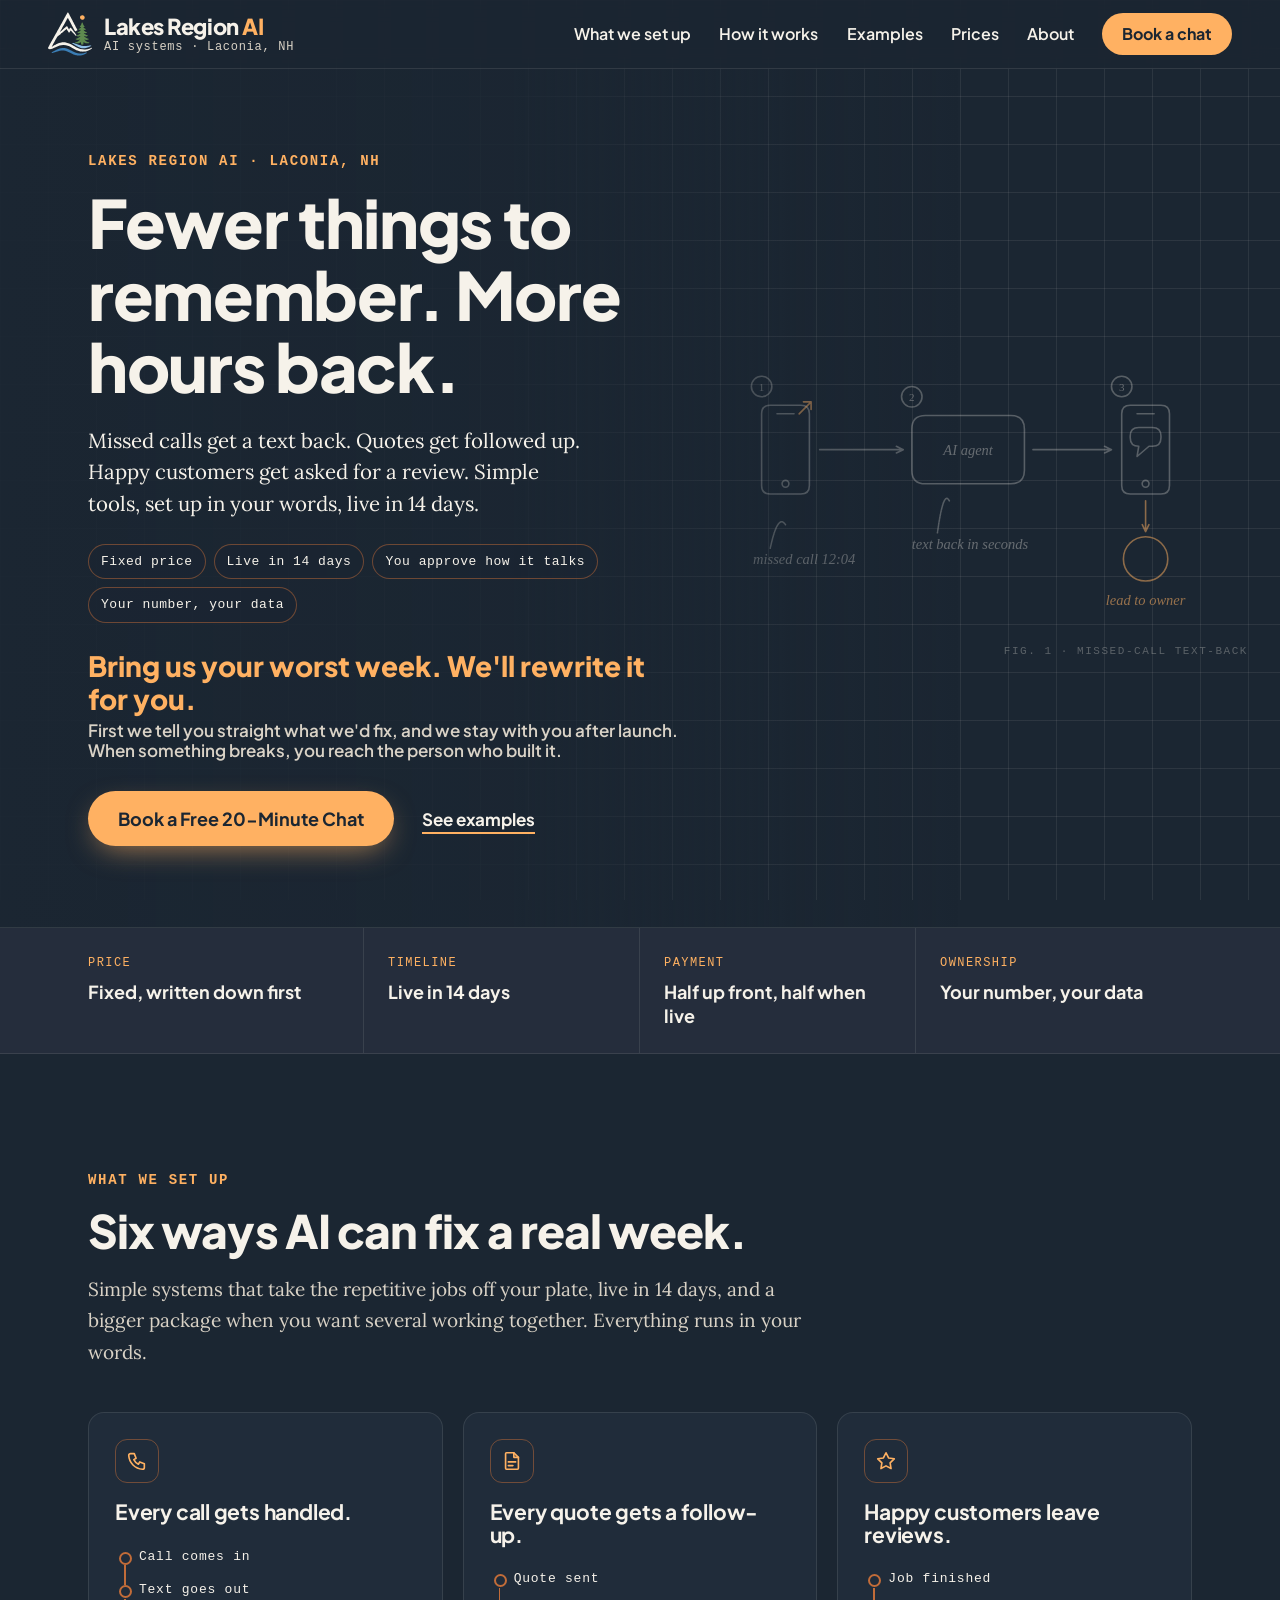
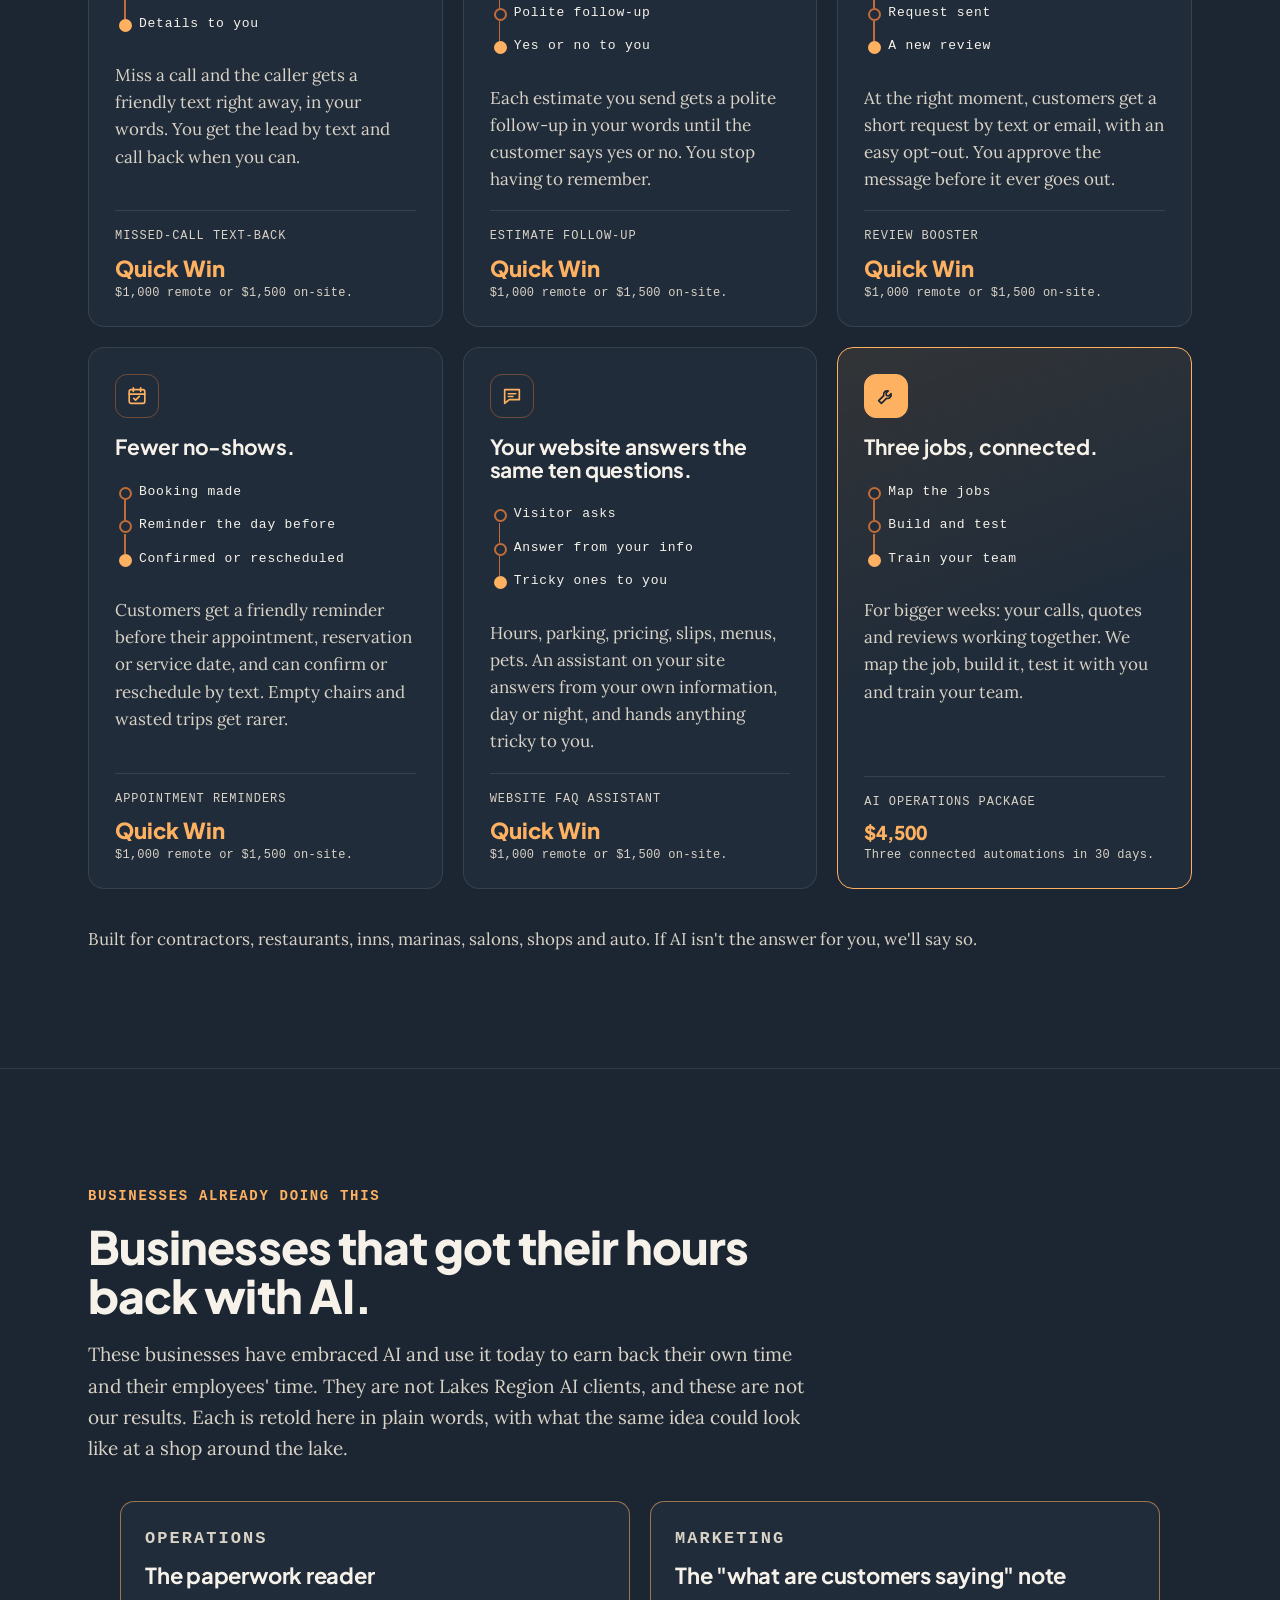
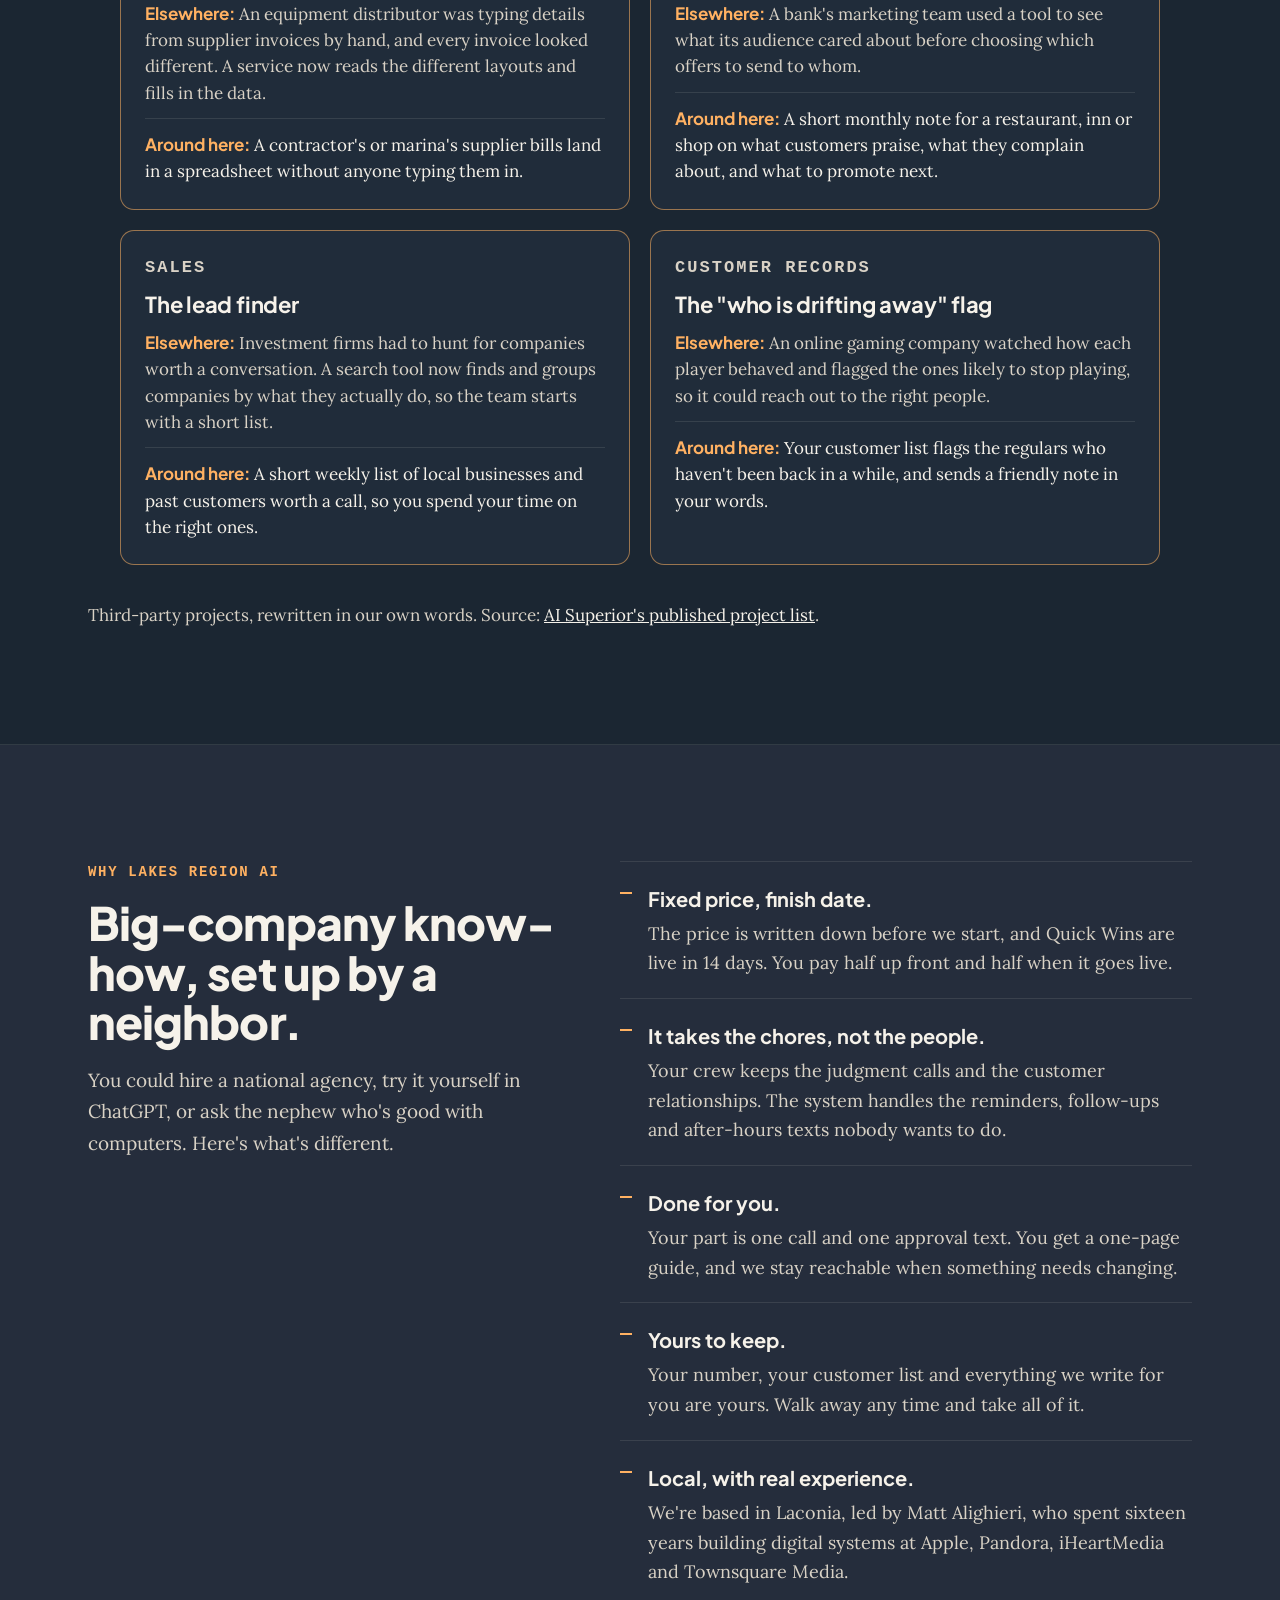
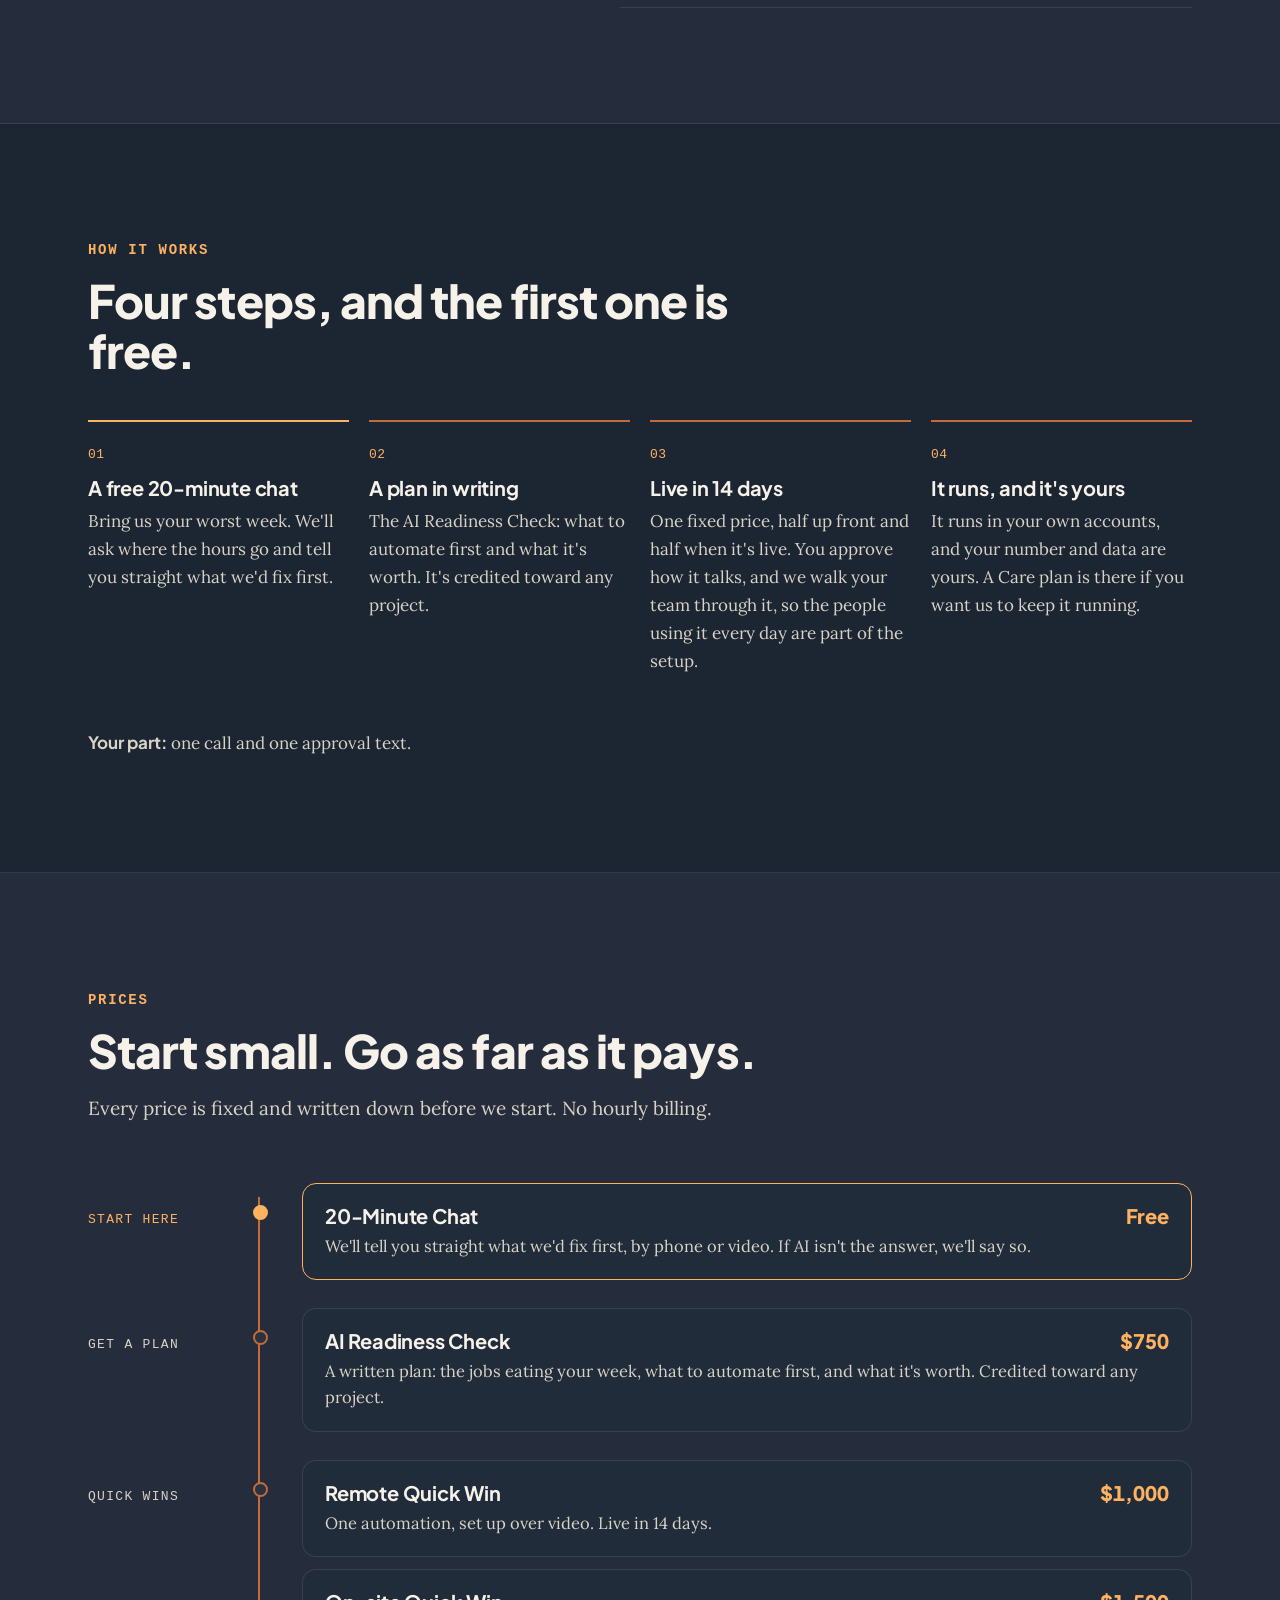
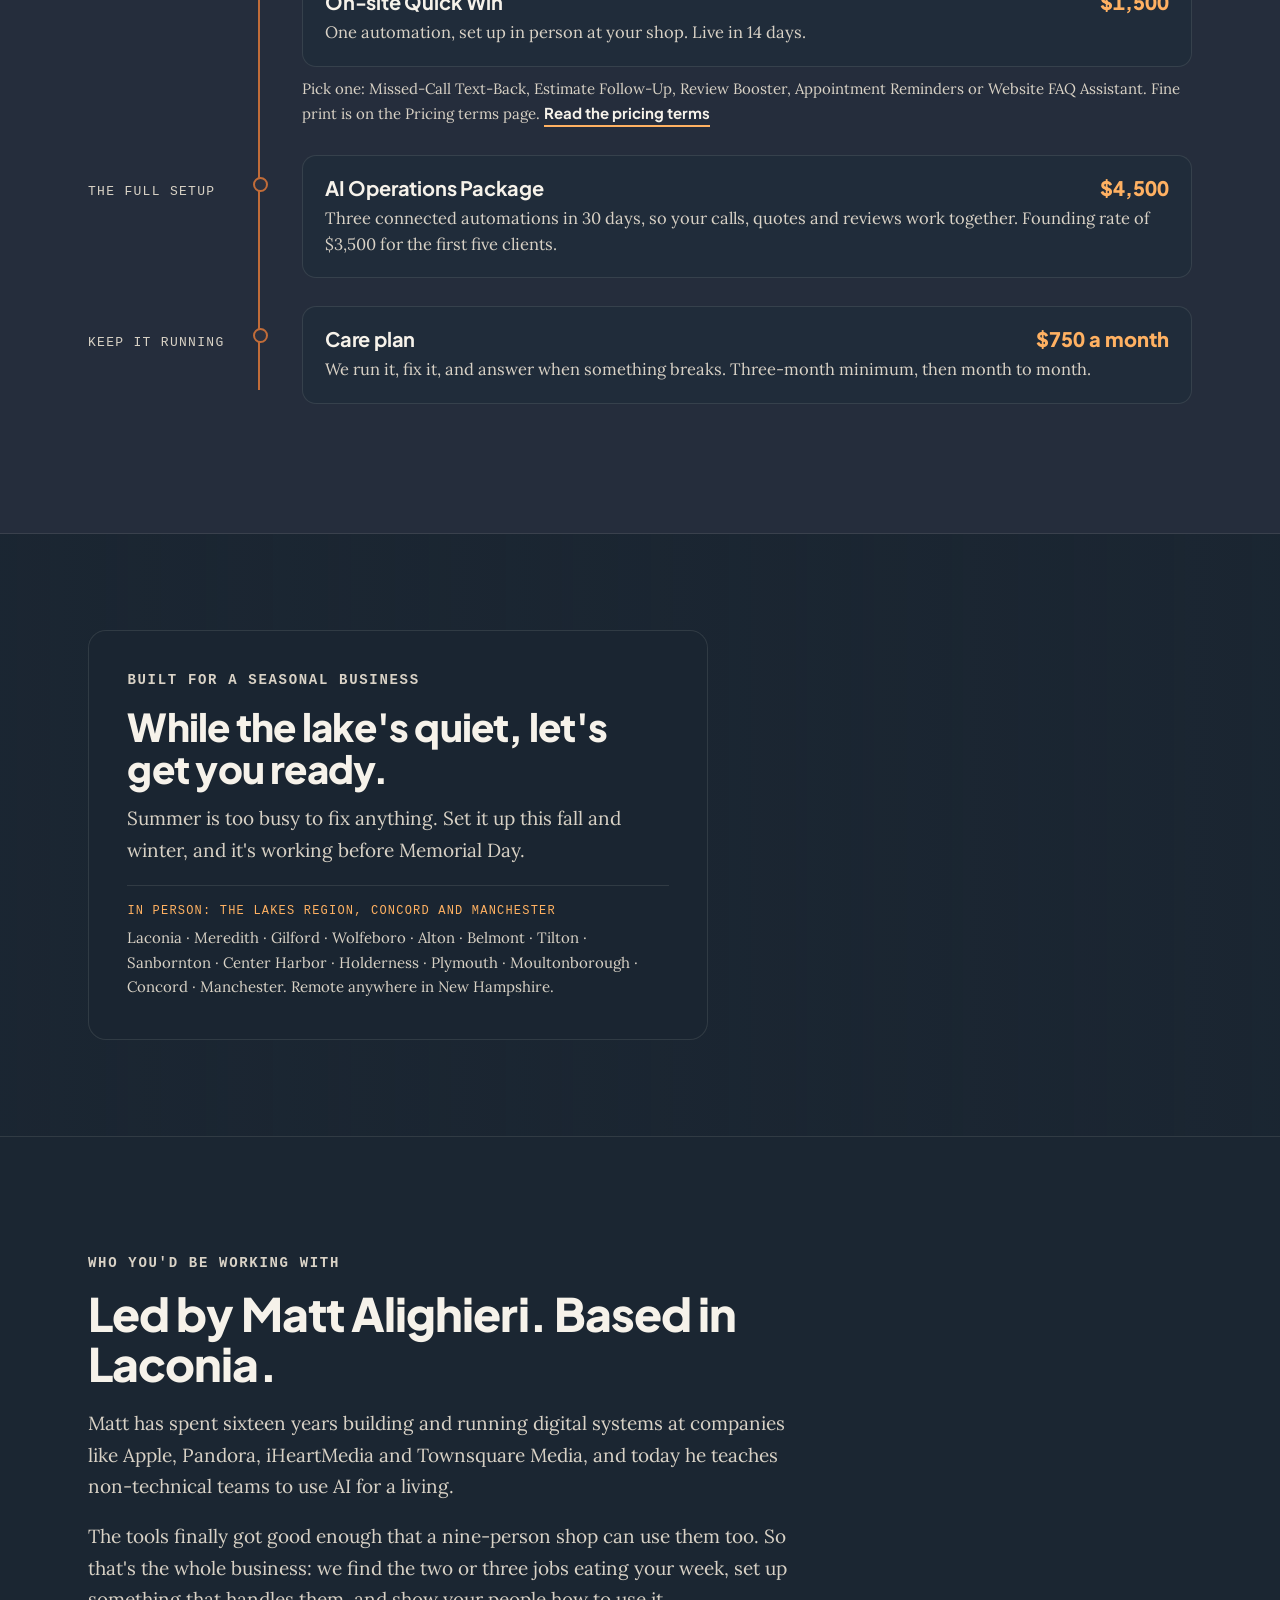
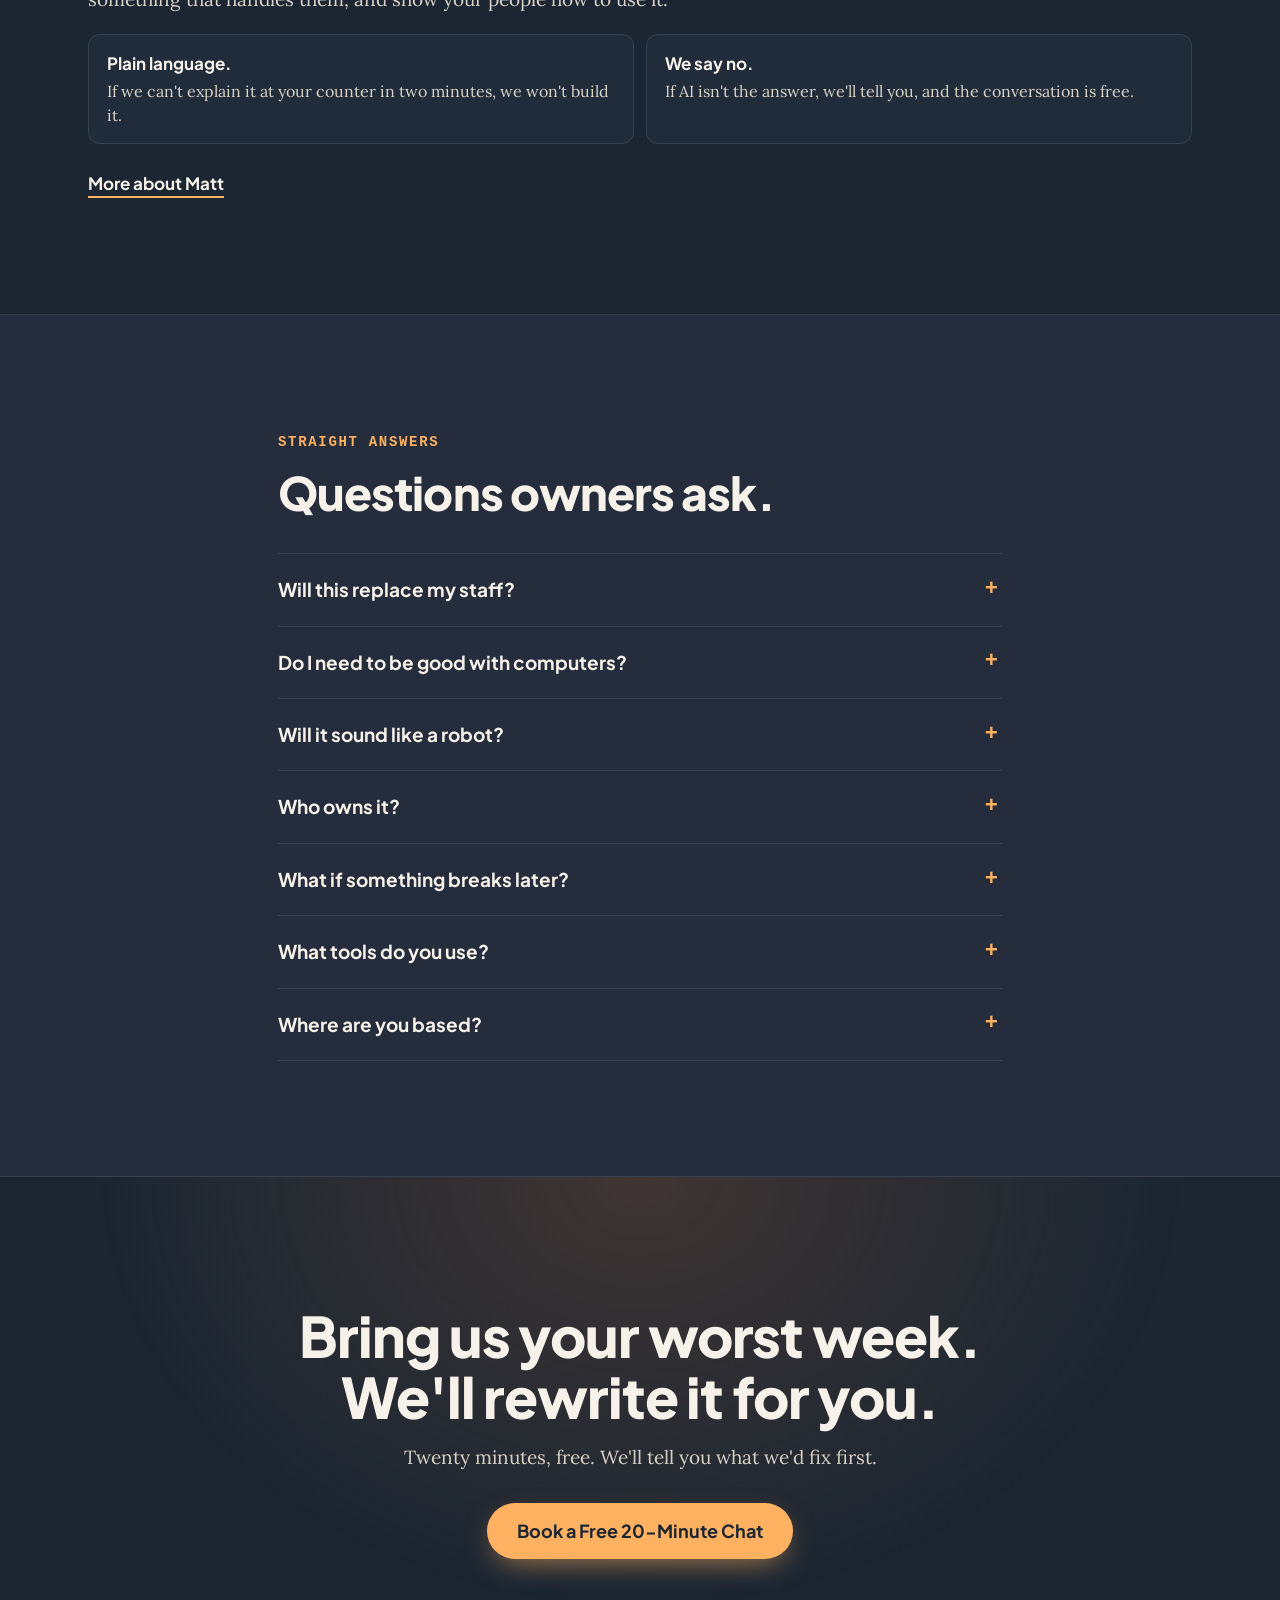
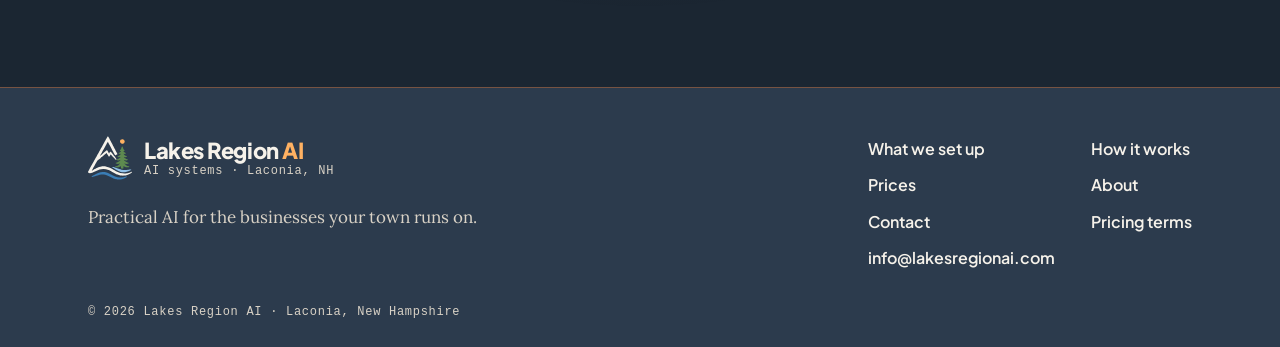
<file: index.html>
<!doctype html>
<html lang="en" data-season="fall"><head><meta charset="utf-8"><meta name="viewport" content="width=device-width,initial-scale=1">
<title>AI for Small Businesses in New Hampshire | Lakes Region AI</title>
<meta name="description" content="Bring us your worst week. We&#x27;ll rewrite it for you. Simple, fixed-price AI for New Hampshire small businesses, live in 14 days. Based in Laconia.">
<link rel="canonical" href="https://lakesregionai.com/">


<meta property="og:type" content="website"><meta property="og:site_name" content="Lakes Region AI"><meta property="og:locale" content="en_US"><meta property="og:url" content="https://lakesregionai.com/"><meta property="og:title" content="AI for Small Businesses in New Hampshire | Lakes Region AI"><meta property="og:description" content="Bring us your worst week. We&#x27;ll rewrite it for you. Simple, fixed-price AI for New Hampshire small businesses, live in 14 days. Based in Laconia."><meta property="og:image" content="https://lakesregionai.com/og-image.png"><meta property="og:image:width" content="1200"><meta property="og:image:height" content="630"><meta property="og:image:alt" content="Lakes Region AI. Practical AI for New Hampshire businesses. Fixed price, live in 14 days. Laconia, NH.">
<meta name="twitter:card" content="summary_large_image"><meta name="twitter:title" content="AI for Small Businesses in New Hampshire | Lakes Region AI"><meta name="twitter:description" content="Bring us your worst week. We&#x27;ll rewrite it for you. Simple, fixed-price AI for New Hampshire small businesses, live in 14 days. Based in Laconia."><meta name="twitter:image" content="https://lakesregionai.com/og-image.png"><meta name="twitter:image:alt" content="Lakes Region AI. Practical AI for New Hampshire businesses. Fixed price, live in 14 days. Laconia, NH.">
<meta name="geo.region" content="US-NH"><meta name="geo.placename" content="Laconia"><meta name="geo.position" content="43.5279;-71.4704"><meta name="ICBM" content="43.5279, -71.4704">
<link rel="icon" type="image/svg+xml" href="logo-mark.svg"><link rel="icon" type="image/png" sizes="32x32" href="favicon-32.png"><link rel="apple-touch-icon" sizes="180x180" href="apple-touch-icon.png"><link rel="manifest" href="site.webmanifest"><meta name="theme-color" content="#1B2632">
<link rel="preload" href="plus-jakarta-sans-latin-800-normal.woff2" as="font" type="font/woff2" crossorigin>
<link rel="stylesheet" href="colors.css">
<link rel="stylesheet" href="layout.css">
<link rel="stylesheet" href="blueprint.css">
<script type="application/ld+json">{"@context":"https://schema.org","@graph":[{"@type":"ProfessionalService","@id":"https://lakesregionai.com/#business","name":"Lakes Region AI","url":"https://lakesregionai.com/","email":"info@lakesregionai.com","logo":"https://lakesregionai.com/icon-512.png","image":"https://lakesregionai.com/og-image.png","description":"Bring us your worst week. We'll rewrite it for you. Lakes Region AI sets up simple, fixed-price AI for New Hampshire small businesses: missed-call text-back, estimate follow-up, review requests, appointment reminders and website assistants, live in 14 days. It takes the chores, not the people: your crew keeps the judgment calls and customer relationships, and you approve how it talks. Every price is posted and fixed before we start. Based in Laconia, in person across the Lakes Region, Concord and Manchester, and remote anywhere in New Hampshire. Start with a free 20-minute chat.","slogan":"Bring us your worst week. We'll rewrite it for you.","founder":{"@id":"https://lakesregionai.com/#matt"},"address":{"@type":"PostalAddress","addressLocality":"Laconia","addressRegion":"NH","addressCountry":"US"},"geo":{"@type":"GeoCoordinates","latitude":43.5279,"longitude":-71.4704},"areaServed":[{"@type":"State","name":"New Hampshire"},{"@type":"City","name":"Laconia, NH"},{"@type":"City","name":"Meredith, NH"},{"@type":"City","name":"Gilford, NH"},{"@type":"City","name":"Wolfeboro, NH"},{"@type":"City","name":"Alton, NH"},{"@type":"City","name":"Belmont, NH"},{"@type":"City","name":"Tilton, NH"},{"@type":"City","name":"Sanbornton, NH"},{"@type":"City","name":"Center Harbor, NH"},{"@type":"City","name":"Holderness, NH"},{"@type":"City","name":"Plymouth, NH"},{"@type":"City","name":"Moultonborough, NH"},{"@type":"City","name":"Concord, NH"},{"@type":"City","name":"Manchester, NH"}],"knowsAbout":["Artificial intelligence for small business","Missed-call text-back","AI phone answering","Estimate follow-up automation","Review requests","Appointment reminders","Website FAQ assistants","No-code automation"],"potentialAction":{"@type":"ReserveAction","name":"Book a free 20-minute chat","target":"https://calendly.com/matt-matthewalighieri/lakes-region-ai-chat"},"hasOfferCatalog":{"@type":"OfferCatalog","name":"Lakes Region AI services","itemListElement":[{"@type":"OfferCatalog","name":"Prices","itemListElement":[{"@type":"Offer","name":"20-Minute Chat","price":"0","priceCurrency":"USD","category":"Start here","url":"https://lakesregionai.com/#prices","itemOffered":{"@type":"Service","name":"20-Minute Chat","provider":{"@id":"https://lakesregionai.com/#business"},"description":"We'll tell you straight what we'd fix first, by phone or video. If AI isn't the answer, we'll say so."},"description":"We'll tell you straight what we'd fix first, by phone or video. If AI isn't the answer, we'll say so."},{"@type":"Offer","name":"AI Readiness Check","price":"750","priceCurrency":"USD","category":"Get a plan","url":"https://lakesregionai.com/#prices","itemOffered":{"@type":"Service","name":"AI Readiness Check","provider":{"@id":"https://lakesregionai.com/#business"},"description":"A written plan: the jobs eating your week, what to automate first, and what it's worth. Credited toward any project."},"description":"A written plan: the jobs eating your week, what to automate first, and what it's worth. Credited toward any project."},{"@type":"Offer","name":"Remote Quick Win","price":"1000","priceCurrency":"USD","category":"Quick wins","url":"https://lakesregionai.com/#prices","itemOffered":{"@type":"Service","name":"Remote Quick Win","provider":{"@id":"https://lakesregionai.com/#business"},"description":"One automation, set up over video. Live in 14 days."},"description":"One automation, set up over video. Live in 14 days."},{"@type":"Offer","name":"On-site Quick Win","price":"1500","priceCurrency":"USD","category":"Quick wins","url":"https://lakesregionai.com/#prices","itemOffered":{"@type":"Service","name":"On-site Quick Win","provider":{"@id":"https://lakesregionai.com/#business"},"description":"One automation, set up in person at your shop. Live in 14 days."},"description":"One automation, set up in person at your shop. Live in 14 days."},{"@type":"Offer","name":"AI Operations Package","price":"4500","priceCurrency":"USD","category":"The full setup","url":"https://lakesregionai.com/#prices","itemOffered":{"@type":"Service","name":"AI Operations Package","provider":{"@id":"https://lakesregionai.com/#business"},"description":"Three connected automations in 30 days, so your calls, quotes and reviews work together. Founding rate of $3,500 for the first five clients."},"description":"Three connected automations in 30 days, so your calls, quotes and reviews work together. Founding rate of $3,500 for the first five clients."},{"@type":"Offer","name":"Care plan","price":"750","priceCurrency":"USD","category":"Keep it running","url":"https://lakesregionai.com/#prices","itemOffered":{"@type":"Service","name":"Care plan","provider":{"@id":"https://lakesregionai.com/#business"},"description":"We run it, fix it, and answer when something breaks. Three-month minimum, then month to month."},"description":"We run it, fix it, and answer when something breaks. Three-month minimum, then month to month.","priceSpecification":{"@type":"UnitPriceSpecification","price":"750","priceCurrency":"USD","unitText":"MONTH","referenceQuantity":{"@type":"QuantitativeValue","value":1,"unitCode":"MON"}}}]},{"@type":"OfferCatalog","name":"Quick Win systems","itemListElement":[{"@type":"Offer","itemOffered":{"@type":"Service","name":"Missed-Call Text-Back","description":"Every call gets handled. Miss a call and the caller gets a friendly text right away, in your words. You get the lead by text and call back when you can.","provider":{"@id":"https://lakesregionai.com/#business"},"areaServed":{"@type":"State","name":"New Hampshire"}}},{"@type":"Offer","itemOffered":{"@type":"Service","name":"Estimate Follow-Up","description":"Every quote gets a follow-up. Each estimate you send gets a polite follow-up in your words until the customer says yes or no. You stop having to remember.","provider":{"@id":"https://lakesregionai.com/#business"},"areaServed":{"@type":"State","name":"New Hampshire"}}},{"@type":"Offer","itemOffered":{"@type":"Service","name":"Review Booster","description":"Happy customers leave reviews. At the right moment, customers get a short request by text or email, with an easy opt-out. You approve the message before it ever goes out.","provider":{"@id":"https://lakesregionai.com/#business"},"areaServed":{"@type":"State","name":"New Hampshire"}}},{"@type":"Offer","itemOffered":{"@type":"Service","name":"Appointment Reminders","description":"Fewer no-shows. Customers get a friendly reminder before their appointment, reservation or service date, and can confirm or reschedule by text. Empty chairs and wasted trips get rarer.","provider":{"@id":"https://lakesregionai.com/#business"},"areaServed":{"@type":"State","name":"New Hampshire"}}},{"@type":"Offer","itemOffered":{"@type":"Service","name":"Website FAQ Assistant","description":"Your website answers the same ten questions. Hours, parking, pricing, slips, menus, pets. An assistant on your site answers from your own information, day or night, and hands anything tricky to you.","provider":{"@id":"https://lakesregionai.com/#business"},"areaServed":{"@type":"State","name":"New Hampshire"}}},{"@type":"Offer","itemOffered":{"@type":"Service","name":"AI Operations Package","description":"Three jobs, connected. For bigger weeks: your calls, quotes and reviews working together. We map the job, build it, test it with you and train your team.","provider":{"@id":"https://lakesregionai.com/#business"},"areaServed":{"@type":"State","name":"New Hampshire"}}}]}]}},{"@type":"WebSite","@id":"https://lakesregionai.com/#website","url":"https://lakesregionai.com/","name":"Lakes Region AI","publisher":{"@id":"https://lakesregionai.com/#business"},"inLanguage":"en-US"},{"@type":"WebPage","@id":"https://lakesregionai.com/#webpage","url":"https://lakesregionai.com/","name":"AI for Small Businesses in New Hampshire | Lakes Region AI","description":"Bring us your worst week. We'll rewrite it for you. Simple, fixed-price AI for New Hampshire small businesses, live in 14 days. Based in Laconia.","isPartOf":{"@id":"https://lakesregionai.com/#website"},"about":{"@id":"https://lakesregionai.com/#business"},"primaryImageOfPage":{"@type":"ImageObject","url":"https://lakesregionai.com/og-image.png"},"inLanguage":"en-US","dateModified":"2026-10-20"},{"@type":"Person","@id":"https://lakesregionai.com/#matt","name":"Matt Alighieri","jobTitle":"Founder","worksFor":{"@id":"https://lakesregionai.com/#business"},"address":{"@type":"PostalAddress","addressLocality":"Laconia","addressRegion":"NH","addressCountry":"US"},"description":"Sixteen years building and running digital systems at companies like Apple, Pandora, iHeartMedia and Townsquare Media; teaches non-technical teams to use AI.","knowsAbout":["Artificial intelligence","Digital systems","Small business automation"]},{"@type":"FAQPage","@id":"https://lakesregionai.com/#faq","mainEntity":[{"@type":"Question","name":"Will this replace my staff?","acceptedAnswer":{"@type":"Answer","text":"No. It takes the repetitive jobs off their plate, like chasing quotes and answering the same questions. We set it up with the people who'll use it, so it works the way they already work."}},{"@type":"Question","name":"Do I need to be good with computers?","acceptedAnswer":{"@type":"Answer","text":"No. Your part is one call and one approval text. You get a one-page guide, and nothing asks more than two to four clicks of you."}},{"@type":"Question","name":"Will it sound like a robot?","acceptedAnswer":{"@type":"Answer","text":"It sounds like you. Every message is written in your words, and you approve it before it ever goes to a customer."}},{"@type":"Question","name":"Who owns it?","acceptedAnswer":{"@type":"Answer","text":"You do. It runs in your own accounts, and your phone number, customer list and everything we write for you are yours. You pay your own software bills directly, and 30 days of fixes are included after it goes live."}},{"@type":"Question","name":"What if something breaks later?","acceptedAnswer":{"@type":"Answer","text":"That's what the Care plan is for. We run it, fix it, and reply within one business day when something breaks. It's optional, with a three-month minimum, then month to month."}},{"@type":"Question","name":"What tools do you use?","acceptedAnswer":{"@type":"Answer","text":"Standard, widely used no-code tools. Nothing custom or fragile, and all of it in accounts in your name. The fine print is on the pricing terms page."}},{"@type":"Question","name":"Where are you based?","acceptedAnswer":{"@type":"Answer","text":"Laconia. We work in person in the Lakes Region, Concord and Manchester, and remotely anywhere in New Hampshire."}}],"isPartOf":{"@id":"https://lakesregionai.com/#webpage"}}]}</script>
<script src="catalog.js" defer></script>
<script src="behavior.js" defer></script>
<script src="schematic.js" defer></script>
</head><body>
<a class="skip" href="#main">Skip to content</a>

<header class="topbar">
  <a class="lockup" href="index.html" aria-label="Lakes Region AI, home">
    <svg class="mark" viewBox="0 0 693.5 679.5" aria-hidden="true"><g fill-rule="evenodd"><path fill="#F6F2EA" d="M528.50,617.22 C524.79,616.86 519.16,616.08 516.00,615.49 C512.84,614.90 509.04,614.20 507.56,613.94 C499.36,612.49 476.38,605.80 464.55,601.42 C443.06,593.46 414.93,579.20 382.75,559.98 C356.19,544.11 342.53,537.06 323.25,529.24 C293.75,517.28 262.09,511.14 239.11,512.93 C192.80,516.52 175.91,521.77 118.96,550.25 C76.30,571.58 53.07,579.48 30.50,580.34 C5.47,581.30 -6.85,566.44 4.23,548.64 C5.44,546.69 9.74,539.05 13.78,531.67 C17.82,524.29 21.86,517.01 22.76,515.50 C23.66,513.99 26.92,508.15 30.00,502.54 C33.09,496.92 37.98,488.15 40.87,483.04 C47.06,472.12 51.25,464.53 71.22,428.00 C79.41,413.01 88.09,397.26 90.50,393.00 C92.90,388.74 97.52,380.52 100.75,374.75 C103.98,368.98 109.83,358.62 113.74,351.75 C117.65,344.88 122.54,336.21 124.61,332.50 C126.68,328.79 129.82,323.16 131.60,320.00 C133.38,316.84 136.76,310.76 139.10,306.50 C141.45,302.24 146.51,293.12 150.35,286.25 C162.47,264.58 169.51,251.96 173.25,245.25 C175.24,241.68 179.18,234.59 182.01,229.50 C184.84,224.41 188.22,218.45 189.52,216.25 C190.81,214.05 193.45,209.32 195.38,205.75 C197.30,202.18 199.77,197.68 200.85,195.75 C205.78,187.01 214.27,171.64 224.35,153.25 C230.06,142.84 237.29,129.69 245.26,115.25 C249.64,107.30 259.91,88.64 273.74,63.50 C278.35,55.11 285.21,42.74 288.99,36.00 C308.85,0.55 307.81,2.14 312.03,0.74 C317.44,-1.06 320.77,1.48 325.52,11.00 C327.23,14.44 330.21,20.17 332.14,23.75 C335.40,29.79 339.04,36.83 361.23,80.00 C365.83,88.94 369.99,96.92 370.47,97.75 C370.96,98.58 374.35,105.10 378.00,112.25 C381.65,119.40 387.50,130.65 390.99,137.25 C394.48,143.85 399.66,153.75 402.49,159.25 C409.86,173.56 414.12,181.79 425.15,203.00 C430.51,213.31 435.37,222.65 435.94,223.75 C436.52,224.85 442.41,236.16 449.05,248.89 C463.43,276.49 463.33,276.25 462.24,279.52 C461.25,282.52 462.55,281.61 447.25,290.00 C431.38,298.70 431.24,298.76 428.11,297.60 L425.75,296.73 L417.97,282.24 C409.02,265.58 400.56,249.68 387.25,224.50 C382.09,214.74 375.45,202.25 372.49,196.75 C369.54,191.25 365.49,183.60 363.50,179.75 C361.50,175.90 357.56,168.36 354.75,163.00 C351.94,157.64 346.53,147.29 342.73,140.00 C336.25,127.55 331.31,118.23 318.45,94.25 C315.51,88.75 312.83,84.25 312.51,84.25 C312.18,84.25 309.51,88.75 306.57,94.25 C303.63,99.75 299.97,106.39 298.43,109.00 C296.89,111.61 294.41,116.00 292.91,118.75 C289.28,125.44 276.24,148.85 269.25,161.25 C266.16,166.75 259.96,177.89 255.50,186.00 C239.08,215.81 236.28,220.88 232.75,227.25 C230.76,230.82 225.70,240.05 221.51,247.75 C213.63,262.21 206.81,274.42 202.25,282.25 C200.80,284.73 199.01,287.99 198.26,289.50 C196.58,292.88 190.86,303.38 188.89,306.68 L187.44,309.11 L188.85,308.10 C189.63,307.55 192.06,305.55 194.26,303.66 C196.45,301.77 199.93,298.88 201.99,297.25 C204.05,295.61 208.86,291.57 212.67,288.26 C216.49,284.95 220.92,281.12 222.53,279.75 C224.13,278.38 228.18,274.89 231.52,272.00 C234.87,269.11 240.14,264.61 243.23,262.00 C251.79,254.76 258.13,249.25 271.17,237.76 C292.54,218.91 292.28,219.12 295.26,218.18 C297.86,217.36 298.14,217.36 300.74,218.18 C304.23,219.28 304.45,219.59 311.74,233.25 C317.47,243.99 328.57,264.35 330.77,268.16 L331.87,270.06 L334.63,265.41 C336.16,262.85 338.80,258.16 340.51,255.00 C346.16,244.56 347.82,242.40 351.05,241.29 C355.27,239.83 358.08,240.97 362.22,245.78 C370.48,255.40 390.05,279.41 395.00,286.00 C396.76,288.34 400.35,292.95 403.00,296.25 C405.64,299.55 410.49,305.69 413.78,309.89 C417.06,314.09 421.04,319.16 422.62,321.14 C424.20,323.13 428.57,328.91 432.33,334.00 C440.39,344.91 443.08,348.40 445.66,351.30 C446.71,352.48 448.00,354.56 448.52,355.93 L449.46,358.41 L448.20,362.15 C446.81,366.31 446.09,367.17 443.22,368.17 C439.72,369.38 437.82,368.31 431.61,361.59 C428.66,358.40 423.32,352.74 419.75,349.01 C413.24,342.23 407.64,336.19 397.01,324.50 C387.74,314.31 357.93,283.00 357.50,283.00 C357.07,283.00 352.70,290.30 344.48,304.75 C338.57,315.15 337.29,316.70 333.69,317.84 C331.22,318.61 330.95,318.61 328.42,317.70 C325.34,316.59 324.39,315.36 319.39,306.00 C317.70,302.84 313.70,295.64 310.49,290.00 C307.28,284.36 303.58,277.73 302.27,275.25 C297.39,266.09 293.29,258.99 292.95,259.12 C292.35,259.35 279.54,270.01 273.26,275.51 C266.92,281.05 260.42,286.59 246.28,298.50 C238.57,304.99 231.23,311.26 209.77,329.68 C206.20,332.75 201.92,336.49 200.27,338.00 C197.08,340.92 188.32,348.44 185.69,350.52 C184.84,351.20 181.81,353.77 178.97,356.25 C173.74,360.81 170.02,363.96 154.75,376.76 L146.25,383.89 L139.79,395.32 C136.24,401.61 132.17,408.77 130.73,411.25 C127.96,416.04 123.68,423.68 110.25,447.75 C105.65,456.00 99.02,467.81 95.51,474.00 C85.78,491.15 80.15,501.28 74.25,512.25 C71.29,517.75 67.34,525.06 65.48,528.50 C60.49,537.70 60.00,538.67 60.25,538.91 C60.54,539.21 73.92,532.57 82.50,527.87 C97.21,519.82 105.27,515.35 105.75,514.99 C107.07,513.97 127.17,503.47 139.00,497.63 C155.29,489.57 171.53,483.38 190.25,478.09 C193.23,477.24 197.14,476.32 209.75,473.50 C210.85,473.25 213.55,472.81 215.75,472.52 C217.95,472.23 221.37,471.77 223.35,471.49 C228.03,470.85 253.18,470.85 260.25,471.50 C268.44,472.25 274.88,472.98 278.25,473.54 C315.09,479.70 347.66,492.58 395.50,519.88 C409.63,527.95 429.87,539.65 435.00,542.72 C440.17,545.81 458.66,555.22 468.25,559.64 C493.28,571.19 520.25,578.99 544.98,581.86 C562.32,583.87 597.65,582.41 615.04,578.97 C616.53,578.67 619.48,578.33 621.60,578.21 C630.29,577.71 673.64,564.03 680.28,559.69 C685.73,556.12 691.06,557.03 692.69,561.79 C693.62,564.54 692.80,567.55 690.62,569.42 C666.85,589.66 627.22,607.51 591.75,613.94 C583.26,615.48 580.17,615.90 565.72,617.50 C559.47,618.19 536.69,618.02 528.50,617.22 Z"/><path fill="#3A7DB5" d="M471.00,679.00 C454.83,677.17 447.45,675.67 428.75,670.39 C418.87,667.61 410.44,664.83 401.75,661.49 C389.38,656.75 371.96,648.81 356.50,640.86 C302.93,613.32 281.47,605.44 247.75,600.92 C241.12,600.03 216.10,600.02 209.00,600.90 C195.04,602.64 174.55,606.74 162.09,610.30 C152.47,613.05 142.57,616.25 132.00,620.04 C97.24,632.49 86.12,636.10 70.52,640.03 C62.45,642.06 58.91,641.29 57.17,637.13 C55.45,633.02 57.85,630.17 67.50,624.84 C75.91,620.19 82.90,616.21 95.95,608.66 C129.33,589.33 157.19,576.46 180.50,569.60 C185.10,568.25 187.68,567.60 196.75,565.50 C197.85,565.24 200.10,564.78 201.75,564.47 C203.40,564.16 205.76,563.72 207.00,563.48 C242.81,556.64 283.83,563.41 332.76,584.25 C337.99,586.48 366.63,600.79 378.75,607.24 C422.27,630.39 459.01,642.93 493.75,646.49 C510.94,648.25 521.52,648.45 532.75,647.24 C536.60,646.83 541.10,646.37 542.75,646.22 C549.81,645.58 552.68,645.01 573.00,640.17 C578.03,638.98 591.48,634.83 599.47,632.01 C609.34,628.53 612.60,628.71 614.32,632.83 C615.87,636.56 614.14,639.45 607.84,643.65 C579.89,662.25 543.05,675.39 510.00,678.56 C503.38,679.20 475.54,679.51 471.00,679.00 Z"/><path fill="#8FC0E8" d="M550.50,564.22 C549.81,564.11 547.11,563.77 544.50,563.47 C537.13,562.61 529.44,561.16 520.75,559.00 C517.13,558.10 497.43,551.47 496.25,550.76 C495.70,550.42 494.35,549.87 493.25,549.52 C492.15,549.17 490.80,548.61 490.25,548.27 C489.70,547.93 488.35,547.36 487.25,547.00 C486.15,546.64 484.01,545.74 482.50,544.98 C480.99,544.23 476.38,541.98 472.25,539.98 C468.12,537.97 463.87,535.78 462.80,535.11 C461.72,534.44 459.81,533.33 458.55,532.64 C456.13,531.33 453.24,529.73 449.50,527.63 C448.26,526.94 446.57,526.03 445.75,525.61 C444.93,525.19 443.68,524.45 442.99,523.97 C441.76,523.11 438.30,521.16 435.25,519.60 C434.43,519.18 432.85,518.24 431.75,517.50 C430.65,516.77 429.40,516.04 428.96,515.88 C428.53,515.73 425.88,514.12 423.08,512.30 C420.27,510.49 417.81,509.00 417.61,509.00 C417.40,509.00 416.07,508.21 414.64,507.25 C413.21,506.29 411.86,505.50 411.64,505.50 C411.41,505.50 410.40,504.94 409.39,504.25 C408.38,503.56 406.53,502.44 405.27,501.76 C404.02,501.08 401.92,499.93 400.62,499.20 C399.32,498.48 396.68,497.05 394.75,496.03 C392.82,495.01 390.24,493.61 389.00,492.92 C387.76,492.23 385.51,491.00 384.00,490.18 C378.66,487.28 378.32,482.26 383.36,480.52 C385.54,479.77 394.71,480.32 399.00,481.46 C399.96,481.72 402.21,482.29 404.00,482.72 C408.20,483.75 440.44,494.43 441.75,495.24 C442.30,495.57 444.32,496.36 446.25,496.98 C448.18,497.60 450.20,498.39 450.75,498.73 C451.30,499.07 453.32,499.86 455.25,500.48 C457.18,501.10 459.20,501.89 459.75,502.23 C460.30,502.57 462.32,503.36 464.25,503.98 C466.18,504.60 468.44,505.50 469.28,505.98 C470.12,506.46 473.05,507.59 475.78,508.48 C478.51,509.38 481.20,510.39 481.75,510.73 C482.30,511.07 487.48,512.86 493.25,514.71 C511.12,520.44 515.08,521.56 526.50,524.06 C527.74,524.34 529.54,524.75 530.50,524.99 C532.29,525.43 542.31,527.03 549.00,527.95 C571.71,531.07 600.92,530.13 633.50,525.23 C636.11,524.83 641.17,524.07 644.75,523.53 C648.33,523.00 653.16,522.31 655.50,522.00 C657.84,521.70 661.10,521.25 662.75,521.00 C674.22,519.28 679.39,519.91 680.76,523.19 C682.37,527.05 680.62,528.72 669.00,534.37 C662.17,537.69 660.44,538.49 654.62,541.04 C653.32,541.61 651.69,542.37 651.00,542.72 C650.31,543.08 648.85,543.65 647.75,544.00 C646.65,544.35 645.50,544.83 645.20,545.07 C644.89,545.31 643.39,545.93 641.87,546.46 C640.35,546.98 638.57,547.74 637.92,548.15 C635.79,549.49 607.85,558.31 600.50,559.95 C599.26,560.23 596.79,560.79 595.00,561.20 C593.21,561.60 589.95,562.19 587.75,562.50 C585.55,562.80 582.40,563.29 580.75,563.57 C577.78,564.08 552.91,564.62 550.50,564.22 Z"/><path fill="#5E8A4F" d="M522.69,506.78 C520.15,505.68 520.00,504.53 520.00,486.18 L520.00,469.50 L515.75,469.50 C511.95,469.50 511.50,469.60 511.50,470.43 C511.50,472.43 510.35,474.55 508.83,475.34 C504.86,477.39 491.27,482.66 485.57,484.36 L479.25,486.25 L460.75,486.25 L442.25,486.25 L437.07,484.79 C429.28,482.59 426.75,480.44 426.75,476.00 C426.75,471.91 430.12,468.91 435.44,468.26 C451.72,466.28 463.29,462.04 478.25,452.57 C487.42,446.76 500.51,434.70 505.97,427.04 L507.06,425.51 L504.66,426.56 C485.72,434.83 457.77,435.33 441.01,427.70 C435.78,425.32 434.03,421.74 436.08,417.61 C437.58,414.58 439.73,413.50 445.43,412.93 C464.38,411.01 482.15,402.37 497.66,387.54 C502.00,383.39 511.26,372.59 510.84,372.17 C510.76,372.09 509.48,372.48 508.01,373.04 C496.59,377.38 481.55,379.33 471.46,377.78 C455.21,375.28 447.57,370.88 448.72,364.71 C449.49,360.61 452.33,359.03 461.25,357.74 C477.66,355.37 496.13,344.69 506.87,331.35 C510.29,327.10 513.67,322.50 513.37,322.50 C513.26,322.50 510.04,323.29 506.21,324.25 C495.17,327.03 485.18,326.76 474.65,323.40 C465.13,320.36 462.25,315.44 466.82,310.00 C468.19,308.38 470.89,307.44 477.00,306.45 C491.71,304.07 507.00,292.33 516.27,276.30 L517.69,273.84 L516.22,274.24 C514.32,274.75 512.21,275.21 507.08,276.23 C502.29,277.18 498.30,276.80 491.25,274.72 C482.67,272.19 479.55,268.16 481.80,262.52 C482.86,259.88 484.66,258.84 490.83,257.32 C501.54,254.67 509.28,248.82 516.47,237.96 C519.13,233.95 521.90,228.23 521.42,227.75 C521.30,227.63 519.98,227.86 518.48,228.26 C511.77,230.05 504.91,228.11 502.99,223.89 C501.01,219.52 502.21,216.91 508.24,212.48 C513.39,208.69 516.73,204.09 521.49,194.25 C526.00,184.91 527.19,181.11 529.22,169.48 C530.71,161.01 532.98,158.52 539.25,158.52 C545.52,158.52 547.79,161.01 549.28,169.48 C551.31,181.11 552.50,184.91 557.01,194.25 C561.77,204.09 565.11,208.69 570.26,212.48 C576.29,216.91 577.49,219.52 575.51,223.89 C573.59,228.11 566.73,230.05 560.02,228.26 C558.52,227.86 557.20,227.63 557.08,227.75 C556.60,228.23 559.37,233.95 562.03,237.96 C569.22,248.82 576.96,254.67 587.67,257.32 C593.84,258.84 595.64,259.88 596.70,262.52 C598.95,268.16 595.83,272.19 587.25,274.72 C580.20,276.80 576.21,277.18 571.42,276.23 C566.29,275.21 564.18,274.75 562.28,274.24 L560.81,273.84 L562.23,276.30 C571.50,292.33 586.79,304.07 601.50,306.45 C607.61,307.44 610.31,308.38 611.68,310.00 C618.73,318.38 606.60,326.00 586.21,326.00 C579.89,326.00 578.58,325.83 572.29,324.25 C568.46,323.29 565.24,322.50 565.13,322.50 C564.83,322.50 568.21,327.10 571.63,331.35 C582.37,344.69 600.84,355.37 617.25,357.74 C626.17,359.03 629.01,360.61 629.78,364.71 C630.93,370.88 623.29,375.28 607.04,377.78 C596.95,379.33 581.91,377.38 570.49,373.04 C569.02,372.48 567.74,372.09 567.66,372.17 C567.24,372.59 576.50,383.39 580.84,387.54 C596.35,402.37 614.12,411.01 633.07,412.93 C638.77,413.50 640.92,414.58 642.42,417.61 C644.47,421.74 642.72,425.32 637.49,427.70 C620.73,435.33 592.78,434.83 573.84,426.56 L571.44,425.51 L572.53,427.04 C577.99,434.70 591.08,446.76 600.25,452.57 C615.21,462.04 626.78,466.28 643.06,468.26 C648.38,468.91 651.75,471.91 651.75,476.00 C651.75,480.44 649.22,482.59 641.43,484.79 L636.25,486.25 L617.75,486.25 L599.25,486.25 L592.93,484.36 C587.23,482.66 573.64,477.39 569.67,475.34 C568.15,474.55 567.00,472.43 567.00,470.43 C567.00,469.60 566.55,469.50 562.75,469.50 L558.50,469.50 L558.50,486.18 C558.50,504.70 558.37,505.69 555.70,506.80 C553.32,507.80 524.98,507.78 522.69,506.78 Z"/><path fill="#FFB162" d="M533.25,116.05 C503.81,108.03 494.20,74.76 515.24,53.75 C535.21,33.82 566.60,41.28 576.46,68.31 C583.42,87.37 572.75,107.90 552.18,115.07 C546.32,117.11 538.61,117.51 533.25,116.05 Z"/></g></svg>
    <span class="lockup-text"><span class="lockup-name">Lakes Region <b>AI</b></span><span class="lockup-sub">AI systems · Laconia, NH</span></span>
  </a>
  <nav class="topnav" aria-label="Main">
    <a href="#what">What we set up</a>
    <a href="#how">How it works</a>
    <a href="#examples">Examples</a>
    <a href="#prices">Prices</a>
    <a href="about.html">About</a>
    <a class="btn btn-sm" href="https://calendly.com/matt-matthewalighieri/lakes-region-ai-chat" data-book-short>Book a chat</a>
  </nav>
</header>

<main id="main">

<section data-schematic="textback" class="hero">
  <div class="hero-photo slot" data-slot="backdrop" role="img"></div>
  <div class="hero-shade" aria-hidden="true"></div>
  <div class="hero-inner">
    <div class="hero-copy">
      <p class="eyebrow">Lakes Region AI · Laconia, NH</p>
      <h1>Fewer things to remember. More hours back.</h1>
      <p class="lead">Missed calls get a text back. Quotes get followed up. Happy customers get asked for a review. Simple tools, set up in your words, live in 14 days.</p>
      <ul class="proof" aria-label="The deal">
        <li>Fixed price</li><li>Live in 14 days</li><li>You approve how it talks</li><li>Your number, your data</li>
      </ul>
      <p class="hero-worst">Bring us your worst week. We'll rewrite it for you. <span>First we tell you straight what we'd fix, and we stay with you after launch. When something breaks, you reach the person who built it.</span></p>
      <div class="btnrow">
        <a class="btn" data-book href="https://calendly.com/matt-matthewalighieri/lakes-region-ai-chat">Book a Free 20-Minute Chat</a>
        <a class="textlink" href="#examples">See examples</a>
      </div>
    </div>

  </div>
  <a class="owl-tag owl-wide" id="promo" href="apply.html" hidden></a>
</section>

<section class="spec" aria-label="How every job works">
  <dl class="spec-grid">
    <div><dt>Price</dt><dd>Fixed, written down first</dd></div>
    <div><dt>Timeline</dt><dd>Live in 14 days</dd></div>
    <div><dt>Payment</dt><dd>Half up front, half when live</dd></div>
    <div><dt>Ownership</dt><dd>Your number, your data</dd></div>
  </dl>
</section>

<section data-schematic="estimates" class="band" id="what" aria-labelledby="what-title">
  <div class="wrap">
    <p class="eyebrow">What we set up</p>
    <h2 id="what-title">Six ways AI can fix a real week.</h2>
    <p class="intro">Simple systems that take the repetitive jobs off your plate, live in 14 days, and a bigger package when you want several working together. Everything runs in your words.</p>
    <div class="wins" id="wins"></div>
    <p class="aside-line">Built for contractors, restaurants, inns, marinas, salons, shops and auto. If AI isn't the answer for you, we'll say so.</p>
  </div>
</section>

<section data-schematic="reviews" class="band examples" id="examples" aria-labelledby="examples-title">
  <div class="wrap">
    <p class="eyebrow">Businesses already doing this</p>
    <h2 id="examples-title">Businesses that got their hours back with AI.</h2>
    <p class="intro">These businesses have embraced AI and use it today to earn back their own time and their employees' time. They are not Lakes Region AI clients, and these are not our results. Each is retold here in plain words, with what the same idea could look like at a shop around the lake.</p>
    <div class="ex-grid">
      <article class="ex">
        <p class="ex-tag">Operations</p>
        <h3>The paperwork reader</h3>
        <p class="ex-theirs"><b>Elsewhere:</b> An equipment distributor was typing details from supplier invoices by hand, and every invoice looked different. A service now reads the different layouts and fills in the data.</p>
        <p class="ex-ours"><b>Around here:</b> A contractor's or marina's supplier bills land in a spreadsheet without anyone typing them in.</p>
      </article>
      <article class="ex">
        <p class="ex-tag">Marketing</p>
        <h3>The "what are customers saying" note</h3>
        <p class="ex-theirs"><b>Elsewhere:</b> A bank's marketing team used a tool to see what its audience cared about before choosing which offers to send to whom.</p>
        <p class="ex-ours"><b>Around here:</b> A short monthly note for a restaurant, inn or shop on what customers praise, what they complain about, and what to promote next.</p>
      </article>
      <article class="ex">
        <p class="ex-tag">Sales</p>
        <h3>The lead finder</h3>
        <p class="ex-theirs"><b>Elsewhere:</b> Investment firms had to hunt for companies worth a conversation. A search tool now finds and groups companies by what they actually do, so the team starts with a short list.</p>
        <p class="ex-ours"><b>Around here:</b> A short weekly list of local businesses and past customers worth a call, so you spend your time on the right ones.</p>
      </article>
      <article class="ex">
        <p class="ex-tag">Customer records</p>
        <h3>The "who is drifting away" flag</h3>
        <p class="ex-theirs"><b>Elsewhere:</b> An online gaming company watched how each player behaved and flagged the ones likely to stop playing, so it could reach out to the right people.</p>
        <p class="ex-ours"><b>Around here:</b> Your customer list flags the regulars who haven't been back in a while, and sends a friendly note in your words.</p>
      </article>
    </div>
    <p class="aside-line ex-source">Third-party projects, rewritten in our own words. Source: <a href="https://aisuperior.com/projects/" rel="noopener" target="_blank">AI Superior's published project list</a>.</p>
  </div>
</section>

<section data-schematic="reminders" class="band alt" id="why" aria-labelledby="why-title">
  <div class="wrap split">
    <div>
      <p class="eyebrow">Why Lakes Region AI</p>
      <h2 id="why-title">Big-company know-how, set up by a neighbor.</h2>
      <p class="intro">You could hire a national agency, try it yourself in ChatGPT, or ask the nephew who's good with computers. Here's what's different.</p>
    </div>
    <ul class="why">
      <li><b>Fixed price, finish date.</b> The price is written down before we start, and Quick Wins are live in 14 days. You pay half up front and half when it goes live.</li>
      <li><b>It takes the chores, not the people.</b> Your crew keeps the judgment calls and the customer relationships. The system handles the reminders, follow-ups and after-hours texts nobody wants to do.</li>
      <li><b>Done for you.</b> Your part is one call and one approval text. You get a one-page guide, and we stay reachable when something needs changing.</li>
      <li><b>Yours to keep.</b> Your number, your customer list and everything we write for you are yours. Walk away any time and take all of it.</li>
      <li><b>Local, with real experience.</b> We're based in Laconia, led by Matt Alighieri, who spent sixteen years building digital systems at Apple, Pandora, iHeartMedia and Townsquare Media.</li>
    </ul>
  </div>
</section>

<section data-schematic="faq" class="band" id="how" aria-labelledby="how-title">
  <div class="wrap">
    <p class="eyebrow">How it works</p>
    <h2 id="how-title">Four steps, and the first one is free.</h2>
    <ol class="steps">
      <li><span class="num">01</span><h3>A free 20-minute chat</h3><p>Bring us your worst week. We'll ask where the hours go and tell you straight what we'd fix first.</p></li>
      <li><span class="num">02</span><h3>A plan in writing</h3><p>The AI Readiness Check: what to automate first and what it's worth. It's credited toward any project.</p></li>
      <li><span class="num">03</span><h3>Live in 14 days</h3><p>One fixed price, half up front and half when it's live. You approve how it talks, and we walk your team through it, so the people using it every day are part of the setup.</p></li>
      <li><span class="num">04</span><h3>It runs, and it's yours</h3><p>It runs in your own accounts, and your number and data are yours. A Care plan is there if you want us to keep it running.</p></li>
    </ol>
    <p class="aside-line"><b>Your part:</b> one call and one approval text.</p>
  </div>
</section>

<section data-schematic="package" class="band alt" id="prices" aria-labelledby="prices-title">
  <div class="wrap">
    <p class="eyebrow">Prices</p>
    <h2 id="prices-title">Start small. Go as far as it pays.</h2>
    <p class="intro">Every price is fixed and written down before we start. No hourly billing.</p>
    <ol class="ladder" id="ladder"></ol>
  </div>
</section>

<section data-schematic="lake" class="season" aria-labelledby="season-title">
  <div class="season-photo slot" data-slot="backdrop" role="img"></div>
  <div class="season-card">
    <p class="eyebrow">Built for a seasonal business</p>
    <h2 id="season-title">While the lake's quiet, let's get you ready.</h2>
    <p>Summer is too busy to fix anything. Set it up this fall and winter, and it's working before Memorial Day.</p>
    <p class="towns"><span class="mono">In person: the Lakes Region, Concord and Manchester</span> Laconia · Meredith · Gilford · Wolfeboro · Alton · Belmont · Tilton · Sanbornton · Center Harbor · Holderness · Plymouth · Moultonborough · Concord · Manchester. Remote anywhere in New Hampshire.</p>
  </div>
</section>

<section data-schematic="lake" class="band" id="matt" aria-labelledby="matt-title">
  <div class="wrap matt">
    <div class="matt-photo slot" data-slot="matt"></div>
    <div>
      <p class="eyebrow">Who you'd be working with</p>
      <h2 id="matt-title">Led by Matt Alighieri. Based in Laconia.</h2>
      <p>Matt has spent sixteen years building and running digital systems at companies like Apple, Pandora, iHeartMedia and Townsquare Media, and today he teaches non-technical teams to use AI for a living.</p>
      <p>The tools finally got good enough that a nine-person shop can use them too. So that's the whole business: we find the two or three jobs eating your week, set up something that handles them, and show your people how to use it.</p>
      <ul class="promises">
        <li><b>Plain language.</b> If we can't explain it at your counter in two minutes, we won't build it.</li>
        <li><b>We say no.</b> If AI isn't the answer, we'll tell you, and the conversation is free.</li>
      </ul>
      <a class="textlink" href="about.html">More about Matt</a>
    </div>
  </div>
</section>

<section data-schematic="textback" class="band alt" id="faq" aria-labelledby="faq-title">
  <div class="wrap narrow">
    <p class="eyebrow">Straight answers</p>
    <h2 id="faq-title">Questions owners ask.</h2>
    <div class="faq">
      <details><summary>Will this replace my staff?</summary><p>No. It takes the repetitive jobs off their plate, like chasing quotes and answering the same questions. We set it up with the people who'll use it, so it works the way they already work.</p></details>
      <details><summary>Do I need to be good with computers?</summary><p>No. Your part is one call and one approval text. You get a one-page guide, and nothing asks more than two to four clicks of you.</p></details>
      <details><summary>Will it sound like a robot?</summary><p>It sounds like you. Every message is written in your words, and you approve it before it ever goes to a customer.</p></details>
      <details><summary>Who owns it?</summary><p>You do. It runs in your own accounts, and your phone number, customer list and everything we write for you are yours. You pay your own software bills directly, and 30 days of fixes are included after it goes live.</p></details>
      <details><summary>What if something breaks later?</summary><p>That's what the Care plan is for. We run it, fix it, and reply within one business day when something breaks. It's optional, with a three-month minimum, then month to month.</p></details>
      <details><summary>What tools do you use?</summary><p>Standard, widely used no-code tools. Nothing custom or fragile, and all of it in accounts in your name. The fine print is on the <a href="terms.html">pricing terms</a> page.</p></details>
      <details><summary>Where are you based?</summary><p>Laconia. We work in person in the Lakes Region, Concord and Manchester, and remotely anywhere in New Hampshire.</p></details>
    </div>
  </div>
</section>

<section data-schematic="textback" class="closing" aria-labelledby="close-title">
  <div class="wrap narrow center">
    <h2 id="close-title">Bring us your worst week. We'll rewrite it for you.</h2>
    <p>Twenty minutes, free. We'll tell you what we'd fix first.</p>
    <a class="btn" data-book href="https://calendly.com/matt-matthewalighieri/lakes-region-ai-chat">Book a Free 20-Minute Chat</a>
  </div>
</section>

</main>

<footer class="foot">
  <div class="wrap foot-grid">
    <div>
      <a class="lockup" href="index.html" aria-label="Lakes Region AI, home">
        <svg class="mark" viewBox="0 0 693.5 679.5" aria-hidden="true"><g fill-rule="evenodd"><path fill="#F6F2EA" d="M528.50,617.22 C524.79,616.86 519.16,616.08 516.00,615.49 C512.84,614.90 509.04,614.20 507.56,613.94 C499.36,612.49 476.38,605.80 464.55,601.42 C443.06,593.46 414.93,579.20 382.75,559.98 C356.19,544.11 342.53,537.06 323.25,529.24 C293.75,517.28 262.09,511.14 239.11,512.93 C192.80,516.52 175.91,521.77 118.96,550.25 C76.30,571.58 53.07,579.48 30.50,580.34 C5.47,581.30 -6.85,566.44 4.23,548.64 C5.44,546.69 9.74,539.05 13.78,531.67 C17.82,524.29 21.86,517.01 22.76,515.50 C23.66,513.99 26.92,508.15 30.00,502.54 C33.09,496.92 37.98,488.15 40.87,483.04 C47.06,472.12 51.25,464.53 71.22,428.00 C79.41,413.01 88.09,397.26 90.50,393.00 C92.90,388.74 97.52,380.52 100.75,374.75 C103.98,368.98 109.83,358.62 113.74,351.75 C117.65,344.88 122.54,336.21 124.61,332.50 C126.68,328.79 129.82,323.16 131.60,320.00 C133.38,316.84 136.76,310.76 139.10,306.50 C141.45,302.24 146.51,293.12 150.35,286.25 C162.47,264.58 169.51,251.96 173.25,245.25 C175.24,241.68 179.18,234.59 182.01,229.50 C184.84,224.41 188.22,218.45 189.52,216.25 C190.81,214.05 193.45,209.32 195.38,205.75 C197.30,202.18 199.77,197.68 200.85,195.75 C205.78,187.01 214.27,171.64 224.35,153.25 C230.06,142.84 237.29,129.69 245.26,115.25 C249.64,107.30 259.91,88.64 273.74,63.50 C278.35,55.11 285.21,42.74 288.99,36.00 C308.85,0.55 307.81,2.14 312.03,0.74 C317.44,-1.06 320.77,1.48 325.52,11.00 C327.23,14.44 330.21,20.17 332.14,23.75 C335.40,29.79 339.04,36.83 361.23,80.00 C365.83,88.94 369.99,96.92 370.47,97.75 C370.96,98.58 374.35,105.10 378.00,112.25 C381.65,119.40 387.50,130.65 390.99,137.25 C394.48,143.85 399.66,153.75 402.49,159.25 C409.86,173.56 414.12,181.79 425.15,203.00 C430.51,213.31 435.37,222.65 435.94,223.75 C436.52,224.85 442.41,236.16 449.05,248.89 C463.43,276.49 463.33,276.25 462.24,279.52 C461.25,282.52 462.55,281.61 447.25,290.00 C431.38,298.70 431.24,298.76 428.11,297.60 L425.75,296.73 L417.97,282.24 C409.02,265.58 400.56,249.68 387.25,224.50 C382.09,214.74 375.45,202.25 372.49,196.75 C369.54,191.25 365.49,183.60 363.50,179.75 C361.50,175.90 357.56,168.36 354.75,163.00 C351.94,157.64 346.53,147.29 342.73,140.00 C336.25,127.55 331.31,118.23 318.45,94.25 C315.51,88.75 312.83,84.25 312.51,84.25 C312.18,84.25 309.51,88.75 306.57,94.25 C303.63,99.75 299.97,106.39 298.43,109.00 C296.89,111.61 294.41,116.00 292.91,118.75 C289.28,125.44 276.24,148.85 269.25,161.25 C266.16,166.75 259.96,177.89 255.50,186.00 C239.08,215.81 236.28,220.88 232.75,227.25 C230.76,230.82 225.70,240.05 221.51,247.75 C213.63,262.21 206.81,274.42 202.25,282.25 C200.80,284.73 199.01,287.99 198.26,289.50 C196.58,292.88 190.86,303.38 188.89,306.68 L187.44,309.11 L188.85,308.10 C189.63,307.55 192.06,305.55 194.26,303.66 C196.45,301.77 199.93,298.88 201.99,297.25 C204.05,295.61 208.86,291.57 212.67,288.26 C216.49,284.95 220.92,281.12 222.53,279.75 C224.13,278.38 228.18,274.89 231.52,272.00 C234.87,269.11 240.14,264.61 243.23,262.00 C251.79,254.76 258.13,249.25 271.17,237.76 C292.54,218.91 292.28,219.12 295.26,218.18 C297.86,217.36 298.14,217.36 300.74,218.18 C304.23,219.28 304.45,219.59 311.74,233.25 C317.47,243.99 328.57,264.35 330.77,268.16 L331.87,270.06 L334.63,265.41 C336.16,262.85 338.80,258.16 340.51,255.00 C346.16,244.56 347.82,242.40 351.05,241.29 C355.27,239.83 358.08,240.97 362.22,245.78 C370.48,255.40 390.05,279.41 395.00,286.00 C396.76,288.34 400.35,292.95 403.00,296.25 C405.64,299.55 410.49,305.69 413.78,309.89 C417.06,314.09 421.04,319.16 422.62,321.14 C424.20,323.13 428.57,328.91 432.33,334.00 C440.39,344.91 443.08,348.40 445.66,351.30 C446.71,352.48 448.00,354.56 448.52,355.93 L449.46,358.41 L448.20,362.15 C446.81,366.31 446.09,367.17 443.22,368.17 C439.72,369.38 437.82,368.31 431.61,361.59 C428.66,358.40 423.32,352.74 419.75,349.01 C413.24,342.23 407.64,336.19 397.01,324.50 C387.74,314.31 357.93,283.00 357.50,283.00 C357.07,283.00 352.70,290.30 344.48,304.75 C338.57,315.15 337.29,316.70 333.69,317.84 C331.22,318.61 330.95,318.61 328.42,317.70 C325.34,316.59 324.39,315.36 319.39,306.00 C317.70,302.84 313.70,295.64 310.49,290.00 C307.28,284.36 303.58,277.73 302.27,275.25 C297.39,266.09 293.29,258.99 292.95,259.12 C292.35,259.35 279.54,270.01 273.26,275.51 C266.92,281.05 260.42,286.59 246.28,298.50 C238.57,304.99 231.23,311.26 209.77,329.68 C206.20,332.75 201.92,336.49 200.27,338.00 C197.08,340.92 188.32,348.44 185.69,350.52 C184.84,351.20 181.81,353.77 178.97,356.25 C173.74,360.81 170.02,363.96 154.75,376.76 L146.25,383.89 L139.79,395.32 C136.24,401.61 132.17,408.77 130.73,411.25 C127.96,416.04 123.68,423.68 110.25,447.75 C105.65,456.00 99.02,467.81 95.51,474.00 C85.78,491.15 80.15,501.28 74.25,512.25 C71.29,517.75 67.34,525.06 65.48,528.50 C60.49,537.70 60.00,538.67 60.25,538.91 C60.54,539.21 73.92,532.57 82.50,527.87 C97.21,519.82 105.27,515.35 105.75,514.99 C107.07,513.97 127.17,503.47 139.00,497.63 C155.29,489.57 171.53,483.38 190.25,478.09 C193.23,477.24 197.14,476.32 209.75,473.50 C210.85,473.25 213.55,472.81 215.75,472.52 C217.95,472.23 221.37,471.77 223.35,471.49 C228.03,470.85 253.18,470.85 260.25,471.50 C268.44,472.25 274.88,472.98 278.25,473.54 C315.09,479.70 347.66,492.58 395.50,519.88 C409.63,527.95 429.87,539.65 435.00,542.72 C440.17,545.81 458.66,555.22 468.25,559.64 C493.28,571.19 520.25,578.99 544.98,581.86 C562.32,583.87 597.65,582.41 615.04,578.97 C616.53,578.67 619.48,578.33 621.60,578.21 C630.29,577.71 673.64,564.03 680.28,559.69 C685.73,556.12 691.06,557.03 692.69,561.79 C693.62,564.54 692.80,567.55 690.62,569.42 C666.85,589.66 627.22,607.51 591.75,613.94 C583.26,615.48 580.17,615.90 565.72,617.50 C559.47,618.19 536.69,618.02 528.50,617.22 Z"/><path fill="#3A7DB5" d="M471.00,679.00 C454.83,677.17 447.45,675.67 428.75,670.39 C418.87,667.61 410.44,664.83 401.75,661.49 C389.38,656.75 371.96,648.81 356.50,640.86 C302.93,613.32 281.47,605.44 247.75,600.92 C241.12,600.03 216.10,600.02 209.00,600.90 C195.04,602.64 174.55,606.74 162.09,610.30 C152.47,613.05 142.57,616.25 132.00,620.04 C97.24,632.49 86.12,636.10 70.52,640.03 C62.45,642.06 58.91,641.29 57.17,637.13 C55.45,633.02 57.85,630.17 67.50,624.84 C75.91,620.19 82.90,616.21 95.95,608.66 C129.33,589.33 157.19,576.46 180.50,569.60 C185.10,568.25 187.68,567.60 196.75,565.50 C197.85,565.24 200.10,564.78 201.75,564.47 C203.40,564.16 205.76,563.72 207.00,563.48 C242.81,556.64 283.83,563.41 332.76,584.25 C337.99,586.48 366.63,600.79 378.75,607.24 C422.27,630.39 459.01,642.93 493.75,646.49 C510.94,648.25 521.52,648.45 532.75,647.24 C536.60,646.83 541.10,646.37 542.75,646.22 C549.81,645.58 552.68,645.01 573.00,640.17 C578.03,638.98 591.48,634.83 599.47,632.01 C609.34,628.53 612.60,628.71 614.32,632.83 C615.87,636.56 614.14,639.45 607.84,643.65 C579.89,662.25 543.05,675.39 510.00,678.56 C503.38,679.20 475.54,679.51 471.00,679.00 Z"/><path fill="#8FC0E8" d="M550.50,564.22 C549.81,564.11 547.11,563.77 544.50,563.47 C537.13,562.61 529.44,561.16 520.75,559.00 C517.13,558.10 497.43,551.47 496.25,550.76 C495.70,550.42 494.35,549.87 493.25,549.52 C492.15,549.17 490.80,548.61 490.25,548.27 C489.70,547.93 488.35,547.36 487.25,547.00 C486.15,546.64 484.01,545.74 482.50,544.98 C480.99,544.23 476.38,541.98 472.25,539.98 C468.12,537.97 463.87,535.78 462.80,535.11 C461.72,534.44 459.81,533.33 458.55,532.64 C456.13,531.33 453.24,529.73 449.50,527.63 C448.26,526.94 446.57,526.03 445.75,525.61 C444.93,525.19 443.68,524.45 442.99,523.97 C441.76,523.11 438.30,521.16 435.25,519.60 C434.43,519.18 432.85,518.24 431.75,517.50 C430.65,516.77 429.40,516.04 428.96,515.88 C428.53,515.73 425.88,514.12 423.08,512.30 C420.27,510.49 417.81,509.00 417.61,509.00 C417.40,509.00 416.07,508.21 414.64,507.25 C413.21,506.29 411.86,505.50 411.64,505.50 C411.41,505.50 410.40,504.94 409.39,504.25 C408.38,503.56 406.53,502.44 405.27,501.76 C404.02,501.08 401.92,499.93 400.62,499.20 C399.32,498.48 396.68,497.05 394.75,496.03 C392.82,495.01 390.24,493.61 389.00,492.92 C387.76,492.23 385.51,491.00 384.00,490.18 C378.66,487.28 378.32,482.26 383.36,480.52 C385.54,479.77 394.71,480.32 399.00,481.46 C399.96,481.72 402.21,482.29 404.00,482.72 C408.20,483.75 440.44,494.43 441.75,495.24 C442.30,495.57 444.32,496.36 446.25,496.98 C448.18,497.60 450.20,498.39 450.75,498.73 C451.30,499.07 453.32,499.86 455.25,500.48 C457.18,501.10 459.20,501.89 459.75,502.23 C460.30,502.57 462.32,503.36 464.25,503.98 C466.18,504.60 468.44,505.50 469.28,505.98 C470.12,506.46 473.05,507.59 475.78,508.48 C478.51,509.38 481.20,510.39 481.75,510.73 C482.30,511.07 487.48,512.86 493.25,514.71 C511.12,520.44 515.08,521.56 526.50,524.06 C527.74,524.34 529.54,524.75 530.50,524.99 C532.29,525.43 542.31,527.03 549.00,527.95 C571.71,531.07 600.92,530.13 633.50,525.23 C636.11,524.83 641.17,524.07 644.75,523.53 C648.33,523.00 653.16,522.31 655.50,522.00 C657.84,521.70 661.10,521.25 662.75,521.00 C674.22,519.28 679.39,519.91 680.76,523.19 C682.37,527.05 680.62,528.72 669.00,534.37 C662.17,537.69 660.44,538.49 654.62,541.04 C653.32,541.61 651.69,542.37 651.00,542.72 C650.31,543.08 648.85,543.65 647.75,544.00 C646.65,544.35 645.50,544.83 645.20,545.07 C644.89,545.31 643.39,545.93 641.87,546.46 C640.35,546.98 638.57,547.74 637.92,548.15 C635.79,549.49 607.85,558.31 600.50,559.95 C599.26,560.23 596.79,560.79 595.00,561.20 C593.21,561.60 589.95,562.19 587.75,562.50 C585.55,562.80 582.40,563.29 580.75,563.57 C577.78,564.08 552.91,564.62 550.50,564.22 Z"/><path fill="#5E8A4F" d="M522.69,506.78 C520.15,505.68 520.00,504.53 520.00,486.18 L520.00,469.50 L515.75,469.50 C511.95,469.50 511.50,469.60 511.50,470.43 C511.50,472.43 510.35,474.55 508.83,475.34 C504.86,477.39 491.27,482.66 485.57,484.36 L479.25,486.25 L460.75,486.25 L442.25,486.25 L437.07,484.79 C429.28,482.59 426.75,480.44 426.75,476.00 C426.75,471.91 430.12,468.91 435.44,468.26 C451.72,466.28 463.29,462.04 478.25,452.57 C487.42,446.76 500.51,434.70 505.97,427.04 L507.06,425.51 L504.66,426.56 C485.72,434.83 457.77,435.33 441.01,427.70 C435.78,425.32 434.03,421.74 436.08,417.61 C437.58,414.58 439.73,413.50 445.43,412.93 C464.38,411.01 482.15,402.37 497.66,387.54 C502.00,383.39 511.26,372.59 510.84,372.17 C510.76,372.09 509.48,372.48 508.01,373.04 C496.59,377.38 481.55,379.33 471.46,377.78 C455.21,375.28 447.57,370.88 448.72,364.71 C449.49,360.61 452.33,359.03 461.25,357.74 C477.66,355.37 496.13,344.69 506.87,331.35 C510.29,327.10 513.67,322.50 513.37,322.50 C513.26,322.50 510.04,323.29 506.21,324.25 C495.17,327.03 485.18,326.76 474.65,323.40 C465.13,320.36 462.25,315.44 466.82,310.00 C468.19,308.38 470.89,307.44 477.00,306.45 C491.71,304.07 507.00,292.33 516.27,276.30 L517.69,273.84 L516.22,274.24 C514.32,274.75 512.21,275.21 507.08,276.23 C502.29,277.18 498.30,276.80 491.25,274.72 C482.67,272.19 479.55,268.16 481.80,262.52 C482.86,259.88 484.66,258.84 490.83,257.32 C501.54,254.67 509.28,248.82 516.47,237.96 C519.13,233.95 521.90,228.23 521.42,227.75 C521.30,227.63 519.98,227.86 518.48,228.26 C511.77,230.05 504.91,228.11 502.99,223.89 C501.01,219.52 502.21,216.91 508.24,212.48 C513.39,208.69 516.73,204.09 521.49,194.25 C526.00,184.91 527.19,181.11 529.22,169.48 C530.71,161.01 532.98,158.52 539.25,158.52 C545.52,158.52 547.79,161.01 549.28,169.48 C551.31,181.11 552.50,184.91 557.01,194.25 C561.77,204.09 565.11,208.69 570.26,212.48 C576.29,216.91 577.49,219.52 575.51,223.89 C573.59,228.11 566.73,230.05 560.02,228.26 C558.52,227.86 557.20,227.63 557.08,227.75 C556.60,228.23 559.37,233.95 562.03,237.96 C569.22,248.82 576.96,254.67 587.67,257.32 C593.84,258.84 595.64,259.88 596.70,262.52 C598.95,268.16 595.83,272.19 587.25,274.72 C580.20,276.80 576.21,277.18 571.42,276.23 C566.29,275.21 564.18,274.75 562.28,274.24 L560.81,273.84 L562.23,276.30 C571.50,292.33 586.79,304.07 601.50,306.45 C607.61,307.44 610.31,308.38 611.68,310.00 C618.73,318.38 606.60,326.00 586.21,326.00 C579.89,326.00 578.58,325.83 572.29,324.25 C568.46,323.29 565.24,322.50 565.13,322.50 C564.83,322.50 568.21,327.10 571.63,331.35 C582.37,344.69 600.84,355.37 617.25,357.74 C626.17,359.03 629.01,360.61 629.78,364.71 C630.93,370.88 623.29,375.28 607.04,377.78 C596.95,379.33 581.91,377.38 570.49,373.04 C569.02,372.48 567.74,372.09 567.66,372.17 C567.24,372.59 576.50,383.39 580.84,387.54 C596.35,402.37 614.12,411.01 633.07,412.93 C638.77,413.50 640.92,414.58 642.42,417.61 C644.47,421.74 642.72,425.32 637.49,427.70 C620.73,435.33 592.78,434.83 573.84,426.56 L571.44,425.51 L572.53,427.04 C577.99,434.70 591.08,446.76 600.25,452.57 C615.21,462.04 626.78,466.28 643.06,468.26 C648.38,468.91 651.75,471.91 651.75,476.00 C651.75,480.44 649.22,482.59 641.43,484.79 L636.25,486.25 L617.75,486.25 L599.25,486.25 L592.93,484.36 C587.23,482.66 573.64,477.39 569.67,475.34 C568.15,474.55 567.00,472.43 567.00,470.43 C567.00,469.60 566.55,469.50 562.75,469.50 L558.50,469.50 L558.50,486.18 C558.50,504.70 558.37,505.69 555.70,506.80 C553.32,507.80 524.98,507.78 522.69,506.78 Z"/><path fill="#FFB162" d="M533.25,116.05 C503.81,108.03 494.20,74.76 515.24,53.75 C535.21,33.82 566.60,41.28 576.46,68.31 C583.42,87.37 572.75,107.90 552.18,115.07 C546.32,117.11 538.61,117.51 533.25,116.05 Z"/></g></svg>
        <span class="lockup-text"><span class="lockup-name">Lakes Region <b>AI</b></span><span class="lockup-sub">AI systems · Laconia, NH</span></span>
      </a>
      <p class="foot-line">Practical AI for the businesses your town runs on.</p>
    </div>
    <nav class="foot-links" aria-label="Footer">
      <a href="#what">What we set up</a>
      <a href="#how">How it works</a>
      <a href="#prices">Prices</a>
      <a href="about.html">About</a>
      <a href="contact.html">Contact</a>
      <a href="terms.html">Pricing terms</a>
      <a href="mailto:info@lakesregionai.com">info@lakesregionai.com</a>
    </nav>
  </div>
  <p class="wrap foot-small">© 2026 Lakes Region AI · Laconia, New Hampshire</p>
</footer>
</body></html>
</file>
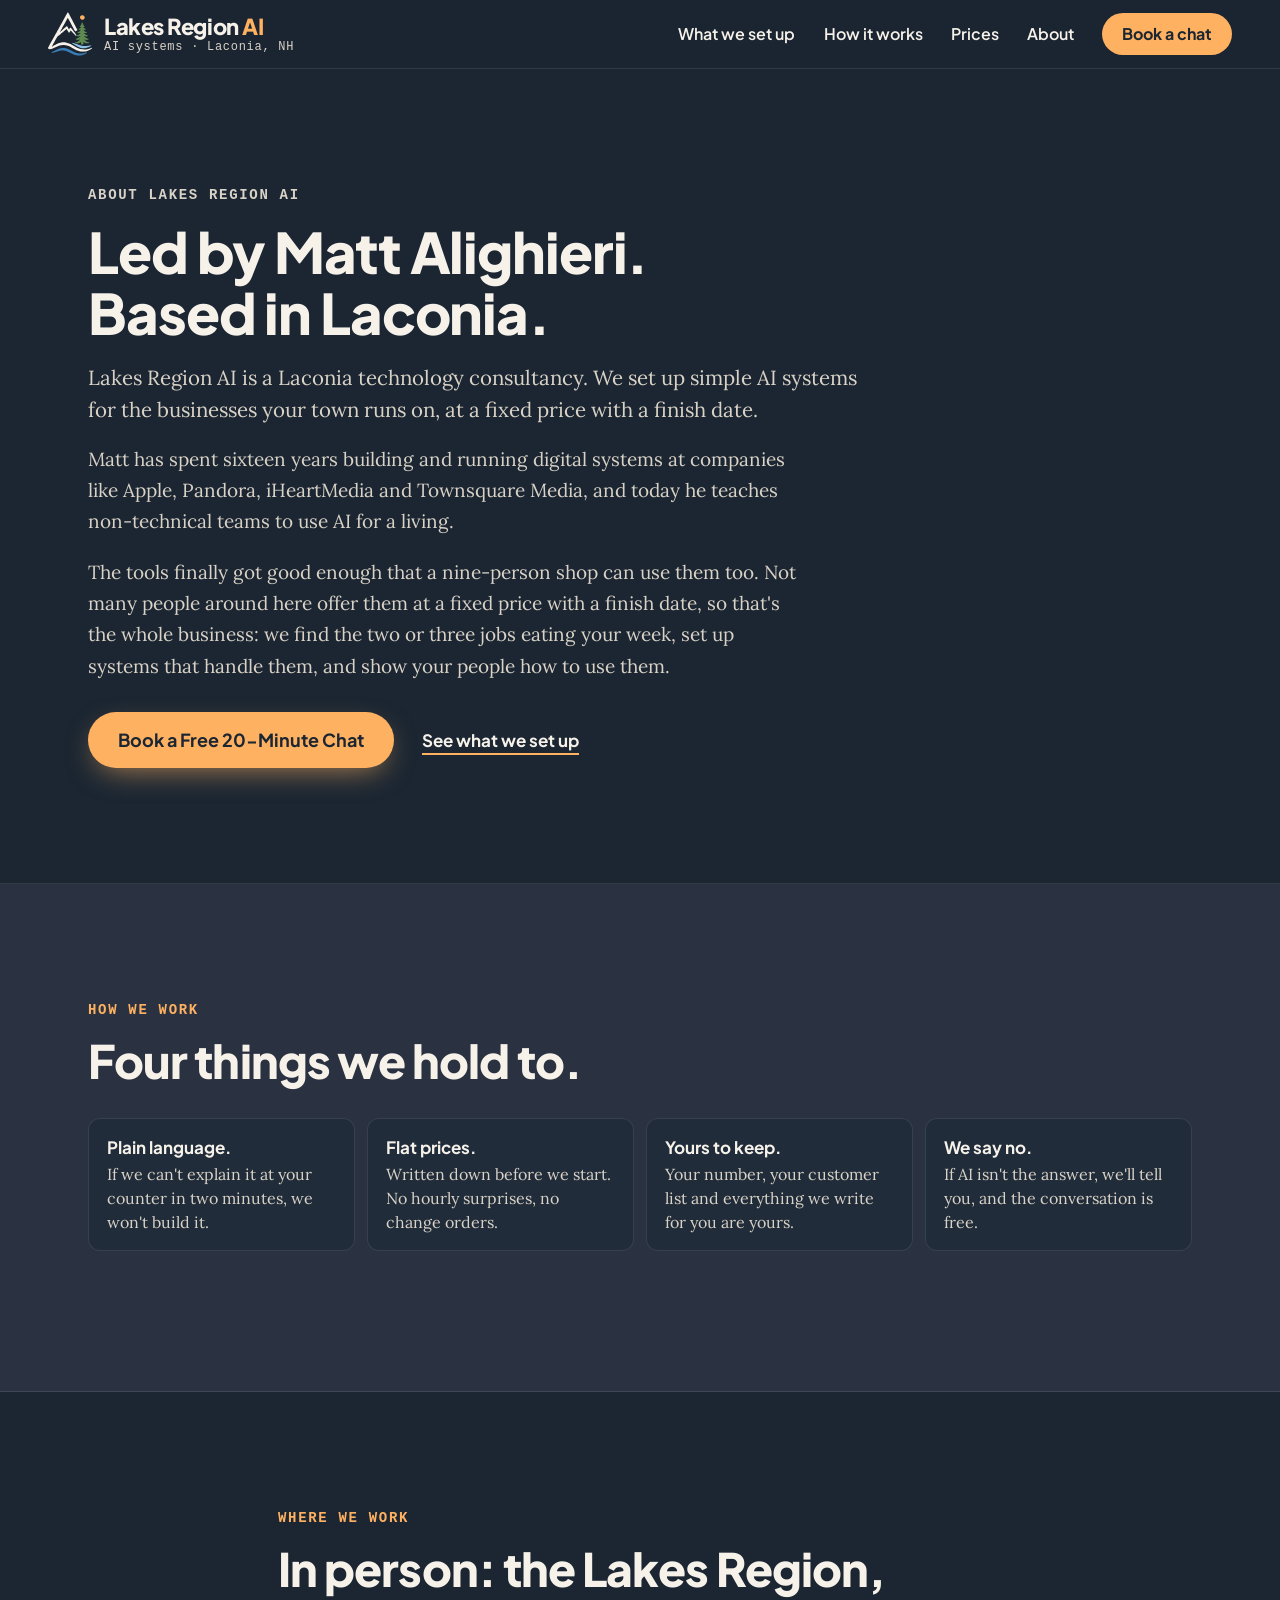
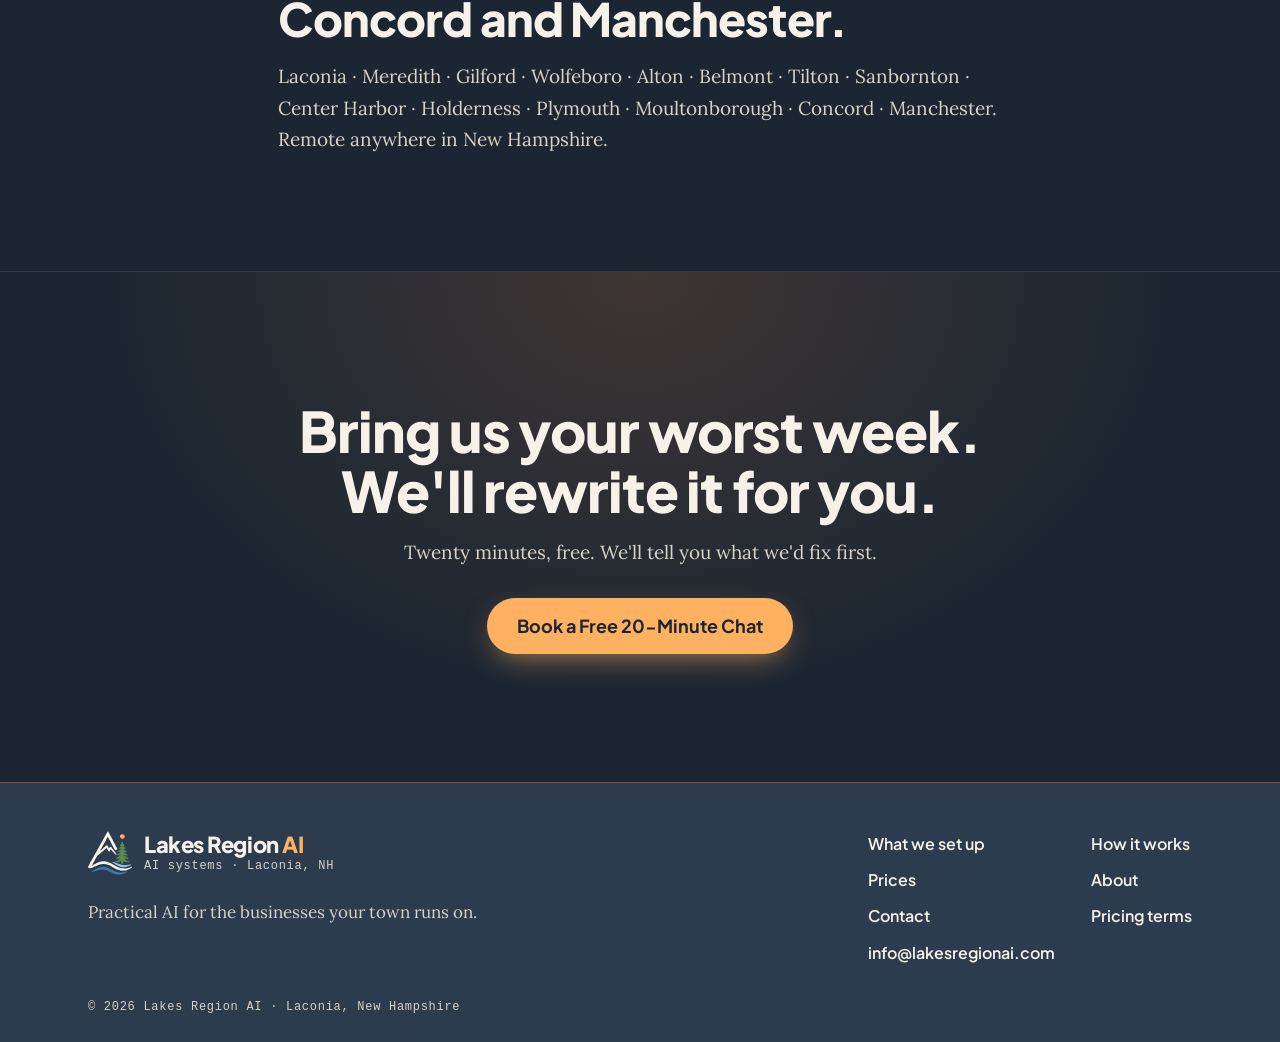
<file: about.html>
<!doctype html>
<html lang="en" data-season="fall"><head><meta charset="utf-8"><meta name="viewport" content="width=device-width,initial-scale=1">
<title>About Lakes Region AI | AI Consultant in Laconia, NH</title>
<meta name="description" content="Lakes Region AI is a Laconia technology consultancy led by Matt Alighieri, setting up simple AI systems for New Hampshire businesses at a fixed price.">
<link rel="canonical" href="https://lakesregionai.com/about.html">


<meta property="og:type" content="website"><meta property="og:site_name" content="Lakes Region AI"><meta property="og:locale" content="en_US"><meta property="og:url" content="https://lakesregionai.com/about.html"><meta property="og:title" content="About Lakes Region AI | AI Consultant in Laconia, NH"><meta property="og:description" content="Lakes Region AI is a Laconia technology consultancy led by Matt Alighieri, setting up simple AI systems for New Hampshire businesses at a fixed price."><meta property="og:image" content="https://lakesregionai.com/og-image.png"><meta property="og:image:width" content="1200"><meta property="og:image:height" content="630"><meta property="og:image:alt" content="Lakes Region AI. Practical AI for New Hampshire businesses. Fixed price, live in 14 days. Laconia, NH.">
<meta name="twitter:card" content="summary_large_image"><meta name="twitter:title" content="About Lakes Region AI | AI Consultant in Laconia, NH"><meta name="twitter:description" content="Lakes Region AI is a Laconia technology consultancy led by Matt Alighieri, setting up simple AI systems for New Hampshire businesses at a fixed price."><meta name="twitter:image" content="https://lakesregionai.com/og-image.png"><meta name="twitter:image:alt" content="Lakes Region AI. Practical AI for New Hampshire businesses. Fixed price, live in 14 days. Laconia, NH.">
<meta name="geo.region" content="US-NH"><meta name="geo.placename" content="Laconia"><meta name="geo.position" content="43.5279;-71.4704"><meta name="ICBM" content="43.5279, -71.4704">
<link rel="icon" type="image/svg+xml" href="logo-mark.svg"><link rel="icon" type="image/png" sizes="32x32" href="favicon-32.png"><link rel="apple-touch-icon" sizes="180x180" href="apple-touch-icon.png"><link rel="manifest" href="site.webmanifest"><meta name="theme-color" content="#1B2632">
<link rel="preload" href="plus-jakarta-sans-latin-800-normal.woff2" as="font" type="font/woff2" crossorigin>
<link rel="stylesheet" href="colors.css">
<link rel="stylesheet" href="layout.css">
<script type="application/ld+json">{"@context":"https://schema.org","@graph":[{"@type":"ProfessionalService","@id":"https://lakesregionai.com/#business","name":"Lakes Region AI","url":"https://lakesregionai.com/","email":"info@lakesregionai.com","logo":"https://lakesregionai.com/icon-512.png","image":"https://lakesregionai.com/og-image.png","description":"Bring us your worst week. We'll rewrite it for you. Lakes Region AI sets up simple, fixed-price AI for New Hampshire small businesses: missed-call text-back, estimate follow-up, review requests, appointment reminders and website assistants, live in 14 days. It takes the chores, not the people: your crew keeps the judgment calls and customer relationships, and you approve how it talks. Every price is posted and fixed before we start. Based in Laconia, in person across the Lakes Region, Concord and Manchester, and remote anywhere in New Hampshire. Start with a free 20-minute chat.","slogan":"Bring us your worst week. We'll rewrite it for you.","founder":{"@id":"https://lakesregionai.com/#matt"},"address":{"@type":"PostalAddress","addressLocality":"Laconia","addressRegion":"NH","addressCountry":"US"},"geo":{"@type":"GeoCoordinates","latitude":43.5279,"longitude":-71.4704},"areaServed":[{"@type":"State","name":"New Hampshire"},{"@type":"City","name":"Laconia, NH"},{"@type":"City","name":"Meredith, NH"},{"@type":"City","name":"Gilford, NH"},{"@type":"City","name":"Wolfeboro, NH"},{"@type":"City","name":"Alton, NH"},{"@type":"City","name":"Belmont, NH"},{"@type":"City","name":"Tilton, NH"},{"@type":"City","name":"Sanbornton, NH"},{"@type":"City","name":"Center Harbor, NH"},{"@type":"City","name":"Holderness, NH"},{"@type":"City","name":"Plymouth, NH"},{"@type":"City","name":"Moultonborough, NH"},{"@type":"City","name":"Concord, NH"},{"@type":"City","name":"Manchester, NH"}],"knowsAbout":["Artificial intelligence for small business","Missed-call text-back","AI phone answering","Estimate follow-up automation","Review requests","Appointment reminders","Website FAQ assistants","No-code automation"],"potentialAction":{"@type":"ReserveAction","name":"Book a free 20-minute chat","target":"https://calendly.com/matt-matthewalighieri/lakes-region-ai-chat"},"hasOfferCatalog":{"@type":"OfferCatalog","name":"Lakes Region AI services","itemListElement":[{"@type":"OfferCatalog","name":"Prices","itemListElement":[{"@type":"Offer","name":"20-Minute Chat","price":"0","priceCurrency":"USD","category":"Start here","url":"https://lakesregionai.com/#prices","itemOffered":{"@type":"Service","name":"20-Minute Chat","provider":{"@id":"https://lakesregionai.com/#business"},"description":"We'll tell you straight what we'd fix first, by phone or video. If AI isn't the answer, we'll say so."},"description":"We'll tell you straight what we'd fix first, by phone or video. If AI isn't the answer, we'll say so."},{"@type":"Offer","name":"AI Readiness Check","price":"750","priceCurrency":"USD","category":"Get a plan","url":"https://lakesregionai.com/#prices","itemOffered":{"@type":"Service","name":"AI Readiness Check","provider":{"@id":"https://lakesregionai.com/#business"},"description":"A written plan: the jobs eating your week, what to automate first, and what it's worth. Credited toward any project."},"description":"A written plan: the jobs eating your week, what to automate first, and what it's worth. Credited toward any project."},{"@type":"Offer","name":"Remote Quick Win","price":"1000","priceCurrency":"USD","category":"Quick wins","url":"https://lakesregionai.com/#prices","itemOffered":{"@type":"Service","name":"Remote Quick Win","provider":{"@id":"https://lakesregionai.com/#business"},"description":"One automation, set up over video. Live in 14 days."},"description":"One automation, set up over video. Live in 14 days."},{"@type":"Offer","name":"On-site Quick Win","price":"1500","priceCurrency":"USD","category":"Quick wins","url":"https://lakesregionai.com/#prices","itemOffered":{"@type":"Service","name":"On-site Quick Win","provider":{"@id":"https://lakesregionai.com/#business"},"description":"One automation, set up in person at your shop. Live in 14 days."},"description":"One automation, set up in person at your shop. Live in 14 days."},{"@type":"Offer","name":"AI Operations Package","price":"4500","priceCurrency":"USD","category":"The full setup","url":"https://lakesregionai.com/#prices","itemOffered":{"@type":"Service","name":"AI Operations Package","provider":{"@id":"https://lakesregionai.com/#business"},"description":"Three connected automations in 30 days, so your calls, quotes and reviews work together. Founding rate of $3,500 for the first five clients."},"description":"Three connected automations in 30 days, so your calls, quotes and reviews work together. Founding rate of $3,500 for the first five clients."},{"@type":"Offer","name":"Care plan","price":"750","priceCurrency":"USD","category":"Keep it running","url":"https://lakesregionai.com/#prices","itemOffered":{"@type":"Service","name":"Care plan","provider":{"@id":"https://lakesregionai.com/#business"},"description":"We run it, fix it, and answer when something breaks. Three-month minimum, then month to month."},"description":"We run it, fix it, and answer when something breaks. Three-month minimum, then month to month.","priceSpecification":{"@type":"UnitPriceSpecification","price":"750","priceCurrency":"USD","unitText":"MONTH","referenceQuantity":{"@type":"QuantitativeValue","value":1,"unitCode":"MON"}}}]},{"@type":"OfferCatalog","name":"Quick Win systems","itemListElement":[{"@type":"Offer","itemOffered":{"@type":"Service","name":"Missed-Call Text-Back","description":"Every call gets handled. Miss a call and the caller gets a friendly text right away, in your words. You get the lead by text and call back when you can.","provider":{"@id":"https://lakesregionai.com/#business"},"areaServed":{"@type":"State","name":"New Hampshire"}}},{"@type":"Offer","itemOffered":{"@type":"Service","name":"Estimate Follow-Up","description":"Every quote gets a follow-up. Each estimate you send gets a polite follow-up in your words until the customer says yes or no. You stop having to remember.","provider":{"@id":"https://lakesregionai.com/#business"},"areaServed":{"@type":"State","name":"New Hampshire"}}},{"@type":"Offer","itemOffered":{"@type":"Service","name":"Review Booster","description":"Happy customers leave reviews. At the right moment, customers get a short request by text or email, with an easy opt-out. You approve the message before it ever goes out.","provider":{"@id":"https://lakesregionai.com/#business"},"areaServed":{"@type":"State","name":"New Hampshire"}}},{"@type":"Offer","itemOffered":{"@type":"Service","name":"Appointment Reminders","description":"Fewer no-shows. Customers get a friendly reminder before their appointment, reservation or service date, and can confirm or reschedule by text. Empty chairs and wasted trips get rarer.","provider":{"@id":"https://lakesregionai.com/#business"},"areaServed":{"@type":"State","name":"New Hampshire"}}},{"@type":"Offer","itemOffered":{"@type":"Service","name":"Website FAQ Assistant","description":"Your website answers the same ten questions. Hours, parking, pricing, slips, menus, pets. An assistant on your site answers from your own information, day or night, and hands anything tricky to you.","provider":{"@id":"https://lakesregionai.com/#business"},"areaServed":{"@type":"State","name":"New Hampshire"}}},{"@type":"Offer","itemOffered":{"@type":"Service","name":"AI Operations Package","description":"Three jobs, connected. For bigger weeks: your calls, quotes and reviews working together. We map the job, build it, test it with you and train your team.","provider":{"@id":"https://lakesregionai.com/#business"},"areaServed":{"@type":"State","name":"New Hampshire"}}}]}]}},{"@type":"WebSite","@id":"https://lakesregionai.com/#website","url":"https://lakesregionai.com/","name":"Lakes Region AI","publisher":{"@id":"https://lakesregionai.com/#business"},"inLanguage":"en-US"},{"@type":"AboutPage","@id":"https://lakesregionai.com/about.html#webpage","url":"https://lakesregionai.com/about.html","name":"About Lakes Region AI | AI Consultant in Laconia, NH","description":"Lakes Region AI is a Laconia technology consultancy led by Matt Alighieri, setting up simple AI systems for New Hampshire businesses at a fixed price.","isPartOf":{"@id":"https://lakesregionai.com/#website"},"about":{"@id":"https://lakesregionai.com/#business"},"primaryImageOfPage":{"@type":"ImageObject","url":"https://lakesregionai.com/og-image.png"},"inLanguage":"en-US","dateModified":"2026-10-20","mainEntity":{"@id":"https://lakesregionai.com/#matt"},"breadcrumb":{"@id":"https://lakesregionai.com/about.html#breadcrumb"}},{"@type":"Person","@id":"https://lakesregionai.com/#matt","name":"Matt Alighieri","jobTitle":"Founder","worksFor":{"@id":"https://lakesregionai.com/#business"},"address":{"@type":"PostalAddress","addressLocality":"Laconia","addressRegion":"NH","addressCountry":"US"},"description":"Sixteen years building and running digital systems at companies like Apple, Pandora, iHeartMedia and Townsquare Media; teaches non-technical teams to use AI.","knowsAbout":["Artificial intelligence","Digital systems","Small business automation"]},{"@type":"BreadcrumbList","@id":"https://lakesregionai.com/about.html#breadcrumb","itemListElement":[{"@type":"ListItem","position":1,"name":"Home","item":"https://lakesregionai.com/"},{"@type":"ListItem","position":2,"name":"About","item":"https://lakesregionai.com/about.html"}]}]}</script>
<script src="catalog.js" defer></script>
<script src="behavior.js" defer></script>
</head><body>
<a class="skip" href="#main">Skip to content</a>
<header class="topbar">
  <a class="lockup" href="index.html" aria-label="Lakes Region AI, home">
    <svg class="mark" viewBox="0 0 693.5 679.5" aria-hidden="true"><g fill-rule="evenodd"><path fill="#F6F2EA" d="M528.50,617.22 C524.79,616.86 519.16,616.08 516.00,615.49 C512.84,614.90 509.04,614.20 507.56,613.94 C499.36,612.49 476.38,605.80 464.55,601.42 C443.06,593.46 414.93,579.20 382.75,559.98 C356.19,544.11 342.53,537.06 323.25,529.24 C293.75,517.28 262.09,511.14 239.11,512.93 C192.80,516.52 175.91,521.77 118.96,550.25 C76.30,571.58 53.07,579.48 30.50,580.34 C5.47,581.30 -6.85,566.44 4.23,548.64 C5.44,546.69 9.74,539.05 13.78,531.67 C17.82,524.29 21.86,517.01 22.76,515.50 C23.66,513.99 26.92,508.15 30.00,502.54 C33.09,496.92 37.98,488.15 40.87,483.04 C47.06,472.12 51.25,464.53 71.22,428.00 C79.41,413.01 88.09,397.26 90.50,393.00 C92.90,388.74 97.52,380.52 100.75,374.75 C103.98,368.98 109.83,358.62 113.74,351.75 C117.65,344.88 122.54,336.21 124.61,332.50 C126.68,328.79 129.82,323.16 131.60,320.00 C133.38,316.84 136.76,310.76 139.10,306.50 C141.45,302.24 146.51,293.12 150.35,286.25 C162.47,264.58 169.51,251.96 173.25,245.25 C175.24,241.68 179.18,234.59 182.01,229.50 C184.84,224.41 188.22,218.45 189.52,216.25 C190.81,214.05 193.45,209.32 195.38,205.75 C197.30,202.18 199.77,197.68 200.85,195.75 C205.78,187.01 214.27,171.64 224.35,153.25 C230.06,142.84 237.29,129.69 245.26,115.25 C249.64,107.30 259.91,88.64 273.74,63.50 C278.35,55.11 285.21,42.74 288.99,36.00 C308.85,0.55 307.81,2.14 312.03,0.74 C317.44,-1.06 320.77,1.48 325.52,11.00 C327.23,14.44 330.21,20.17 332.14,23.75 C335.40,29.79 339.04,36.83 361.23,80.00 C365.83,88.94 369.99,96.92 370.47,97.75 C370.96,98.58 374.35,105.10 378.00,112.25 C381.65,119.40 387.50,130.65 390.99,137.25 C394.48,143.85 399.66,153.75 402.49,159.25 C409.86,173.56 414.12,181.79 425.15,203.00 C430.51,213.31 435.37,222.65 435.94,223.75 C436.52,224.85 442.41,236.16 449.05,248.89 C463.43,276.49 463.33,276.25 462.24,279.52 C461.25,282.52 462.55,281.61 447.25,290.00 C431.38,298.70 431.24,298.76 428.11,297.60 L425.75,296.73 L417.97,282.24 C409.02,265.58 400.56,249.68 387.25,224.50 C382.09,214.74 375.45,202.25 372.49,196.75 C369.54,191.25 365.49,183.60 363.50,179.75 C361.50,175.90 357.56,168.36 354.75,163.00 C351.94,157.64 346.53,147.29 342.73,140.00 C336.25,127.55 331.31,118.23 318.45,94.25 C315.51,88.75 312.83,84.25 312.51,84.25 C312.18,84.25 309.51,88.75 306.57,94.25 C303.63,99.75 299.97,106.39 298.43,109.00 C296.89,111.61 294.41,116.00 292.91,118.75 C289.28,125.44 276.24,148.85 269.25,161.25 C266.16,166.75 259.96,177.89 255.50,186.00 C239.08,215.81 236.28,220.88 232.75,227.25 C230.76,230.82 225.70,240.05 221.51,247.75 C213.63,262.21 206.81,274.42 202.25,282.25 C200.80,284.73 199.01,287.99 198.26,289.50 C196.58,292.88 190.86,303.38 188.89,306.68 L187.44,309.11 L188.85,308.10 C189.63,307.55 192.06,305.55 194.26,303.66 C196.45,301.77 199.93,298.88 201.99,297.25 C204.05,295.61 208.86,291.57 212.67,288.26 C216.49,284.95 220.92,281.12 222.53,279.75 C224.13,278.38 228.18,274.89 231.52,272.00 C234.87,269.11 240.14,264.61 243.23,262.00 C251.79,254.76 258.13,249.25 271.17,237.76 C292.54,218.91 292.28,219.12 295.26,218.18 C297.86,217.36 298.14,217.36 300.74,218.18 C304.23,219.28 304.45,219.59 311.74,233.25 C317.47,243.99 328.57,264.35 330.77,268.16 L331.87,270.06 L334.63,265.41 C336.16,262.85 338.80,258.16 340.51,255.00 C346.16,244.56 347.82,242.40 351.05,241.29 C355.27,239.83 358.08,240.97 362.22,245.78 C370.48,255.40 390.05,279.41 395.00,286.00 C396.76,288.34 400.35,292.95 403.00,296.25 C405.64,299.55 410.49,305.69 413.78,309.89 C417.06,314.09 421.04,319.16 422.62,321.14 C424.20,323.13 428.57,328.91 432.33,334.00 C440.39,344.91 443.08,348.40 445.66,351.30 C446.71,352.48 448.00,354.56 448.52,355.93 L449.46,358.41 L448.20,362.15 C446.81,366.31 446.09,367.17 443.22,368.17 C439.72,369.38 437.82,368.31 431.61,361.59 C428.66,358.40 423.32,352.74 419.75,349.01 C413.24,342.23 407.64,336.19 397.01,324.50 C387.74,314.31 357.93,283.00 357.50,283.00 C357.07,283.00 352.70,290.30 344.48,304.75 C338.57,315.15 337.29,316.70 333.69,317.84 C331.22,318.61 330.95,318.61 328.42,317.70 C325.34,316.59 324.39,315.36 319.39,306.00 C317.70,302.84 313.70,295.64 310.49,290.00 C307.28,284.36 303.58,277.73 302.27,275.25 C297.39,266.09 293.29,258.99 292.95,259.12 C292.35,259.35 279.54,270.01 273.26,275.51 C266.92,281.05 260.42,286.59 246.28,298.50 C238.57,304.99 231.23,311.26 209.77,329.68 C206.20,332.75 201.92,336.49 200.27,338.00 C197.08,340.92 188.32,348.44 185.69,350.52 C184.84,351.20 181.81,353.77 178.97,356.25 C173.74,360.81 170.02,363.96 154.75,376.76 L146.25,383.89 L139.79,395.32 C136.24,401.61 132.17,408.77 130.73,411.25 C127.96,416.04 123.68,423.68 110.25,447.75 C105.65,456.00 99.02,467.81 95.51,474.00 C85.78,491.15 80.15,501.28 74.25,512.25 C71.29,517.75 67.34,525.06 65.48,528.50 C60.49,537.70 60.00,538.67 60.25,538.91 C60.54,539.21 73.92,532.57 82.50,527.87 C97.21,519.82 105.27,515.35 105.75,514.99 C107.07,513.97 127.17,503.47 139.00,497.63 C155.29,489.57 171.53,483.38 190.25,478.09 C193.23,477.24 197.14,476.32 209.75,473.50 C210.85,473.25 213.55,472.81 215.75,472.52 C217.95,472.23 221.37,471.77 223.35,471.49 C228.03,470.85 253.18,470.85 260.25,471.50 C268.44,472.25 274.88,472.98 278.25,473.54 C315.09,479.70 347.66,492.58 395.50,519.88 C409.63,527.95 429.87,539.65 435.00,542.72 C440.17,545.81 458.66,555.22 468.25,559.64 C493.28,571.19 520.25,578.99 544.98,581.86 C562.32,583.87 597.65,582.41 615.04,578.97 C616.53,578.67 619.48,578.33 621.60,578.21 C630.29,577.71 673.64,564.03 680.28,559.69 C685.73,556.12 691.06,557.03 692.69,561.79 C693.62,564.54 692.80,567.55 690.62,569.42 C666.85,589.66 627.22,607.51 591.75,613.94 C583.26,615.48 580.17,615.90 565.72,617.50 C559.47,618.19 536.69,618.02 528.50,617.22 Z"/><path fill="#3A7DB5" d="M471.00,679.00 C454.83,677.17 447.45,675.67 428.75,670.39 C418.87,667.61 410.44,664.83 401.75,661.49 C389.38,656.75 371.96,648.81 356.50,640.86 C302.93,613.32 281.47,605.44 247.75,600.92 C241.12,600.03 216.10,600.02 209.00,600.90 C195.04,602.64 174.55,606.74 162.09,610.30 C152.47,613.05 142.57,616.25 132.00,620.04 C97.24,632.49 86.12,636.10 70.52,640.03 C62.45,642.06 58.91,641.29 57.17,637.13 C55.45,633.02 57.85,630.17 67.50,624.84 C75.91,620.19 82.90,616.21 95.95,608.66 C129.33,589.33 157.19,576.46 180.50,569.60 C185.10,568.25 187.68,567.60 196.75,565.50 C197.85,565.24 200.10,564.78 201.75,564.47 C203.40,564.16 205.76,563.72 207.00,563.48 C242.81,556.64 283.83,563.41 332.76,584.25 C337.99,586.48 366.63,600.79 378.75,607.24 C422.27,630.39 459.01,642.93 493.75,646.49 C510.94,648.25 521.52,648.45 532.75,647.24 C536.60,646.83 541.10,646.37 542.75,646.22 C549.81,645.58 552.68,645.01 573.00,640.17 C578.03,638.98 591.48,634.83 599.47,632.01 C609.34,628.53 612.60,628.71 614.32,632.83 C615.87,636.56 614.14,639.45 607.84,643.65 C579.89,662.25 543.05,675.39 510.00,678.56 C503.38,679.20 475.54,679.51 471.00,679.00 Z"/><path fill="#8FC0E8" d="M550.50,564.22 C549.81,564.11 547.11,563.77 544.50,563.47 C537.13,562.61 529.44,561.16 520.75,559.00 C517.13,558.10 497.43,551.47 496.25,550.76 C495.70,550.42 494.35,549.87 493.25,549.52 C492.15,549.17 490.80,548.61 490.25,548.27 C489.70,547.93 488.35,547.36 487.25,547.00 C486.15,546.64 484.01,545.74 482.50,544.98 C480.99,544.23 476.38,541.98 472.25,539.98 C468.12,537.97 463.87,535.78 462.80,535.11 C461.72,534.44 459.81,533.33 458.55,532.64 C456.13,531.33 453.24,529.73 449.50,527.63 C448.26,526.94 446.57,526.03 445.75,525.61 C444.93,525.19 443.68,524.45 442.99,523.97 C441.76,523.11 438.30,521.16 435.25,519.60 C434.43,519.18 432.85,518.24 431.75,517.50 C430.65,516.77 429.40,516.04 428.96,515.88 C428.53,515.73 425.88,514.12 423.08,512.30 C420.27,510.49 417.81,509.00 417.61,509.00 C417.40,509.00 416.07,508.21 414.64,507.25 C413.21,506.29 411.86,505.50 411.64,505.50 C411.41,505.50 410.40,504.94 409.39,504.25 C408.38,503.56 406.53,502.44 405.27,501.76 C404.02,501.08 401.92,499.93 400.62,499.20 C399.32,498.48 396.68,497.05 394.75,496.03 C392.82,495.01 390.24,493.61 389.00,492.92 C387.76,492.23 385.51,491.00 384.00,490.18 C378.66,487.28 378.32,482.26 383.36,480.52 C385.54,479.77 394.71,480.32 399.00,481.46 C399.96,481.72 402.21,482.29 404.00,482.72 C408.20,483.75 440.44,494.43 441.75,495.24 C442.30,495.57 444.32,496.36 446.25,496.98 C448.18,497.60 450.20,498.39 450.75,498.73 C451.30,499.07 453.32,499.86 455.25,500.48 C457.18,501.10 459.20,501.89 459.75,502.23 C460.30,502.57 462.32,503.36 464.25,503.98 C466.18,504.60 468.44,505.50 469.28,505.98 C470.12,506.46 473.05,507.59 475.78,508.48 C478.51,509.38 481.20,510.39 481.75,510.73 C482.30,511.07 487.48,512.86 493.25,514.71 C511.12,520.44 515.08,521.56 526.50,524.06 C527.74,524.34 529.54,524.75 530.50,524.99 C532.29,525.43 542.31,527.03 549.00,527.95 C571.71,531.07 600.92,530.13 633.50,525.23 C636.11,524.83 641.17,524.07 644.75,523.53 C648.33,523.00 653.16,522.31 655.50,522.00 C657.84,521.70 661.10,521.25 662.75,521.00 C674.22,519.28 679.39,519.91 680.76,523.19 C682.37,527.05 680.62,528.72 669.00,534.37 C662.17,537.69 660.44,538.49 654.62,541.04 C653.32,541.61 651.69,542.37 651.00,542.72 C650.31,543.08 648.85,543.65 647.75,544.00 C646.65,544.35 645.50,544.83 645.20,545.07 C644.89,545.31 643.39,545.93 641.87,546.46 C640.35,546.98 638.57,547.74 637.92,548.15 C635.79,549.49 607.85,558.31 600.50,559.95 C599.26,560.23 596.79,560.79 595.00,561.20 C593.21,561.60 589.95,562.19 587.75,562.50 C585.55,562.80 582.40,563.29 580.75,563.57 C577.78,564.08 552.91,564.62 550.50,564.22 Z"/><path fill="#5E8A4F" d="M522.69,506.78 C520.15,505.68 520.00,504.53 520.00,486.18 L520.00,469.50 L515.75,469.50 C511.95,469.50 511.50,469.60 511.50,470.43 C511.50,472.43 510.35,474.55 508.83,475.34 C504.86,477.39 491.27,482.66 485.57,484.36 L479.25,486.25 L460.75,486.25 L442.25,486.25 L437.07,484.79 C429.28,482.59 426.75,480.44 426.75,476.00 C426.75,471.91 430.12,468.91 435.44,468.26 C451.72,466.28 463.29,462.04 478.25,452.57 C487.42,446.76 500.51,434.70 505.97,427.04 L507.06,425.51 L504.66,426.56 C485.72,434.83 457.77,435.33 441.01,427.70 C435.78,425.32 434.03,421.74 436.08,417.61 C437.58,414.58 439.73,413.50 445.43,412.93 C464.38,411.01 482.15,402.37 497.66,387.54 C502.00,383.39 511.26,372.59 510.84,372.17 C510.76,372.09 509.48,372.48 508.01,373.04 C496.59,377.38 481.55,379.33 471.46,377.78 C455.21,375.28 447.57,370.88 448.72,364.71 C449.49,360.61 452.33,359.03 461.25,357.74 C477.66,355.37 496.13,344.69 506.87,331.35 C510.29,327.10 513.67,322.50 513.37,322.50 C513.26,322.50 510.04,323.29 506.21,324.25 C495.17,327.03 485.18,326.76 474.65,323.40 C465.13,320.36 462.25,315.44 466.82,310.00 C468.19,308.38 470.89,307.44 477.00,306.45 C491.71,304.07 507.00,292.33 516.27,276.30 L517.69,273.84 L516.22,274.24 C514.32,274.75 512.21,275.21 507.08,276.23 C502.29,277.18 498.30,276.80 491.25,274.72 C482.67,272.19 479.55,268.16 481.80,262.52 C482.86,259.88 484.66,258.84 490.83,257.32 C501.54,254.67 509.28,248.82 516.47,237.96 C519.13,233.95 521.90,228.23 521.42,227.75 C521.30,227.63 519.98,227.86 518.48,228.26 C511.77,230.05 504.91,228.11 502.99,223.89 C501.01,219.52 502.21,216.91 508.24,212.48 C513.39,208.69 516.73,204.09 521.49,194.25 C526.00,184.91 527.19,181.11 529.22,169.48 C530.71,161.01 532.98,158.52 539.25,158.52 C545.52,158.52 547.79,161.01 549.28,169.48 C551.31,181.11 552.50,184.91 557.01,194.25 C561.77,204.09 565.11,208.69 570.26,212.48 C576.29,216.91 577.49,219.52 575.51,223.89 C573.59,228.11 566.73,230.05 560.02,228.26 C558.52,227.86 557.20,227.63 557.08,227.75 C556.60,228.23 559.37,233.95 562.03,237.96 C569.22,248.82 576.96,254.67 587.67,257.32 C593.84,258.84 595.64,259.88 596.70,262.52 C598.95,268.16 595.83,272.19 587.25,274.72 C580.20,276.80 576.21,277.18 571.42,276.23 C566.29,275.21 564.18,274.75 562.28,274.24 L560.81,273.84 L562.23,276.30 C571.50,292.33 586.79,304.07 601.50,306.45 C607.61,307.44 610.31,308.38 611.68,310.00 C618.73,318.38 606.60,326.00 586.21,326.00 C579.89,326.00 578.58,325.83 572.29,324.25 C568.46,323.29 565.24,322.50 565.13,322.50 C564.83,322.50 568.21,327.10 571.63,331.35 C582.37,344.69 600.84,355.37 617.25,357.74 C626.17,359.03 629.01,360.61 629.78,364.71 C630.93,370.88 623.29,375.28 607.04,377.78 C596.95,379.33 581.91,377.38 570.49,373.04 C569.02,372.48 567.74,372.09 567.66,372.17 C567.24,372.59 576.50,383.39 580.84,387.54 C596.35,402.37 614.12,411.01 633.07,412.93 C638.77,413.50 640.92,414.58 642.42,417.61 C644.47,421.74 642.72,425.32 637.49,427.70 C620.73,435.33 592.78,434.83 573.84,426.56 L571.44,425.51 L572.53,427.04 C577.99,434.70 591.08,446.76 600.25,452.57 C615.21,462.04 626.78,466.28 643.06,468.26 C648.38,468.91 651.75,471.91 651.75,476.00 C651.75,480.44 649.22,482.59 641.43,484.79 L636.25,486.25 L617.75,486.25 L599.25,486.25 L592.93,484.36 C587.23,482.66 573.64,477.39 569.67,475.34 C568.15,474.55 567.00,472.43 567.00,470.43 C567.00,469.60 566.55,469.50 562.75,469.50 L558.50,469.50 L558.50,486.18 C558.50,504.70 558.37,505.69 555.70,506.80 C553.32,507.80 524.98,507.78 522.69,506.78 Z"/><path fill="#FFB162" d="M533.25,116.05 C503.81,108.03 494.20,74.76 515.24,53.75 C535.21,33.82 566.60,41.28 576.46,68.31 C583.42,87.37 572.75,107.90 552.18,115.07 C546.32,117.11 538.61,117.51 533.25,116.05 Z"/></g></svg>
    <span class="lockup-text"><span class="lockup-name">Lakes Region <b>AI</b></span><span class="lockup-sub">AI systems · Laconia, NH</span></span>
  </a>
  <nav class="topnav" aria-label="Main">
    <a href="index.html#what">What we set up</a>
    <a href="index.html#how">How it works</a>
    <a href="index.html#prices">Prices</a>
    <a href="about.html">About</a>
    <a class="btn btn-sm" href="https://calendly.com/matt-matthewalighieri/lakes-region-ai-chat" data-book-short>Book a chat</a>
  </nav>
</header>

<main id="main">
<section class="band">
  <div class="wrap matt">
    <div class="matt-photo slot" data-slot="matt"></div>
    <div>
      <p class="eyebrow">About Lakes Region AI</p>
      <h1 class="page-h1">Led by Matt Alighieri. Based in Laconia.</h1>
      <p class="lead">Lakes Region AI is a Laconia technology consultancy. We set up simple AI systems for the businesses your town runs on, at a fixed price with a finish date.</p>
      <p>Matt has spent sixteen years building and running digital systems at companies like Apple, Pandora, iHeartMedia and Townsquare Media, and today he teaches non-technical teams to use AI for a living.</p>
      <p>The tools finally got good enough that a nine-person shop can use them too. Not many people around here offer them at a fixed price with a finish date, so that's the whole business: we find the two or three jobs eating your week, set up systems that handle them, and show your people how to use them.</p>
      <div class="btnrow"><a class="btn" data-book href="https://calendly.com/matt-matthewalighieri/lakes-region-ai-chat">Book a Free 20-Minute Chat</a><a class="textlink" href="index.html#what">See what we set up</a></div>
    </div>
  </div>
</section>

<section class="band alt" aria-labelledby="hold-title">
  <div class="wrap">
    <p class="eyebrow">How we work</p>
    <h2 id="hold-title">Four things we hold to.</h2>
    <ul class="promises four">
      <li><b>Plain language.</b> If we can't explain it at your counter in two minutes, we won't build it.</li>
      <li><b>Flat prices.</b> Written down before we start. No hourly surprises, no change orders.</li>
      <li><b>Yours to keep.</b> Your number, your customer list and everything we write for you are yours.</li>
      <li><b>We say no.</b> If AI isn't the answer, we'll tell you, and the conversation is free.</li>
    </ul>
  </div>
</section>

<section class="band" aria-labelledby="where-title">
  <div class="wrap narrow">
    <p class="eyebrow">Where we work</p>
    <h2 id="where-title">In person: the Lakes Region, Concord and Manchester.</h2>
    <p class="intro">Laconia · Meredith · Gilford · Wolfeboro · Alton · Belmont · Tilton · Sanbornton · Center Harbor · Holderness · Plymouth · Moultonborough · Concord · Manchester. Remote anywhere in New Hampshire.</p>
  </div>
</section>

<section class="closing" aria-labelledby="close-title">
  <div class="wrap narrow center">
    <h2 id="close-title">Bring us your worst week. We'll rewrite it for you.</h2>
    <p>Twenty minutes, free. We'll tell you what we'd fix first.</p>
    <a class="btn" data-book href="https://calendly.com/matt-matthewalighieri/lakes-region-ai-chat">Book a Free 20-Minute Chat</a>
  </div>
</section>
</main>

<footer class="foot">
  <div class="wrap foot-grid">
    <div>
      <a class="lockup" href="index.html" aria-label="Lakes Region AI, home">
        <svg class="mark" viewBox="0 0 693.5 679.5" aria-hidden="true"><g fill-rule="evenodd"><path fill="#F6F2EA" d="M528.50,617.22 C524.79,616.86 519.16,616.08 516.00,615.49 C512.84,614.90 509.04,614.20 507.56,613.94 C499.36,612.49 476.38,605.80 464.55,601.42 C443.06,593.46 414.93,579.20 382.75,559.98 C356.19,544.11 342.53,537.06 323.25,529.24 C293.75,517.28 262.09,511.14 239.11,512.93 C192.80,516.52 175.91,521.77 118.96,550.25 C76.30,571.58 53.07,579.48 30.50,580.34 C5.47,581.30 -6.85,566.44 4.23,548.64 C5.44,546.69 9.74,539.05 13.78,531.67 C17.82,524.29 21.86,517.01 22.76,515.50 C23.66,513.99 26.92,508.15 30.00,502.54 C33.09,496.92 37.98,488.15 40.87,483.04 C47.06,472.12 51.25,464.53 71.22,428.00 C79.41,413.01 88.09,397.26 90.50,393.00 C92.90,388.74 97.52,380.52 100.75,374.75 C103.98,368.98 109.83,358.62 113.74,351.75 C117.65,344.88 122.54,336.21 124.61,332.50 C126.68,328.79 129.82,323.16 131.60,320.00 C133.38,316.84 136.76,310.76 139.10,306.50 C141.45,302.24 146.51,293.12 150.35,286.25 C162.47,264.58 169.51,251.96 173.25,245.25 C175.24,241.68 179.18,234.59 182.01,229.50 C184.84,224.41 188.22,218.45 189.52,216.25 C190.81,214.05 193.45,209.32 195.38,205.75 C197.30,202.18 199.77,197.68 200.85,195.75 C205.78,187.01 214.27,171.64 224.35,153.25 C230.06,142.84 237.29,129.69 245.26,115.25 C249.64,107.30 259.91,88.64 273.74,63.50 C278.35,55.11 285.21,42.74 288.99,36.00 C308.85,0.55 307.81,2.14 312.03,0.74 C317.44,-1.06 320.77,1.48 325.52,11.00 C327.23,14.44 330.21,20.17 332.14,23.75 C335.40,29.79 339.04,36.83 361.23,80.00 C365.83,88.94 369.99,96.92 370.47,97.75 C370.96,98.58 374.35,105.10 378.00,112.25 C381.65,119.40 387.50,130.65 390.99,137.25 C394.48,143.85 399.66,153.75 402.49,159.25 C409.86,173.56 414.12,181.79 425.15,203.00 C430.51,213.31 435.37,222.65 435.94,223.75 C436.52,224.85 442.41,236.16 449.05,248.89 C463.43,276.49 463.33,276.25 462.24,279.52 C461.25,282.52 462.55,281.61 447.25,290.00 C431.38,298.70 431.24,298.76 428.11,297.60 L425.75,296.73 L417.97,282.24 C409.02,265.58 400.56,249.68 387.25,224.50 C382.09,214.74 375.45,202.25 372.49,196.75 C369.54,191.25 365.49,183.60 363.50,179.75 C361.50,175.90 357.56,168.36 354.75,163.00 C351.94,157.64 346.53,147.29 342.73,140.00 C336.25,127.55 331.31,118.23 318.45,94.25 C315.51,88.75 312.83,84.25 312.51,84.25 C312.18,84.25 309.51,88.75 306.57,94.25 C303.63,99.75 299.97,106.39 298.43,109.00 C296.89,111.61 294.41,116.00 292.91,118.75 C289.28,125.44 276.24,148.85 269.25,161.25 C266.16,166.75 259.96,177.89 255.50,186.00 C239.08,215.81 236.28,220.88 232.75,227.25 C230.76,230.82 225.70,240.05 221.51,247.75 C213.63,262.21 206.81,274.42 202.25,282.25 C200.80,284.73 199.01,287.99 198.26,289.50 C196.58,292.88 190.86,303.38 188.89,306.68 L187.44,309.11 L188.85,308.10 C189.63,307.55 192.06,305.55 194.26,303.66 C196.45,301.77 199.93,298.88 201.99,297.25 C204.05,295.61 208.86,291.57 212.67,288.26 C216.49,284.95 220.92,281.12 222.53,279.75 C224.13,278.38 228.18,274.89 231.52,272.00 C234.87,269.11 240.14,264.61 243.23,262.00 C251.79,254.76 258.13,249.25 271.17,237.76 C292.54,218.91 292.28,219.12 295.26,218.18 C297.86,217.36 298.14,217.36 300.74,218.18 C304.23,219.28 304.45,219.59 311.74,233.25 C317.47,243.99 328.57,264.35 330.77,268.16 L331.87,270.06 L334.63,265.41 C336.16,262.85 338.80,258.16 340.51,255.00 C346.16,244.56 347.82,242.40 351.05,241.29 C355.27,239.83 358.08,240.97 362.22,245.78 C370.48,255.40 390.05,279.41 395.00,286.00 C396.76,288.34 400.35,292.95 403.00,296.25 C405.64,299.55 410.49,305.69 413.78,309.89 C417.06,314.09 421.04,319.16 422.62,321.14 C424.20,323.13 428.57,328.91 432.33,334.00 C440.39,344.91 443.08,348.40 445.66,351.30 C446.71,352.48 448.00,354.56 448.52,355.93 L449.46,358.41 L448.20,362.15 C446.81,366.31 446.09,367.17 443.22,368.17 C439.72,369.38 437.82,368.31 431.61,361.59 C428.66,358.40 423.32,352.74 419.75,349.01 C413.24,342.23 407.64,336.19 397.01,324.50 C387.74,314.31 357.93,283.00 357.50,283.00 C357.07,283.00 352.70,290.30 344.48,304.75 C338.57,315.15 337.29,316.70 333.69,317.84 C331.22,318.61 330.95,318.61 328.42,317.70 C325.34,316.59 324.39,315.36 319.39,306.00 C317.70,302.84 313.70,295.64 310.49,290.00 C307.28,284.36 303.58,277.73 302.27,275.25 C297.39,266.09 293.29,258.99 292.95,259.12 C292.35,259.35 279.54,270.01 273.26,275.51 C266.92,281.05 260.42,286.59 246.28,298.50 C238.57,304.99 231.23,311.26 209.77,329.68 C206.20,332.75 201.92,336.49 200.27,338.00 C197.08,340.92 188.32,348.44 185.69,350.52 C184.84,351.20 181.81,353.77 178.97,356.25 C173.74,360.81 170.02,363.96 154.75,376.76 L146.25,383.89 L139.79,395.32 C136.24,401.61 132.17,408.77 130.73,411.25 C127.96,416.04 123.68,423.68 110.25,447.75 C105.65,456.00 99.02,467.81 95.51,474.00 C85.78,491.15 80.15,501.28 74.25,512.25 C71.29,517.75 67.34,525.06 65.48,528.50 C60.49,537.70 60.00,538.67 60.25,538.91 C60.54,539.21 73.92,532.57 82.50,527.87 C97.21,519.82 105.27,515.35 105.75,514.99 C107.07,513.97 127.17,503.47 139.00,497.63 C155.29,489.57 171.53,483.38 190.25,478.09 C193.23,477.24 197.14,476.32 209.75,473.50 C210.85,473.25 213.55,472.81 215.75,472.52 C217.95,472.23 221.37,471.77 223.35,471.49 C228.03,470.85 253.18,470.85 260.25,471.50 C268.44,472.25 274.88,472.98 278.25,473.54 C315.09,479.70 347.66,492.58 395.50,519.88 C409.63,527.95 429.87,539.65 435.00,542.72 C440.17,545.81 458.66,555.22 468.25,559.64 C493.28,571.19 520.25,578.99 544.98,581.86 C562.32,583.87 597.65,582.41 615.04,578.97 C616.53,578.67 619.48,578.33 621.60,578.21 C630.29,577.71 673.64,564.03 680.28,559.69 C685.73,556.12 691.06,557.03 692.69,561.79 C693.62,564.54 692.80,567.55 690.62,569.42 C666.85,589.66 627.22,607.51 591.75,613.94 C583.26,615.48 580.17,615.90 565.72,617.50 C559.47,618.19 536.69,618.02 528.50,617.22 Z"/><path fill="#3A7DB5" d="M471.00,679.00 C454.83,677.17 447.45,675.67 428.75,670.39 C418.87,667.61 410.44,664.83 401.75,661.49 C389.38,656.75 371.96,648.81 356.50,640.86 C302.93,613.32 281.47,605.44 247.75,600.92 C241.12,600.03 216.10,600.02 209.00,600.90 C195.04,602.64 174.55,606.74 162.09,610.30 C152.47,613.05 142.57,616.25 132.00,620.04 C97.24,632.49 86.12,636.10 70.52,640.03 C62.45,642.06 58.91,641.29 57.17,637.13 C55.45,633.02 57.85,630.17 67.50,624.84 C75.91,620.19 82.90,616.21 95.95,608.66 C129.33,589.33 157.19,576.46 180.50,569.60 C185.10,568.25 187.68,567.60 196.75,565.50 C197.85,565.24 200.10,564.78 201.75,564.47 C203.40,564.16 205.76,563.72 207.00,563.48 C242.81,556.64 283.83,563.41 332.76,584.25 C337.99,586.48 366.63,600.79 378.75,607.24 C422.27,630.39 459.01,642.93 493.75,646.49 C510.94,648.25 521.52,648.45 532.75,647.24 C536.60,646.83 541.10,646.37 542.75,646.22 C549.81,645.58 552.68,645.01 573.00,640.17 C578.03,638.98 591.48,634.83 599.47,632.01 C609.34,628.53 612.60,628.71 614.32,632.83 C615.87,636.56 614.14,639.45 607.84,643.65 C579.89,662.25 543.05,675.39 510.00,678.56 C503.38,679.20 475.54,679.51 471.00,679.00 Z"/><path fill="#8FC0E8" d="M550.50,564.22 C549.81,564.11 547.11,563.77 544.50,563.47 C537.13,562.61 529.44,561.16 520.75,559.00 C517.13,558.10 497.43,551.47 496.25,550.76 C495.70,550.42 494.35,549.87 493.25,549.52 C492.15,549.17 490.80,548.61 490.25,548.27 C489.70,547.93 488.35,547.36 487.25,547.00 C486.15,546.64 484.01,545.74 482.50,544.98 C480.99,544.23 476.38,541.98 472.25,539.98 C468.12,537.97 463.87,535.78 462.80,535.11 C461.72,534.44 459.81,533.33 458.55,532.64 C456.13,531.33 453.24,529.73 449.50,527.63 C448.26,526.94 446.57,526.03 445.75,525.61 C444.93,525.19 443.68,524.45 442.99,523.97 C441.76,523.11 438.30,521.16 435.25,519.60 C434.43,519.18 432.85,518.24 431.75,517.50 C430.65,516.77 429.40,516.04 428.96,515.88 C428.53,515.73 425.88,514.12 423.08,512.30 C420.27,510.49 417.81,509.00 417.61,509.00 C417.40,509.00 416.07,508.21 414.64,507.25 C413.21,506.29 411.86,505.50 411.64,505.50 C411.41,505.50 410.40,504.94 409.39,504.25 C408.38,503.56 406.53,502.44 405.27,501.76 C404.02,501.08 401.92,499.93 400.62,499.20 C399.32,498.48 396.68,497.05 394.75,496.03 C392.82,495.01 390.24,493.61 389.00,492.92 C387.76,492.23 385.51,491.00 384.00,490.18 C378.66,487.28 378.32,482.26 383.36,480.52 C385.54,479.77 394.71,480.32 399.00,481.46 C399.96,481.72 402.21,482.29 404.00,482.72 C408.20,483.75 440.44,494.43 441.75,495.24 C442.30,495.57 444.32,496.36 446.25,496.98 C448.18,497.60 450.20,498.39 450.75,498.73 C451.30,499.07 453.32,499.86 455.25,500.48 C457.18,501.10 459.20,501.89 459.75,502.23 C460.30,502.57 462.32,503.36 464.25,503.98 C466.18,504.60 468.44,505.50 469.28,505.98 C470.12,506.46 473.05,507.59 475.78,508.48 C478.51,509.38 481.20,510.39 481.75,510.73 C482.30,511.07 487.48,512.86 493.25,514.71 C511.12,520.44 515.08,521.56 526.50,524.06 C527.74,524.34 529.54,524.75 530.50,524.99 C532.29,525.43 542.31,527.03 549.00,527.95 C571.71,531.07 600.92,530.13 633.50,525.23 C636.11,524.83 641.17,524.07 644.75,523.53 C648.33,523.00 653.16,522.31 655.50,522.00 C657.84,521.70 661.10,521.25 662.75,521.00 C674.22,519.28 679.39,519.91 680.76,523.19 C682.37,527.05 680.62,528.72 669.00,534.37 C662.17,537.69 660.44,538.49 654.62,541.04 C653.32,541.61 651.69,542.37 651.00,542.72 C650.31,543.08 648.85,543.65 647.75,544.00 C646.65,544.35 645.50,544.83 645.20,545.07 C644.89,545.31 643.39,545.93 641.87,546.46 C640.35,546.98 638.57,547.74 637.92,548.15 C635.79,549.49 607.85,558.31 600.50,559.95 C599.26,560.23 596.79,560.79 595.00,561.20 C593.21,561.60 589.95,562.19 587.75,562.50 C585.55,562.80 582.40,563.29 580.75,563.57 C577.78,564.08 552.91,564.62 550.50,564.22 Z"/><path fill="#5E8A4F" d="M522.69,506.78 C520.15,505.68 520.00,504.53 520.00,486.18 L520.00,469.50 L515.75,469.50 C511.95,469.50 511.50,469.60 511.50,470.43 C511.50,472.43 510.35,474.55 508.83,475.34 C504.86,477.39 491.27,482.66 485.57,484.36 L479.25,486.25 L460.75,486.25 L442.25,486.25 L437.07,484.79 C429.28,482.59 426.75,480.44 426.75,476.00 C426.75,471.91 430.12,468.91 435.44,468.26 C451.72,466.28 463.29,462.04 478.25,452.57 C487.42,446.76 500.51,434.70 505.97,427.04 L507.06,425.51 L504.66,426.56 C485.72,434.83 457.77,435.33 441.01,427.70 C435.78,425.32 434.03,421.74 436.08,417.61 C437.58,414.58 439.73,413.50 445.43,412.93 C464.38,411.01 482.15,402.37 497.66,387.54 C502.00,383.39 511.26,372.59 510.84,372.17 C510.76,372.09 509.48,372.48 508.01,373.04 C496.59,377.38 481.55,379.33 471.46,377.78 C455.21,375.28 447.57,370.88 448.72,364.71 C449.49,360.61 452.33,359.03 461.25,357.74 C477.66,355.37 496.13,344.69 506.87,331.35 C510.29,327.10 513.67,322.50 513.37,322.50 C513.26,322.50 510.04,323.29 506.21,324.25 C495.17,327.03 485.18,326.76 474.65,323.40 C465.13,320.36 462.25,315.44 466.82,310.00 C468.19,308.38 470.89,307.44 477.00,306.45 C491.71,304.07 507.00,292.33 516.27,276.30 L517.69,273.84 L516.22,274.24 C514.32,274.75 512.21,275.21 507.08,276.23 C502.29,277.18 498.30,276.80 491.25,274.72 C482.67,272.19 479.55,268.16 481.80,262.52 C482.86,259.88 484.66,258.84 490.83,257.32 C501.54,254.67 509.28,248.82 516.47,237.96 C519.13,233.95 521.90,228.23 521.42,227.75 C521.30,227.63 519.98,227.86 518.48,228.26 C511.77,230.05 504.91,228.11 502.99,223.89 C501.01,219.52 502.21,216.91 508.24,212.48 C513.39,208.69 516.73,204.09 521.49,194.25 C526.00,184.91 527.19,181.11 529.22,169.48 C530.71,161.01 532.98,158.52 539.25,158.52 C545.52,158.52 547.79,161.01 549.28,169.48 C551.31,181.11 552.50,184.91 557.01,194.25 C561.77,204.09 565.11,208.69 570.26,212.48 C576.29,216.91 577.49,219.52 575.51,223.89 C573.59,228.11 566.73,230.05 560.02,228.26 C558.52,227.86 557.20,227.63 557.08,227.75 C556.60,228.23 559.37,233.95 562.03,237.96 C569.22,248.82 576.96,254.67 587.67,257.32 C593.84,258.84 595.64,259.88 596.70,262.52 C598.95,268.16 595.83,272.19 587.25,274.72 C580.20,276.80 576.21,277.18 571.42,276.23 C566.29,275.21 564.18,274.75 562.28,274.24 L560.81,273.84 L562.23,276.30 C571.50,292.33 586.79,304.07 601.50,306.45 C607.61,307.44 610.31,308.38 611.68,310.00 C618.73,318.38 606.60,326.00 586.21,326.00 C579.89,326.00 578.58,325.83 572.29,324.25 C568.46,323.29 565.24,322.50 565.13,322.50 C564.83,322.50 568.21,327.10 571.63,331.35 C582.37,344.69 600.84,355.37 617.25,357.74 C626.17,359.03 629.01,360.61 629.78,364.71 C630.93,370.88 623.29,375.28 607.04,377.78 C596.95,379.33 581.91,377.38 570.49,373.04 C569.02,372.48 567.74,372.09 567.66,372.17 C567.24,372.59 576.50,383.39 580.84,387.54 C596.35,402.37 614.12,411.01 633.07,412.93 C638.77,413.50 640.92,414.58 642.42,417.61 C644.47,421.74 642.72,425.32 637.49,427.70 C620.73,435.33 592.78,434.83 573.84,426.56 L571.44,425.51 L572.53,427.04 C577.99,434.70 591.08,446.76 600.25,452.57 C615.21,462.04 626.78,466.28 643.06,468.26 C648.38,468.91 651.75,471.91 651.75,476.00 C651.75,480.44 649.22,482.59 641.43,484.79 L636.25,486.25 L617.75,486.25 L599.25,486.25 L592.93,484.36 C587.23,482.66 573.64,477.39 569.67,475.34 C568.15,474.55 567.00,472.43 567.00,470.43 C567.00,469.60 566.55,469.50 562.75,469.50 L558.50,469.50 L558.50,486.18 C558.50,504.70 558.37,505.69 555.70,506.80 C553.32,507.80 524.98,507.78 522.69,506.78 Z"/><path fill="#FFB162" d="M533.25,116.05 C503.81,108.03 494.20,74.76 515.24,53.75 C535.21,33.82 566.60,41.28 576.46,68.31 C583.42,87.37 572.75,107.90 552.18,115.07 C546.32,117.11 538.61,117.51 533.25,116.05 Z"/></g></svg>
        <span class="lockup-text"><span class="lockup-name">Lakes Region <b>AI</b></span><span class="lockup-sub">AI systems · Laconia, NH</span></span>
      </a>
      <p class="foot-line">Practical AI for the businesses your town runs on.</p>
    </div>
    <nav class="foot-links" aria-label="Footer">
      <a href="index.html#what">What we set up</a>
      <a href="index.html#how">How it works</a>
      <a href="index.html#prices">Prices</a>
      <a href="about.html">About</a>
      <a href="contact.html">Contact</a>
      <a href="terms.html">Pricing terms</a>
      <a href="mailto:info@lakesregionai.com">info@lakesregionai.com</a>
    </nav>
  </div>
  <p class="wrap foot-small">© 2026 Lakes Region AI · Laconia, New Hampshire</p>
</footer>
</body></html>
</file>
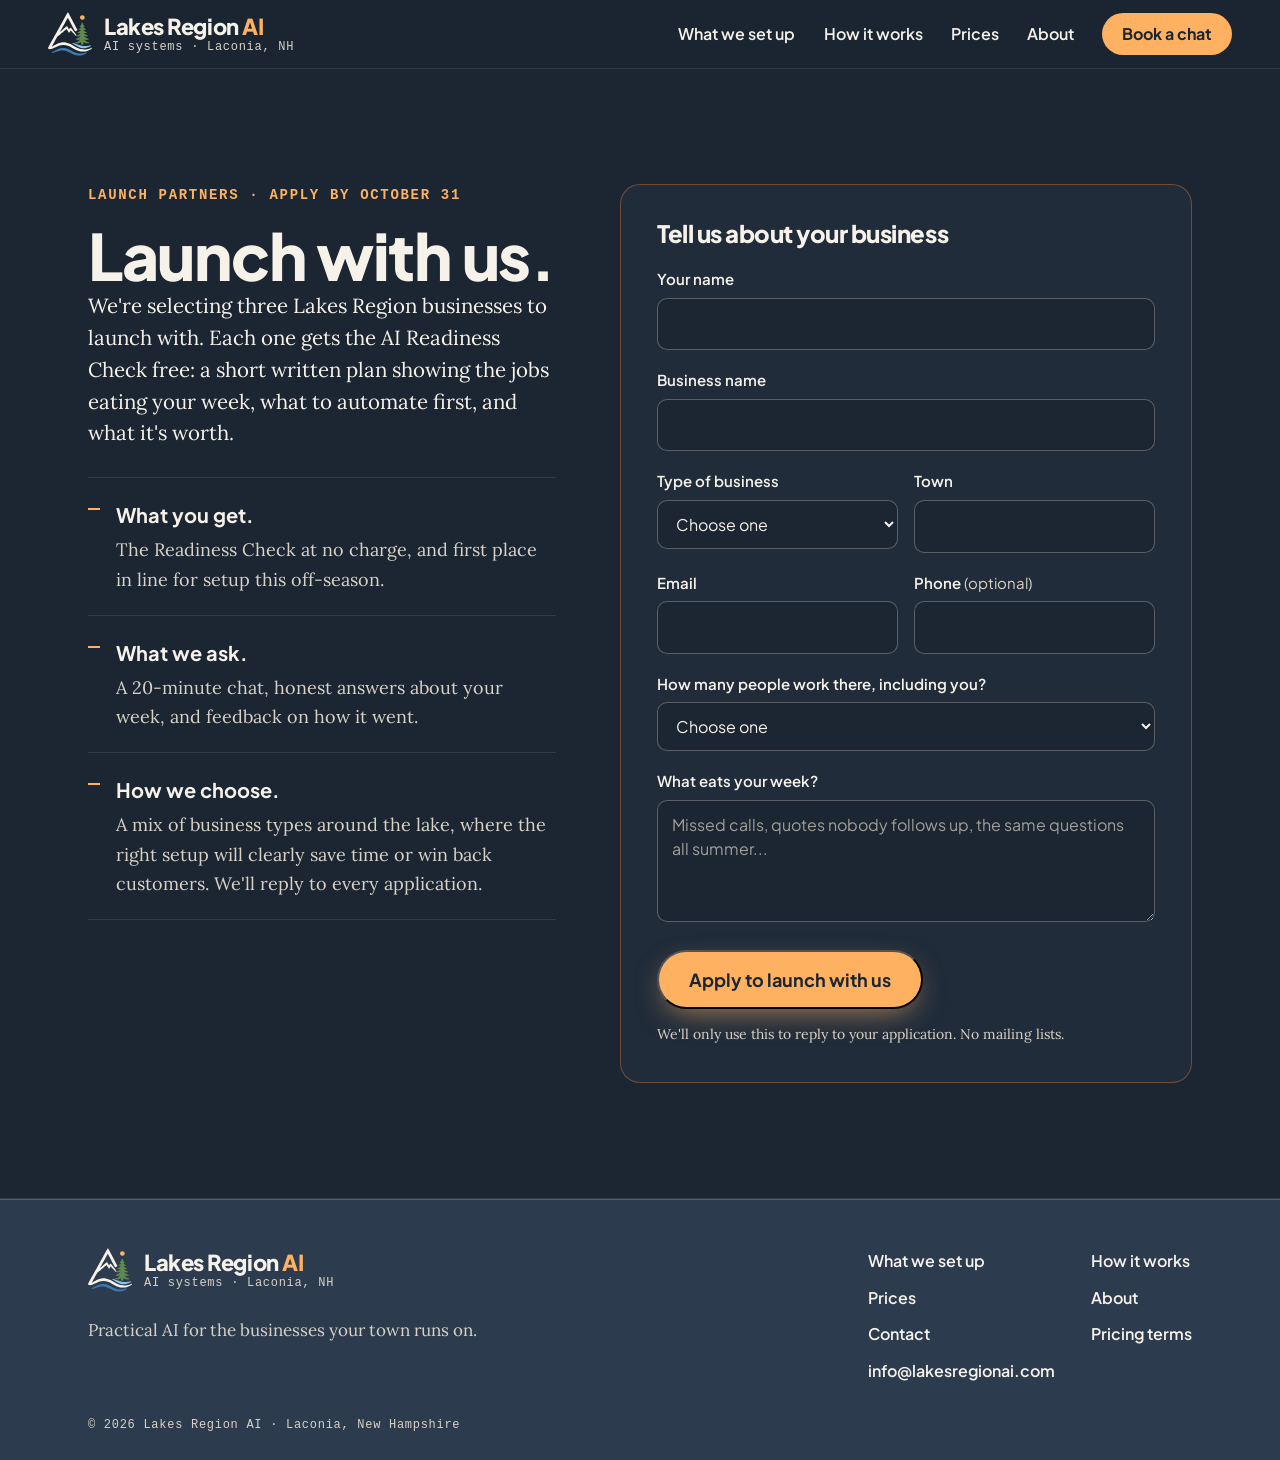
<file: apply.html>
<!doctype html>
<html lang="en" data-season="fall"><head><meta charset="utf-8"><meta name="viewport" content="width=device-width,initial-scale=1">
<title>Apply to Launch With Us | Lakes Region AI</title>
<meta name="description" content="We are selecting three businesses to launch with. Each gets the AI Readiness Check free. Apply by October 31.">
<link rel="canonical" href="https://lakesregionai.com/apply.html">


<meta property="og:type" content="website"><meta property="og:site_name" content="Lakes Region AI"><meta property="og:locale" content="en_US"><meta property="og:url" content="https://lakesregionai.com/apply.html"><meta property="og:title" content="Apply to Launch With Us | Lakes Region AI"><meta property="og:description" content="We are selecting three businesses to launch with. Each gets the AI Readiness Check free. Apply by October 31."><meta property="og:image" content="https://lakesregionai.com/og-image.png"><meta property="og:image:width" content="1200"><meta property="og:image:height" content="630"><meta property="og:image:alt" content="Lakes Region AI. Practical AI for New Hampshire businesses. Fixed price, live in 14 days. Laconia, NH.">
<meta name="twitter:card" content="summary_large_image"><meta name="twitter:title" content="Apply to Launch With Us | Lakes Region AI"><meta name="twitter:description" content="We are selecting three businesses to launch with. Each gets the AI Readiness Check free. Apply by October 31."><meta name="twitter:image" content="https://lakesregionai.com/og-image.png"><meta name="twitter:image:alt" content="Lakes Region AI. Practical AI for New Hampshire businesses. Fixed price, live in 14 days. Laconia, NH.">
<meta name="geo.region" content="US-NH"><meta name="geo.placename" content="Laconia"><meta name="geo.position" content="43.5279;-71.4704"><meta name="ICBM" content="43.5279, -71.4704">
<link rel="icon" type="image/svg+xml" href="logo-mark.svg"><link rel="icon" type="image/png" sizes="32x32" href="favicon-32.png"><link rel="apple-touch-icon" sizes="180x180" href="apple-touch-icon.png"><link rel="manifest" href="site.webmanifest"><meta name="theme-color" content="#1B2632">
<link rel="preload" href="plus-jakarta-sans-latin-800-normal.woff2" as="font" type="font/woff2" crossorigin>
<link rel="stylesheet" href="colors.css">
<link rel="stylesheet" href="layout.css">
<script type="application/ld+json">{"@context":"https://schema.org","@graph":[{"@type":"ProfessionalService","@id":"https://lakesregionai.com/#business","name":"Lakes Region AI","url":"https://lakesregionai.com/","email":"info@lakesregionai.com","logo":"https://lakesregionai.com/icon-512.png","image":"https://lakesregionai.com/og-image.png","description":"Bring us your worst week. We'll rewrite it for you. Lakes Region AI sets up simple, fixed-price AI for New Hampshire small businesses: missed-call text-back, estimate follow-up, review requests, appointment reminders and website assistants, live in 14 days. It takes the chores, not the people: your crew keeps the judgment calls and customer relationships, and you approve how it talks. Every price is posted and fixed before we start. Based in Laconia, in person across the Lakes Region, Concord and Manchester, and remote anywhere in New Hampshire. Start with a free 20-minute chat.","slogan":"Bring us your worst week. We'll rewrite it for you.","founder":{"@id":"https://lakesregionai.com/#matt"},"address":{"@type":"PostalAddress","addressLocality":"Laconia","addressRegion":"NH","addressCountry":"US"},"geo":{"@type":"GeoCoordinates","latitude":43.5279,"longitude":-71.4704},"areaServed":[{"@type":"State","name":"New Hampshire"},{"@type":"City","name":"Laconia, NH"},{"@type":"City","name":"Meredith, NH"},{"@type":"City","name":"Gilford, NH"},{"@type":"City","name":"Wolfeboro, NH"},{"@type":"City","name":"Alton, NH"},{"@type":"City","name":"Belmont, NH"},{"@type":"City","name":"Tilton, NH"},{"@type":"City","name":"Sanbornton, NH"},{"@type":"City","name":"Center Harbor, NH"},{"@type":"City","name":"Holderness, NH"},{"@type":"City","name":"Plymouth, NH"},{"@type":"City","name":"Moultonborough, NH"},{"@type":"City","name":"Concord, NH"},{"@type":"City","name":"Manchester, NH"}],"knowsAbout":["Artificial intelligence for small business","Missed-call text-back","AI phone answering","Estimate follow-up automation","Review requests","Appointment reminders","Website FAQ assistants","No-code automation"],"potentialAction":{"@type":"ReserveAction","name":"Book a free 20-minute chat","target":"https://calendly.com/matt-matthewalighieri/lakes-region-ai-chat"},"hasOfferCatalog":{"@type":"OfferCatalog","name":"Lakes Region AI services","itemListElement":[{"@type":"OfferCatalog","name":"Prices","itemListElement":[{"@type":"Offer","name":"20-Minute Chat","price":"0","priceCurrency":"USD","category":"Start here","url":"https://lakesregionai.com/#prices","itemOffered":{"@type":"Service","name":"20-Minute Chat","provider":{"@id":"https://lakesregionai.com/#business"},"description":"We'll tell you straight what we'd fix first, by phone or video. If AI isn't the answer, we'll say so."},"description":"We'll tell you straight what we'd fix first, by phone or video. If AI isn't the answer, we'll say so."},{"@type":"Offer","name":"AI Readiness Check","price":"750","priceCurrency":"USD","category":"Get a plan","url":"https://lakesregionai.com/#prices","itemOffered":{"@type":"Service","name":"AI Readiness Check","provider":{"@id":"https://lakesregionai.com/#business"},"description":"A written plan: the jobs eating your week, what to automate first, and what it's worth. Credited toward any project."},"description":"A written plan: the jobs eating your week, what to automate first, and what it's worth. Credited toward any project."},{"@type":"Offer","name":"Remote Quick Win","price":"1000","priceCurrency":"USD","category":"Quick wins","url":"https://lakesregionai.com/#prices","itemOffered":{"@type":"Service","name":"Remote Quick Win","provider":{"@id":"https://lakesregionai.com/#business"},"description":"One automation, set up over video. Live in 14 days."},"description":"One automation, set up over video. Live in 14 days."},{"@type":"Offer","name":"On-site Quick Win","price":"1500","priceCurrency":"USD","category":"Quick wins","url":"https://lakesregionai.com/#prices","itemOffered":{"@type":"Service","name":"On-site Quick Win","provider":{"@id":"https://lakesregionai.com/#business"},"description":"One automation, set up in person at your shop. Live in 14 days."},"description":"One automation, set up in person at your shop. Live in 14 days."},{"@type":"Offer","name":"AI Operations Package","price":"4500","priceCurrency":"USD","category":"The full setup","url":"https://lakesregionai.com/#prices","itemOffered":{"@type":"Service","name":"AI Operations Package","provider":{"@id":"https://lakesregionai.com/#business"},"description":"Three connected automations in 30 days, so your calls, quotes and reviews work together. Founding rate of $3,500 for the first five clients."},"description":"Three connected automations in 30 days, so your calls, quotes and reviews work together. Founding rate of $3,500 for the first five clients."},{"@type":"Offer","name":"Care plan","price":"750","priceCurrency":"USD","category":"Keep it running","url":"https://lakesregionai.com/#prices","itemOffered":{"@type":"Service","name":"Care plan","provider":{"@id":"https://lakesregionai.com/#business"},"description":"We run it, fix it, and answer when something breaks. Three-month minimum, then month to month."},"description":"We run it, fix it, and answer when something breaks. Three-month minimum, then month to month.","priceSpecification":{"@type":"UnitPriceSpecification","price":"750","priceCurrency":"USD","unitText":"MONTH","referenceQuantity":{"@type":"QuantitativeValue","value":1,"unitCode":"MON"}}}]},{"@type":"OfferCatalog","name":"Quick Win systems","itemListElement":[{"@type":"Offer","itemOffered":{"@type":"Service","name":"Missed-Call Text-Back","description":"Every call gets handled. Miss a call and the caller gets a friendly text right away, in your words. You get the lead by text and call back when you can.","provider":{"@id":"https://lakesregionai.com/#business"},"areaServed":{"@type":"State","name":"New Hampshire"}}},{"@type":"Offer","itemOffered":{"@type":"Service","name":"Estimate Follow-Up","description":"Every quote gets a follow-up. Each estimate you send gets a polite follow-up in your words until the customer says yes or no. You stop having to remember.","provider":{"@id":"https://lakesregionai.com/#business"},"areaServed":{"@type":"State","name":"New Hampshire"}}},{"@type":"Offer","itemOffered":{"@type":"Service","name":"Review Booster","description":"Happy customers leave reviews. At the right moment, customers get a short request by text or email, with an easy opt-out. You approve the message before it ever goes out.","provider":{"@id":"https://lakesregionai.com/#business"},"areaServed":{"@type":"State","name":"New Hampshire"}}},{"@type":"Offer","itemOffered":{"@type":"Service","name":"Appointment Reminders","description":"Fewer no-shows. Customers get a friendly reminder before their appointment, reservation or service date, and can confirm or reschedule by text. Empty chairs and wasted trips get rarer.","provider":{"@id":"https://lakesregionai.com/#business"},"areaServed":{"@type":"State","name":"New Hampshire"}}},{"@type":"Offer","itemOffered":{"@type":"Service","name":"Website FAQ Assistant","description":"Your website answers the same ten questions. Hours, parking, pricing, slips, menus, pets. An assistant on your site answers from your own information, day or night, and hands anything tricky to you.","provider":{"@id":"https://lakesregionai.com/#business"},"areaServed":{"@type":"State","name":"New Hampshire"}}},{"@type":"Offer","itemOffered":{"@type":"Service","name":"AI Operations Package","description":"Three jobs, connected. For bigger weeks: your calls, quotes and reviews working together. We map the job, build it, test it with you and train your team.","provider":{"@id":"https://lakesregionai.com/#business"},"areaServed":{"@type":"State","name":"New Hampshire"}}}]}]}},{"@type":"WebSite","@id":"https://lakesregionai.com/#website","url":"https://lakesregionai.com/","name":"Lakes Region AI","publisher":{"@id":"https://lakesregionai.com/#business"},"inLanguage":"en-US"},{"@type":"WebPage","@id":"https://lakesregionai.com/apply.html#webpage","url":"https://lakesregionai.com/apply.html","name":"Apply to Launch With Us | Lakes Region AI","description":"We are selecting three businesses to launch with. Each gets the AI Readiness Check free. Apply by October 31.","isPartOf":{"@id":"https://lakesregionai.com/#website"},"about":{"@id":"https://lakesregionai.com/#business"},"primaryImageOfPage":{"@type":"ImageObject","url":"https://lakesregionai.com/og-image.png"},"inLanguage":"en-US","dateModified":"2026-10-20","breadcrumb":{"@id":"https://lakesregionai.com/apply.html#breadcrumb"}},{"@type":"Person","@id":"https://lakesregionai.com/#matt","name":"Matt Alighieri","jobTitle":"Founder","worksFor":{"@id":"https://lakesregionai.com/#business"},"address":{"@type":"PostalAddress","addressLocality":"Laconia","addressRegion":"NH","addressCountry":"US"},"description":"Sixteen years building and running digital systems at companies like Apple, Pandora, iHeartMedia and Townsquare Media; teaches non-technical teams to use AI.","knowsAbout":["Artificial intelligence","Digital systems","Small business automation"]},{"@type":"BreadcrumbList","@id":"https://lakesregionai.com/apply.html#breadcrumb","itemListElement":[{"@type":"ListItem","position":1,"name":"Home","item":"https://lakesregionai.com/"},{"@type":"ListItem","position":2,"name":"Apply to launch with us","item":"https://lakesregionai.com/apply.html"}]}]}</script>
<script src="catalog.js" defer></script>
<script src="behavior.js" defer></script>
</head><body>
<a class="skip" href="#main">Skip to content</a>
<header class="topbar">
  <a class="lockup" href="index.html" aria-label="Lakes Region AI, home">
    <svg class="mark" viewBox="0 0 693.5 679.5" aria-hidden="true"><g fill-rule="evenodd"><path fill="#F6F2EA" d="M528.50,617.22 C524.79,616.86 519.16,616.08 516.00,615.49 C512.84,614.90 509.04,614.20 507.56,613.94 C499.36,612.49 476.38,605.80 464.55,601.42 C443.06,593.46 414.93,579.20 382.75,559.98 C356.19,544.11 342.53,537.06 323.25,529.24 C293.75,517.28 262.09,511.14 239.11,512.93 C192.80,516.52 175.91,521.77 118.96,550.25 C76.30,571.58 53.07,579.48 30.50,580.34 C5.47,581.30 -6.85,566.44 4.23,548.64 C5.44,546.69 9.74,539.05 13.78,531.67 C17.82,524.29 21.86,517.01 22.76,515.50 C23.66,513.99 26.92,508.15 30.00,502.54 C33.09,496.92 37.98,488.15 40.87,483.04 C47.06,472.12 51.25,464.53 71.22,428.00 C79.41,413.01 88.09,397.26 90.50,393.00 C92.90,388.74 97.52,380.52 100.75,374.75 C103.98,368.98 109.83,358.62 113.74,351.75 C117.65,344.88 122.54,336.21 124.61,332.50 C126.68,328.79 129.82,323.16 131.60,320.00 C133.38,316.84 136.76,310.76 139.10,306.50 C141.45,302.24 146.51,293.12 150.35,286.25 C162.47,264.58 169.51,251.96 173.25,245.25 C175.24,241.68 179.18,234.59 182.01,229.50 C184.84,224.41 188.22,218.45 189.52,216.25 C190.81,214.05 193.45,209.32 195.38,205.75 C197.30,202.18 199.77,197.68 200.85,195.75 C205.78,187.01 214.27,171.64 224.35,153.25 C230.06,142.84 237.29,129.69 245.26,115.25 C249.64,107.30 259.91,88.64 273.74,63.50 C278.35,55.11 285.21,42.74 288.99,36.00 C308.85,0.55 307.81,2.14 312.03,0.74 C317.44,-1.06 320.77,1.48 325.52,11.00 C327.23,14.44 330.21,20.17 332.14,23.75 C335.40,29.79 339.04,36.83 361.23,80.00 C365.83,88.94 369.99,96.92 370.47,97.75 C370.96,98.58 374.35,105.10 378.00,112.25 C381.65,119.40 387.50,130.65 390.99,137.25 C394.48,143.85 399.66,153.75 402.49,159.25 C409.86,173.56 414.12,181.79 425.15,203.00 C430.51,213.31 435.37,222.65 435.94,223.75 C436.52,224.85 442.41,236.16 449.05,248.89 C463.43,276.49 463.33,276.25 462.24,279.52 C461.25,282.52 462.55,281.61 447.25,290.00 C431.38,298.70 431.24,298.76 428.11,297.60 L425.75,296.73 L417.97,282.24 C409.02,265.58 400.56,249.68 387.25,224.50 C382.09,214.74 375.45,202.25 372.49,196.75 C369.54,191.25 365.49,183.60 363.50,179.75 C361.50,175.90 357.56,168.36 354.75,163.00 C351.94,157.64 346.53,147.29 342.73,140.00 C336.25,127.55 331.31,118.23 318.45,94.25 C315.51,88.75 312.83,84.25 312.51,84.25 C312.18,84.25 309.51,88.75 306.57,94.25 C303.63,99.75 299.97,106.39 298.43,109.00 C296.89,111.61 294.41,116.00 292.91,118.75 C289.28,125.44 276.24,148.85 269.25,161.25 C266.16,166.75 259.96,177.89 255.50,186.00 C239.08,215.81 236.28,220.88 232.75,227.25 C230.76,230.82 225.70,240.05 221.51,247.75 C213.63,262.21 206.81,274.42 202.25,282.25 C200.80,284.73 199.01,287.99 198.26,289.50 C196.58,292.88 190.86,303.38 188.89,306.68 L187.44,309.11 L188.85,308.10 C189.63,307.55 192.06,305.55 194.26,303.66 C196.45,301.77 199.93,298.88 201.99,297.25 C204.05,295.61 208.86,291.57 212.67,288.26 C216.49,284.95 220.92,281.12 222.53,279.75 C224.13,278.38 228.18,274.89 231.52,272.00 C234.87,269.11 240.14,264.61 243.23,262.00 C251.79,254.76 258.13,249.25 271.17,237.76 C292.54,218.91 292.28,219.12 295.26,218.18 C297.86,217.36 298.14,217.36 300.74,218.18 C304.23,219.28 304.45,219.59 311.74,233.25 C317.47,243.99 328.57,264.35 330.77,268.16 L331.87,270.06 L334.63,265.41 C336.16,262.85 338.80,258.16 340.51,255.00 C346.16,244.56 347.82,242.40 351.05,241.29 C355.27,239.83 358.08,240.97 362.22,245.78 C370.48,255.40 390.05,279.41 395.00,286.00 C396.76,288.34 400.35,292.95 403.00,296.25 C405.64,299.55 410.49,305.69 413.78,309.89 C417.06,314.09 421.04,319.16 422.62,321.14 C424.20,323.13 428.57,328.91 432.33,334.00 C440.39,344.91 443.08,348.40 445.66,351.30 C446.71,352.48 448.00,354.56 448.52,355.93 L449.46,358.41 L448.20,362.15 C446.81,366.31 446.09,367.17 443.22,368.17 C439.72,369.38 437.82,368.31 431.61,361.59 C428.66,358.40 423.32,352.74 419.75,349.01 C413.24,342.23 407.64,336.19 397.01,324.50 C387.74,314.31 357.93,283.00 357.50,283.00 C357.07,283.00 352.70,290.30 344.48,304.75 C338.57,315.15 337.29,316.70 333.69,317.84 C331.22,318.61 330.95,318.61 328.42,317.70 C325.34,316.59 324.39,315.36 319.39,306.00 C317.70,302.84 313.70,295.64 310.49,290.00 C307.28,284.36 303.58,277.73 302.27,275.25 C297.39,266.09 293.29,258.99 292.95,259.12 C292.35,259.35 279.54,270.01 273.26,275.51 C266.92,281.05 260.42,286.59 246.28,298.50 C238.57,304.99 231.23,311.26 209.77,329.68 C206.20,332.75 201.92,336.49 200.27,338.00 C197.08,340.92 188.32,348.44 185.69,350.52 C184.84,351.20 181.81,353.77 178.97,356.25 C173.74,360.81 170.02,363.96 154.75,376.76 L146.25,383.89 L139.79,395.32 C136.24,401.61 132.17,408.77 130.73,411.25 C127.96,416.04 123.68,423.68 110.25,447.75 C105.65,456.00 99.02,467.81 95.51,474.00 C85.78,491.15 80.15,501.28 74.25,512.25 C71.29,517.75 67.34,525.06 65.48,528.50 C60.49,537.70 60.00,538.67 60.25,538.91 C60.54,539.21 73.92,532.57 82.50,527.87 C97.21,519.82 105.27,515.35 105.75,514.99 C107.07,513.97 127.17,503.47 139.00,497.63 C155.29,489.57 171.53,483.38 190.25,478.09 C193.23,477.24 197.14,476.32 209.75,473.50 C210.85,473.25 213.55,472.81 215.75,472.52 C217.95,472.23 221.37,471.77 223.35,471.49 C228.03,470.85 253.18,470.85 260.25,471.50 C268.44,472.25 274.88,472.98 278.25,473.54 C315.09,479.70 347.66,492.58 395.50,519.88 C409.63,527.95 429.87,539.65 435.00,542.72 C440.17,545.81 458.66,555.22 468.25,559.64 C493.28,571.19 520.25,578.99 544.98,581.86 C562.32,583.87 597.65,582.41 615.04,578.97 C616.53,578.67 619.48,578.33 621.60,578.21 C630.29,577.71 673.64,564.03 680.28,559.69 C685.73,556.12 691.06,557.03 692.69,561.79 C693.62,564.54 692.80,567.55 690.62,569.42 C666.85,589.66 627.22,607.51 591.75,613.94 C583.26,615.48 580.17,615.90 565.72,617.50 C559.47,618.19 536.69,618.02 528.50,617.22 Z"/><path fill="#3A7DB5" d="M471.00,679.00 C454.83,677.17 447.45,675.67 428.75,670.39 C418.87,667.61 410.44,664.83 401.75,661.49 C389.38,656.75 371.96,648.81 356.50,640.86 C302.93,613.32 281.47,605.44 247.75,600.92 C241.12,600.03 216.10,600.02 209.00,600.90 C195.04,602.64 174.55,606.74 162.09,610.30 C152.47,613.05 142.57,616.25 132.00,620.04 C97.24,632.49 86.12,636.10 70.52,640.03 C62.45,642.06 58.91,641.29 57.17,637.13 C55.45,633.02 57.85,630.17 67.50,624.84 C75.91,620.19 82.90,616.21 95.95,608.66 C129.33,589.33 157.19,576.46 180.50,569.60 C185.10,568.25 187.68,567.60 196.75,565.50 C197.85,565.24 200.10,564.78 201.75,564.47 C203.40,564.16 205.76,563.72 207.00,563.48 C242.81,556.64 283.83,563.41 332.76,584.25 C337.99,586.48 366.63,600.79 378.75,607.24 C422.27,630.39 459.01,642.93 493.75,646.49 C510.94,648.25 521.52,648.45 532.75,647.24 C536.60,646.83 541.10,646.37 542.75,646.22 C549.81,645.58 552.68,645.01 573.00,640.17 C578.03,638.98 591.48,634.83 599.47,632.01 C609.34,628.53 612.60,628.71 614.32,632.83 C615.87,636.56 614.14,639.45 607.84,643.65 C579.89,662.25 543.05,675.39 510.00,678.56 C503.38,679.20 475.54,679.51 471.00,679.00 Z"/><path fill="#8FC0E8" d="M550.50,564.22 C549.81,564.11 547.11,563.77 544.50,563.47 C537.13,562.61 529.44,561.16 520.75,559.00 C517.13,558.10 497.43,551.47 496.25,550.76 C495.70,550.42 494.35,549.87 493.25,549.52 C492.15,549.17 490.80,548.61 490.25,548.27 C489.70,547.93 488.35,547.36 487.25,547.00 C486.15,546.64 484.01,545.74 482.50,544.98 C480.99,544.23 476.38,541.98 472.25,539.98 C468.12,537.97 463.87,535.78 462.80,535.11 C461.72,534.44 459.81,533.33 458.55,532.64 C456.13,531.33 453.24,529.73 449.50,527.63 C448.26,526.94 446.57,526.03 445.75,525.61 C444.93,525.19 443.68,524.45 442.99,523.97 C441.76,523.11 438.30,521.16 435.25,519.60 C434.43,519.18 432.85,518.24 431.75,517.50 C430.65,516.77 429.40,516.04 428.96,515.88 C428.53,515.73 425.88,514.12 423.08,512.30 C420.27,510.49 417.81,509.00 417.61,509.00 C417.40,509.00 416.07,508.21 414.64,507.25 C413.21,506.29 411.86,505.50 411.64,505.50 C411.41,505.50 410.40,504.94 409.39,504.25 C408.38,503.56 406.53,502.44 405.27,501.76 C404.02,501.08 401.92,499.93 400.62,499.20 C399.32,498.48 396.68,497.05 394.75,496.03 C392.82,495.01 390.24,493.61 389.00,492.92 C387.76,492.23 385.51,491.00 384.00,490.18 C378.66,487.28 378.32,482.26 383.36,480.52 C385.54,479.77 394.71,480.32 399.00,481.46 C399.96,481.72 402.21,482.29 404.00,482.72 C408.20,483.75 440.44,494.43 441.75,495.24 C442.30,495.57 444.32,496.36 446.25,496.98 C448.18,497.60 450.20,498.39 450.75,498.73 C451.30,499.07 453.32,499.86 455.25,500.48 C457.18,501.10 459.20,501.89 459.75,502.23 C460.30,502.57 462.32,503.36 464.25,503.98 C466.18,504.60 468.44,505.50 469.28,505.98 C470.12,506.46 473.05,507.59 475.78,508.48 C478.51,509.38 481.20,510.39 481.75,510.73 C482.30,511.07 487.48,512.86 493.25,514.71 C511.12,520.44 515.08,521.56 526.50,524.06 C527.74,524.34 529.54,524.75 530.50,524.99 C532.29,525.43 542.31,527.03 549.00,527.95 C571.71,531.07 600.92,530.13 633.50,525.23 C636.11,524.83 641.17,524.07 644.75,523.53 C648.33,523.00 653.16,522.31 655.50,522.00 C657.84,521.70 661.10,521.25 662.75,521.00 C674.22,519.28 679.39,519.91 680.76,523.19 C682.37,527.05 680.62,528.72 669.00,534.37 C662.17,537.69 660.44,538.49 654.62,541.04 C653.32,541.61 651.69,542.37 651.00,542.72 C650.31,543.08 648.85,543.65 647.75,544.00 C646.65,544.35 645.50,544.83 645.20,545.07 C644.89,545.31 643.39,545.93 641.87,546.46 C640.35,546.98 638.57,547.74 637.92,548.15 C635.79,549.49 607.85,558.31 600.50,559.95 C599.26,560.23 596.79,560.79 595.00,561.20 C593.21,561.60 589.95,562.19 587.75,562.50 C585.55,562.80 582.40,563.29 580.75,563.57 C577.78,564.08 552.91,564.62 550.50,564.22 Z"/><path fill="#5E8A4F" d="M522.69,506.78 C520.15,505.68 520.00,504.53 520.00,486.18 L520.00,469.50 L515.75,469.50 C511.95,469.50 511.50,469.60 511.50,470.43 C511.50,472.43 510.35,474.55 508.83,475.34 C504.86,477.39 491.27,482.66 485.57,484.36 L479.25,486.25 L460.75,486.25 L442.25,486.25 L437.07,484.79 C429.28,482.59 426.75,480.44 426.75,476.00 C426.75,471.91 430.12,468.91 435.44,468.26 C451.72,466.28 463.29,462.04 478.25,452.57 C487.42,446.76 500.51,434.70 505.97,427.04 L507.06,425.51 L504.66,426.56 C485.72,434.83 457.77,435.33 441.01,427.70 C435.78,425.32 434.03,421.74 436.08,417.61 C437.58,414.58 439.73,413.50 445.43,412.93 C464.38,411.01 482.15,402.37 497.66,387.54 C502.00,383.39 511.26,372.59 510.84,372.17 C510.76,372.09 509.48,372.48 508.01,373.04 C496.59,377.38 481.55,379.33 471.46,377.78 C455.21,375.28 447.57,370.88 448.72,364.71 C449.49,360.61 452.33,359.03 461.25,357.74 C477.66,355.37 496.13,344.69 506.87,331.35 C510.29,327.10 513.67,322.50 513.37,322.50 C513.26,322.50 510.04,323.29 506.21,324.25 C495.17,327.03 485.18,326.76 474.65,323.40 C465.13,320.36 462.25,315.44 466.82,310.00 C468.19,308.38 470.89,307.44 477.00,306.45 C491.71,304.07 507.00,292.33 516.27,276.30 L517.69,273.84 L516.22,274.24 C514.32,274.75 512.21,275.21 507.08,276.23 C502.29,277.18 498.30,276.80 491.25,274.72 C482.67,272.19 479.55,268.16 481.80,262.52 C482.86,259.88 484.66,258.84 490.83,257.32 C501.54,254.67 509.28,248.82 516.47,237.96 C519.13,233.95 521.90,228.23 521.42,227.75 C521.30,227.63 519.98,227.86 518.48,228.26 C511.77,230.05 504.91,228.11 502.99,223.89 C501.01,219.52 502.21,216.91 508.24,212.48 C513.39,208.69 516.73,204.09 521.49,194.25 C526.00,184.91 527.19,181.11 529.22,169.48 C530.71,161.01 532.98,158.52 539.25,158.52 C545.52,158.52 547.79,161.01 549.28,169.48 C551.31,181.11 552.50,184.91 557.01,194.25 C561.77,204.09 565.11,208.69 570.26,212.48 C576.29,216.91 577.49,219.52 575.51,223.89 C573.59,228.11 566.73,230.05 560.02,228.26 C558.52,227.86 557.20,227.63 557.08,227.75 C556.60,228.23 559.37,233.95 562.03,237.96 C569.22,248.82 576.96,254.67 587.67,257.32 C593.84,258.84 595.64,259.88 596.70,262.52 C598.95,268.16 595.83,272.19 587.25,274.72 C580.20,276.80 576.21,277.18 571.42,276.23 C566.29,275.21 564.18,274.75 562.28,274.24 L560.81,273.84 L562.23,276.30 C571.50,292.33 586.79,304.07 601.50,306.45 C607.61,307.44 610.31,308.38 611.68,310.00 C618.73,318.38 606.60,326.00 586.21,326.00 C579.89,326.00 578.58,325.83 572.29,324.25 C568.46,323.29 565.24,322.50 565.13,322.50 C564.83,322.50 568.21,327.10 571.63,331.35 C582.37,344.69 600.84,355.37 617.25,357.74 C626.17,359.03 629.01,360.61 629.78,364.71 C630.93,370.88 623.29,375.28 607.04,377.78 C596.95,379.33 581.91,377.38 570.49,373.04 C569.02,372.48 567.74,372.09 567.66,372.17 C567.24,372.59 576.50,383.39 580.84,387.54 C596.35,402.37 614.12,411.01 633.07,412.93 C638.77,413.50 640.92,414.58 642.42,417.61 C644.47,421.74 642.72,425.32 637.49,427.70 C620.73,435.33 592.78,434.83 573.84,426.56 L571.44,425.51 L572.53,427.04 C577.99,434.70 591.08,446.76 600.25,452.57 C615.21,462.04 626.78,466.28 643.06,468.26 C648.38,468.91 651.75,471.91 651.75,476.00 C651.75,480.44 649.22,482.59 641.43,484.79 L636.25,486.25 L617.75,486.25 L599.25,486.25 L592.93,484.36 C587.23,482.66 573.64,477.39 569.67,475.34 C568.15,474.55 567.00,472.43 567.00,470.43 C567.00,469.60 566.55,469.50 562.75,469.50 L558.50,469.50 L558.50,486.18 C558.50,504.70 558.37,505.69 555.70,506.80 C553.32,507.80 524.98,507.78 522.69,506.78 Z"/><path fill="#FFB162" d="M533.25,116.05 C503.81,108.03 494.20,74.76 515.24,53.75 C535.21,33.82 566.60,41.28 576.46,68.31 C583.42,87.37 572.75,107.90 552.18,115.07 C546.32,117.11 538.61,117.51 533.25,116.05 Z"/></g></svg>
    <span class="lockup-text"><span class="lockup-name">Lakes Region <b>AI</b></span><span class="lockup-sub">AI systems · Laconia, NH</span></span>
  </a>
  <nav class="topnav" aria-label="Main">
    <a href="index.html#what">What we set up</a>
    <a href="index.html#how">How it works</a>
    <a href="index.html#prices">Prices</a>
    <a href="about.html">About</a>
    <a class="btn btn-sm" href="https://calendly.com/matt-matthewalighieri/lakes-region-ai-chat" data-book-short>Book a chat</a>
  </nav>
</header>

<main id="main">
<section class="band apply">
  <div class="wrap apply-grid">
    <div class="apply-intro">
      <p class="eyebrow">Launch partners · apply by October 31</p>
      <h1>Launch with us.</h1>
      <p class="lead">We're selecting three Lakes Region businesses to launch with. Each one gets the AI Readiness Check free: a short written plan showing the jobs eating your week, what to automate first, and what it's worth.</p>
      <ul class="why">
        <li><b>What you get.</b> The Readiness Check at no charge, and first place in line for setup this off-season.</li>
        <li><b>What we ask.</b> A 20-minute chat, honest answers about your week, and feedback on how it went.</li>
        <li><b>How we choose.</b> A mix of business types around the lake, where the right setup will clearly save time or win back customers. We'll reply to every application.</li>
      </ul>
    </div>

    <form class="apply-form" id="apply-form" data-form="apply" novalidate>
      <h2 class="form-title">Tell us about your business</h2>
      <div class="field"><label for="f-name">Your name</label><input id="f-name" name="name" autocomplete="name" required></div>
      <div class="field"><label for="f-biz">Business name</label><input id="f-biz" name="business" autocomplete="organization" required></div>
      <div class="field two">
        <div><label for="f-type">Type of business</label>
          <select id="f-type" name="type" required>
            <option value="">Choose one</option>
            <option>Contractor or trades</option><option>Restaurant or cafe</option><option>Inn, B&amp;B or rental</option><option>Marina or boat service</option><option>Salon or spa</option><option>Shop or retail</option><option>Auto</option><option>Other</option>
          </select></div>
        <div><label for="f-town">Town</label><input id="f-town" name="town" autocomplete="address-level2" required></div>
      </div>
      <div class="field two">
        <div><label for="f-email">Email</label><input id="f-email" name="email" type="email" autocomplete="email" required></div>
        <div><label for="f-phone">Phone <span class="opt">(optional)</span></label><input id="f-phone" name="phone" type="tel" autocomplete="tel"></div>
      </div>
      <div class="field"><label for="f-size">How many people work there, including you?</label>
        <select id="f-size" name="size"><option value="">Choose one</option><option>Just me</option><option>2 to 5</option><option>6 to 20</option><option>More than 20</option></select></div>
      <div class="field"><label for="f-week">What eats your week?</label>
        <textarea id="f-week" name="week" rows="4" placeholder="Missed calls, quotes nobody follows up, the same questions all summer..." required></textarea></div>
            <div class="trap" aria-hidden="true"><label for="f-trap">Leave this empty</label><input id="f-trap" name="company_website" tabindex="-1" autocomplete="off"></div>
      <p class="form-error" role="alert" hidden></p>
      <button class="btn" type="submit">Apply to launch with us</button>
      <p class="form-small">We'll only use this to reply to your application. No mailing lists.</p>
      <div class="form-done" hidden tabindex="-1">
        <h2>Thanks. We've got it.</h2>
        <p>We'll be in touch within a few days. If you'd rather talk now, book a free 20-minute chat.</p>
        <a class="btn" data-book href="https://calendly.com/matt-matthewalighieri/lakes-region-ai-chat">Book a Free 20-Minute Chat</a>
      </div>
    </form>
  </div>
</section>
</main>

<footer class="foot">
  <div class="wrap foot-grid">
    <div>
      <a class="lockup" href="index.html" aria-label="Lakes Region AI, home">
        <svg class="mark" viewBox="0 0 693.5 679.5" aria-hidden="true"><g fill-rule="evenodd"><path fill="#F6F2EA" d="M528.50,617.22 C524.79,616.86 519.16,616.08 516.00,615.49 C512.84,614.90 509.04,614.20 507.56,613.94 C499.36,612.49 476.38,605.80 464.55,601.42 C443.06,593.46 414.93,579.20 382.75,559.98 C356.19,544.11 342.53,537.06 323.25,529.24 C293.75,517.28 262.09,511.14 239.11,512.93 C192.80,516.52 175.91,521.77 118.96,550.25 C76.30,571.58 53.07,579.48 30.50,580.34 C5.47,581.30 -6.85,566.44 4.23,548.64 C5.44,546.69 9.74,539.05 13.78,531.67 C17.82,524.29 21.86,517.01 22.76,515.50 C23.66,513.99 26.92,508.15 30.00,502.54 C33.09,496.92 37.98,488.15 40.87,483.04 C47.06,472.12 51.25,464.53 71.22,428.00 C79.41,413.01 88.09,397.26 90.50,393.00 C92.90,388.74 97.52,380.52 100.75,374.75 C103.98,368.98 109.83,358.62 113.74,351.75 C117.65,344.88 122.54,336.21 124.61,332.50 C126.68,328.79 129.82,323.16 131.60,320.00 C133.38,316.84 136.76,310.76 139.10,306.50 C141.45,302.24 146.51,293.12 150.35,286.25 C162.47,264.58 169.51,251.96 173.25,245.25 C175.24,241.68 179.18,234.59 182.01,229.50 C184.84,224.41 188.22,218.45 189.52,216.25 C190.81,214.05 193.45,209.32 195.38,205.75 C197.30,202.18 199.77,197.68 200.85,195.75 C205.78,187.01 214.27,171.64 224.35,153.25 C230.06,142.84 237.29,129.69 245.26,115.25 C249.64,107.30 259.91,88.64 273.74,63.50 C278.35,55.11 285.21,42.74 288.99,36.00 C308.85,0.55 307.81,2.14 312.03,0.74 C317.44,-1.06 320.77,1.48 325.52,11.00 C327.23,14.44 330.21,20.17 332.14,23.75 C335.40,29.79 339.04,36.83 361.23,80.00 C365.83,88.94 369.99,96.92 370.47,97.75 C370.96,98.58 374.35,105.10 378.00,112.25 C381.65,119.40 387.50,130.65 390.99,137.25 C394.48,143.85 399.66,153.75 402.49,159.25 C409.86,173.56 414.12,181.79 425.15,203.00 C430.51,213.31 435.37,222.65 435.94,223.75 C436.52,224.85 442.41,236.16 449.05,248.89 C463.43,276.49 463.33,276.25 462.24,279.52 C461.25,282.52 462.55,281.61 447.25,290.00 C431.38,298.70 431.24,298.76 428.11,297.60 L425.75,296.73 L417.97,282.24 C409.02,265.58 400.56,249.68 387.25,224.50 C382.09,214.74 375.45,202.25 372.49,196.75 C369.54,191.25 365.49,183.60 363.50,179.75 C361.50,175.90 357.56,168.36 354.75,163.00 C351.94,157.64 346.53,147.29 342.73,140.00 C336.25,127.55 331.31,118.23 318.45,94.25 C315.51,88.75 312.83,84.25 312.51,84.25 C312.18,84.25 309.51,88.75 306.57,94.25 C303.63,99.75 299.97,106.39 298.43,109.00 C296.89,111.61 294.41,116.00 292.91,118.75 C289.28,125.44 276.24,148.85 269.25,161.25 C266.16,166.75 259.96,177.89 255.50,186.00 C239.08,215.81 236.28,220.88 232.75,227.25 C230.76,230.82 225.70,240.05 221.51,247.75 C213.63,262.21 206.81,274.42 202.25,282.25 C200.80,284.73 199.01,287.99 198.26,289.50 C196.58,292.88 190.86,303.38 188.89,306.68 L187.44,309.11 L188.85,308.10 C189.63,307.55 192.06,305.55 194.26,303.66 C196.45,301.77 199.93,298.88 201.99,297.25 C204.05,295.61 208.86,291.57 212.67,288.26 C216.49,284.95 220.92,281.12 222.53,279.75 C224.13,278.38 228.18,274.89 231.52,272.00 C234.87,269.11 240.14,264.61 243.23,262.00 C251.79,254.76 258.13,249.25 271.17,237.76 C292.54,218.91 292.28,219.12 295.26,218.18 C297.86,217.36 298.14,217.36 300.74,218.18 C304.23,219.28 304.45,219.59 311.74,233.25 C317.47,243.99 328.57,264.35 330.77,268.16 L331.87,270.06 L334.63,265.41 C336.16,262.85 338.80,258.16 340.51,255.00 C346.16,244.56 347.82,242.40 351.05,241.29 C355.27,239.83 358.08,240.97 362.22,245.78 C370.48,255.40 390.05,279.41 395.00,286.00 C396.76,288.34 400.35,292.95 403.00,296.25 C405.64,299.55 410.49,305.69 413.78,309.89 C417.06,314.09 421.04,319.16 422.62,321.14 C424.20,323.13 428.57,328.91 432.33,334.00 C440.39,344.91 443.08,348.40 445.66,351.30 C446.71,352.48 448.00,354.56 448.52,355.93 L449.46,358.41 L448.20,362.15 C446.81,366.31 446.09,367.17 443.22,368.17 C439.72,369.38 437.82,368.31 431.61,361.59 C428.66,358.40 423.32,352.74 419.75,349.01 C413.24,342.23 407.64,336.19 397.01,324.50 C387.74,314.31 357.93,283.00 357.50,283.00 C357.07,283.00 352.70,290.30 344.48,304.75 C338.57,315.15 337.29,316.70 333.69,317.84 C331.22,318.61 330.95,318.61 328.42,317.70 C325.34,316.59 324.39,315.36 319.39,306.00 C317.70,302.84 313.70,295.64 310.49,290.00 C307.28,284.36 303.58,277.73 302.27,275.25 C297.39,266.09 293.29,258.99 292.95,259.12 C292.35,259.35 279.54,270.01 273.26,275.51 C266.92,281.05 260.42,286.59 246.28,298.50 C238.57,304.99 231.23,311.26 209.77,329.68 C206.20,332.75 201.92,336.49 200.27,338.00 C197.08,340.92 188.32,348.44 185.69,350.52 C184.84,351.20 181.81,353.77 178.97,356.25 C173.74,360.81 170.02,363.96 154.75,376.76 L146.25,383.89 L139.79,395.32 C136.24,401.61 132.17,408.77 130.73,411.25 C127.96,416.04 123.68,423.68 110.25,447.75 C105.65,456.00 99.02,467.81 95.51,474.00 C85.78,491.15 80.15,501.28 74.25,512.25 C71.29,517.75 67.34,525.06 65.48,528.50 C60.49,537.70 60.00,538.67 60.25,538.91 C60.54,539.21 73.92,532.57 82.50,527.87 C97.21,519.82 105.27,515.35 105.75,514.99 C107.07,513.97 127.17,503.47 139.00,497.63 C155.29,489.57 171.53,483.38 190.25,478.09 C193.23,477.24 197.14,476.32 209.75,473.50 C210.85,473.25 213.55,472.81 215.75,472.52 C217.95,472.23 221.37,471.77 223.35,471.49 C228.03,470.85 253.18,470.85 260.25,471.50 C268.44,472.25 274.88,472.98 278.25,473.54 C315.09,479.70 347.66,492.58 395.50,519.88 C409.63,527.95 429.87,539.65 435.00,542.72 C440.17,545.81 458.66,555.22 468.25,559.64 C493.28,571.19 520.25,578.99 544.98,581.86 C562.32,583.87 597.65,582.41 615.04,578.97 C616.53,578.67 619.48,578.33 621.60,578.21 C630.29,577.71 673.64,564.03 680.28,559.69 C685.73,556.12 691.06,557.03 692.69,561.79 C693.62,564.54 692.80,567.55 690.62,569.42 C666.85,589.66 627.22,607.51 591.75,613.94 C583.26,615.48 580.17,615.90 565.72,617.50 C559.47,618.19 536.69,618.02 528.50,617.22 Z"/><path fill="#3A7DB5" d="M471.00,679.00 C454.83,677.17 447.45,675.67 428.75,670.39 C418.87,667.61 410.44,664.83 401.75,661.49 C389.38,656.75 371.96,648.81 356.50,640.86 C302.93,613.32 281.47,605.44 247.75,600.92 C241.12,600.03 216.10,600.02 209.00,600.90 C195.04,602.64 174.55,606.74 162.09,610.30 C152.47,613.05 142.57,616.25 132.00,620.04 C97.24,632.49 86.12,636.10 70.52,640.03 C62.45,642.06 58.91,641.29 57.17,637.13 C55.45,633.02 57.85,630.17 67.50,624.84 C75.91,620.19 82.90,616.21 95.95,608.66 C129.33,589.33 157.19,576.46 180.50,569.60 C185.10,568.25 187.68,567.60 196.75,565.50 C197.85,565.24 200.10,564.78 201.75,564.47 C203.40,564.16 205.76,563.72 207.00,563.48 C242.81,556.64 283.83,563.41 332.76,584.25 C337.99,586.48 366.63,600.79 378.75,607.24 C422.27,630.39 459.01,642.93 493.75,646.49 C510.94,648.25 521.52,648.45 532.75,647.24 C536.60,646.83 541.10,646.37 542.75,646.22 C549.81,645.58 552.68,645.01 573.00,640.17 C578.03,638.98 591.48,634.83 599.47,632.01 C609.34,628.53 612.60,628.71 614.32,632.83 C615.87,636.56 614.14,639.45 607.84,643.65 C579.89,662.25 543.05,675.39 510.00,678.56 C503.38,679.20 475.54,679.51 471.00,679.00 Z"/><path fill="#8FC0E8" d="M550.50,564.22 C549.81,564.11 547.11,563.77 544.50,563.47 C537.13,562.61 529.44,561.16 520.75,559.00 C517.13,558.10 497.43,551.47 496.25,550.76 C495.70,550.42 494.35,549.87 493.25,549.52 C492.15,549.17 490.80,548.61 490.25,548.27 C489.70,547.93 488.35,547.36 487.25,547.00 C486.15,546.64 484.01,545.74 482.50,544.98 C480.99,544.23 476.38,541.98 472.25,539.98 C468.12,537.97 463.87,535.78 462.80,535.11 C461.72,534.44 459.81,533.33 458.55,532.64 C456.13,531.33 453.24,529.73 449.50,527.63 C448.26,526.94 446.57,526.03 445.75,525.61 C444.93,525.19 443.68,524.45 442.99,523.97 C441.76,523.11 438.30,521.16 435.25,519.60 C434.43,519.18 432.85,518.24 431.75,517.50 C430.65,516.77 429.40,516.04 428.96,515.88 C428.53,515.73 425.88,514.12 423.08,512.30 C420.27,510.49 417.81,509.00 417.61,509.00 C417.40,509.00 416.07,508.21 414.64,507.25 C413.21,506.29 411.86,505.50 411.64,505.50 C411.41,505.50 410.40,504.94 409.39,504.25 C408.38,503.56 406.53,502.44 405.27,501.76 C404.02,501.08 401.92,499.93 400.62,499.20 C399.32,498.48 396.68,497.05 394.75,496.03 C392.82,495.01 390.24,493.61 389.00,492.92 C387.76,492.23 385.51,491.00 384.00,490.18 C378.66,487.28 378.32,482.26 383.36,480.52 C385.54,479.77 394.71,480.32 399.00,481.46 C399.96,481.72 402.21,482.29 404.00,482.72 C408.20,483.75 440.44,494.43 441.75,495.24 C442.30,495.57 444.32,496.36 446.25,496.98 C448.18,497.60 450.20,498.39 450.75,498.73 C451.30,499.07 453.32,499.86 455.25,500.48 C457.18,501.10 459.20,501.89 459.75,502.23 C460.30,502.57 462.32,503.36 464.25,503.98 C466.18,504.60 468.44,505.50 469.28,505.98 C470.12,506.46 473.05,507.59 475.78,508.48 C478.51,509.38 481.20,510.39 481.75,510.73 C482.30,511.07 487.48,512.86 493.25,514.71 C511.12,520.44 515.08,521.56 526.50,524.06 C527.74,524.34 529.54,524.75 530.50,524.99 C532.29,525.43 542.31,527.03 549.00,527.95 C571.71,531.07 600.92,530.13 633.50,525.23 C636.11,524.83 641.17,524.07 644.75,523.53 C648.33,523.00 653.16,522.31 655.50,522.00 C657.84,521.70 661.10,521.25 662.75,521.00 C674.22,519.28 679.39,519.91 680.76,523.19 C682.37,527.05 680.62,528.72 669.00,534.37 C662.17,537.69 660.44,538.49 654.62,541.04 C653.32,541.61 651.69,542.37 651.00,542.72 C650.31,543.08 648.85,543.65 647.75,544.00 C646.65,544.35 645.50,544.83 645.20,545.07 C644.89,545.31 643.39,545.93 641.87,546.46 C640.35,546.98 638.57,547.74 637.92,548.15 C635.79,549.49 607.85,558.31 600.50,559.95 C599.26,560.23 596.79,560.79 595.00,561.20 C593.21,561.60 589.95,562.19 587.75,562.50 C585.55,562.80 582.40,563.29 580.75,563.57 C577.78,564.08 552.91,564.62 550.50,564.22 Z"/><path fill="#5E8A4F" d="M522.69,506.78 C520.15,505.68 520.00,504.53 520.00,486.18 L520.00,469.50 L515.75,469.50 C511.95,469.50 511.50,469.60 511.50,470.43 C511.50,472.43 510.35,474.55 508.83,475.34 C504.86,477.39 491.27,482.66 485.57,484.36 L479.25,486.25 L460.75,486.25 L442.25,486.25 L437.07,484.79 C429.28,482.59 426.75,480.44 426.75,476.00 C426.75,471.91 430.12,468.91 435.44,468.26 C451.72,466.28 463.29,462.04 478.25,452.57 C487.42,446.76 500.51,434.70 505.97,427.04 L507.06,425.51 L504.66,426.56 C485.72,434.83 457.77,435.33 441.01,427.70 C435.78,425.32 434.03,421.74 436.08,417.61 C437.58,414.58 439.73,413.50 445.43,412.93 C464.38,411.01 482.15,402.37 497.66,387.54 C502.00,383.39 511.26,372.59 510.84,372.17 C510.76,372.09 509.48,372.48 508.01,373.04 C496.59,377.38 481.55,379.33 471.46,377.78 C455.21,375.28 447.57,370.88 448.72,364.71 C449.49,360.61 452.33,359.03 461.25,357.74 C477.66,355.37 496.13,344.69 506.87,331.35 C510.29,327.10 513.67,322.50 513.37,322.50 C513.26,322.50 510.04,323.29 506.21,324.25 C495.17,327.03 485.18,326.76 474.65,323.40 C465.13,320.36 462.25,315.44 466.82,310.00 C468.19,308.38 470.89,307.44 477.00,306.45 C491.71,304.07 507.00,292.33 516.27,276.30 L517.69,273.84 L516.22,274.24 C514.32,274.75 512.21,275.21 507.08,276.23 C502.29,277.18 498.30,276.80 491.25,274.72 C482.67,272.19 479.55,268.16 481.80,262.52 C482.86,259.88 484.66,258.84 490.83,257.32 C501.54,254.67 509.28,248.82 516.47,237.96 C519.13,233.95 521.90,228.23 521.42,227.75 C521.30,227.63 519.98,227.86 518.48,228.26 C511.77,230.05 504.91,228.11 502.99,223.89 C501.01,219.52 502.21,216.91 508.24,212.48 C513.39,208.69 516.73,204.09 521.49,194.25 C526.00,184.91 527.19,181.11 529.22,169.48 C530.71,161.01 532.98,158.52 539.25,158.52 C545.52,158.52 547.79,161.01 549.28,169.48 C551.31,181.11 552.50,184.91 557.01,194.25 C561.77,204.09 565.11,208.69 570.26,212.48 C576.29,216.91 577.49,219.52 575.51,223.89 C573.59,228.11 566.73,230.05 560.02,228.26 C558.52,227.86 557.20,227.63 557.08,227.75 C556.60,228.23 559.37,233.95 562.03,237.96 C569.22,248.82 576.96,254.67 587.67,257.32 C593.84,258.84 595.64,259.88 596.70,262.52 C598.95,268.16 595.83,272.19 587.25,274.72 C580.20,276.80 576.21,277.18 571.42,276.23 C566.29,275.21 564.18,274.75 562.28,274.24 L560.81,273.84 L562.23,276.30 C571.50,292.33 586.79,304.07 601.50,306.45 C607.61,307.44 610.31,308.38 611.68,310.00 C618.73,318.38 606.60,326.00 586.21,326.00 C579.89,326.00 578.58,325.83 572.29,324.25 C568.46,323.29 565.24,322.50 565.13,322.50 C564.83,322.50 568.21,327.10 571.63,331.35 C582.37,344.69 600.84,355.37 617.25,357.74 C626.17,359.03 629.01,360.61 629.78,364.71 C630.93,370.88 623.29,375.28 607.04,377.78 C596.95,379.33 581.91,377.38 570.49,373.04 C569.02,372.48 567.74,372.09 567.66,372.17 C567.24,372.59 576.50,383.39 580.84,387.54 C596.35,402.37 614.12,411.01 633.07,412.93 C638.77,413.50 640.92,414.58 642.42,417.61 C644.47,421.74 642.72,425.32 637.49,427.70 C620.73,435.33 592.78,434.83 573.84,426.56 L571.44,425.51 L572.53,427.04 C577.99,434.70 591.08,446.76 600.25,452.57 C615.21,462.04 626.78,466.28 643.06,468.26 C648.38,468.91 651.75,471.91 651.75,476.00 C651.75,480.44 649.22,482.59 641.43,484.79 L636.25,486.25 L617.75,486.25 L599.25,486.25 L592.93,484.36 C587.23,482.66 573.64,477.39 569.67,475.34 C568.15,474.55 567.00,472.43 567.00,470.43 C567.00,469.60 566.55,469.50 562.75,469.50 L558.50,469.50 L558.50,486.18 C558.50,504.70 558.37,505.69 555.70,506.80 C553.32,507.80 524.98,507.78 522.69,506.78 Z"/><path fill="#FFB162" d="M533.25,116.05 C503.81,108.03 494.20,74.76 515.24,53.75 C535.21,33.82 566.60,41.28 576.46,68.31 C583.42,87.37 572.75,107.90 552.18,115.07 C546.32,117.11 538.61,117.51 533.25,116.05 Z"/></g></svg>
        <span class="lockup-text"><span class="lockup-name">Lakes Region <b>AI</b></span><span class="lockup-sub">AI systems · Laconia, NH</span></span>
      </a>
      <p class="foot-line">Practical AI for the businesses your town runs on.</p>
    </div>
    <nav class="foot-links" aria-label="Footer">
      <a href="index.html#what">What we set up</a>
      <a href="index.html#how">How it works</a>
      <a href="index.html#prices">Prices</a>
      <a href="about.html">About</a>
      <a href="contact.html">Contact</a>
      <a href="terms.html">Pricing terms</a>
      <a href="mailto:info@lakesregionai.com">info@lakesregionai.com</a>
    </nav>
  </div>
  <p class="wrap foot-small">© 2026 Lakes Region AI · Laconia, New Hampshire</p>
</footer>
</body></html>
</file>
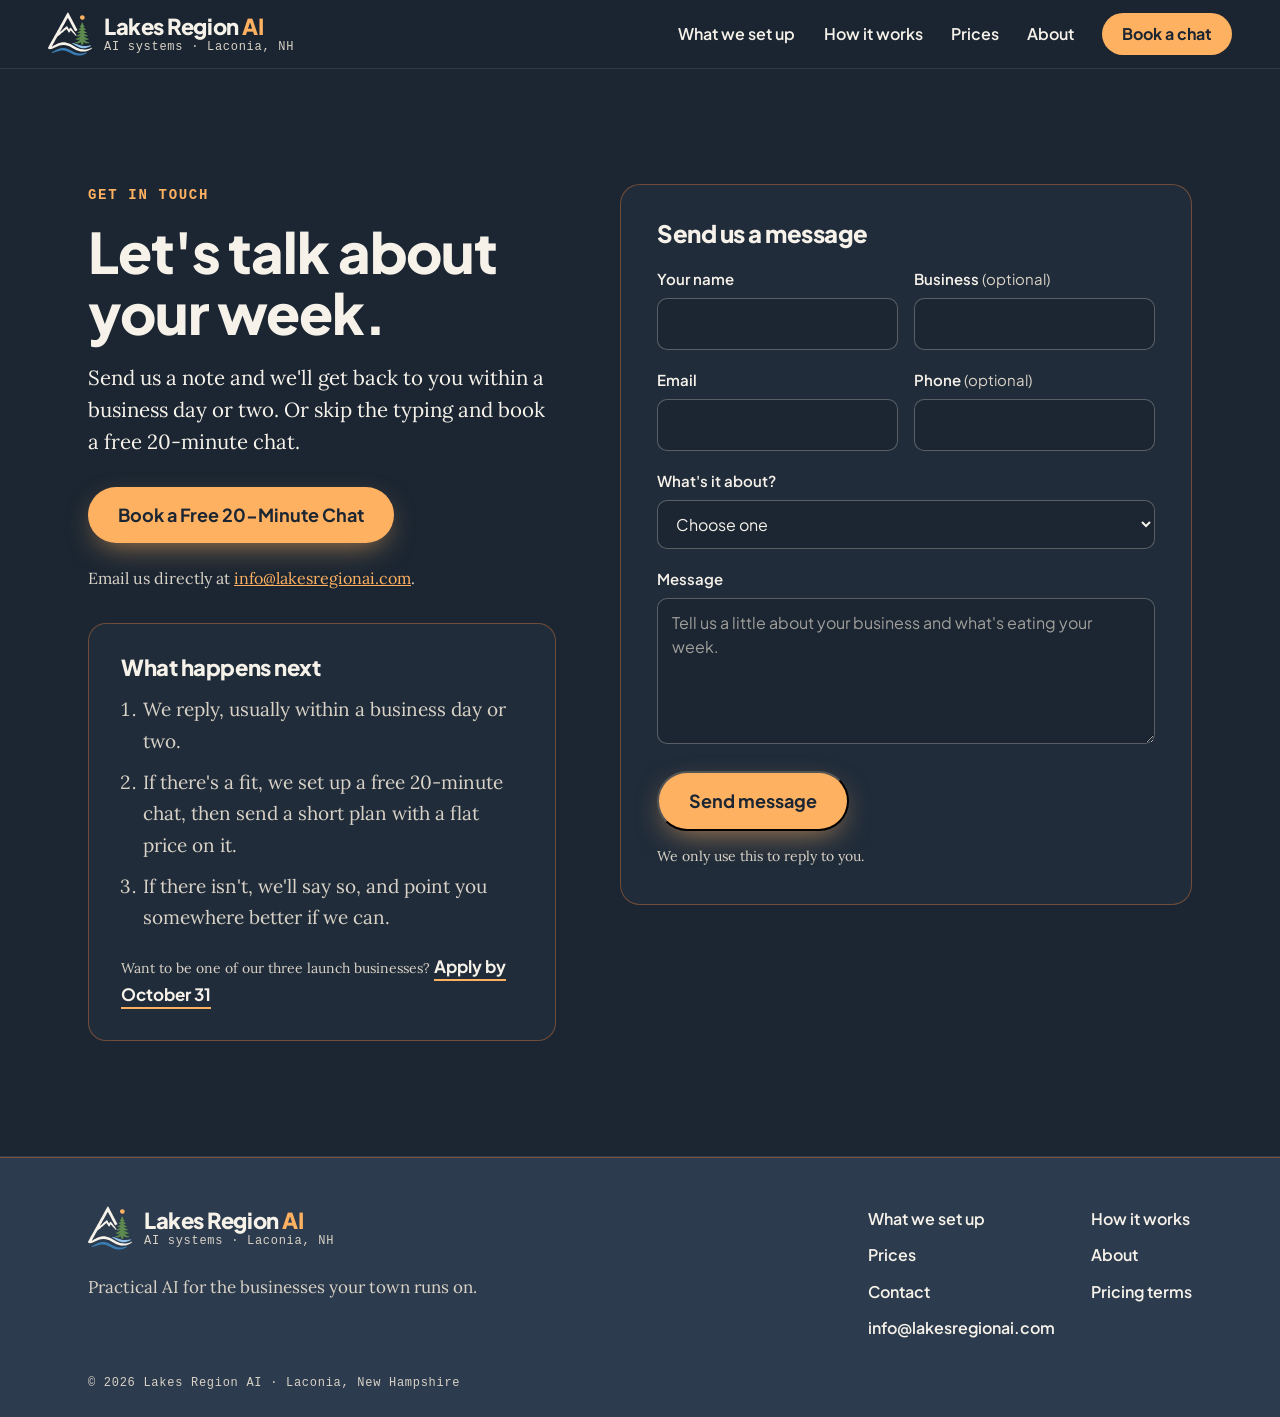
<file: contact.html>
<!doctype html>
<html lang="en" data-season="fall"><head><meta charset="utf-8"><meta name="viewport" content="width=device-width,initial-scale=1">
<title>Contact Lakes Region AI | Free 20-Minute AI Chat in New Hampshire</title>
<meta name="description" content="Book a free 20-minute chat, send us a message, or email info@lakesregionai.com. In person in the Lakes Region, Concord and Manchester.">
<link rel="canonical" href="https://lakesregionai.com/contact.html">


<meta property="og:type" content="website"><meta property="og:site_name" content="Lakes Region AI"><meta property="og:locale" content="en_US"><meta property="og:url" content="https://lakesregionai.com/contact.html"><meta property="og:title" content="Contact Lakes Region AI | Free 20-Minute AI Chat in New Hampshire"><meta property="og:description" content="Book a free 20-minute chat, send us a message, or email info@lakesregionai.com. In person in the Lakes Region, Concord and Manchester."><meta property="og:image" content="https://lakesregionai.com/og-image.png"><meta property="og:image:width" content="1200"><meta property="og:image:height" content="630"><meta property="og:image:alt" content="Lakes Region AI. Practical AI for New Hampshire businesses. Fixed price, live in 14 days. Laconia, NH.">
<meta name="twitter:card" content="summary_large_image"><meta name="twitter:title" content="Contact Lakes Region AI | Free 20-Minute AI Chat in New Hampshire"><meta name="twitter:description" content="Book a free 20-minute chat, send us a message, or email info@lakesregionai.com. In person in the Lakes Region, Concord and Manchester."><meta name="twitter:image" content="https://lakesregionai.com/og-image.png"><meta name="twitter:image:alt" content="Lakes Region AI. Practical AI for New Hampshire businesses. Fixed price, live in 14 days. Laconia, NH.">
<meta name="geo.region" content="US-NH"><meta name="geo.placename" content="Laconia"><meta name="geo.position" content="43.5279;-71.4704"><meta name="ICBM" content="43.5279, -71.4704">
<link rel="icon" type="image/svg+xml" href="logo-mark.svg"><link rel="icon" type="image/png" sizes="32x32" href="favicon-32.png"><link rel="apple-touch-icon" sizes="180x180" href="apple-touch-icon.png"><link rel="manifest" href="site.webmanifest"><meta name="theme-color" content="#1B2632">
<link rel="preload" href="plus-jakarta-sans-latin-800-normal.woff2" as="font" type="font/woff2" crossorigin>
<link rel="stylesheet" href="colors.css">
<link rel="stylesheet" href="layout.css">
<script type="application/ld+json">{"@context":"https://schema.org","@graph":[{"@type":"ProfessionalService","@id":"https://lakesregionai.com/#business","name":"Lakes Region AI","url":"https://lakesregionai.com/","email":"info@lakesregionai.com","logo":"https://lakesregionai.com/icon-512.png","image":"https://lakesregionai.com/og-image.png","description":"Bring us your worst week. We'll rewrite it for you. Lakes Region AI sets up simple, fixed-price AI for New Hampshire small businesses: missed-call text-back, estimate follow-up, review requests, appointment reminders and website assistants, live in 14 days. It takes the chores, not the people: your crew keeps the judgment calls and customer relationships, and you approve how it talks. Every price is posted and fixed before we start. Based in Laconia, in person across the Lakes Region, Concord and Manchester, and remote anywhere in New Hampshire. Start with a free 20-minute chat.","slogan":"Bring us your worst week. We'll rewrite it for you.","founder":{"@id":"https://lakesregionai.com/#matt"},"address":{"@type":"PostalAddress","addressLocality":"Laconia","addressRegion":"NH","addressCountry":"US"},"geo":{"@type":"GeoCoordinates","latitude":43.5279,"longitude":-71.4704},"areaServed":[{"@type":"State","name":"New Hampshire"},{"@type":"City","name":"Laconia, NH"},{"@type":"City","name":"Meredith, NH"},{"@type":"City","name":"Gilford, NH"},{"@type":"City","name":"Wolfeboro, NH"},{"@type":"City","name":"Alton, NH"},{"@type":"City","name":"Belmont, NH"},{"@type":"City","name":"Tilton, NH"},{"@type":"City","name":"Sanbornton, NH"},{"@type":"City","name":"Center Harbor, NH"},{"@type":"City","name":"Holderness, NH"},{"@type":"City","name":"Plymouth, NH"},{"@type":"City","name":"Moultonborough, NH"},{"@type":"City","name":"Concord, NH"},{"@type":"City","name":"Manchester, NH"}],"knowsAbout":["Artificial intelligence for small business","Missed-call text-back","AI phone answering","Estimate follow-up automation","Review requests","Appointment reminders","Website FAQ assistants","No-code automation"],"potentialAction":{"@type":"ReserveAction","name":"Book a free 20-minute chat","target":"https://calendly.com/matt-matthewalighieri/lakes-region-ai-chat"},"hasOfferCatalog":{"@type":"OfferCatalog","name":"Lakes Region AI services","itemListElement":[{"@type":"OfferCatalog","name":"Prices","itemListElement":[{"@type":"Offer","name":"20-Minute Chat","price":"0","priceCurrency":"USD","category":"Start here","url":"https://lakesregionai.com/#prices","itemOffered":{"@type":"Service","name":"20-Minute Chat","provider":{"@id":"https://lakesregionai.com/#business"},"description":"We'll tell you straight what we'd fix first, by phone or video. If AI isn't the answer, we'll say so."},"description":"We'll tell you straight what we'd fix first, by phone or video. If AI isn't the answer, we'll say so."},{"@type":"Offer","name":"AI Readiness Check","price":"750","priceCurrency":"USD","category":"Get a plan","url":"https://lakesregionai.com/#prices","itemOffered":{"@type":"Service","name":"AI Readiness Check","provider":{"@id":"https://lakesregionai.com/#business"},"description":"A written plan: the jobs eating your week, what to automate first, and what it's worth. Credited toward any project."},"description":"A written plan: the jobs eating your week, what to automate first, and what it's worth. Credited toward any project."},{"@type":"Offer","name":"Remote Quick Win","price":"1000","priceCurrency":"USD","category":"Quick wins","url":"https://lakesregionai.com/#prices","itemOffered":{"@type":"Service","name":"Remote Quick Win","provider":{"@id":"https://lakesregionai.com/#business"},"description":"One automation, set up over video. Live in 14 days."},"description":"One automation, set up over video. Live in 14 days."},{"@type":"Offer","name":"On-site Quick Win","price":"1500","priceCurrency":"USD","category":"Quick wins","url":"https://lakesregionai.com/#prices","itemOffered":{"@type":"Service","name":"On-site Quick Win","provider":{"@id":"https://lakesregionai.com/#business"},"description":"One automation, set up in person at your shop. Live in 14 days."},"description":"One automation, set up in person at your shop. Live in 14 days."},{"@type":"Offer","name":"AI Operations Package","price":"4500","priceCurrency":"USD","category":"The full setup","url":"https://lakesregionai.com/#prices","itemOffered":{"@type":"Service","name":"AI Operations Package","provider":{"@id":"https://lakesregionai.com/#business"},"description":"Three connected automations in 30 days, so your calls, quotes and reviews work together. Founding rate of $3,500 for the first five clients."},"description":"Three connected automations in 30 days, so your calls, quotes and reviews work together. Founding rate of $3,500 for the first five clients."},{"@type":"Offer","name":"Care plan","price":"750","priceCurrency":"USD","category":"Keep it running","url":"https://lakesregionai.com/#prices","itemOffered":{"@type":"Service","name":"Care plan","provider":{"@id":"https://lakesregionai.com/#business"},"description":"We run it, fix it, and answer when something breaks. Three-month minimum, then month to month."},"description":"We run it, fix it, and answer when something breaks. Three-month minimum, then month to month.","priceSpecification":{"@type":"UnitPriceSpecification","price":"750","priceCurrency":"USD","unitText":"MONTH","referenceQuantity":{"@type":"QuantitativeValue","value":1,"unitCode":"MON"}}}]},{"@type":"OfferCatalog","name":"Quick Win systems","itemListElement":[{"@type":"Offer","itemOffered":{"@type":"Service","name":"Missed-Call Text-Back","description":"Every call gets handled. Miss a call and the caller gets a friendly text right away, in your words. You get the lead by text and call back when you can.","provider":{"@id":"https://lakesregionai.com/#business"},"areaServed":{"@type":"State","name":"New Hampshire"}}},{"@type":"Offer","itemOffered":{"@type":"Service","name":"Estimate Follow-Up","description":"Every quote gets a follow-up. Each estimate you send gets a polite follow-up in your words until the customer says yes or no. You stop having to remember.","provider":{"@id":"https://lakesregionai.com/#business"},"areaServed":{"@type":"State","name":"New Hampshire"}}},{"@type":"Offer","itemOffered":{"@type":"Service","name":"Review Booster","description":"Happy customers leave reviews. At the right moment, customers get a short request by text or email, with an easy opt-out. You approve the message before it ever goes out.","provider":{"@id":"https://lakesregionai.com/#business"},"areaServed":{"@type":"State","name":"New Hampshire"}}},{"@type":"Offer","itemOffered":{"@type":"Service","name":"Appointment Reminders","description":"Fewer no-shows. Customers get a friendly reminder before their appointment, reservation or service date, and can confirm or reschedule by text. Empty chairs and wasted trips get rarer.","provider":{"@id":"https://lakesregionai.com/#business"},"areaServed":{"@type":"State","name":"New Hampshire"}}},{"@type":"Offer","itemOffered":{"@type":"Service","name":"Website FAQ Assistant","description":"Your website answers the same ten questions. Hours, parking, pricing, slips, menus, pets. An assistant on your site answers from your own information, day or night, and hands anything tricky to you.","provider":{"@id":"https://lakesregionai.com/#business"},"areaServed":{"@type":"State","name":"New Hampshire"}}},{"@type":"Offer","itemOffered":{"@type":"Service","name":"AI Operations Package","description":"Three jobs, connected. For bigger weeks: your calls, quotes and reviews working together. We map the job, build it, test it with you and train your team.","provider":{"@id":"https://lakesregionai.com/#business"},"areaServed":{"@type":"State","name":"New Hampshire"}}}]}]}},{"@type":"WebSite","@id":"https://lakesregionai.com/#website","url":"https://lakesregionai.com/","name":"Lakes Region AI","publisher":{"@id":"https://lakesregionai.com/#business"},"inLanguage":"en-US"},{"@type":"ContactPage","@id":"https://lakesregionai.com/contact.html#webpage","url":"https://lakesregionai.com/contact.html","name":"Contact Lakes Region AI | Free 20-Minute AI Chat in New Hampshire","description":"Book a free 20-minute chat, send us a message, or email info@lakesregionai.com. In person in the Lakes Region, Concord and Manchester.","isPartOf":{"@id":"https://lakesregionai.com/#website"},"about":{"@id":"https://lakesregionai.com/#business"},"primaryImageOfPage":{"@type":"ImageObject","url":"https://lakesregionai.com/og-image.png"},"inLanguage":"en-US","dateModified":"2026-10-20","breadcrumb":{"@id":"https://lakesregionai.com/contact.html#breadcrumb"}},{"@type":"Person","@id":"https://lakesregionai.com/#matt","name":"Matt Alighieri","jobTitle":"Founder","worksFor":{"@id":"https://lakesregionai.com/#business"},"address":{"@type":"PostalAddress","addressLocality":"Laconia","addressRegion":"NH","addressCountry":"US"},"description":"Sixteen years building and running digital systems at companies like Apple, Pandora, iHeartMedia and Townsquare Media; teaches non-technical teams to use AI.","knowsAbout":["Artificial intelligence","Digital systems","Small business automation"]},{"@type":"BreadcrumbList","@id":"https://lakesregionai.com/contact.html#breadcrumb","itemListElement":[{"@type":"ListItem","position":1,"name":"Home","item":"https://lakesregionai.com/"},{"@type":"ListItem","position":2,"name":"Contact","item":"https://lakesregionai.com/contact.html"}]}]}</script>
<script src="catalog.js" defer></script>
<script src="behavior.js" defer></script>
</head><body>
<a class="skip" href="#main">Skip to content</a>
<header class="topbar">
  <a class="lockup" href="index.html" aria-label="Lakes Region AI, home">
    <svg class="mark" viewBox="0 0 693.5 679.5" aria-hidden="true"><g fill-rule="evenodd"><path fill="#F6F2EA" d="M528.50,617.22 C524.79,616.86 519.16,616.08 516.00,615.49 C512.84,614.90 509.04,614.20 507.56,613.94 C499.36,612.49 476.38,605.80 464.55,601.42 C443.06,593.46 414.93,579.20 382.75,559.98 C356.19,544.11 342.53,537.06 323.25,529.24 C293.75,517.28 262.09,511.14 239.11,512.93 C192.80,516.52 175.91,521.77 118.96,550.25 C76.30,571.58 53.07,579.48 30.50,580.34 C5.47,581.30 -6.85,566.44 4.23,548.64 C5.44,546.69 9.74,539.05 13.78,531.67 C17.82,524.29 21.86,517.01 22.76,515.50 C23.66,513.99 26.92,508.15 30.00,502.54 C33.09,496.92 37.98,488.15 40.87,483.04 C47.06,472.12 51.25,464.53 71.22,428.00 C79.41,413.01 88.09,397.26 90.50,393.00 C92.90,388.74 97.52,380.52 100.75,374.75 C103.98,368.98 109.83,358.62 113.74,351.75 C117.65,344.88 122.54,336.21 124.61,332.50 C126.68,328.79 129.82,323.16 131.60,320.00 C133.38,316.84 136.76,310.76 139.10,306.50 C141.45,302.24 146.51,293.12 150.35,286.25 C162.47,264.58 169.51,251.96 173.25,245.25 C175.24,241.68 179.18,234.59 182.01,229.50 C184.84,224.41 188.22,218.45 189.52,216.25 C190.81,214.05 193.45,209.32 195.38,205.75 C197.30,202.18 199.77,197.68 200.85,195.75 C205.78,187.01 214.27,171.64 224.35,153.25 C230.06,142.84 237.29,129.69 245.26,115.25 C249.64,107.30 259.91,88.64 273.74,63.50 C278.35,55.11 285.21,42.74 288.99,36.00 C308.85,0.55 307.81,2.14 312.03,0.74 C317.44,-1.06 320.77,1.48 325.52,11.00 C327.23,14.44 330.21,20.17 332.14,23.75 C335.40,29.79 339.04,36.83 361.23,80.00 C365.83,88.94 369.99,96.92 370.47,97.75 C370.96,98.58 374.35,105.10 378.00,112.25 C381.65,119.40 387.50,130.65 390.99,137.25 C394.48,143.85 399.66,153.75 402.49,159.25 C409.86,173.56 414.12,181.79 425.15,203.00 C430.51,213.31 435.37,222.65 435.94,223.75 C436.52,224.85 442.41,236.16 449.05,248.89 C463.43,276.49 463.33,276.25 462.24,279.52 C461.25,282.52 462.55,281.61 447.25,290.00 C431.38,298.70 431.24,298.76 428.11,297.60 L425.75,296.73 L417.97,282.24 C409.02,265.58 400.56,249.68 387.25,224.50 C382.09,214.74 375.45,202.25 372.49,196.75 C369.54,191.25 365.49,183.60 363.50,179.75 C361.50,175.90 357.56,168.36 354.75,163.00 C351.94,157.64 346.53,147.29 342.73,140.00 C336.25,127.55 331.31,118.23 318.45,94.25 C315.51,88.75 312.83,84.25 312.51,84.25 C312.18,84.25 309.51,88.75 306.57,94.25 C303.63,99.75 299.97,106.39 298.43,109.00 C296.89,111.61 294.41,116.00 292.91,118.75 C289.28,125.44 276.24,148.85 269.25,161.25 C266.16,166.75 259.96,177.89 255.50,186.00 C239.08,215.81 236.28,220.88 232.75,227.25 C230.76,230.82 225.70,240.05 221.51,247.75 C213.63,262.21 206.81,274.42 202.25,282.25 C200.80,284.73 199.01,287.99 198.26,289.50 C196.58,292.88 190.86,303.38 188.89,306.68 L187.44,309.11 L188.85,308.10 C189.63,307.55 192.06,305.55 194.26,303.66 C196.45,301.77 199.93,298.88 201.99,297.25 C204.05,295.61 208.86,291.57 212.67,288.26 C216.49,284.95 220.92,281.12 222.53,279.75 C224.13,278.38 228.18,274.89 231.52,272.00 C234.87,269.11 240.14,264.61 243.23,262.00 C251.79,254.76 258.13,249.25 271.17,237.76 C292.54,218.91 292.28,219.12 295.26,218.18 C297.86,217.36 298.14,217.36 300.74,218.18 C304.23,219.28 304.45,219.59 311.74,233.25 C317.47,243.99 328.57,264.35 330.77,268.16 L331.87,270.06 L334.63,265.41 C336.16,262.85 338.80,258.16 340.51,255.00 C346.16,244.56 347.82,242.40 351.05,241.29 C355.27,239.83 358.08,240.97 362.22,245.78 C370.48,255.40 390.05,279.41 395.00,286.00 C396.76,288.34 400.35,292.95 403.00,296.25 C405.64,299.55 410.49,305.69 413.78,309.89 C417.06,314.09 421.04,319.16 422.62,321.14 C424.20,323.13 428.57,328.91 432.33,334.00 C440.39,344.91 443.08,348.40 445.66,351.30 C446.71,352.48 448.00,354.56 448.52,355.93 L449.46,358.41 L448.20,362.15 C446.81,366.31 446.09,367.17 443.22,368.17 C439.72,369.38 437.82,368.31 431.61,361.59 C428.66,358.40 423.32,352.74 419.75,349.01 C413.24,342.23 407.64,336.19 397.01,324.50 C387.74,314.31 357.93,283.00 357.50,283.00 C357.07,283.00 352.70,290.30 344.48,304.75 C338.57,315.15 337.29,316.70 333.69,317.84 C331.22,318.61 330.95,318.61 328.42,317.70 C325.34,316.59 324.39,315.36 319.39,306.00 C317.70,302.84 313.70,295.64 310.49,290.00 C307.28,284.36 303.58,277.73 302.27,275.25 C297.39,266.09 293.29,258.99 292.95,259.12 C292.35,259.35 279.54,270.01 273.26,275.51 C266.92,281.05 260.42,286.59 246.28,298.50 C238.57,304.99 231.23,311.26 209.77,329.68 C206.20,332.75 201.92,336.49 200.27,338.00 C197.08,340.92 188.32,348.44 185.69,350.52 C184.84,351.20 181.81,353.77 178.97,356.25 C173.74,360.81 170.02,363.96 154.75,376.76 L146.25,383.89 L139.79,395.32 C136.24,401.61 132.17,408.77 130.73,411.25 C127.96,416.04 123.68,423.68 110.25,447.75 C105.65,456.00 99.02,467.81 95.51,474.00 C85.78,491.15 80.15,501.28 74.25,512.25 C71.29,517.75 67.34,525.06 65.48,528.50 C60.49,537.70 60.00,538.67 60.25,538.91 C60.54,539.21 73.92,532.57 82.50,527.87 C97.21,519.82 105.27,515.35 105.75,514.99 C107.07,513.97 127.17,503.47 139.00,497.63 C155.29,489.57 171.53,483.38 190.25,478.09 C193.23,477.24 197.14,476.32 209.75,473.50 C210.85,473.25 213.55,472.81 215.75,472.52 C217.95,472.23 221.37,471.77 223.35,471.49 C228.03,470.85 253.18,470.85 260.25,471.50 C268.44,472.25 274.88,472.98 278.25,473.54 C315.09,479.70 347.66,492.58 395.50,519.88 C409.63,527.95 429.87,539.65 435.00,542.72 C440.17,545.81 458.66,555.22 468.25,559.64 C493.28,571.19 520.25,578.99 544.98,581.86 C562.32,583.87 597.65,582.41 615.04,578.97 C616.53,578.67 619.48,578.33 621.60,578.21 C630.29,577.71 673.64,564.03 680.28,559.69 C685.73,556.12 691.06,557.03 692.69,561.79 C693.62,564.54 692.80,567.55 690.62,569.42 C666.85,589.66 627.22,607.51 591.75,613.94 C583.26,615.48 580.17,615.90 565.72,617.50 C559.47,618.19 536.69,618.02 528.50,617.22 Z"/><path fill="#3A7DB5" d="M471.00,679.00 C454.83,677.17 447.45,675.67 428.75,670.39 C418.87,667.61 410.44,664.83 401.75,661.49 C389.38,656.75 371.96,648.81 356.50,640.86 C302.93,613.32 281.47,605.44 247.75,600.92 C241.12,600.03 216.10,600.02 209.00,600.90 C195.04,602.64 174.55,606.74 162.09,610.30 C152.47,613.05 142.57,616.25 132.00,620.04 C97.24,632.49 86.12,636.10 70.52,640.03 C62.45,642.06 58.91,641.29 57.17,637.13 C55.45,633.02 57.85,630.17 67.50,624.84 C75.91,620.19 82.90,616.21 95.95,608.66 C129.33,589.33 157.19,576.46 180.50,569.60 C185.10,568.25 187.68,567.60 196.75,565.50 C197.85,565.24 200.10,564.78 201.75,564.47 C203.40,564.16 205.76,563.72 207.00,563.48 C242.81,556.64 283.83,563.41 332.76,584.25 C337.99,586.48 366.63,600.79 378.75,607.24 C422.27,630.39 459.01,642.93 493.75,646.49 C510.94,648.25 521.52,648.45 532.75,647.24 C536.60,646.83 541.10,646.37 542.75,646.22 C549.81,645.58 552.68,645.01 573.00,640.17 C578.03,638.98 591.48,634.83 599.47,632.01 C609.34,628.53 612.60,628.71 614.32,632.83 C615.87,636.56 614.14,639.45 607.84,643.65 C579.89,662.25 543.05,675.39 510.00,678.56 C503.38,679.20 475.54,679.51 471.00,679.00 Z"/><path fill="#8FC0E8" d="M550.50,564.22 C549.81,564.11 547.11,563.77 544.50,563.47 C537.13,562.61 529.44,561.16 520.75,559.00 C517.13,558.10 497.43,551.47 496.25,550.76 C495.70,550.42 494.35,549.87 493.25,549.52 C492.15,549.17 490.80,548.61 490.25,548.27 C489.70,547.93 488.35,547.36 487.25,547.00 C486.15,546.64 484.01,545.74 482.50,544.98 C480.99,544.23 476.38,541.98 472.25,539.98 C468.12,537.97 463.87,535.78 462.80,535.11 C461.72,534.44 459.81,533.33 458.55,532.64 C456.13,531.33 453.24,529.73 449.50,527.63 C448.26,526.94 446.57,526.03 445.75,525.61 C444.93,525.19 443.68,524.45 442.99,523.97 C441.76,523.11 438.30,521.16 435.25,519.60 C434.43,519.18 432.85,518.24 431.75,517.50 C430.65,516.77 429.40,516.04 428.96,515.88 C428.53,515.73 425.88,514.12 423.08,512.30 C420.27,510.49 417.81,509.00 417.61,509.00 C417.40,509.00 416.07,508.21 414.64,507.25 C413.21,506.29 411.86,505.50 411.64,505.50 C411.41,505.50 410.40,504.94 409.39,504.25 C408.38,503.56 406.53,502.44 405.27,501.76 C404.02,501.08 401.92,499.93 400.62,499.20 C399.32,498.48 396.68,497.05 394.75,496.03 C392.82,495.01 390.24,493.61 389.00,492.92 C387.76,492.23 385.51,491.00 384.00,490.18 C378.66,487.28 378.32,482.26 383.36,480.52 C385.54,479.77 394.71,480.32 399.00,481.46 C399.96,481.72 402.21,482.29 404.00,482.72 C408.20,483.75 440.44,494.43 441.75,495.24 C442.30,495.57 444.32,496.36 446.25,496.98 C448.18,497.60 450.20,498.39 450.75,498.73 C451.30,499.07 453.32,499.86 455.25,500.48 C457.18,501.10 459.20,501.89 459.75,502.23 C460.30,502.57 462.32,503.36 464.25,503.98 C466.18,504.60 468.44,505.50 469.28,505.98 C470.12,506.46 473.05,507.59 475.78,508.48 C478.51,509.38 481.20,510.39 481.75,510.73 C482.30,511.07 487.48,512.86 493.25,514.71 C511.12,520.44 515.08,521.56 526.50,524.06 C527.74,524.34 529.54,524.75 530.50,524.99 C532.29,525.43 542.31,527.03 549.00,527.95 C571.71,531.07 600.92,530.13 633.50,525.23 C636.11,524.83 641.17,524.07 644.75,523.53 C648.33,523.00 653.16,522.31 655.50,522.00 C657.84,521.70 661.10,521.25 662.75,521.00 C674.22,519.28 679.39,519.91 680.76,523.19 C682.37,527.05 680.62,528.72 669.00,534.37 C662.17,537.69 660.44,538.49 654.62,541.04 C653.32,541.61 651.69,542.37 651.00,542.72 C650.31,543.08 648.85,543.65 647.75,544.00 C646.65,544.35 645.50,544.83 645.20,545.07 C644.89,545.31 643.39,545.93 641.87,546.46 C640.35,546.98 638.57,547.74 637.92,548.15 C635.79,549.49 607.85,558.31 600.50,559.95 C599.26,560.23 596.79,560.79 595.00,561.20 C593.21,561.60 589.95,562.19 587.75,562.50 C585.55,562.80 582.40,563.29 580.75,563.57 C577.78,564.08 552.91,564.62 550.50,564.22 Z"/><path fill="#5E8A4F" d="M522.69,506.78 C520.15,505.68 520.00,504.53 520.00,486.18 L520.00,469.50 L515.75,469.50 C511.95,469.50 511.50,469.60 511.50,470.43 C511.50,472.43 510.35,474.55 508.83,475.34 C504.86,477.39 491.27,482.66 485.57,484.36 L479.25,486.25 L460.75,486.25 L442.25,486.25 L437.07,484.79 C429.28,482.59 426.75,480.44 426.75,476.00 C426.75,471.91 430.12,468.91 435.44,468.26 C451.72,466.28 463.29,462.04 478.25,452.57 C487.42,446.76 500.51,434.70 505.97,427.04 L507.06,425.51 L504.66,426.56 C485.72,434.83 457.77,435.33 441.01,427.70 C435.78,425.32 434.03,421.74 436.08,417.61 C437.58,414.58 439.73,413.50 445.43,412.93 C464.38,411.01 482.15,402.37 497.66,387.54 C502.00,383.39 511.26,372.59 510.84,372.17 C510.76,372.09 509.48,372.48 508.01,373.04 C496.59,377.38 481.55,379.33 471.46,377.78 C455.21,375.28 447.57,370.88 448.72,364.71 C449.49,360.61 452.33,359.03 461.25,357.74 C477.66,355.37 496.13,344.69 506.87,331.35 C510.29,327.10 513.67,322.50 513.37,322.50 C513.26,322.50 510.04,323.29 506.21,324.25 C495.17,327.03 485.18,326.76 474.65,323.40 C465.13,320.36 462.25,315.44 466.82,310.00 C468.19,308.38 470.89,307.44 477.00,306.45 C491.71,304.07 507.00,292.33 516.27,276.30 L517.69,273.84 L516.22,274.24 C514.32,274.75 512.21,275.21 507.08,276.23 C502.29,277.18 498.30,276.80 491.25,274.72 C482.67,272.19 479.55,268.16 481.80,262.52 C482.86,259.88 484.66,258.84 490.83,257.32 C501.54,254.67 509.28,248.82 516.47,237.96 C519.13,233.95 521.90,228.23 521.42,227.75 C521.30,227.63 519.98,227.86 518.48,228.26 C511.77,230.05 504.91,228.11 502.99,223.89 C501.01,219.52 502.21,216.91 508.24,212.48 C513.39,208.69 516.73,204.09 521.49,194.25 C526.00,184.91 527.19,181.11 529.22,169.48 C530.71,161.01 532.98,158.52 539.25,158.52 C545.52,158.52 547.79,161.01 549.28,169.48 C551.31,181.11 552.50,184.91 557.01,194.25 C561.77,204.09 565.11,208.69 570.26,212.48 C576.29,216.91 577.49,219.52 575.51,223.89 C573.59,228.11 566.73,230.05 560.02,228.26 C558.52,227.86 557.20,227.63 557.08,227.75 C556.60,228.23 559.37,233.95 562.03,237.96 C569.22,248.82 576.96,254.67 587.67,257.32 C593.84,258.84 595.64,259.88 596.70,262.52 C598.95,268.16 595.83,272.19 587.25,274.72 C580.20,276.80 576.21,277.18 571.42,276.23 C566.29,275.21 564.18,274.75 562.28,274.24 L560.81,273.84 L562.23,276.30 C571.50,292.33 586.79,304.07 601.50,306.45 C607.61,307.44 610.31,308.38 611.68,310.00 C618.73,318.38 606.60,326.00 586.21,326.00 C579.89,326.00 578.58,325.83 572.29,324.25 C568.46,323.29 565.24,322.50 565.13,322.50 C564.83,322.50 568.21,327.10 571.63,331.35 C582.37,344.69 600.84,355.37 617.25,357.74 C626.17,359.03 629.01,360.61 629.78,364.71 C630.93,370.88 623.29,375.28 607.04,377.78 C596.95,379.33 581.91,377.38 570.49,373.04 C569.02,372.48 567.74,372.09 567.66,372.17 C567.24,372.59 576.50,383.39 580.84,387.54 C596.35,402.37 614.12,411.01 633.07,412.93 C638.77,413.50 640.92,414.58 642.42,417.61 C644.47,421.74 642.72,425.32 637.49,427.70 C620.73,435.33 592.78,434.83 573.84,426.56 L571.44,425.51 L572.53,427.04 C577.99,434.70 591.08,446.76 600.25,452.57 C615.21,462.04 626.78,466.28 643.06,468.26 C648.38,468.91 651.75,471.91 651.75,476.00 C651.75,480.44 649.22,482.59 641.43,484.79 L636.25,486.25 L617.75,486.25 L599.25,486.25 L592.93,484.36 C587.23,482.66 573.64,477.39 569.67,475.34 C568.15,474.55 567.00,472.43 567.00,470.43 C567.00,469.60 566.55,469.50 562.75,469.50 L558.50,469.50 L558.50,486.18 C558.50,504.70 558.37,505.69 555.70,506.80 C553.32,507.80 524.98,507.78 522.69,506.78 Z"/><path fill="#FFB162" d="M533.25,116.05 C503.81,108.03 494.20,74.76 515.24,53.75 C535.21,33.82 566.60,41.28 576.46,68.31 C583.42,87.37 572.75,107.90 552.18,115.07 C546.32,117.11 538.61,117.51 533.25,116.05 Z"/></g></svg>
    <span class="lockup-text"><span class="lockup-name">Lakes Region <b>AI</b></span><span class="lockup-sub">AI systems · Laconia, NH</span></span>
  </a>
  <nav class="topnav" aria-label="Main">
    <a href="index.html#what">What we set up</a>
    <a href="index.html#how">How it works</a>
    <a href="index.html#prices">Prices</a>
    <a href="about.html">About</a>
    <a class="btn btn-sm" href="https://calendly.com/matt-matthewalighieri/lakes-region-ai-chat" data-book-short>Book a chat</a>
  </nav>
</header>

<main id="main">
<section class="band">
  <div class="wrap apply-grid">
    <div>
      <p class="eyebrow">Get in touch</p>
      <h1 class="page-h1">Let's talk about your week.</h1>
      <p class="lead">Send us a note and we'll get back to you within a business day or two. Or skip the typing and book a free 20-minute chat.</p>
      <div class="btnrow"><a class="btn" data-book href="https://calendly.com/matt-matthewalighieri/lakes-region-ai-chat">Book a Free 20-Minute Chat</a></div>
      <p class="byline">Email us directly at <a href="mailto:info@lakesregionai.com">info@lakesregionai.com</a>.</p>
      <div class="next-card">
        <h2 class="card-title">What happens next</h2>
        <ol class="next-steps">
          <li>We reply, usually within a business day or two.</li>
          <li>If there's a fit, we set up a free 20-minute chat, then send a short plan with a flat price on it.</li>
          <li>If there isn't, we'll say so, and point you somewhere better if we can.</li>
        </ol>
        <p class="form-small">Want to be one of our three launch businesses? <a class="textlink" href="apply.html">Apply by October 31</a></p>
      </div>
    </div>

    <form class="apply-form" id="contact-form" data-form="contact" novalidate>
      <h2 class="form-title">Send us a message</h2>
      <div class="field two">
        <div><label for="c-name">Your name</label><input id="c-name" name="name" autocomplete="name" required></div>
        <div><label for="c-biz">Business <span class="opt">(optional)</span></label><input id="c-biz" name="business" autocomplete="organization"></div>
      </div>
      <div class="field two">
        <div><label for="c-email">Email</label><input id="c-email" name="email" type="email" autocomplete="email" required></div>
        <div><label for="c-phone">Phone <span class="opt">(optional)</span></label><input id="c-phone" name="phone" type="tel" autocomplete="tel"></div>
      </div>
      <div class="field"><label for="c-topic">What's it about?</label>
        <select id="c-topic" name="topic" required>
          <option value="">Choose one</option>
          <option>I'd like a free 20-minute chat</option>
          <option>A question about pricing</option>
          <option>Something we offer</option>
          <option>Something else</option>
        </select></div>
      <div class="field"><label for="c-msg">Message</label>
        <textarea id="c-msg" name="message" rows="5" placeholder="Tell us a little about your business and what's eating your week." required></textarea></div>
      <div class="trap" aria-hidden="true"><label for="c-trap">Leave this empty</label><input id="c-trap" name="company_website" tabindex="-1" autocomplete="off"></div>
      <p class="form-error" role="alert" hidden></p>
      <button class="btn" type="submit">Send message</button>
      <p class="form-small">We only use this to reply to you.</p>
      <div class="form-done" hidden tabindex="-1">
        <h2>Thanks. We've got your message.</h2>
        <p>We'll get back to you within a business day or two. If you'd rather talk now, book a free 20-minute chat.</p>
        <a class="btn" data-book href="https://calendly.com/matt-matthewalighieri/lakes-region-ai-chat">Book a Free 20-Minute Chat</a>
      </div>
    </form>
  </div>
</section>
</main>

<footer class="foot">
  <div class="wrap foot-grid">
    <div>
      <a class="lockup" href="index.html" aria-label="Lakes Region AI, home">
        <svg class="mark" viewBox="0 0 693.5 679.5" aria-hidden="true"><g fill-rule="evenodd"><path fill="#F6F2EA" d="M528.50,617.22 C524.79,616.86 519.16,616.08 516.00,615.49 C512.84,614.90 509.04,614.20 507.56,613.94 C499.36,612.49 476.38,605.80 464.55,601.42 C443.06,593.46 414.93,579.20 382.75,559.98 C356.19,544.11 342.53,537.06 323.25,529.24 C293.75,517.28 262.09,511.14 239.11,512.93 C192.80,516.52 175.91,521.77 118.96,550.25 C76.30,571.58 53.07,579.48 30.50,580.34 C5.47,581.30 -6.85,566.44 4.23,548.64 C5.44,546.69 9.74,539.05 13.78,531.67 C17.82,524.29 21.86,517.01 22.76,515.50 C23.66,513.99 26.92,508.15 30.00,502.54 C33.09,496.92 37.98,488.15 40.87,483.04 C47.06,472.12 51.25,464.53 71.22,428.00 C79.41,413.01 88.09,397.26 90.50,393.00 C92.90,388.74 97.52,380.52 100.75,374.75 C103.98,368.98 109.83,358.62 113.74,351.75 C117.65,344.88 122.54,336.21 124.61,332.50 C126.68,328.79 129.82,323.16 131.60,320.00 C133.38,316.84 136.76,310.76 139.10,306.50 C141.45,302.24 146.51,293.12 150.35,286.25 C162.47,264.58 169.51,251.96 173.25,245.25 C175.24,241.68 179.18,234.59 182.01,229.50 C184.84,224.41 188.22,218.45 189.52,216.25 C190.81,214.05 193.45,209.32 195.38,205.75 C197.30,202.18 199.77,197.68 200.85,195.75 C205.78,187.01 214.27,171.64 224.35,153.25 C230.06,142.84 237.29,129.69 245.26,115.25 C249.64,107.30 259.91,88.64 273.74,63.50 C278.35,55.11 285.21,42.74 288.99,36.00 C308.85,0.55 307.81,2.14 312.03,0.74 C317.44,-1.06 320.77,1.48 325.52,11.00 C327.23,14.44 330.21,20.17 332.14,23.75 C335.40,29.79 339.04,36.83 361.23,80.00 C365.83,88.94 369.99,96.92 370.47,97.75 C370.96,98.58 374.35,105.10 378.00,112.25 C381.65,119.40 387.50,130.65 390.99,137.25 C394.48,143.85 399.66,153.75 402.49,159.25 C409.86,173.56 414.12,181.79 425.15,203.00 C430.51,213.31 435.37,222.65 435.94,223.75 C436.52,224.85 442.41,236.16 449.05,248.89 C463.43,276.49 463.33,276.25 462.24,279.52 C461.25,282.52 462.55,281.61 447.25,290.00 C431.38,298.70 431.24,298.76 428.11,297.60 L425.75,296.73 L417.97,282.24 C409.02,265.58 400.56,249.68 387.25,224.50 C382.09,214.74 375.45,202.25 372.49,196.75 C369.54,191.25 365.49,183.60 363.50,179.75 C361.50,175.90 357.56,168.36 354.75,163.00 C351.94,157.64 346.53,147.29 342.73,140.00 C336.25,127.55 331.31,118.23 318.45,94.25 C315.51,88.75 312.83,84.25 312.51,84.25 C312.18,84.25 309.51,88.75 306.57,94.25 C303.63,99.75 299.97,106.39 298.43,109.00 C296.89,111.61 294.41,116.00 292.91,118.75 C289.28,125.44 276.24,148.85 269.25,161.25 C266.16,166.75 259.96,177.89 255.50,186.00 C239.08,215.81 236.28,220.88 232.75,227.25 C230.76,230.82 225.70,240.05 221.51,247.75 C213.63,262.21 206.81,274.42 202.25,282.25 C200.80,284.73 199.01,287.99 198.26,289.50 C196.58,292.88 190.86,303.38 188.89,306.68 L187.44,309.11 L188.85,308.10 C189.63,307.55 192.06,305.55 194.26,303.66 C196.45,301.77 199.93,298.88 201.99,297.25 C204.05,295.61 208.86,291.57 212.67,288.26 C216.49,284.95 220.92,281.12 222.53,279.75 C224.13,278.38 228.18,274.89 231.52,272.00 C234.87,269.11 240.14,264.61 243.23,262.00 C251.79,254.76 258.13,249.25 271.17,237.76 C292.54,218.91 292.28,219.12 295.26,218.18 C297.86,217.36 298.14,217.36 300.74,218.18 C304.23,219.28 304.45,219.59 311.74,233.25 C317.47,243.99 328.57,264.35 330.77,268.16 L331.87,270.06 L334.63,265.41 C336.16,262.85 338.80,258.16 340.51,255.00 C346.16,244.56 347.82,242.40 351.05,241.29 C355.27,239.83 358.08,240.97 362.22,245.78 C370.48,255.40 390.05,279.41 395.00,286.00 C396.76,288.34 400.35,292.95 403.00,296.25 C405.64,299.55 410.49,305.69 413.78,309.89 C417.06,314.09 421.04,319.16 422.62,321.14 C424.20,323.13 428.57,328.91 432.33,334.00 C440.39,344.91 443.08,348.40 445.66,351.30 C446.71,352.48 448.00,354.56 448.52,355.93 L449.46,358.41 L448.20,362.15 C446.81,366.31 446.09,367.17 443.22,368.17 C439.72,369.38 437.82,368.31 431.61,361.59 C428.66,358.40 423.32,352.74 419.75,349.01 C413.24,342.23 407.64,336.19 397.01,324.50 C387.74,314.31 357.93,283.00 357.50,283.00 C357.07,283.00 352.70,290.30 344.48,304.75 C338.57,315.15 337.29,316.70 333.69,317.84 C331.22,318.61 330.95,318.61 328.42,317.70 C325.34,316.59 324.39,315.36 319.39,306.00 C317.70,302.84 313.70,295.64 310.49,290.00 C307.28,284.36 303.58,277.73 302.27,275.25 C297.39,266.09 293.29,258.99 292.95,259.12 C292.35,259.35 279.54,270.01 273.26,275.51 C266.92,281.05 260.42,286.59 246.28,298.50 C238.57,304.99 231.23,311.26 209.77,329.68 C206.20,332.75 201.92,336.49 200.27,338.00 C197.08,340.92 188.32,348.44 185.69,350.52 C184.84,351.20 181.81,353.77 178.97,356.25 C173.74,360.81 170.02,363.96 154.75,376.76 L146.25,383.89 L139.79,395.32 C136.24,401.61 132.17,408.77 130.73,411.25 C127.96,416.04 123.68,423.68 110.25,447.75 C105.65,456.00 99.02,467.81 95.51,474.00 C85.78,491.15 80.15,501.28 74.25,512.25 C71.29,517.75 67.34,525.06 65.48,528.50 C60.49,537.70 60.00,538.67 60.25,538.91 C60.54,539.21 73.92,532.57 82.50,527.87 C97.21,519.82 105.27,515.35 105.75,514.99 C107.07,513.97 127.17,503.47 139.00,497.63 C155.29,489.57 171.53,483.38 190.25,478.09 C193.23,477.24 197.14,476.32 209.75,473.50 C210.85,473.25 213.55,472.81 215.75,472.52 C217.95,472.23 221.37,471.77 223.35,471.49 C228.03,470.85 253.18,470.85 260.25,471.50 C268.44,472.25 274.88,472.98 278.25,473.54 C315.09,479.70 347.66,492.58 395.50,519.88 C409.63,527.95 429.87,539.65 435.00,542.72 C440.17,545.81 458.66,555.22 468.25,559.64 C493.28,571.19 520.25,578.99 544.98,581.86 C562.32,583.87 597.65,582.41 615.04,578.97 C616.53,578.67 619.48,578.33 621.60,578.21 C630.29,577.71 673.64,564.03 680.28,559.69 C685.73,556.12 691.06,557.03 692.69,561.79 C693.62,564.54 692.80,567.55 690.62,569.42 C666.85,589.66 627.22,607.51 591.75,613.94 C583.26,615.48 580.17,615.90 565.72,617.50 C559.47,618.19 536.69,618.02 528.50,617.22 Z"/><path fill="#3A7DB5" d="M471.00,679.00 C454.83,677.17 447.45,675.67 428.75,670.39 C418.87,667.61 410.44,664.83 401.75,661.49 C389.38,656.75 371.96,648.81 356.50,640.86 C302.93,613.32 281.47,605.44 247.75,600.92 C241.12,600.03 216.10,600.02 209.00,600.90 C195.04,602.64 174.55,606.74 162.09,610.30 C152.47,613.05 142.57,616.25 132.00,620.04 C97.24,632.49 86.12,636.10 70.52,640.03 C62.45,642.06 58.91,641.29 57.17,637.13 C55.45,633.02 57.85,630.17 67.50,624.84 C75.91,620.19 82.90,616.21 95.95,608.66 C129.33,589.33 157.19,576.46 180.50,569.60 C185.10,568.25 187.68,567.60 196.75,565.50 C197.85,565.24 200.10,564.78 201.75,564.47 C203.40,564.16 205.76,563.72 207.00,563.48 C242.81,556.64 283.83,563.41 332.76,584.25 C337.99,586.48 366.63,600.79 378.75,607.24 C422.27,630.39 459.01,642.93 493.75,646.49 C510.94,648.25 521.52,648.45 532.75,647.24 C536.60,646.83 541.10,646.37 542.75,646.22 C549.81,645.58 552.68,645.01 573.00,640.17 C578.03,638.98 591.48,634.83 599.47,632.01 C609.34,628.53 612.60,628.71 614.32,632.83 C615.87,636.56 614.14,639.45 607.84,643.65 C579.89,662.25 543.05,675.39 510.00,678.56 C503.38,679.20 475.54,679.51 471.00,679.00 Z"/><path fill="#8FC0E8" d="M550.50,564.22 C549.81,564.11 547.11,563.77 544.50,563.47 C537.13,562.61 529.44,561.16 520.75,559.00 C517.13,558.10 497.43,551.47 496.25,550.76 C495.70,550.42 494.35,549.87 493.25,549.52 C492.15,549.17 490.80,548.61 490.25,548.27 C489.70,547.93 488.35,547.36 487.25,547.00 C486.15,546.64 484.01,545.74 482.50,544.98 C480.99,544.23 476.38,541.98 472.25,539.98 C468.12,537.97 463.87,535.78 462.80,535.11 C461.72,534.44 459.81,533.33 458.55,532.64 C456.13,531.33 453.24,529.73 449.50,527.63 C448.26,526.94 446.57,526.03 445.75,525.61 C444.93,525.19 443.68,524.45 442.99,523.97 C441.76,523.11 438.30,521.16 435.25,519.60 C434.43,519.18 432.85,518.24 431.75,517.50 C430.65,516.77 429.40,516.04 428.96,515.88 C428.53,515.73 425.88,514.12 423.08,512.30 C420.27,510.49 417.81,509.00 417.61,509.00 C417.40,509.00 416.07,508.21 414.64,507.25 C413.21,506.29 411.86,505.50 411.64,505.50 C411.41,505.50 410.40,504.94 409.39,504.25 C408.38,503.56 406.53,502.44 405.27,501.76 C404.02,501.08 401.92,499.93 400.62,499.20 C399.32,498.48 396.68,497.05 394.75,496.03 C392.82,495.01 390.24,493.61 389.00,492.92 C387.76,492.23 385.51,491.00 384.00,490.18 C378.66,487.28 378.32,482.26 383.36,480.52 C385.54,479.77 394.71,480.32 399.00,481.46 C399.96,481.72 402.21,482.29 404.00,482.72 C408.20,483.75 440.44,494.43 441.75,495.24 C442.30,495.57 444.32,496.36 446.25,496.98 C448.18,497.60 450.20,498.39 450.75,498.73 C451.30,499.07 453.32,499.86 455.25,500.48 C457.18,501.10 459.20,501.89 459.75,502.23 C460.30,502.57 462.32,503.36 464.25,503.98 C466.18,504.60 468.44,505.50 469.28,505.98 C470.12,506.46 473.05,507.59 475.78,508.48 C478.51,509.38 481.20,510.39 481.75,510.73 C482.30,511.07 487.48,512.86 493.25,514.71 C511.12,520.44 515.08,521.56 526.50,524.06 C527.74,524.34 529.54,524.75 530.50,524.99 C532.29,525.43 542.31,527.03 549.00,527.95 C571.71,531.07 600.92,530.13 633.50,525.23 C636.11,524.83 641.17,524.07 644.75,523.53 C648.33,523.00 653.16,522.31 655.50,522.00 C657.84,521.70 661.10,521.25 662.75,521.00 C674.22,519.28 679.39,519.91 680.76,523.19 C682.37,527.05 680.62,528.72 669.00,534.37 C662.17,537.69 660.44,538.49 654.62,541.04 C653.32,541.61 651.69,542.37 651.00,542.72 C650.31,543.08 648.85,543.65 647.75,544.00 C646.65,544.35 645.50,544.83 645.20,545.07 C644.89,545.31 643.39,545.93 641.87,546.46 C640.35,546.98 638.57,547.74 637.92,548.15 C635.79,549.49 607.85,558.31 600.50,559.95 C599.26,560.23 596.79,560.79 595.00,561.20 C593.21,561.60 589.95,562.19 587.75,562.50 C585.55,562.80 582.40,563.29 580.75,563.57 C577.78,564.08 552.91,564.62 550.50,564.22 Z"/><path fill="#5E8A4F" d="M522.69,506.78 C520.15,505.68 520.00,504.53 520.00,486.18 L520.00,469.50 L515.75,469.50 C511.95,469.50 511.50,469.60 511.50,470.43 C511.50,472.43 510.35,474.55 508.83,475.34 C504.86,477.39 491.27,482.66 485.57,484.36 L479.25,486.25 L460.75,486.25 L442.25,486.25 L437.07,484.79 C429.28,482.59 426.75,480.44 426.75,476.00 C426.75,471.91 430.12,468.91 435.44,468.26 C451.72,466.28 463.29,462.04 478.25,452.57 C487.42,446.76 500.51,434.70 505.97,427.04 L507.06,425.51 L504.66,426.56 C485.72,434.83 457.77,435.33 441.01,427.70 C435.78,425.32 434.03,421.74 436.08,417.61 C437.58,414.58 439.73,413.50 445.43,412.93 C464.38,411.01 482.15,402.37 497.66,387.54 C502.00,383.39 511.26,372.59 510.84,372.17 C510.76,372.09 509.48,372.48 508.01,373.04 C496.59,377.38 481.55,379.33 471.46,377.78 C455.21,375.28 447.57,370.88 448.72,364.71 C449.49,360.61 452.33,359.03 461.25,357.74 C477.66,355.37 496.13,344.69 506.87,331.35 C510.29,327.10 513.67,322.50 513.37,322.50 C513.26,322.50 510.04,323.29 506.21,324.25 C495.17,327.03 485.18,326.76 474.65,323.40 C465.13,320.36 462.25,315.44 466.82,310.00 C468.19,308.38 470.89,307.44 477.00,306.45 C491.71,304.07 507.00,292.33 516.27,276.30 L517.69,273.84 L516.22,274.24 C514.32,274.75 512.21,275.21 507.08,276.23 C502.29,277.18 498.30,276.80 491.25,274.72 C482.67,272.19 479.55,268.16 481.80,262.52 C482.86,259.88 484.66,258.84 490.83,257.32 C501.54,254.67 509.28,248.82 516.47,237.96 C519.13,233.95 521.90,228.23 521.42,227.75 C521.30,227.63 519.98,227.86 518.48,228.26 C511.77,230.05 504.91,228.11 502.99,223.89 C501.01,219.52 502.21,216.91 508.24,212.48 C513.39,208.69 516.73,204.09 521.49,194.25 C526.00,184.91 527.19,181.11 529.22,169.48 C530.71,161.01 532.98,158.52 539.25,158.52 C545.52,158.52 547.79,161.01 549.28,169.48 C551.31,181.11 552.50,184.91 557.01,194.25 C561.77,204.09 565.11,208.69 570.26,212.48 C576.29,216.91 577.49,219.52 575.51,223.89 C573.59,228.11 566.73,230.05 560.02,228.26 C558.52,227.86 557.20,227.63 557.08,227.75 C556.60,228.23 559.37,233.95 562.03,237.96 C569.22,248.82 576.96,254.67 587.67,257.32 C593.84,258.84 595.64,259.88 596.70,262.52 C598.95,268.16 595.83,272.19 587.25,274.72 C580.20,276.80 576.21,277.18 571.42,276.23 C566.29,275.21 564.18,274.75 562.28,274.24 L560.81,273.84 L562.23,276.30 C571.50,292.33 586.79,304.07 601.50,306.45 C607.61,307.44 610.31,308.38 611.68,310.00 C618.73,318.38 606.60,326.00 586.21,326.00 C579.89,326.00 578.58,325.83 572.29,324.25 C568.46,323.29 565.24,322.50 565.13,322.50 C564.83,322.50 568.21,327.10 571.63,331.35 C582.37,344.69 600.84,355.37 617.25,357.74 C626.17,359.03 629.01,360.61 629.78,364.71 C630.93,370.88 623.29,375.28 607.04,377.78 C596.95,379.33 581.91,377.38 570.49,373.04 C569.02,372.48 567.74,372.09 567.66,372.17 C567.24,372.59 576.50,383.39 580.84,387.54 C596.35,402.37 614.12,411.01 633.07,412.93 C638.77,413.50 640.92,414.58 642.42,417.61 C644.47,421.74 642.72,425.32 637.49,427.70 C620.73,435.33 592.78,434.83 573.84,426.56 L571.44,425.51 L572.53,427.04 C577.99,434.70 591.08,446.76 600.25,452.57 C615.21,462.04 626.78,466.28 643.06,468.26 C648.38,468.91 651.75,471.91 651.75,476.00 C651.75,480.44 649.22,482.59 641.43,484.79 L636.25,486.25 L617.75,486.25 L599.25,486.25 L592.93,484.36 C587.23,482.66 573.64,477.39 569.67,475.34 C568.15,474.55 567.00,472.43 567.00,470.43 C567.00,469.60 566.55,469.50 562.75,469.50 L558.50,469.50 L558.50,486.18 C558.50,504.70 558.37,505.69 555.70,506.80 C553.32,507.80 524.98,507.78 522.69,506.78 Z"/><path fill="#FFB162" d="M533.25,116.05 C503.81,108.03 494.20,74.76 515.24,53.75 C535.21,33.82 566.60,41.28 576.46,68.31 C583.42,87.37 572.75,107.90 552.18,115.07 C546.32,117.11 538.61,117.51 533.25,116.05 Z"/></g></svg>
        <span class="lockup-text"><span class="lockup-name">Lakes Region <b>AI</b></span><span class="lockup-sub">AI systems · Laconia, NH</span></span>
      </a>
      <p class="foot-line">Practical AI for the businesses your town runs on.</p>
    </div>
    <nav class="foot-links" aria-label="Footer">
      <a href="index.html#what">What we set up</a>
      <a href="index.html#how">How it works</a>
      <a href="index.html#prices">Prices</a>
      <a href="about.html">About</a>
      <a href="contact.html">Contact</a>
      <a href="terms.html">Pricing terms</a>
      <a href="mailto:info@lakesregionai.com">info@lakesregionai.com</a>
    </nav>
  </div>
  <p class="wrap foot-small">© 2026 Lakes Region AI · Laconia, New Hampshire</p>
</footer>
</body></html>
</file>
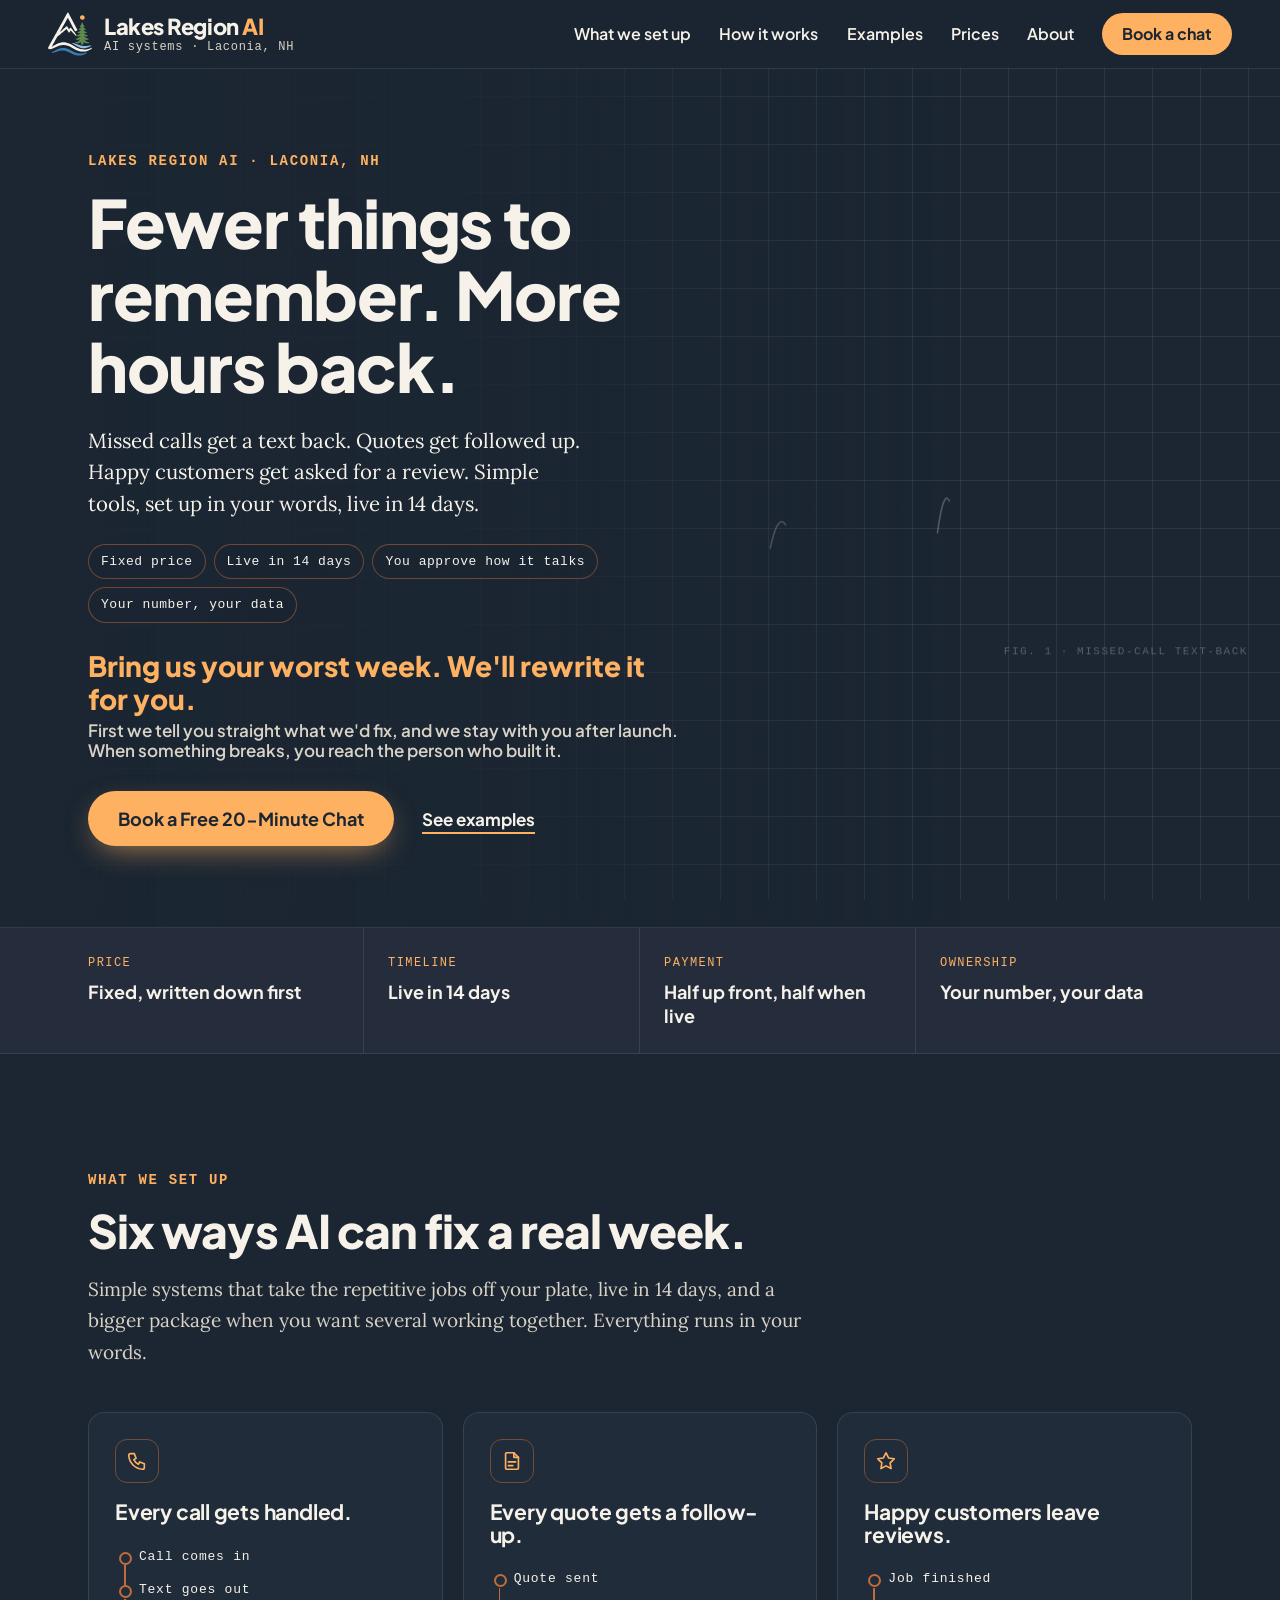
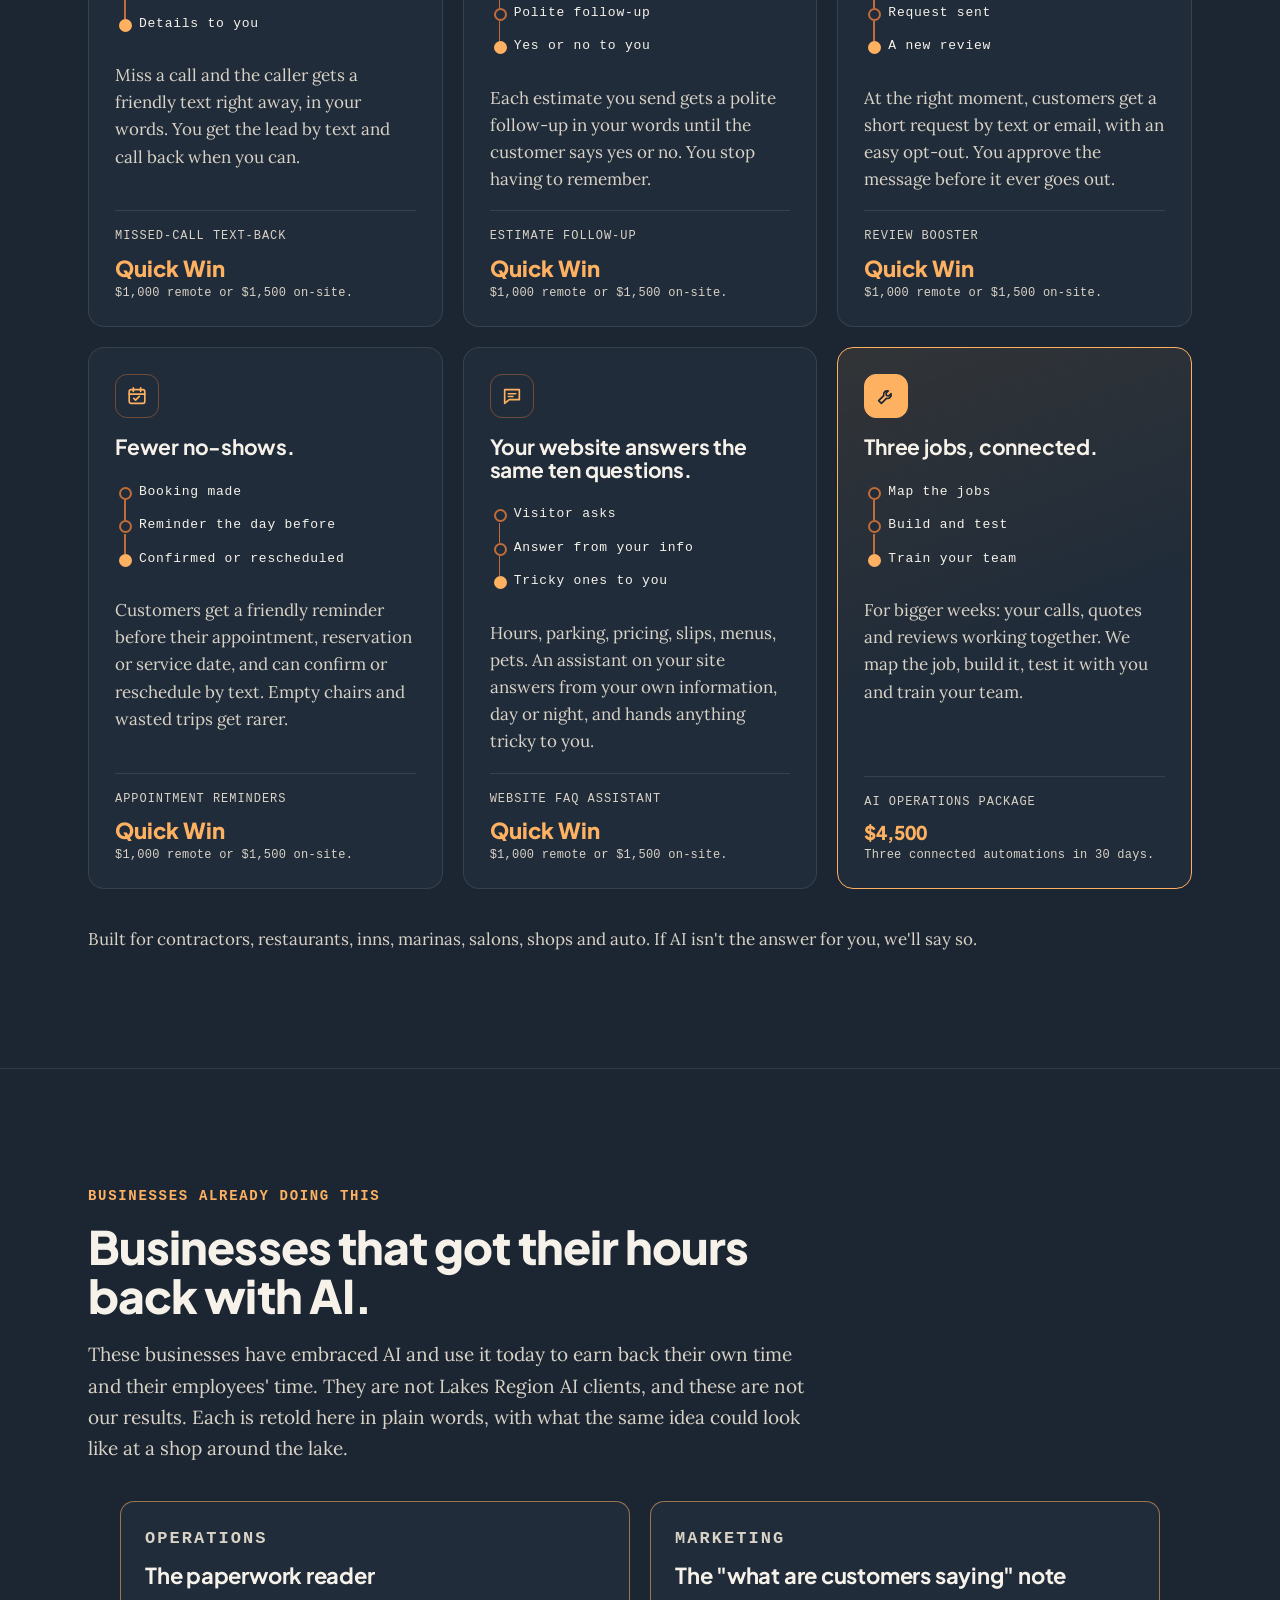
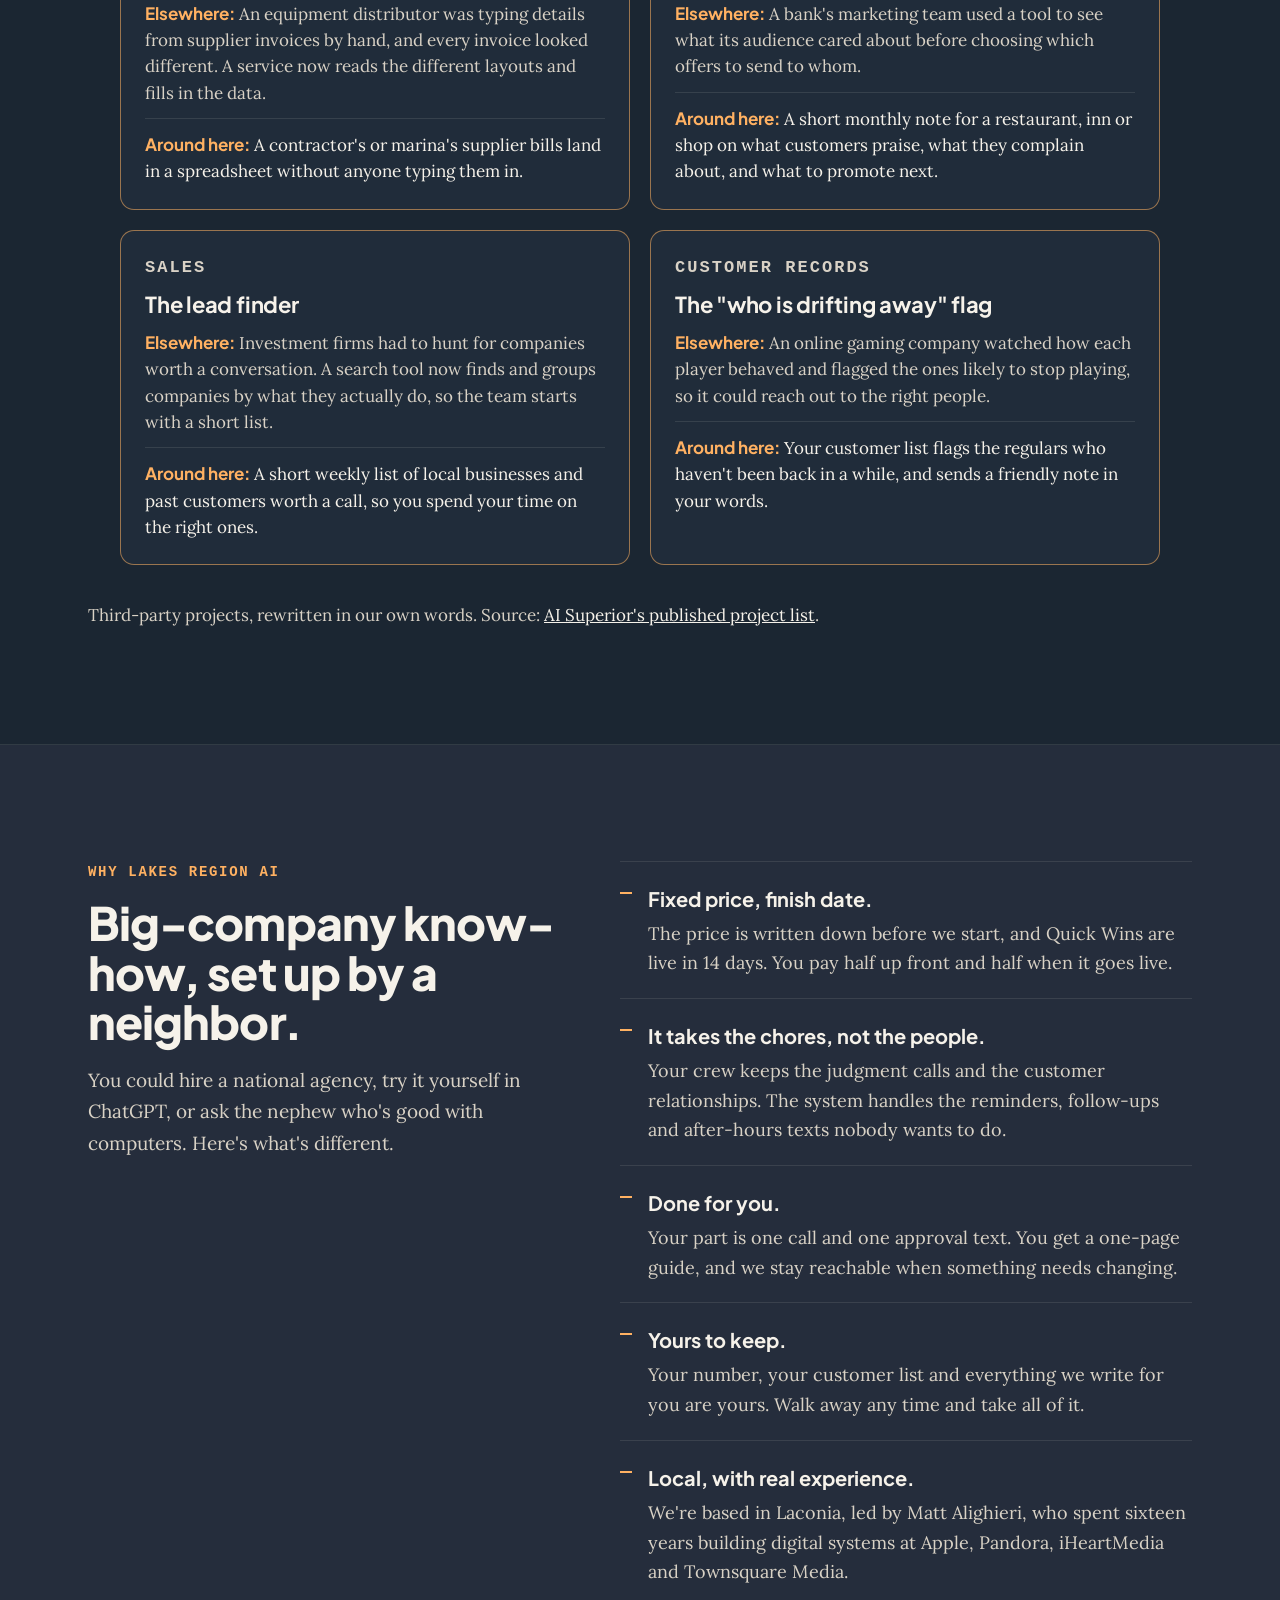
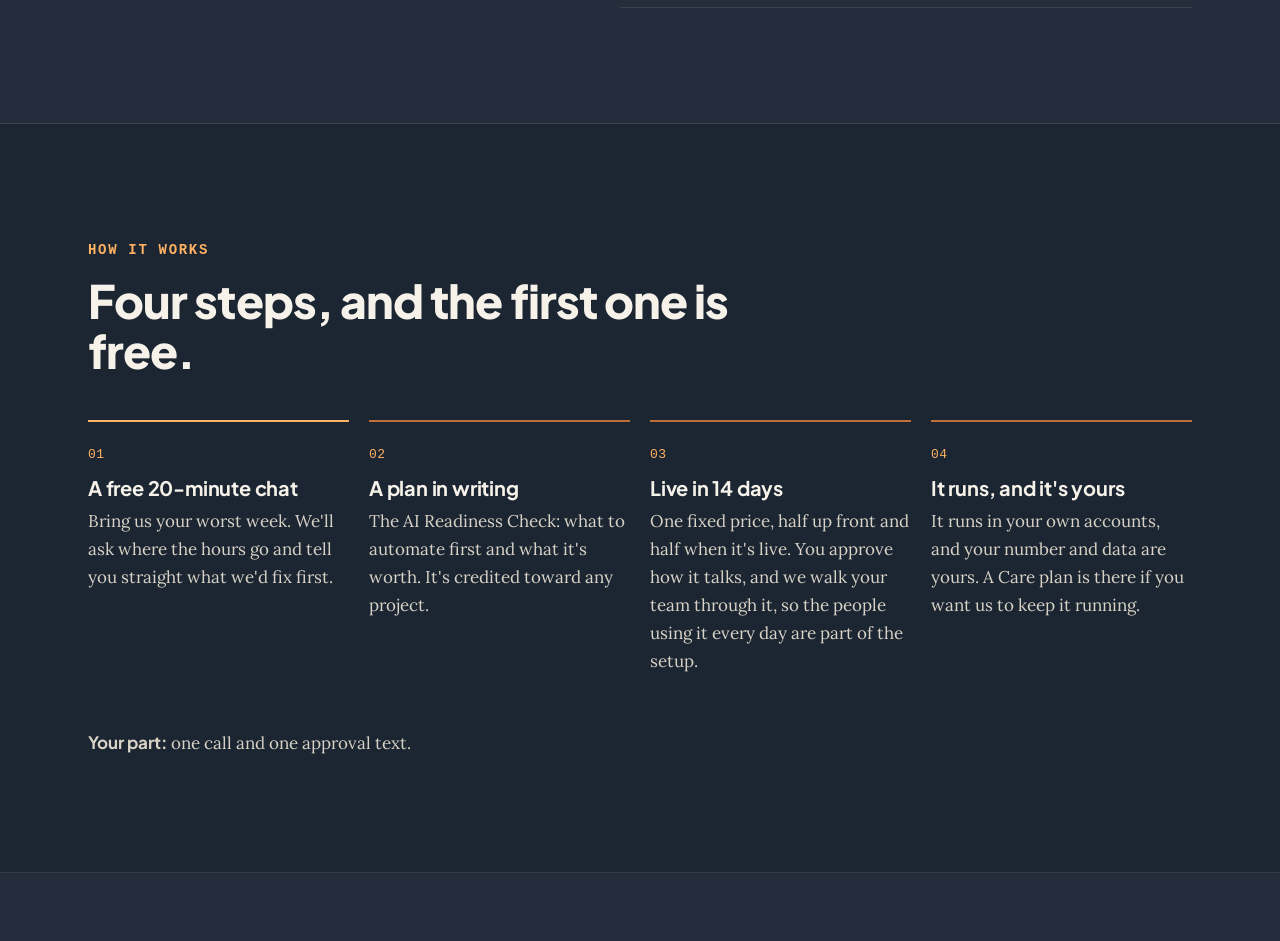
<file: shop-talk.html>
<!doctype html><html lang="en"><head><meta charset="utf-8"><title>Lakes Region AI</title>
<meta name="robots" content="noindex"><link rel="canonical" href="https://lakesregionai.com/"><meta http-equiv="refresh" content="0; url=index.html">
<meta name="viewport" content="width=device-width,initial-scale=1"></head><body style="font-family:Georgia,serif;padding:32px"><p>This page has moved. <a href="index.html">Go to the Lakes Region AI home page</a>.</p></body></html>
</file>
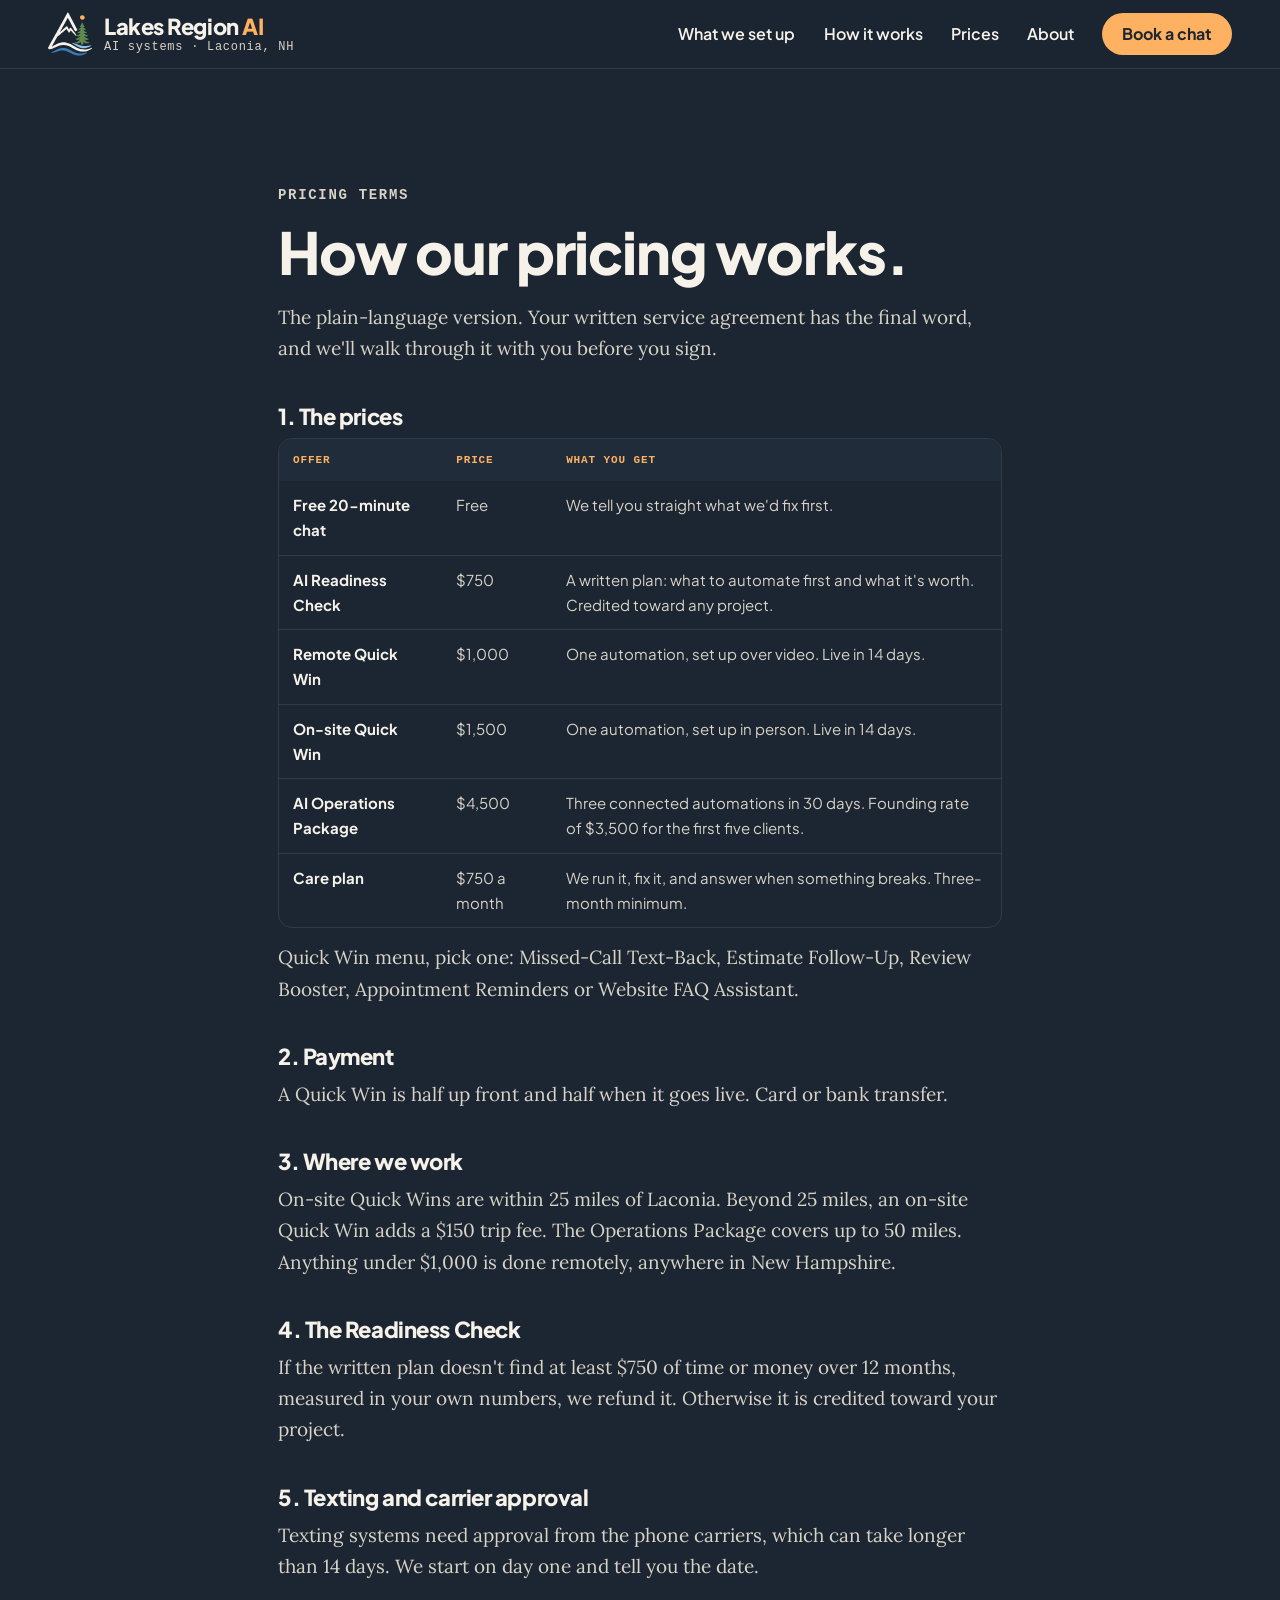
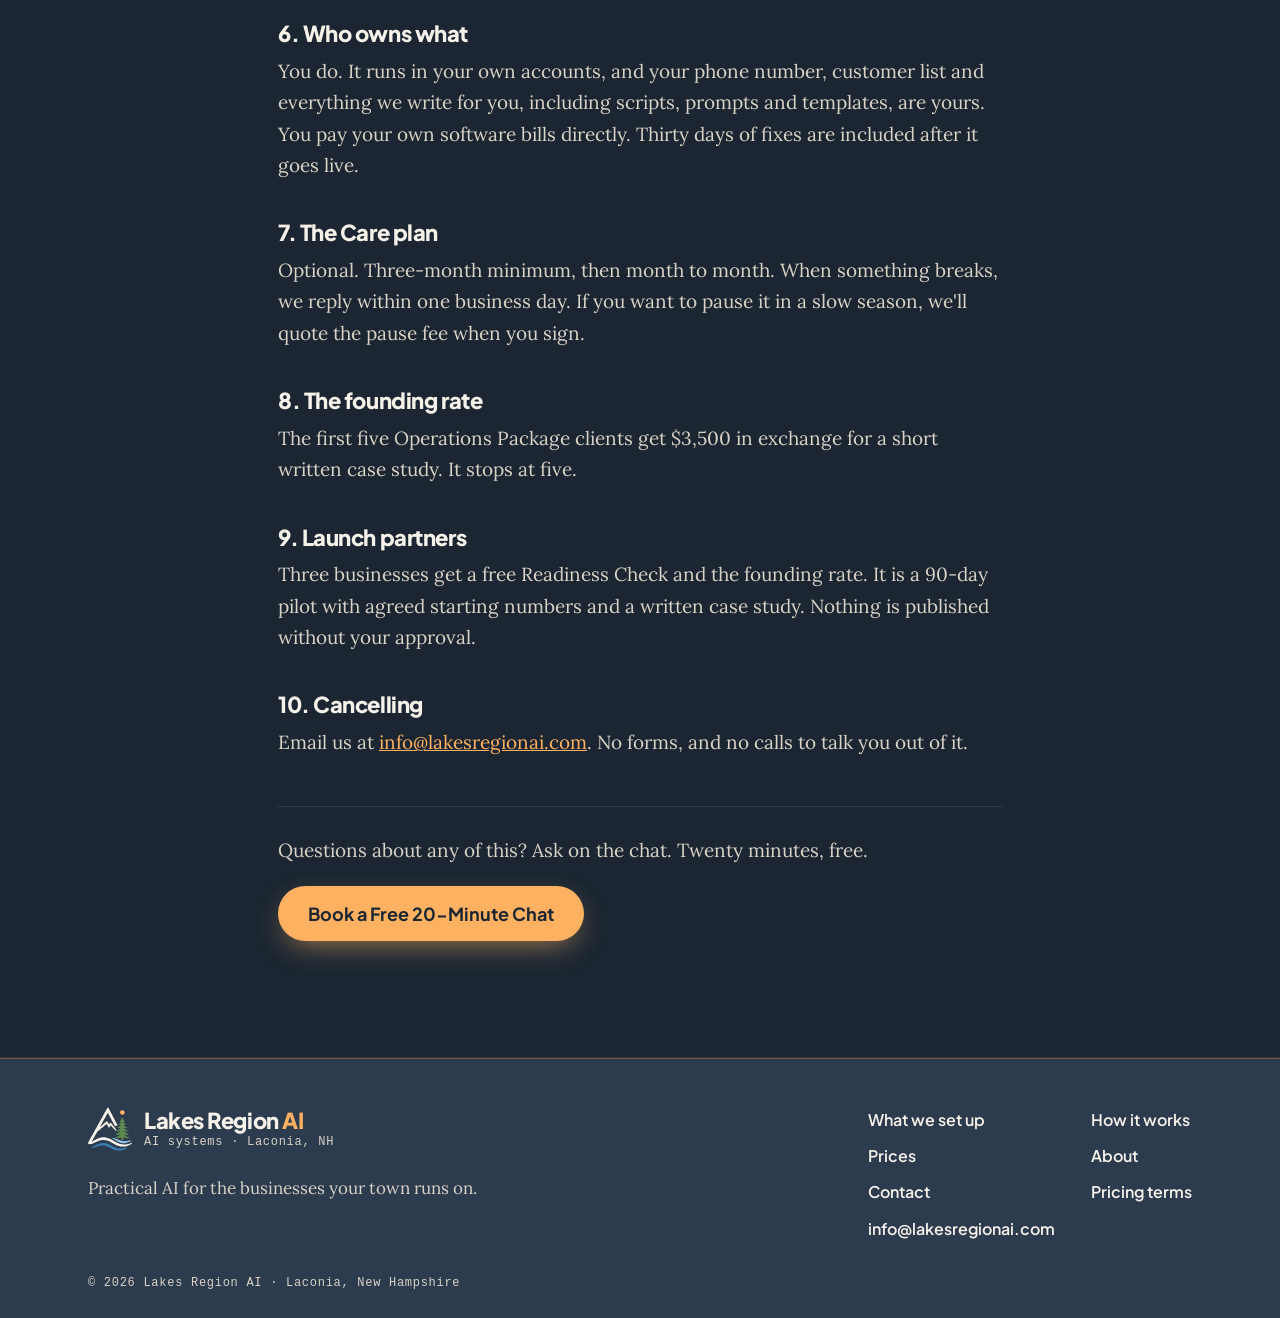
<file: terms.html>
<!doctype html>
<html lang="en" data-season="fall"><head><meta charset="utf-8"><meta name="viewport" content="width=device-width,initial-scale=1">
<title>Pricing Terms | Lakes Region AI</title>
<meta name="description" content="How Lakes Region AI pricing works: what each price covers, payment, ownership, where we work, and what happens if you leave. Plain language.">
<link rel="canonical" href="https://lakesregionai.com/terms.html">


<meta property="og:type" content="website"><meta property="og:site_name" content="Lakes Region AI"><meta property="og:locale" content="en_US"><meta property="og:url" content="https://lakesregionai.com/terms.html"><meta property="og:title" content="Pricing Terms | Lakes Region AI"><meta property="og:description" content="How Lakes Region AI pricing works: what each price covers, payment, ownership, where we work, and what happens if you leave. Plain language."><meta property="og:image" content="https://lakesregionai.com/og-image.png"><meta property="og:image:width" content="1200"><meta property="og:image:height" content="630"><meta property="og:image:alt" content="Lakes Region AI. Practical AI for New Hampshire businesses. Fixed price, live in 14 days. Laconia, NH.">
<meta name="twitter:card" content="summary_large_image"><meta name="twitter:title" content="Pricing Terms | Lakes Region AI"><meta name="twitter:description" content="How Lakes Region AI pricing works: what each price covers, payment, ownership, where we work, and what happens if you leave. Plain language."><meta name="twitter:image" content="https://lakesregionai.com/og-image.png"><meta name="twitter:image:alt" content="Lakes Region AI. Practical AI for New Hampshire businesses. Fixed price, live in 14 days. Laconia, NH.">
<meta name="geo.region" content="US-NH"><meta name="geo.placename" content="Laconia"><meta name="geo.position" content="43.5279;-71.4704"><meta name="ICBM" content="43.5279, -71.4704">
<link rel="icon" type="image/svg+xml" href="logo-mark.svg"><link rel="icon" type="image/png" sizes="32x32" href="favicon-32.png"><link rel="apple-touch-icon" sizes="180x180" href="apple-touch-icon.png"><link rel="manifest" href="site.webmanifest"><meta name="theme-color" content="#1B2632">
<link rel="preload" href="plus-jakarta-sans-latin-800-normal.woff2" as="font" type="font/woff2" crossorigin>
<link rel="stylesheet" href="colors.css">
<link rel="stylesheet" href="layout.css">
<script type="application/ld+json">{"@context":"https://schema.org","@graph":[{"@type":"ProfessionalService","@id":"https://lakesregionai.com/#business","name":"Lakes Region AI","url":"https://lakesregionai.com/","email":"info@lakesregionai.com","logo":"https://lakesregionai.com/icon-512.png","image":"https://lakesregionai.com/og-image.png","description":"Bring us your worst week. We'll rewrite it for you. Lakes Region AI sets up simple, fixed-price AI for New Hampshire small businesses: missed-call text-back, estimate follow-up, review requests, appointment reminders and website assistants, live in 14 days. It takes the chores, not the people: your crew keeps the judgment calls and customer relationships, and you approve how it talks. Every price is posted and fixed before we start. Based in Laconia, in person across the Lakes Region, Concord and Manchester, and remote anywhere in New Hampshire. Start with a free 20-minute chat.","slogan":"Bring us your worst week. We'll rewrite it for you.","founder":{"@id":"https://lakesregionai.com/#matt"},"address":{"@type":"PostalAddress","addressLocality":"Laconia","addressRegion":"NH","addressCountry":"US"},"geo":{"@type":"GeoCoordinates","latitude":43.5279,"longitude":-71.4704},"areaServed":[{"@type":"State","name":"New Hampshire"},{"@type":"City","name":"Laconia, NH"},{"@type":"City","name":"Meredith, NH"},{"@type":"City","name":"Gilford, NH"},{"@type":"City","name":"Wolfeboro, NH"},{"@type":"City","name":"Alton, NH"},{"@type":"City","name":"Belmont, NH"},{"@type":"City","name":"Tilton, NH"},{"@type":"City","name":"Sanbornton, NH"},{"@type":"City","name":"Center Harbor, NH"},{"@type":"City","name":"Holderness, NH"},{"@type":"City","name":"Plymouth, NH"},{"@type":"City","name":"Moultonborough, NH"},{"@type":"City","name":"Concord, NH"},{"@type":"City","name":"Manchester, NH"}],"knowsAbout":["Artificial intelligence for small business","Missed-call text-back","AI phone answering","Estimate follow-up automation","Review requests","Appointment reminders","Website FAQ assistants","No-code automation"],"potentialAction":{"@type":"ReserveAction","name":"Book a free 20-minute chat","target":"https://calendly.com/matt-matthewalighieri/lakes-region-ai-chat"},"hasOfferCatalog":{"@type":"OfferCatalog","name":"Lakes Region AI services","itemListElement":[{"@type":"OfferCatalog","name":"Prices","itemListElement":[{"@type":"Offer","name":"20-Minute Chat","price":"0","priceCurrency":"USD","category":"Start here","url":"https://lakesregionai.com/#prices","itemOffered":{"@type":"Service","name":"20-Minute Chat","provider":{"@id":"https://lakesregionai.com/#business"},"description":"We'll tell you straight what we'd fix first, by phone or video. If AI isn't the answer, we'll say so."},"description":"We'll tell you straight what we'd fix first, by phone or video. If AI isn't the answer, we'll say so."},{"@type":"Offer","name":"AI Readiness Check","price":"750","priceCurrency":"USD","category":"Get a plan","url":"https://lakesregionai.com/#prices","itemOffered":{"@type":"Service","name":"AI Readiness Check","provider":{"@id":"https://lakesregionai.com/#business"},"description":"A written plan: the jobs eating your week, what to automate first, and what it's worth. Credited toward any project."},"description":"A written plan: the jobs eating your week, what to automate first, and what it's worth. Credited toward any project."},{"@type":"Offer","name":"Remote Quick Win","price":"1000","priceCurrency":"USD","category":"Quick wins","url":"https://lakesregionai.com/#prices","itemOffered":{"@type":"Service","name":"Remote Quick Win","provider":{"@id":"https://lakesregionai.com/#business"},"description":"One automation, set up over video. Live in 14 days."},"description":"One automation, set up over video. Live in 14 days."},{"@type":"Offer","name":"On-site Quick Win","price":"1500","priceCurrency":"USD","category":"Quick wins","url":"https://lakesregionai.com/#prices","itemOffered":{"@type":"Service","name":"On-site Quick Win","provider":{"@id":"https://lakesregionai.com/#business"},"description":"One automation, set up in person at your shop. Live in 14 days."},"description":"One automation, set up in person at your shop. Live in 14 days."},{"@type":"Offer","name":"AI Operations Package","price":"4500","priceCurrency":"USD","category":"The full setup","url":"https://lakesregionai.com/#prices","itemOffered":{"@type":"Service","name":"AI Operations Package","provider":{"@id":"https://lakesregionai.com/#business"},"description":"Three connected automations in 30 days, so your calls, quotes and reviews work together. Founding rate of $3,500 for the first five clients."},"description":"Three connected automations in 30 days, so your calls, quotes and reviews work together. Founding rate of $3,500 for the first five clients."},{"@type":"Offer","name":"Care plan","price":"750","priceCurrency":"USD","category":"Keep it running","url":"https://lakesregionai.com/#prices","itemOffered":{"@type":"Service","name":"Care plan","provider":{"@id":"https://lakesregionai.com/#business"},"description":"We run it, fix it, and answer when something breaks. Three-month minimum, then month to month."},"description":"We run it, fix it, and answer when something breaks. Three-month minimum, then month to month.","priceSpecification":{"@type":"UnitPriceSpecification","price":"750","priceCurrency":"USD","unitText":"MONTH","referenceQuantity":{"@type":"QuantitativeValue","value":1,"unitCode":"MON"}}}]},{"@type":"OfferCatalog","name":"Quick Win systems","itemListElement":[{"@type":"Offer","itemOffered":{"@type":"Service","name":"Missed-Call Text-Back","description":"Every call gets handled. Miss a call and the caller gets a friendly text right away, in your words. You get the lead by text and call back when you can.","provider":{"@id":"https://lakesregionai.com/#business"},"areaServed":{"@type":"State","name":"New Hampshire"}}},{"@type":"Offer","itemOffered":{"@type":"Service","name":"Estimate Follow-Up","description":"Every quote gets a follow-up. Each estimate you send gets a polite follow-up in your words until the customer says yes or no. You stop having to remember.","provider":{"@id":"https://lakesregionai.com/#business"},"areaServed":{"@type":"State","name":"New Hampshire"}}},{"@type":"Offer","itemOffered":{"@type":"Service","name":"Review Booster","description":"Happy customers leave reviews. At the right moment, customers get a short request by text or email, with an easy opt-out. You approve the message before it ever goes out.","provider":{"@id":"https://lakesregionai.com/#business"},"areaServed":{"@type":"State","name":"New Hampshire"}}},{"@type":"Offer","itemOffered":{"@type":"Service","name":"Appointment Reminders","description":"Fewer no-shows. Customers get a friendly reminder before their appointment, reservation or service date, and can confirm or reschedule by text. Empty chairs and wasted trips get rarer.","provider":{"@id":"https://lakesregionai.com/#business"},"areaServed":{"@type":"State","name":"New Hampshire"}}},{"@type":"Offer","itemOffered":{"@type":"Service","name":"Website FAQ Assistant","description":"Your website answers the same ten questions. Hours, parking, pricing, slips, menus, pets. An assistant on your site answers from your own information, day or night, and hands anything tricky to you.","provider":{"@id":"https://lakesregionai.com/#business"},"areaServed":{"@type":"State","name":"New Hampshire"}}},{"@type":"Offer","itemOffered":{"@type":"Service","name":"AI Operations Package","description":"Three jobs, connected. For bigger weeks: your calls, quotes and reviews working together. We map the job, build it, test it with you and train your team.","provider":{"@id":"https://lakesregionai.com/#business"},"areaServed":{"@type":"State","name":"New Hampshire"}}}]}]}},{"@type":"WebSite","@id":"https://lakesregionai.com/#website","url":"https://lakesregionai.com/","name":"Lakes Region AI","publisher":{"@id":"https://lakesregionai.com/#business"},"inLanguage":"en-US"},{"@type":"WebPage","@id":"https://lakesregionai.com/terms.html#webpage","url":"https://lakesregionai.com/terms.html","name":"Pricing Terms | Lakes Region AI","description":"How Lakes Region AI pricing works: what each price covers, payment, ownership, where we work, and what happens if you leave. Plain language.","isPartOf":{"@id":"https://lakesregionai.com/#website"},"about":{"@id":"https://lakesregionai.com/#business"},"primaryImageOfPage":{"@type":"ImageObject","url":"https://lakesregionai.com/og-image.png"},"inLanguage":"en-US","dateModified":"2026-10-20","breadcrumb":{"@id":"https://lakesregionai.com/terms.html#breadcrumb"}},{"@type":"Person","@id":"https://lakesregionai.com/#matt","name":"Matt Alighieri","jobTitle":"Founder","worksFor":{"@id":"https://lakesregionai.com/#business"},"address":{"@type":"PostalAddress","addressLocality":"Laconia","addressRegion":"NH","addressCountry":"US"},"description":"Sixteen years building and running digital systems at companies like Apple, Pandora, iHeartMedia and Townsquare Media; teaches non-technical teams to use AI.","knowsAbout":["Artificial intelligence","Digital systems","Small business automation"]},{"@type":"BreadcrumbList","@id":"https://lakesregionai.com/terms.html#breadcrumb","itemListElement":[{"@type":"ListItem","position":1,"name":"Home","item":"https://lakesregionai.com/"},{"@type":"ListItem","position":2,"name":"Pricing terms","item":"https://lakesregionai.com/terms.html"}]}]}</script>
<script src="catalog.js" defer></script>
<script src="behavior.js" defer></script>
</head><body>
<a class="skip" href="#main">Skip to content</a>
<header class="topbar">
  <a class="lockup" href="index.html" aria-label="Lakes Region AI, home">
    <svg class="mark" viewBox="0 0 693.5 679.5" aria-hidden="true"><g fill-rule="evenodd"><path fill="#F6F2EA" d="M528.50,617.22 C524.79,616.86 519.16,616.08 516.00,615.49 C512.84,614.90 509.04,614.20 507.56,613.94 C499.36,612.49 476.38,605.80 464.55,601.42 C443.06,593.46 414.93,579.20 382.75,559.98 C356.19,544.11 342.53,537.06 323.25,529.24 C293.75,517.28 262.09,511.14 239.11,512.93 C192.80,516.52 175.91,521.77 118.96,550.25 C76.30,571.58 53.07,579.48 30.50,580.34 C5.47,581.30 -6.85,566.44 4.23,548.64 C5.44,546.69 9.74,539.05 13.78,531.67 C17.82,524.29 21.86,517.01 22.76,515.50 C23.66,513.99 26.92,508.15 30.00,502.54 C33.09,496.92 37.98,488.15 40.87,483.04 C47.06,472.12 51.25,464.53 71.22,428.00 C79.41,413.01 88.09,397.26 90.50,393.00 C92.90,388.74 97.52,380.52 100.75,374.75 C103.98,368.98 109.83,358.62 113.74,351.75 C117.65,344.88 122.54,336.21 124.61,332.50 C126.68,328.79 129.82,323.16 131.60,320.00 C133.38,316.84 136.76,310.76 139.10,306.50 C141.45,302.24 146.51,293.12 150.35,286.25 C162.47,264.58 169.51,251.96 173.25,245.25 C175.24,241.68 179.18,234.59 182.01,229.50 C184.84,224.41 188.22,218.45 189.52,216.25 C190.81,214.05 193.45,209.32 195.38,205.75 C197.30,202.18 199.77,197.68 200.85,195.75 C205.78,187.01 214.27,171.64 224.35,153.25 C230.06,142.84 237.29,129.69 245.26,115.25 C249.64,107.30 259.91,88.64 273.74,63.50 C278.35,55.11 285.21,42.74 288.99,36.00 C308.85,0.55 307.81,2.14 312.03,0.74 C317.44,-1.06 320.77,1.48 325.52,11.00 C327.23,14.44 330.21,20.17 332.14,23.75 C335.40,29.79 339.04,36.83 361.23,80.00 C365.83,88.94 369.99,96.92 370.47,97.75 C370.96,98.58 374.35,105.10 378.00,112.25 C381.65,119.40 387.50,130.65 390.99,137.25 C394.48,143.85 399.66,153.75 402.49,159.25 C409.86,173.56 414.12,181.79 425.15,203.00 C430.51,213.31 435.37,222.65 435.94,223.75 C436.52,224.85 442.41,236.16 449.05,248.89 C463.43,276.49 463.33,276.25 462.24,279.52 C461.25,282.52 462.55,281.61 447.25,290.00 C431.38,298.70 431.24,298.76 428.11,297.60 L425.75,296.73 L417.97,282.24 C409.02,265.58 400.56,249.68 387.25,224.50 C382.09,214.74 375.45,202.25 372.49,196.75 C369.54,191.25 365.49,183.60 363.50,179.75 C361.50,175.90 357.56,168.36 354.75,163.00 C351.94,157.64 346.53,147.29 342.73,140.00 C336.25,127.55 331.31,118.23 318.45,94.25 C315.51,88.75 312.83,84.25 312.51,84.25 C312.18,84.25 309.51,88.75 306.57,94.25 C303.63,99.75 299.97,106.39 298.43,109.00 C296.89,111.61 294.41,116.00 292.91,118.75 C289.28,125.44 276.24,148.85 269.25,161.25 C266.16,166.75 259.96,177.89 255.50,186.00 C239.08,215.81 236.28,220.88 232.75,227.25 C230.76,230.82 225.70,240.05 221.51,247.75 C213.63,262.21 206.81,274.42 202.25,282.25 C200.80,284.73 199.01,287.99 198.26,289.50 C196.58,292.88 190.86,303.38 188.89,306.68 L187.44,309.11 L188.85,308.10 C189.63,307.55 192.06,305.55 194.26,303.66 C196.45,301.77 199.93,298.88 201.99,297.25 C204.05,295.61 208.86,291.57 212.67,288.26 C216.49,284.95 220.92,281.12 222.53,279.75 C224.13,278.38 228.18,274.89 231.52,272.00 C234.87,269.11 240.14,264.61 243.23,262.00 C251.79,254.76 258.13,249.25 271.17,237.76 C292.54,218.91 292.28,219.12 295.26,218.18 C297.86,217.36 298.14,217.36 300.74,218.18 C304.23,219.28 304.45,219.59 311.74,233.25 C317.47,243.99 328.57,264.35 330.77,268.16 L331.87,270.06 L334.63,265.41 C336.16,262.85 338.80,258.16 340.51,255.00 C346.16,244.56 347.82,242.40 351.05,241.29 C355.27,239.83 358.08,240.97 362.22,245.78 C370.48,255.40 390.05,279.41 395.00,286.00 C396.76,288.34 400.35,292.95 403.00,296.25 C405.64,299.55 410.49,305.69 413.78,309.89 C417.06,314.09 421.04,319.16 422.62,321.14 C424.20,323.13 428.57,328.91 432.33,334.00 C440.39,344.91 443.08,348.40 445.66,351.30 C446.71,352.48 448.00,354.56 448.52,355.93 L449.46,358.41 L448.20,362.15 C446.81,366.31 446.09,367.17 443.22,368.17 C439.72,369.38 437.82,368.31 431.61,361.59 C428.66,358.40 423.32,352.74 419.75,349.01 C413.24,342.23 407.64,336.19 397.01,324.50 C387.74,314.31 357.93,283.00 357.50,283.00 C357.07,283.00 352.70,290.30 344.48,304.75 C338.57,315.15 337.29,316.70 333.69,317.84 C331.22,318.61 330.95,318.61 328.42,317.70 C325.34,316.59 324.39,315.36 319.39,306.00 C317.70,302.84 313.70,295.64 310.49,290.00 C307.28,284.36 303.58,277.73 302.27,275.25 C297.39,266.09 293.29,258.99 292.95,259.12 C292.35,259.35 279.54,270.01 273.26,275.51 C266.92,281.05 260.42,286.59 246.28,298.50 C238.57,304.99 231.23,311.26 209.77,329.68 C206.20,332.75 201.92,336.49 200.27,338.00 C197.08,340.92 188.32,348.44 185.69,350.52 C184.84,351.20 181.81,353.77 178.97,356.25 C173.74,360.81 170.02,363.96 154.75,376.76 L146.25,383.89 L139.79,395.32 C136.24,401.61 132.17,408.77 130.73,411.25 C127.96,416.04 123.68,423.68 110.25,447.75 C105.65,456.00 99.02,467.81 95.51,474.00 C85.78,491.15 80.15,501.28 74.25,512.25 C71.29,517.75 67.34,525.06 65.48,528.50 C60.49,537.70 60.00,538.67 60.25,538.91 C60.54,539.21 73.92,532.57 82.50,527.87 C97.21,519.82 105.27,515.35 105.75,514.99 C107.07,513.97 127.17,503.47 139.00,497.63 C155.29,489.57 171.53,483.38 190.25,478.09 C193.23,477.24 197.14,476.32 209.75,473.50 C210.85,473.25 213.55,472.81 215.75,472.52 C217.95,472.23 221.37,471.77 223.35,471.49 C228.03,470.85 253.18,470.85 260.25,471.50 C268.44,472.25 274.88,472.98 278.25,473.54 C315.09,479.70 347.66,492.58 395.50,519.88 C409.63,527.95 429.87,539.65 435.00,542.72 C440.17,545.81 458.66,555.22 468.25,559.64 C493.28,571.19 520.25,578.99 544.98,581.86 C562.32,583.87 597.65,582.41 615.04,578.97 C616.53,578.67 619.48,578.33 621.60,578.21 C630.29,577.71 673.64,564.03 680.28,559.69 C685.73,556.12 691.06,557.03 692.69,561.79 C693.62,564.54 692.80,567.55 690.62,569.42 C666.85,589.66 627.22,607.51 591.75,613.94 C583.26,615.48 580.17,615.90 565.72,617.50 C559.47,618.19 536.69,618.02 528.50,617.22 Z"/><path fill="#3A7DB5" d="M471.00,679.00 C454.83,677.17 447.45,675.67 428.75,670.39 C418.87,667.61 410.44,664.83 401.75,661.49 C389.38,656.75 371.96,648.81 356.50,640.86 C302.93,613.32 281.47,605.44 247.75,600.92 C241.12,600.03 216.10,600.02 209.00,600.90 C195.04,602.64 174.55,606.74 162.09,610.30 C152.47,613.05 142.57,616.25 132.00,620.04 C97.24,632.49 86.12,636.10 70.52,640.03 C62.45,642.06 58.91,641.29 57.17,637.13 C55.45,633.02 57.85,630.17 67.50,624.84 C75.91,620.19 82.90,616.21 95.95,608.66 C129.33,589.33 157.19,576.46 180.50,569.60 C185.10,568.25 187.68,567.60 196.75,565.50 C197.85,565.24 200.10,564.78 201.75,564.47 C203.40,564.16 205.76,563.72 207.00,563.48 C242.81,556.64 283.83,563.41 332.76,584.25 C337.99,586.48 366.63,600.79 378.75,607.24 C422.27,630.39 459.01,642.93 493.75,646.49 C510.94,648.25 521.52,648.45 532.75,647.24 C536.60,646.83 541.10,646.37 542.75,646.22 C549.81,645.58 552.68,645.01 573.00,640.17 C578.03,638.98 591.48,634.83 599.47,632.01 C609.34,628.53 612.60,628.71 614.32,632.83 C615.87,636.56 614.14,639.45 607.84,643.65 C579.89,662.25 543.05,675.39 510.00,678.56 C503.38,679.20 475.54,679.51 471.00,679.00 Z"/><path fill="#8FC0E8" d="M550.50,564.22 C549.81,564.11 547.11,563.77 544.50,563.47 C537.13,562.61 529.44,561.16 520.75,559.00 C517.13,558.10 497.43,551.47 496.25,550.76 C495.70,550.42 494.35,549.87 493.25,549.52 C492.15,549.17 490.80,548.61 490.25,548.27 C489.70,547.93 488.35,547.36 487.25,547.00 C486.15,546.64 484.01,545.74 482.50,544.98 C480.99,544.23 476.38,541.98 472.25,539.98 C468.12,537.97 463.87,535.78 462.80,535.11 C461.72,534.44 459.81,533.33 458.55,532.64 C456.13,531.33 453.24,529.73 449.50,527.63 C448.26,526.94 446.57,526.03 445.75,525.61 C444.93,525.19 443.68,524.45 442.99,523.97 C441.76,523.11 438.30,521.16 435.25,519.60 C434.43,519.18 432.85,518.24 431.75,517.50 C430.65,516.77 429.40,516.04 428.96,515.88 C428.53,515.73 425.88,514.12 423.08,512.30 C420.27,510.49 417.81,509.00 417.61,509.00 C417.40,509.00 416.07,508.21 414.64,507.25 C413.21,506.29 411.86,505.50 411.64,505.50 C411.41,505.50 410.40,504.94 409.39,504.25 C408.38,503.56 406.53,502.44 405.27,501.76 C404.02,501.08 401.92,499.93 400.62,499.20 C399.32,498.48 396.68,497.05 394.75,496.03 C392.82,495.01 390.24,493.61 389.00,492.92 C387.76,492.23 385.51,491.00 384.00,490.18 C378.66,487.28 378.32,482.26 383.36,480.52 C385.54,479.77 394.71,480.32 399.00,481.46 C399.96,481.72 402.21,482.29 404.00,482.72 C408.20,483.75 440.44,494.43 441.75,495.24 C442.30,495.57 444.32,496.36 446.25,496.98 C448.18,497.60 450.20,498.39 450.75,498.73 C451.30,499.07 453.32,499.86 455.25,500.48 C457.18,501.10 459.20,501.89 459.75,502.23 C460.30,502.57 462.32,503.36 464.25,503.98 C466.18,504.60 468.44,505.50 469.28,505.98 C470.12,506.46 473.05,507.59 475.78,508.48 C478.51,509.38 481.20,510.39 481.75,510.73 C482.30,511.07 487.48,512.86 493.25,514.71 C511.12,520.44 515.08,521.56 526.50,524.06 C527.74,524.34 529.54,524.75 530.50,524.99 C532.29,525.43 542.31,527.03 549.00,527.95 C571.71,531.07 600.92,530.13 633.50,525.23 C636.11,524.83 641.17,524.07 644.75,523.53 C648.33,523.00 653.16,522.31 655.50,522.00 C657.84,521.70 661.10,521.25 662.75,521.00 C674.22,519.28 679.39,519.91 680.76,523.19 C682.37,527.05 680.62,528.72 669.00,534.37 C662.17,537.69 660.44,538.49 654.62,541.04 C653.32,541.61 651.69,542.37 651.00,542.72 C650.31,543.08 648.85,543.65 647.75,544.00 C646.65,544.35 645.50,544.83 645.20,545.07 C644.89,545.31 643.39,545.93 641.87,546.46 C640.35,546.98 638.57,547.74 637.92,548.15 C635.79,549.49 607.85,558.31 600.50,559.95 C599.26,560.23 596.79,560.79 595.00,561.20 C593.21,561.60 589.95,562.19 587.75,562.50 C585.55,562.80 582.40,563.29 580.75,563.57 C577.78,564.08 552.91,564.62 550.50,564.22 Z"/><path fill="#5E8A4F" d="M522.69,506.78 C520.15,505.68 520.00,504.53 520.00,486.18 L520.00,469.50 L515.75,469.50 C511.95,469.50 511.50,469.60 511.50,470.43 C511.50,472.43 510.35,474.55 508.83,475.34 C504.86,477.39 491.27,482.66 485.57,484.36 L479.25,486.25 L460.75,486.25 L442.25,486.25 L437.07,484.79 C429.28,482.59 426.75,480.44 426.75,476.00 C426.75,471.91 430.12,468.91 435.44,468.26 C451.72,466.28 463.29,462.04 478.25,452.57 C487.42,446.76 500.51,434.70 505.97,427.04 L507.06,425.51 L504.66,426.56 C485.72,434.83 457.77,435.33 441.01,427.70 C435.78,425.32 434.03,421.74 436.08,417.61 C437.58,414.58 439.73,413.50 445.43,412.93 C464.38,411.01 482.15,402.37 497.66,387.54 C502.00,383.39 511.26,372.59 510.84,372.17 C510.76,372.09 509.48,372.48 508.01,373.04 C496.59,377.38 481.55,379.33 471.46,377.78 C455.21,375.28 447.57,370.88 448.72,364.71 C449.49,360.61 452.33,359.03 461.25,357.74 C477.66,355.37 496.13,344.69 506.87,331.35 C510.29,327.10 513.67,322.50 513.37,322.50 C513.26,322.50 510.04,323.29 506.21,324.25 C495.17,327.03 485.18,326.76 474.65,323.40 C465.13,320.36 462.25,315.44 466.82,310.00 C468.19,308.38 470.89,307.44 477.00,306.45 C491.71,304.07 507.00,292.33 516.27,276.30 L517.69,273.84 L516.22,274.24 C514.32,274.75 512.21,275.21 507.08,276.23 C502.29,277.18 498.30,276.80 491.25,274.72 C482.67,272.19 479.55,268.16 481.80,262.52 C482.86,259.88 484.66,258.84 490.83,257.32 C501.54,254.67 509.28,248.82 516.47,237.96 C519.13,233.95 521.90,228.23 521.42,227.75 C521.30,227.63 519.98,227.86 518.48,228.26 C511.77,230.05 504.91,228.11 502.99,223.89 C501.01,219.52 502.21,216.91 508.24,212.48 C513.39,208.69 516.73,204.09 521.49,194.25 C526.00,184.91 527.19,181.11 529.22,169.48 C530.71,161.01 532.98,158.52 539.25,158.52 C545.52,158.52 547.79,161.01 549.28,169.48 C551.31,181.11 552.50,184.91 557.01,194.25 C561.77,204.09 565.11,208.69 570.26,212.48 C576.29,216.91 577.49,219.52 575.51,223.89 C573.59,228.11 566.73,230.05 560.02,228.26 C558.52,227.86 557.20,227.63 557.08,227.75 C556.60,228.23 559.37,233.95 562.03,237.96 C569.22,248.82 576.96,254.67 587.67,257.32 C593.84,258.84 595.64,259.88 596.70,262.52 C598.95,268.16 595.83,272.19 587.25,274.72 C580.20,276.80 576.21,277.18 571.42,276.23 C566.29,275.21 564.18,274.75 562.28,274.24 L560.81,273.84 L562.23,276.30 C571.50,292.33 586.79,304.07 601.50,306.45 C607.61,307.44 610.31,308.38 611.68,310.00 C618.73,318.38 606.60,326.00 586.21,326.00 C579.89,326.00 578.58,325.83 572.29,324.25 C568.46,323.29 565.24,322.50 565.13,322.50 C564.83,322.50 568.21,327.10 571.63,331.35 C582.37,344.69 600.84,355.37 617.25,357.74 C626.17,359.03 629.01,360.61 629.78,364.71 C630.93,370.88 623.29,375.28 607.04,377.78 C596.95,379.33 581.91,377.38 570.49,373.04 C569.02,372.48 567.74,372.09 567.66,372.17 C567.24,372.59 576.50,383.39 580.84,387.54 C596.35,402.37 614.12,411.01 633.07,412.93 C638.77,413.50 640.92,414.58 642.42,417.61 C644.47,421.74 642.72,425.32 637.49,427.70 C620.73,435.33 592.78,434.83 573.84,426.56 L571.44,425.51 L572.53,427.04 C577.99,434.70 591.08,446.76 600.25,452.57 C615.21,462.04 626.78,466.28 643.06,468.26 C648.38,468.91 651.75,471.91 651.75,476.00 C651.75,480.44 649.22,482.59 641.43,484.79 L636.25,486.25 L617.75,486.25 L599.25,486.25 L592.93,484.36 C587.23,482.66 573.64,477.39 569.67,475.34 C568.15,474.55 567.00,472.43 567.00,470.43 C567.00,469.60 566.55,469.50 562.75,469.50 L558.50,469.50 L558.50,486.18 C558.50,504.70 558.37,505.69 555.70,506.80 C553.32,507.80 524.98,507.78 522.69,506.78 Z"/><path fill="#FFB162" d="M533.25,116.05 C503.81,108.03 494.20,74.76 515.24,53.75 C535.21,33.82 566.60,41.28 576.46,68.31 C583.42,87.37 572.75,107.90 552.18,115.07 C546.32,117.11 538.61,117.51 533.25,116.05 Z"/></g></svg>
    <span class="lockup-text"><span class="lockup-name">Lakes Region <b>AI</b></span><span class="lockup-sub">AI systems · Laconia, NH</span></span>
  </a>
  <nav class="topnav" aria-label="Main">
    <a href="index.html#what">What we set up</a>
    <a href="index.html#how">How it works</a>
    <a href="index.html#prices">Prices</a>
    <a href="about.html">About</a>
    <a class="btn btn-sm" href="https://calendly.com/matt-matthewalighieri/lakes-region-ai-chat" data-book-short>Book a chat</a>
  </nav>
</header>

<main id="main">
<section class="band terms">
  <div class="wrap narrow">
    <p class="eyebrow">Pricing terms</p>
    <h1>How our pricing works.</h1>
    <p class="intro">The plain-language version. Your written service agreement has the final word, and we'll walk through it with you before you sign.</p>

    <h2>1. The prices</h2>
    <div class="table-wrap"><table class="terms-table">
      <thead><tr><th scope="col">Offer</th><th scope="col">Price</th><th scope="col">What you get</th></tr></thead>
      <tbody>
<tr><th scope="row">Free 20-minute chat</th><td>Free</td><td>We tell you straight what we'd fix first.</td></tr>
<tr><th scope="row">AI Readiness Check</th><td>$750</td><td>A written plan: what to automate first and what it's worth. Credited toward any project.</td></tr>
<tr><th scope="row">Remote Quick Win</th><td>$1,000</td><td>One automation, set up over video. Live in 14 days.</td></tr>
<tr><th scope="row">On-site Quick Win</th><td>$1,500</td><td>One automation, set up in person. Live in 14 days.</td></tr>
<tr><th scope="row">AI Operations Package</th><td>$4,500</td><td>Three connected automations in 30 days. Founding rate of $3,500 for the first five clients.</td></tr>
<tr><th scope="row">Care plan</th><td>$750 a month</td><td>We run it, fix it, and answer when something breaks. Three-month minimum.</td></tr>
      </tbody>
    </table></div>
    <p>Quick Win menu, pick one: Missed-Call Text-Back, Estimate Follow-Up, Review Booster, Appointment Reminders or Website FAQ Assistant.</p>

    <h2>2. Payment</h2>
    <p>A Quick Win is half up front and half when it goes live. Card or bank transfer.</p>

    <h2>3. Where we work</h2>
    <p>On-site Quick Wins are within 25 miles of Laconia. Beyond 25 miles, an on-site Quick Win adds a $150 trip fee. The Operations Package covers up to 50 miles. Anything under $1,000 is done remotely, anywhere in New Hampshire.</p>

    <h2>4. The Readiness Check</h2>
    <p>If the written plan doesn't find at least $750 of time or money over 12 months, measured in your own numbers, we refund it. Otherwise it is credited toward your project.</p>

    <h2>5. Texting and carrier approval</h2>
    <p>Texting systems need approval from the phone carriers, which can take longer than 14 days. We start on day one and tell you the date.</p>

    <h2>6. Who owns what</h2>
    <p>You do. It runs in your own accounts, and your phone number, customer list and everything we write for you, including scripts, prompts and templates, are yours. You pay your own software bills directly. Thirty days of fixes are included after it goes live.</p>

    <h2>7. The Care plan</h2>
    <p>Optional. Three-month minimum, then month to month. When something breaks, we reply within one business day. If you want to pause it in a slow season, we'll quote the pause fee when you sign.</p>

    <h2>8. The founding rate</h2>
    <p>The first five Operations Package clients get $3,500 in exchange for a short written case study. It stops at five.</p>

    <h2>9. Launch partners</h2>
    <p>Three businesses get a free Readiness Check and the founding rate. It is a 90-day pilot with agreed starting numbers and a written case study. Nothing is published without your approval.</p>

    <h2>10. Cancelling</h2>
    <p>Email us at <a href="mailto:info@lakesregionai.com">info@lakesregionai.com</a>. No forms, and no calls to talk you out of it.</p>

    <div class="terms-cta">
      <p>Questions about any of this? Ask on the chat. Twenty minutes, free.</p>
      <a class="btn" data-book href="https://calendly.com/matt-matthewalighieri/lakes-region-ai-chat">Book a Free 20-Minute Chat</a>
    </div>
  </div>
</section>
</main>

<footer class="foot">
  <div class="wrap foot-grid">
    <div>
      <a class="lockup" href="index.html" aria-label="Lakes Region AI, home">
        <svg class="mark" viewBox="0 0 693.5 679.5" aria-hidden="true"><g fill-rule="evenodd"><path fill="#F6F2EA" d="M528.50,617.22 C524.79,616.86 519.16,616.08 516.00,615.49 C512.84,614.90 509.04,614.20 507.56,613.94 C499.36,612.49 476.38,605.80 464.55,601.42 C443.06,593.46 414.93,579.20 382.75,559.98 C356.19,544.11 342.53,537.06 323.25,529.24 C293.75,517.28 262.09,511.14 239.11,512.93 C192.80,516.52 175.91,521.77 118.96,550.25 C76.30,571.58 53.07,579.48 30.50,580.34 C5.47,581.30 -6.85,566.44 4.23,548.64 C5.44,546.69 9.74,539.05 13.78,531.67 C17.82,524.29 21.86,517.01 22.76,515.50 C23.66,513.99 26.92,508.15 30.00,502.54 C33.09,496.92 37.98,488.15 40.87,483.04 C47.06,472.12 51.25,464.53 71.22,428.00 C79.41,413.01 88.09,397.26 90.50,393.00 C92.90,388.74 97.52,380.52 100.75,374.75 C103.98,368.98 109.83,358.62 113.74,351.75 C117.65,344.88 122.54,336.21 124.61,332.50 C126.68,328.79 129.82,323.16 131.60,320.00 C133.38,316.84 136.76,310.76 139.10,306.50 C141.45,302.24 146.51,293.12 150.35,286.25 C162.47,264.58 169.51,251.96 173.25,245.25 C175.24,241.68 179.18,234.59 182.01,229.50 C184.84,224.41 188.22,218.45 189.52,216.25 C190.81,214.05 193.45,209.32 195.38,205.75 C197.30,202.18 199.77,197.68 200.85,195.75 C205.78,187.01 214.27,171.64 224.35,153.25 C230.06,142.84 237.29,129.69 245.26,115.25 C249.64,107.30 259.91,88.64 273.74,63.50 C278.35,55.11 285.21,42.74 288.99,36.00 C308.85,0.55 307.81,2.14 312.03,0.74 C317.44,-1.06 320.77,1.48 325.52,11.00 C327.23,14.44 330.21,20.17 332.14,23.75 C335.40,29.79 339.04,36.83 361.23,80.00 C365.83,88.94 369.99,96.92 370.47,97.75 C370.96,98.58 374.35,105.10 378.00,112.25 C381.65,119.40 387.50,130.65 390.99,137.25 C394.48,143.85 399.66,153.75 402.49,159.25 C409.86,173.56 414.12,181.79 425.15,203.00 C430.51,213.31 435.37,222.65 435.94,223.75 C436.52,224.85 442.41,236.16 449.05,248.89 C463.43,276.49 463.33,276.25 462.24,279.52 C461.25,282.52 462.55,281.61 447.25,290.00 C431.38,298.70 431.24,298.76 428.11,297.60 L425.75,296.73 L417.97,282.24 C409.02,265.58 400.56,249.68 387.25,224.50 C382.09,214.74 375.45,202.25 372.49,196.75 C369.54,191.25 365.49,183.60 363.50,179.75 C361.50,175.90 357.56,168.36 354.75,163.00 C351.94,157.64 346.53,147.29 342.73,140.00 C336.25,127.55 331.31,118.23 318.45,94.25 C315.51,88.75 312.83,84.25 312.51,84.25 C312.18,84.25 309.51,88.75 306.57,94.25 C303.63,99.75 299.97,106.39 298.43,109.00 C296.89,111.61 294.41,116.00 292.91,118.75 C289.28,125.44 276.24,148.85 269.25,161.25 C266.16,166.75 259.96,177.89 255.50,186.00 C239.08,215.81 236.28,220.88 232.75,227.25 C230.76,230.82 225.70,240.05 221.51,247.75 C213.63,262.21 206.81,274.42 202.25,282.25 C200.80,284.73 199.01,287.99 198.26,289.50 C196.58,292.88 190.86,303.38 188.89,306.68 L187.44,309.11 L188.85,308.10 C189.63,307.55 192.06,305.55 194.26,303.66 C196.45,301.77 199.93,298.88 201.99,297.25 C204.05,295.61 208.86,291.57 212.67,288.26 C216.49,284.95 220.92,281.12 222.53,279.75 C224.13,278.38 228.18,274.89 231.52,272.00 C234.87,269.11 240.14,264.61 243.23,262.00 C251.79,254.76 258.13,249.25 271.17,237.76 C292.54,218.91 292.28,219.12 295.26,218.18 C297.86,217.36 298.14,217.36 300.74,218.18 C304.23,219.28 304.45,219.59 311.74,233.25 C317.47,243.99 328.57,264.35 330.77,268.16 L331.87,270.06 L334.63,265.41 C336.16,262.85 338.80,258.16 340.51,255.00 C346.16,244.56 347.82,242.40 351.05,241.29 C355.27,239.83 358.08,240.97 362.22,245.78 C370.48,255.40 390.05,279.41 395.00,286.00 C396.76,288.34 400.35,292.95 403.00,296.25 C405.64,299.55 410.49,305.69 413.78,309.89 C417.06,314.09 421.04,319.16 422.62,321.14 C424.20,323.13 428.57,328.91 432.33,334.00 C440.39,344.91 443.08,348.40 445.66,351.30 C446.71,352.48 448.00,354.56 448.52,355.93 L449.46,358.41 L448.20,362.15 C446.81,366.31 446.09,367.17 443.22,368.17 C439.72,369.38 437.82,368.31 431.61,361.59 C428.66,358.40 423.32,352.74 419.75,349.01 C413.24,342.23 407.64,336.19 397.01,324.50 C387.74,314.31 357.93,283.00 357.50,283.00 C357.07,283.00 352.70,290.30 344.48,304.75 C338.57,315.15 337.29,316.70 333.69,317.84 C331.22,318.61 330.95,318.61 328.42,317.70 C325.34,316.59 324.39,315.36 319.39,306.00 C317.70,302.84 313.70,295.64 310.49,290.00 C307.28,284.36 303.58,277.73 302.27,275.25 C297.39,266.09 293.29,258.99 292.95,259.12 C292.35,259.35 279.54,270.01 273.26,275.51 C266.92,281.05 260.42,286.59 246.28,298.50 C238.57,304.99 231.23,311.26 209.77,329.68 C206.20,332.75 201.92,336.49 200.27,338.00 C197.08,340.92 188.32,348.44 185.69,350.52 C184.84,351.20 181.81,353.77 178.97,356.25 C173.74,360.81 170.02,363.96 154.75,376.76 L146.25,383.89 L139.79,395.32 C136.24,401.61 132.17,408.77 130.73,411.25 C127.96,416.04 123.68,423.68 110.25,447.75 C105.65,456.00 99.02,467.81 95.51,474.00 C85.78,491.15 80.15,501.28 74.25,512.25 C71.29,517.75 67.34,525.06 65.48,528.50 C60.49,537.70 60.00,538.67 60.25,538.91 C60.54,539.21 73.92,532.57 82.50,527.87 C97.21,519.82 105.27,515.35 105.75,514.99 C107.07,513.97 127.17,503.47 139.00,497.63 C155.29,489.57 171.53,483.38 190.25,478.09 C193.23,477.24 197.14,476.32 209.75,473.50 C210.85,473.25 213.55,472.81 215.75,472.52 C217.95,472.23 221.37,471.77 223.35,471.49 C228.03,470.85 253.18,470.85 260.25,471.50 C268.44,472.25 274.88,472.98 278.25,473.54 C315.09,479.70 347.66,492.58 395.50,519.88 C409.63,527.95 429.87,539.65 435.00,542.72 C440.17,545.81 458.66,555.22 468.25,559.64 C493.28,571.19 520.25,578.99 544.98,581.86 C562.32,583.87 597.65,582.41 615.04,578.97 C616.53,578.67 619.48,578.33 621.60,578.21 C630.29,577.71 673.64,564.03 680.28,559.69 C685.73,556.12 691.06,557.03 692.69,561.79 C693.62,564.54 692.80,567.55 690.62,569.42 C666.85,589.66 627.22,607.51 591.75,613.94 C583.26,615.48 580.17,615.90 565.72,617.50 C559.47,618.19 536.69,618.02 528.50,617.22 Z"/><path fill="#3A7DB5" d="M471.00,679.00 C454.83,677.17 447.45,675.67 428.75,670.39 C418.87,667.61 410.44,664.83 401.75,661.49 C389.38,656.75 371.96,648.81 356.50,640.86 C302.93,613.32 281.47,605.44 247.75,600.92 C241.12,600.03 216.10,600.02 209.00,600.90 C195.04,602.64 174.55,606.74 162.09,610.30 C152.47,613.05 142.57,616.25 132.00,620.04 C97.24,632.49 86.12,636.10 70.52,640.03 C62.45,642.06 58.91,641.29 57.17,637.13 C55.45,633.02 57.85,630.17 67.50,624.84 C75.91,620.19 82.90,616.21 95.95,608.66 C129.33,589.33 157.19,576.46 180.50,569.60 C185.10,568.25 187.68,567.60 196.75,565.50 C197.85,565.24 200.10,564.78 201.75,564.47 C203.40,564.16 205.76,563.72 207.00,563.48 C242.81,556.64 283.83,563.41 332.76,584.25 C337.99,586.48 366.63,600.79 378.75,607.24 C422.27,630.39 459.01,642.93 493.75,646.49 C510.94,648.25 521.52,648.45 532.75,647.24 C536.60,646.83 541.10,646.37 542.75,646.22 C549.81,645.58 552.68,645.01 573.00,640.17 C578.03,638.98 591.48,634.83 599.47,632.01 C609.34,628.53 612.60,628.71 614.32,632.83 C615.87,636.56 614.14,639.45 607.84,643.65 C579.89,662.25 543.05,675.39 510.00,678.56 C503.38,679.20 475.54,679.51 471.00,679.00 Z"/><path fill="#8FC0E8" d="M550.50,564.22 C549.81,564.11 547.11,563.77 544.50,563.47 C537.13,562.61 529.44,561.16 520.75,559.00 C517.13,558.10 497.43,551.47 496.25,550.76 C495.70,550.42 494.35,549.87 493.25,549.52 C492.15,549.17 490.80,548.61 490.25,548.27 C489.70,547.93 488.35,547.36 487.25,547.00 C486.15,546.64 484.01,545.74 482.50,544.98 C480.99,544.23 476.38,541.98 472.25,539.98 C468.12,537.97 463.87,535.78 462.80,535.11 C461.72,534.44 459.81,533.33 458.55,532.64 C456.13,531.33 453.24,529.73 449.50,527.63 C448.26,526.94 446.57,526.03 445.75,525.61 C444.93,525.19 443.68,524.45 442.99,523.97 C441.76,523.11 438.30,521.16 435.25,519.60 C434.43,519.18 432.85,518.24 431.75,517.50 C430.65,516.77 429.40,516.04 428.96,515.88 C428.53,515.73 425.88,514.12 423.08,512.30 C420.27,510.49 417.81,509.00 417.61,509.00 C417.40,509.00 416.07,508.21 414.64,507.25 C413.21,506.29 411.86,505.50 411.64,505.50 C411.41,505.50 410.40,504.94 409.39,504.25 C408.38,503.56 406.53,502.44 405.27,501.76 C404.02,501.08 401.92,499.93 400.62,499.20 C399.32,498.48 396.68,497.05 394.75,496.03 C392.82,495.01 390.24,493.61 389.00,492.92 C387.76,492.23 385.51,491.00 384.00,490.18 C378.66,487.28 378.32,482.26 383.36,480.52 C385.54,479.77 394.71,480.32 399.00,481.46 C399.96,481.72 402.21,482.29 404.00,482.72 C408.20,483.75 440.44,494.43 441.75,495.24 C442.30,495.57 444.32,496.36 446.25,496.98 C448.18,497.60 450.20,498.39 450.75,498.73 C451.30,499.07 453.32,499.86 455.25,500.48 C457.18,501.10 459.20,501.89 459.75,502.23 C460.30,502.57 462.32,503.36 464.25,503.98 C466.18,504.60 468.44,505.50 469.28,505.98 C470.12,506.46 473.05,507.59 475.78,508.48 C478.51,509.38 481.20,510.39 481.75,510.73 C482.30,511.07 487.48,512.86 493.25,514.71 C511.12,520.44 515.08,521.56 526.50,524.06 C527.74,524.34 529.54,524.75 530.50,524.99 C532.29,525.43 542.31,527.03 549.00,527.95 C571.71,531.07 600.92,530.13 633.50,525.23 C636.11,524.83 641.17,524.07 644.75,523.53 C648.33,523.00 653.16,522.31 655.50,522.00 C657.84,521.70 661.10,521.25 662.75,521.00 C674.22,519.28 679.39,519.91 680.76,523.19 C682.37,527.05 680.62,528.72 669.00,534.37 C662.17,537.69 660.44,538.49 654.62,541.04 C653.32,541.61 651.69,542.37 651.00,542.72 C650.31,543.08 648.85,543.65 647.75,544.00 C646.65,544.35 645.50,544.83 645.20,545.07 C644.89,545.31 643.39,545.93 641.87,546.46 C640.35,546.98 638.57,547.74 637.92,548.15 C635.79,549.49 607.85,558.31 600.50,559.95 C599.26,560.23 596.79,560.79 595.00,561.20 C593.21,561.60 589.95,562.19 587.75,562.50 C585.55,562.80 582.40,563.29 580.75,563.57 C577.78,564.08 552.91,564.62 550.50,564.22 Z"/><path fill="#5E8A4F" d="M522.69,506.78 C520.15,505.68 520.00,504.53 520.00,486.18 L520.00,469.50 L515.75,469.50 C511.95,469.50 511.50,469.60 511.50,470.43 C511.50,472.43 510.35,474.55 508.83,475.34 C504.86,477.39 491.27,482.66 485.57,484.36 L479.25,486.25 L460.75,486.25 L442.25,486.25 L437.07,484.79 C429.28,482.59 426.75,480.44 426.75,476.00 C426.75,471.91 430.12,468.91 435.44,468.26 C451.72,466.28 463.29,462.04 478.25,452.57 C487.42,446.76 500.51,434.70 505.97,427.04 L507.06,425.51 L504.66,426.56 C485.72,434.83 457.77,435.33 441.01,427.70 C435.78,425.32 434.03,421.74 436.08,417.61 C437.58,414.58 439.73,413.50 445.43,412.93 C464.38,411.01 482.15,402.37 497.66,387.54 C502.00,383.39 511.26,372.59 510.84,372.17 C510.76,372.09 509.48,372.48 508.01,373.04 C496.59,377.38 481.55,379.33 471.46,377.78 C455.21,375.28 447.57,370.88 448.72,364.71 C449.49,360.61 452.33,359.03 461.25,357.74 C477.66,355.37 496.13,344.69 506.87,331.35 C510.29,327.10 513.67,322.50 513.37,322.50 C513.26,322.50 510.04,323.29 506.21,324.25 C495.17,327.03 485.18,326.76 474.65,323.40 C465.13,320.36 462.25,315.44 466.82,310.00 C468.19,308.38 470.89,307.44 477.00,306.45 C491.71,304.07 507.00,292.33 516.27,276.30 L517.69,273.84 L516.22,274.24 C514.32,274.75 512.21,275.21 507.08,276.23 C502.29,277.18 498.30,276.80 491.25,274.72 C482.67,272.19 479.55,268.16 481.80,262.52 C482.86,259.88 484.66,258.84 490.83,257.32 C501.54,254.67 509.28,248.82 516.47,237.96 C519.13,233.95 521.90,228.23 521.42,227.75 C521.30,227.63 519.98,227.86 518.48,228.26 C511.77,230.05 504.91,228.11 502.99,223.89 C501.01,219.52 502.21,216.91 508.24,212.48 C513.39,208.69 516.73,204.09 521.49,194.25 C526.00,184.91 527.19,181.11 529.22,169.48 C530.71,161.01 532.98,158.52 539.25,158.52 C545.52,158.52 547.79,161.01 549.28,169.48 C551.31,181.11 552.50,184.91 557.01,194.25 C561.77,204.09 565.11,208.69 570.26,212.48 C576.29,216.91 577.49,219.52 575.51,223.89 C573.59,228.11 566.73,230.05 560.02,228.26 C558.52,227.86 557.20,227.63 557.08,227.75 C556.60,228.23 559.37,233.95 562.03,237.96 C569.22,248.82 576.96,254.67 587.67,257.32 C593.84,258.84 595.64,259.88 596.70,262.52 C598.95,268.16 595.83,272.19 587.25,274.72 C580.20,276.80 576.21,277.18 571.42,276.23 C566.29,275.21 564.18,274.75 562.28,274.24 L560.81,273.84 L562.23,276.30 C571.50,292.33 586.79,304.07 601.50,306.45 C607.61,307.44 610.31,308.38 611.68,310.00 C618.73,318.38 606.60,326.00 586.21,326.00 C579.89,326.00 578.58,325.83 572.29,324.25 C568.46,323.29 565.24,322.50 565.13,322.50 C564.83,322.50 568.21,327.10 571.63,331.35 C582.37,344.69 600.84,355.37 617.25,357.74 C626.17,359.03 629.01,360.61 629.78,364.71 C630.93,370.88 623.29,375.28 607.04,377.78 C596.95,379.33 581.91,377.38 570.49,373.04 C569.02,372.48 567.74,372.09 567.66,372.17 C567.24,372.59 576.50,383.39 580.84,387.54 C596.35,402.37 614.12,411.01 633.07,412.93 C638.77,413.50 640.92,414.58 642.42,417.61 C644.47,421.74 642.72,425.32 637.49,427.70 C620.73,435.33 592.78,434.83 573.84,426.56 L571.44,425.51 L572.53,427.04 C577.99,434.70 591.08,446.76 600.25,452.57 C615.21,462.04 626.78,466.28 643.06,468.26 C648.38,468.91 651.75,471.91 651.75,476.00 C651.75,480.44 649.22,482.59 641.43,484.79 L636.25,486.25 L617.75,486.25 L599.25,486.25 L592.93,484.36 C587.23,482.66 573.64,477.39 569.67,475.34 C568.15,474.55 567.00,472.43 567.00,470.43 C567.00,469.60 566.55,469.50 562.75,469.50 L558.50,469.50 L558.50,486.18 C558.50,504.70 558.37,505.69 555.70,506.80 C553.32,507.80 524.98,507.78 522.69,506.78 Z"/><path fill="#FFB162" d="M533.25,116.05 C503.81,108.03 494.20,74.76 515.24,53.75 C535.21,33.82 566.60,41.28 576.46,68.31 C583.42,87.37 572.75,107.90 552.18,115.07 C546.32,117.11 538.61,117.51 533.25,116.05 Z"/></g></svg>
        <span class="lockup-text"><span class="lockup-name">Lakes Region <b>AI</b></span><span class="lockup-sub">AI systems · Laconia, NH</span></span>
      </a>
      <p class="foot-line">Practical AI for the businesses your town runs on.</p>
    </div>
    <nav class="foot-links" aria-label="Footer">
      <a href="index.html#what">What we set up</a>
      <a href="index.html#how">How it works</a>
      <a href="index.html#prices">Prices</a>
      <a href="about.html">About</a>
      <a href="contact.html">Contact</a>
      <a href="terms.html">Pricing terms</a>
      <a href="mailto:info@lakesregionai.com">info@lakesregionai.com</a>
    </nav>
  </div>
  <p class="wrap foot-small">© 2026 Lakes Region AI · Laconia, New Hampshire</p>
</footer>
</body></html>
</file>
<file: colors.css>
/* Lakes Region AI: color tokens.
   Every color lives here. Summer mode swaps values under the same names.
   Rule: pink, maple and orange are for photo overlays, big display type and graphics only.
   Interface accents (buttons, lines, borders) stay navy, copper and flame with ink text. */

:root{
  /* Night and water */
  --night:#1B2632;
  --navy:#2C3B4D;
  --deep-water:#2A3140;
  --rhino:#273F5B;
  --haze:#6B6F8C;
  --dusk-sky:#8A5E6E;      /* gradients only */
  --mist:#C9B8C4;

  /* Paper and stone */
  --cream:#EEE9DF;         /* page background */
  --oat:#C9C1B1;
  --akaroa:#D2BCA1;
  --overcast:#B9BEC4;

  /* Fire and foliage */
  --flame:#FFB162;         /* button fill, glow */
  --copper:#C16C39;        /* lines, borders */
  --maple:#B33A22;
  --foliage:#E2701F;
  --birch:#E5A52B;
  --desert:#A76825;
  --truffle:#A35139;
  --brown-nose:#703E2B;
  --walnut:#6F481C;
  --forest:#2F4A2A;

  /* Summer starting values (used by the season swap below) */
  --moss:#86A464;
  --lake-teal:#487065;
  --sky:#7E95A6;

  /* Roles */
  --ink:#1B2632;           /* all text on cream and on flame */
  --ink-soft:#3A4656;
  --accent-text:#A35139;   /* small accent text on cream; truffle passes AA (about 4.6:1) */
  --on-dark:#F6F2EA;

  /* Dark glass for panels over the photo */
  --glass:rgba(27,38,50,.78);
  --glass-edge:rgba(255,177,98,.55);
  --on-dark-soft:#D9D2C6;

  --display:"Plus Jakarta Sans",system-ui,-apple-system,"Segoe UI",sans-serif;
  --body:"Lora",Georgia,"Times New Roman",serif;
  --mono:ui-monospace,"SF Mono",Menlo,Consolas,"Liberation Mono",monospace;

  /* Product surfaces */
  --panel:#202C3A;
  --hairline:rgba(246,242,234,.1);
  --copper-line:rgba(193,108,57,.5);
}

/* Summer: same names, greener values. Starting values; review for clashes. */
:root[data-season="summer"]{
  --maple:var(--forest);
  --foliage:var(--moss);
  --birch:var(--lake-teal);
  --dusk-sky:var(--sky);
}
</file>
<file: layout.css>
/* Lakes Region AI: layout. Colors come only from colors.css. */

@font-face{font-family:"Plus Jakarta Sans";font-weight:400;font-display:swap;src:url(plus-jakarta-sans-latin-400-normal.woff2) format("woff2")}
@font-face{font-family:"Plus Jakarta Sans";font-weight:600;font-display:swap;src:url(plus-jakarta-sans-latin-600-normal.woff2) format("woff2")}
@font-face{font-family:"Plus Jakarta Sans";font-weight:700;font-display:swap;src:url(plus-jakarta-sans-latin-700-normal.woff2) format("woff2")}
@font-face{font-family:"Plus Jakarta Sans";font-weight:800;font-display:swap;src:url(plus-jakarta-sans-latin-800-normal.woff2) format("woff2")}
@font-face{font-family:"Lora";font-weight:400;font-style:normal;font-display:swap;src:url(lora-latin-400-normal.woff2) format("woff2")}
@font-face{font-family:"Lora";font-weight:500;font-style:normal;font-display:swap;src:url(lora-latin-500-normal.woff2) format("woff2")}
@font-face{font-family:"Lora";font-weight:400;font-style:italic;font-display:swap;src:url(lora-latin-400-italic.woff2) format("woff2")}

*{box-sizing:border-box}
html{scroll-behavior:smooth;-webkit-text-size-adjust:100%;scroll-padding-top:84px}
body{margin:0;background:var(--night);color:var(--on-dark);font-family:var(--body);font-size:19px;line-height:1.65;overflow-x:hidden}
img{max-width:100%;display:block}
a{color:var(--on-dark)}
h1,h2,h3{font-family:var(--display);color:var(--on-dark);margin:0;letter-spacing:-.02em;line-height:1.08}
h2{font-size:clamp(32px,3.6vw,48px);font-weight:800;max-width:22ch}
h3{font-size:21px;font-weight:700;letter-spacing:-.01em}
p{margin:0 0 1em}
b{font-family:var(--display);font-weight:700}
:focus-visible{outline:3px solid var(--flame);outline-offset:4px;border-radius:6px}
.skip{position:absolute;left:-9999px;top:8px;z-index:60;background:var(--flame);color:var(--ink);padding:10px 16px;border-radius:8px;font-family:var(--display);font-weight:700}
.skip:focus{left:12px}

.wrap{max-width:1200px;margin:0 auto;padding:0 clamp(16px,4vw,48px)}
.narrow{max-width:820px}
.center{text-align:center}
.center h2{margin-left:auto;margin-right:auto}

/* Technical voice: labels, steps, specs */
.mono,.eyebrow,.num,dt,.ladder-step,.flow,.proof li{font-family:var(--mono);letter-spacing:.04em}
.eyebrow{font-weight:600;font-size:14px;text-transform:uppercase;letter-spacing:.12em;color:var(--flame);margin:0 0 14px}
.intro{max-width:60ch;color:var(--on-dark-soft);margin:18px 0 0}
.aside-line{margin:36px 0 0;color:var(--on-dark-soft);font-size:17px}
.textlink{color:var(--on-dark);font-family:var(--display);font-weight:700;font-size:17px;text-decoration:underline;text-decoration-color:var(--flame);text-decoration-thickness:2px;text-underline-offset:6px}
.textlink:hover{color:var(--flame)}

/* The one button: ink on flame */
.btn{display:inline-block;background:var(--flame);color:var(--ink);font-family:var(--display);font-weight:700;font-size:18px;line-height:1.2;text-decoration:none;padding:17px 30px;border-radius:999px;box-shadow:0 10px 30px -10px rgba(255,177,98,.7);transition:transform .2s ease,box-shadow .2s ease}
.btn:hover{transform:translateY(-2px);box-shadow:0 16px 36px -10px rgba(255,177,98,.95)}
.btn:focus-visible{outline:3px solid var(--on-dark);outline-offset:4px}
.btn-sm{font-size:16px;padding:11px 20px;box-shadow:none;white-space:nowrap}

/* ---------- Photo slots ---------- */
.slot{position:relative;overflow:hidden;background:linear-gradient(160deg,var(--rhino),var(--deep-water) 60%,var(--night))}
.dev .slot::after{content:"PHOTO SLOT: " attr(data-slot);position:absolute;left:50%;top:50%;transform:translate(-50%,-50%);white-space:nowrap;font-family:var(--mono);font-size:12px;letter-spacing:.08em;color:var(--on-dark-soft);border:1px dashed var(--copper-line);padding:6px 10px;border-radius:6px}
.dev .slot.has-photo::after{display:none}
/* Live site: an empty portrait slot disappears and the text takes the full width */
html:not(.dev) .matt-photo:not(.has-photo){display:none}
html:not(.dev) .matt:not(:has(.has-photo)){grid-template-columns:1fr}
.slot img{position:absolute;inset:0;width:100%;height:100%;object-fit:cover}

/* ---------- Top bar: the full name, always ---------- */
.topbar{position:sticky;top:0;z-index:40;display:flex;align-items:center;justify-content:space-between;gap:20px;padding:12px clamp(16px,4vw,48px);background:rgba(27,38,50,.86);backdrop-filter:blur(12px);-webkit-backdrop-filter:blur(12px);border-bottom:1px solid var(--hairline)}
.lockup{display:inline-flex;align-items:center;gap:12px;text-decoration:none;color:var(--on-dark)}
.lockup .mark{width:44px;height:44px;flex:none}
.lockup-text{display:flex;flex-direction:column;line-height:1.1}
.lockup-name{font-family:var(--display);font-weight:800;font-size:22px;letter-spacing:-.02em}
.lockup-name b{font-weight:800;color:var(--flame)}
.lockup-sub{font-family:var(--mono);font-size:12px;letter-spacing:.06em;color:var(--on-dark-soft);margin-top:3px;white-space:nowrap}
.topnav{display:flex;align-items:center;gap:clamp(14px,2.2vw,30px)}
.topnav a:not(.btn){font-family:var(--display);font-weight:600;font-size:16px;text-decoration:none;color:var(--on-dark)}
.topnav a:not(.btn):hover{text-decoration:underline;text-underline-offset:6px;text-decoration-color:var(--flame)}

/* ---------- Hero: lake behind glass, product in front ---------- */
.hero{position:relative;isolation:isolate;overflow:hidden;border-bottom:1px solid var(--hairline)}
.hero-photo{position:absolute;inset:0;z-index:-3}
.hero-photo img{object-position:50% 70%}
.hero-shade{position:absolute;inset:0;z-index:-2;
  background:
    linear-gradient(90deg,rgba(27,38,50,.94) 0%,rgba(27,38,50,.88) 42%,rgba(27,38,50,.55) 75%,rgba(27,38,50,.4) 100%),
    linear-gradient(0deg,rgba(27,38,50,.9) 0%,rgba(27,38,50,0) 30%)}
.hero-shade::after{content:"";position:absolute;inset:0;
  background-image:linear-gradient(var(--hairline) 1px,transparent 1px),linear-gradient(90deg,var(--hairline) 1px,transparent 1px);
  background-size:48px 48px;opacity:.45;
  -webkit-mask-image:linear-gradient(90deg,#000 0%,#000 50%,transparent 90%);mask-image:linear-gradient(90deg,#000 0%,#000 50%,transparent 90%)}
.hero-inner{max-width:1200px;margin:0 auto;padding:clamp(48px,9vh,104px) clamp(16px,4vw,48px) clamp(56px,9vh,96px);display:grid;grid-template-columns:minmax(0,1.15fr) minmax(0,.85fr);gap:clamp(32px,5vw,72px);align-items:center}
.hero h1{font-size:clamp(40px,5.2vw,68px);font-weight:800;max-width:15ch}
.lead{font-size:clamp(19px,1.6vw,22px);line-height:1.55;max-width:38ch;margin:22px 0 0;color:var(--on-dark)}
.proof{list-style:none;margin:24px 0 0;padding:0;display:flex;flex-wrap:wrap;gap:8px}
.proof li{font-size:13px;color:var(--on-dark);border:1px solid var(--copper-line);background:rgba(27,38,50,.6);border-radius:999px;padding:6px 12px}
.btnrow{display:flex;align-items:center;flex-wrap:wrap;gap:16px 28px;margin-top:30px}
.byline{margin:22px 0 0;font-size:16px;color:var(--on-dark-soft);max-width:44ch}

/* Owl promo tag */
.owl-tag{margin-top:24px;display:flex;align-items:center;gap:14px;max-width:520px;background:var(--panel);border:1px solid var(--glass-edge);border-radius:14px;padding:10px 18px 10px 10px}
.owl-tag[hidden]{display:none}
a.owl-tag{text-decoration:none;color:var(--on-dark);transition:border-color .2s ease,transform .2s ease}
a.owl-tag:hover{border-color:var(--flame);transform:translateY(-2px)}
.owl-tag .go{font-family:var(--display);font-weight:700;font-size:15px;color:var(--flame);margin-top:4px}
.owl-tag p{margin:0;font-size:16px;line-height:1.45}
.owl-tag .tag{font-family:var(--mono);font-weight:600;font-size:12px;letter-spacing:.1em;text-transform:uppercase;color:var(--flame)}
.owl-tag .note{font-style:italic;color:var(--on-dark-soft);font-size:15px}
.owl-hex{--w:58px;flex:none;width:var(--w);aspect-ratio:1/1.1547;position:relative}
.owl-hex .edge,.owl-hex .face{position:absolute;clip-path:polygon(50% 0,100% 25%,100% 75%,50% 100%,0 75%,0 25%)}
.owl-hex .edge{inset:0;background:var(--flame)}
.owl-hex .face{inset:2px;background:#ECE8E1;overflow:hidden}
.owl-hex .face img{position:absolute;width:270%;max-width:none;left:-85%;top:3%}

/* ---------- See it work: the call animation ---------- */
.seeit{padding:clamp(64px,9vw,120px) 0;background:var(--night);border-bottom:1px solid var(--hairline)}
.sr{position:absolute;width:1px;height:1px;overflow:hidden;clip:rect(0 0 0 0);white-space:nowrap}
.side{margin:0;display:flex;flex-direction:column}
.who-label{display:block;font-family:var(--mono);font-size:13px;letter-spacing:.1em;text-transform:uppercase;color:var(--flame);margin-bottom:12px}
.phone{background:var(--panel);border:1px solid var(--copper-line);border-radius:30px;padding:18px;box-shadow:0 40px 80px -30px rgba(0,0,0,.75);flex:1;position:relative;overflow:hidden}
.lead-title{display:block;font-family:var(--display);font-weight:800;font-size:15px;color:var(--flame);margin-bottom:10px}
.lead-grid{display:grid;grid-template-columns:auto 1fr;gap:5px 14px;margin:0 0 12px;font-family:var(--display);font-size:14px;line-height:1.4}
.lead-grid dt{font-family:var(--mono);font-size:11px;letter-spacing:.06em;text-transform:uppercase;color:var(--on-dark-soft);margin:0;padding-top:2px}
.lead-grid dd{margin:0;font-weight:600}
.lead-grid em{font-style:normal;font-weight:400;color:var(--on-dark-soft)}
.lead-act{display:block;font-family:var(--display);font-size:13px;color:var(--on-dark-soft);border-top:1px solid var(--hairline);padding-top:8px}

/* The player */
.player{margin-top:44px;max-width:1040px;border:1px solid var(--hairline);border-radius:24px;background:var(--deep-water);padding:clamp(16px,2.5vw,28px);outline-offset:6px}
.stage{display:grid;grid-template-columns:1fr 1fr;gap:clamp(16px,2.5vw,28px)}

/* Caller: the call screen */
.call{display:flex;flex-direction:column;min-height:470px}
.call-head{display:grid;grid-template-columns:auto 1fr auto;grid-template-rows:auto auto;column-gap:12px;align-items:center;padding-bottom:14px;border-bottom:1px solid var(--hairline)}
.call-avatar{grid-row:1/3;width:46px;height:46px;border-radius:50%;display:grid;place-items:center;background:var(--navy);border:1px solid var(--copper-line);font-family:var(--display);font-weight:800;font-size:15px}
.call-name{font-family:var(--display);font-weight:700;font-size:17px}
.call-state{font-family:var(--mono);font-size:12px;color:var(--on-dark-soft);grid-column:2}
.call-timer{grid-row:1/3;grid-column:3;font-size:15px;color:var(--on-dark-soft)}
.oncall .call-state{color:var(--flame)}
.ringing .call-avatar{animation:ring 1s ease-in-out infinite}
@keyframes ring{0%,100%{box-shadow:0 0 0 0 rgba(255,177,98,.5)}50%{box-shadow:0 0 0 10px rgba(255,177,98,0)}}

.wave{display:flex;align-items:center;justify-content:center;gap:4px;height:64px;margin:18px 0 6px}
.wave i{width:4px;height:6px;border-radius:2px;background:var(--hairline);transition:background .3s}
.agent .wave i{background:var(--flame)}
.caller .wave i{background:var(--on-dark)}
.oncall .wave i{animation:talk .9s ease-in-out infinite}
.wave i:nth-child(3n){animation-delay:-.3s}.wave i:nth-child(3n+1){animation-delay:-.6s}.wave i:nth-child(4n){animation-duration:.7s}.wave i:nth-child(5n){animation-duration:1.1s}
@keyframes talk{0%,100%{height:6px}50%{height:46px}}
.speaker{text-align:center;font-size:12px;letter-spacing:.1em;text-transform:uppercase;color:var(--on-dark-soft);margin:0 0 8px;min-height:1.4em}
.agent .speaker{color:var(--flame)}
.caption{font-family:var(--display);font-weight:600;font-size:17px;line-height:1.45;text-align:center;min-height:5.8em;margin:0 0 12px;display:flex;align-items:center;justify-content:center}
.transcript{list-style:none;margin:auto 0 0;padding:12px 0 0;border-top:1px solid var(--hairline);display:flex;flex-direction:column;gap:6px;max-height:132px;overflow:hidden;-webkit-mask-image:linear-gradient(transparent,#000 40%);mask-image:linear-gradient(transparent,#000 40%)}
.transcript li{font-family:var(--display);font-size:13px;line-height:1.4;color:var(--on-dark-soft);display:flex;flex-direction:column}
.transcript .mono{font-size:10.5px;letter-spacing:.08em;text-transform:uppercase}
.transcript li.agent .mono{color:var(--flame)}

/* Owner: lock screen, then the text */
.owner{min-height:470px;background:linear-gradient(170deg,var(--rhino),var(--panel) 55%)}
.lock{display:flex;flex-direction:column;align-items:center;padding-top:34px;transition:opacity .4s,transform .4s}
.lock-time{font-size:56px;font-weight:300;letter-spacing:-.02em;line-height:1}
.lock-date{font-family:var(--display);font-size:14px;color:var(--on-dark-soft);margin-top:6px}
.lock-note{font-family:var(--mono);font-size:11px;letter-spacing:.06em;color:var(--on-dark-soft);margin-top:26px;opacity:.8}
.live{display:flex;align-items:center;gap:8px;margin-top:22px;font-family:var(--mono);font-size:12px;color:var(--on-dark);background:rgba(27,38,50,.7);border:1px solid var(--copper-line);border-radius:999px;padding:7px 14px;opacity:0;transform:translateY(6px);transition:opacity .4s,transform .4s}
.live-dot{width:8px;height:8px;border-radius:50%;background:var(--flame);animation:ring 1.2s ease-in-out infinite}
.oncall .live,.ended .live{opacity:1;transform:none}
.pinged .live{opacity:0}
.ping{position:absolute;left:14px;right:14px;top:180px;background:rgba(246,242,234,.94);color:var(--ink);border-radius:16px;padding:12px 14px;font-family:var(--display);font-size:14px;line-height:1.35;display:flex;flex-direction:column;gap:2px;opacity:0;transform:translateY(-16px) scale(.97);transition:opacity .45s ease,transform .45s ease;box-shadow:0 18px 40px -12px rgba(0,0,0,.6)}
.ping-app{font-size:10.5px;letter-spacing:.08em;text-transform:uppercase;color:var(--ink-soft)}
.pinged .ping{opacity:1;transform:none}
.pinged .owner{animation:buzz .5s ease 1}
@keyframes buzz{0%,100%{transform:none}20%{transform:translateX(-3px)}40%{transform:translateX(3px)}60%{transform:translateX(-2px)}80%{transform:translateX(2px)}}
.leadmsg{position:absolute;inset:14px;background:var(--panel);border:1px solid var(--copper-line);border-radius:20px;padding:18px;opacity:0;transform:translateY(24px);transition:opacity .5s ease,transform .5s ease;overflow:auto}
.leadmsg time{display:block;font-size:11px;color:var(--on-dark-soft);margin-top:8px;text-align:right}
.opened .leadmsg{opacity:1;transform:none}
.opened .ping,.opened .lock{opacity:0}

/* Controls */
.controls{display:flex;align-items:center;gap:16px;margin-top:18px}
.ctl{font-family:var(--display);font-weight:700;font-size:15px;color:var(--on-dark);background:transparent;border:1.5px solid var(--on-dark-soft);border-radius:999px;padding:8px 18px;cursor:pointer;min-height:40px;white-space:nowrap}
.ctl:hover{border-color:var(--flame);color:var(--flame)}
.ctl.sound[aria-pressed="true"]{background:var(--flame);border-color:var(--flame);color:var(--ink)}
.bar{flex:1;height:3px;background:var(--hairline);border-radius:2px;overflow:hidden}
.bar span{display:block;height:100%;width:0;background:var(--flame);transition:width .6s ease}

/* ---------- Spec strip ---------- */
.spec{background:var(--deep-water);border-bottom:1px solid var(--hairline)}
.spec-grid{max-width:1200px;margin:0 auto;padding:0 clamp(16px,4vw,48px);display:grid;grid-template-columns:repeat(4,1fr)}
.spec-grid div{padding:26px 20px 26px 0;border-right:1px solid var(--hairline)}
.spec-grid div+div{padding-left:24px}
.spec-grid div:last-child{border-right:0}
dt{font-size:12px;text-transform:uppercase;letter-spacing:.12em;color:var(--flame);margin-bottom:6px}
dd{margin:0;font-family:var(--display);font-weight:700;font-size:18px;line-height:1.3}

/* ---------- Sections ---------- */
.band{padding:clamp(64px,9vw,120px) 0;border-bottom:1px solid var(--hairline)}
.band.alt{background:var(--deep-water)}

/* What I set up: cards with a flow */
.wins{display:grid;grid-template-columns:repeat(3,1fr);gap:20px;margin-top:44px}
.win{background:var(--panel);border:1px solid var(--hairline);border-radius:16px;padding:26px;display:flex;flex-direction:column}
.win-icon{width:44px;height:44px;border-radius:12px;border:1px solid var(--copper-line);display:grid;place-items:center;color:var(--flame);margin-bottom:18px}
.win-icon svg{width:22px;height:22px}
.win h3{margin-bottom:10px}
.win.featured{border-color:var(--flame);background:linear-gradient(160deg,rgba(255,177,98,.1),var(--panel) 55%)}
.win.featured .win-icon{background:var(--flame);color:var(--ink);border-color:var(--flame)}
.win.featured .price{font-size:19px}
.win p{font-size:17px;color:var(--on-dark-soft);line-height:1.6}
.flow{list-style:none;margin:6px 0 22px;padding:0;display:flex;flex-direction:column;gap:0}
.flow li{position:relative;font-size:13px;padding:6px 0 6px 24px;color:var(--on-dark)}
.flow li::before{content:"";position:absolute;left:4px;top:12px;width:9px;height:9px;border-radius:50%;border:2px solid var(--copper);background:var(--panel)}
.flow li:last-child::before{background:var(--flame);border-color:var(--flame)}
.flow li+li::after{content:"";position:absolute;left:9px;top:-8px;height:20px;width:1.5px;background:var(--copper)}
.win-foot{margin-top:auto;padding-top:16px;border-top:1px solid var(--hairline);display:flex;justify-content:space-between;align-items:baseline;gap:12px}
.win-name{font-family:var(--mono);font-size:12px;text-transform:uppercase;letter-spacing:.08em;color:var(--on-dark-soft)}
.price{font-family:var(--display);font-weight:800;font-size:22px;color:var(--flame);font-variant-numeric:tabular-nums;white-space:nowrap}

.price-box{display:flex;flex-direction:column;align-items:flex-end;text-align:right;line-height:1.2}
.price-sub{font-family:var(--mono);font-size:12px;letter-spacing:.02em;color:var(--on-dark-soft);margin-top:4px}
.rung-note .textlink{font-size:15px}
.win-foot{flex-direction:column;align-items:flex-start;gap:8px}
.win-foot .price-box{align-items:flex-start;text-align:left}
.three .price-box{align-items:flex-start;text-align:left}

/* Why */
.split{display:grid;grid-template-columns:minmax(0,.9fr) minmax(0,1.1fr);gap:clamp(32px,5vw,72px);align-items:start}
.why{list-style:none;margin:0;padding:0;display:grid;gap:0}
.why li{padding:20px 0 20px 28px;border-top:1px solid var(--hairline);position:relative;color:var(--on-dark-soft);font-size:18px}
.why li:last-child{border-bottom:1px solid var(--hairline)}
.why li::before{content:"";position:absolute;left:0;top:30px;width:12px;height:2px;background:var(--flame)}
.why b{display:block;color:var(--on-dark);font-size:20px;margin-bottom:4px}

/* Steps */
.steps{list-style:none;margin:44px 0 0;padding:0;display:grid;grid-template-columns:repeat(4,1fr);gap:20px;counter-reset:s}
.steps li{position:relative;padding:22px 0 0;border-top:2px solid var(--copper)}
.steps li:first-child{border-top-color:var(--flame)}
.num{display:block;font-size:13px;color:var(--flame);margin-bottom:12px}
.steps h3{font-size:20px;margin-bottom:8px}
.steps p{font-size:17px;color:var(--on-dark-soft)}

/* Price ladder */
.ladder{list-style:none;margin:44px 0 0;padding:0;position:relative}
.ladder::before{content:"";position:absolute;left:clamp(110px,14vw,170px);top:28px;bottom:28px;width:1.5px;background:var(--copper)}
.rung{display:grid;grid-template-columns:clamp(110px,14vw,170px) 1fr;gap:0 32px;padding:14px 0;position:relative}
.rung::before{content:"";position:absolute;left:calc(clamp(110px,14vw,170px) - 5px);top:36px;width:11px;height:11px;border-radius:50%;background:var(--deep-water);border:2px solid var(--copper)}
.rung.first::before{background:var(--flame);border-color:var(--flame)}
.ladder-step{font-size:13px;text-transform:uppercase;letter-spacing:.1em;color:var(--on-dark-soft);padding-top:26px;padding-right:16px}
.rung.first .ladder-step{color:var(--flame)}
.rung-items{display:grid;gap:12px;margin-left:12px}
.rung-items.three{grid-template-columns:repeat(auto-fill,minmax(210px,1fr))}
.offer{background:var(--panel);border:1px solid var(--hairline);border-radius:14px;padding:20px 22px;position:relative}
.rung.first .offer{border-color:var(--flame)}
.offer-head{display:flex;justify-content:space-between;align-items:baseline;gap:16px;flex-wrap:wrap;margin-bottom:6px}
.three .offer-head{flex-direction:column;align-items:flex-start;gap:4px}
.offer h3{font-size:20px}
.offer p{margin:0;font-size:16.5px;color:var(--on-dark-soft);line-height:1.55}
.offer .price{font-size:20px}
.offer-flag{display:inline-block;font-family:var(--mono);font-size:12px;font-weight:600;letter-spacing:.04em;background:var(--flame);color:var(--ink);border-radius:999px;padding:3px 10px;margin-bottom:10px}
.rung-note{grid-column:2;margin:10px 0 0 12px;font-size:15px;color:var(--on-dark-soft)}

/* Season band: the photo's home */
.season{position:relative;isolation:isolate;min-height:clamp(420px,60vh,600px);display:flex;align-items:center;padding:clamp(48px,8vw,96px) clamp(16px,4vw,48px);border-bottom:1px solid var(--hairline)}
.season-photo{position:absolute;inset:0;z-index:-2}
.season-photo img{object-position:50% 40%}
.season::before{content:"";position:absolute;inset:0;z-index:-1;background:linear-gradient(90deg,rgba(27,38,50,.6),rgba(27,38,50,.15))}
.season-card{max-width:620px;margin-left:max(0px,calc((100vw - 1200px)/2));background:rgba(27,38,50,.88);border:1px solid var(--hairline);border-radius:18px;padding:clamp(24px,3vw,40px);backdrop-filter:blur(8px);-webkit-backdrop-filter:blur(8px)}
.season-card h2{font-size:clamp(28px,3vw,40px);margin-bottom:14px}
.season-card p{color:var(--on-dark-soft)}
.towns{font-size:15px;margin:0;padding-top:16px;border-top:1px solid var(--hairline)}
.towns .mono{display:block;font-size:12px;text-transform:uppercase;letter-spacing:.1em;color:var(--flame);margin-bottom:4px}

/* Matt */
.matt{display:grid;grid-template-columns:minmax(0,.7fr) minmax(0,1.3fr);gap:clamp(32px,5vw,72px);align-items:center}
.matt-photo{aspect-ratio:4/5;border-radius:16px;border:1px solid var(--copper-line);max-width:380px;width:100%}
.matt h2{margin-bottom:20px}
.matt p{color:var(--on-dark-soft);max-width:60ch}
.promises{list-style:none;margin:8px 0 24px;padding:0;display:grid;grid-template-columns:1fr 1fr;gap:12px}
.promises li{background:var(--panel);border:1px solid var(--hairline);border-radius:12px;padding:16px 18px;font-size:16px;color:var(--on-dark-soft);line-height:1.5}
.promises b{display:block;color:var(--on-dark);font-size:17px;margin-bottom:2px}

/* FAQ */
.faq{margin-top:36px;border-top:1px solid var(--hairline)}
.faq details{border-bottom:1px solid var(--hairline)}
.faq summary{cursor:pointer;list-style:none;font-family:var(--display);font-weight:700;font-size:19px;padding:20px 40px 20px 0;position:relative}
.faq summary::-webkit-details-marker{display:none}
.faq summary::after{content:"+";position:absolute;right:4px;top:50%;transform:translateY(-50%);font-family:var(--mono);font-size:22px;color:var(--flame)}
.faq details[open] summary::after{content:"−"}
.faq details p{color:var(--on-dark-soft);margin:0 0 20px;max-width:62ch}

/* Closing */
.closing{padding:clamp(72px,10vw,128px) 0;background:radial-gradient(ellipse at 50% 0%,rgba(193,108,57,.22),transparent 60%),var(--night)}
.closing h2{font-size:clamp(36px,4.4vw,56px)}
.closing p{color:var(--on-dark-soft);margin:16px 0 30px}

/* Footer */
.foot{background:var(--navy);padding:48px 0 24px;border-top:1px solid var(--copper-line)}
.foot-grid{display:grid;grid-template-columns:1fr auto;gap:28px 48px;align-items:start}
.foot .lockup .mark rect:first-child{fill:var(--night)}
.foot-line{margin:14px 0 0;color:var(--on-dark-soft);font-size:17px}
.foot-links{display:grid;grid-template-columns:repeat(2,auto);gap:10px 36px;font-family:var(--display);font-weight:600;font-size:16px}
.foot-links a{text-decoration:none}
.foot-links a:hover{color:var(--flame);text-decoration:underline;text-underline-offset:6px}
.foot-small{margin-top:32px;font-family:var(--mono);font-size:12px;letter-spacing:.06em;color:var(--on-dark-soft)}

/* ---------- Apply page ---------- */
.apply-grid{display:grid;grid-template-columns:minmax(0,.9fr) minmax(0,1.1fr);gap:clamp(32px,5vw,72px);align-items:start}
.apply h1{font-size:clamp(40px,5vw,64px);font-weight:800}
.apply .why{margin-top:28px}
.apply-form{background:var(--panel);border:1px solid var(--copper-line);border-radius:20px;padding:clamp(22px,3vw,36px)}
.form-title{font-size:24px;margin-bottom:20px}
.field{margin-bottom:18px}
.field.two{display:grid;grid-template-columns:1fr 1fr;gap:16px}
.field label{display:block;font-family:var(--display);font-weight:600;font-size:15px;margin-bottom:6px}
.opt{font-weight:400;color:var(--on-dark-soft)}
.field input,.field select,.field textarea{width:100%;font:inherit;font-family:var(--display);font-size:16px;color:var(--on-dark);background:var(--night);border:1px solid rgba(246,242,234,.28);border-radius:10px;padding:12px 14px;min-height:48px}
.field textarea{resize:vertical;line-height:1.5}
.field input:focus,.field select:focus,.field textarea:focus{outline:2px solid var(--flame);outline-offset:1px;border-color:var(--flame)}
.field ::placeholder{color:var(--on-dark-soft);opacity:.7}
.form-error{background:rgba(179,58,34,.18);border:1px solid var(--maple);border-radius:10px;padding:10px 14px;font-size:16px}
.form-small{font-size:14px;color:var(--on-dark-soft);margin:14px 0 0}
.trap{position:absolute;left:-9999px;width:1px;height:1px;overflow:hidden}
.apply-grid .next-card{margin-top:32px}
.form-done h2{font-size:28px;margin-bottom:10px}
.form-done p{color:var(--on-dark-soft)}
@media (max-width:980px){.apply-grid{grid-template-columns:1fr}}
@media (max-width:640px){.field.two{grid-template-columns:1fr}.apply-form .btn{width:100%}}

/* ---------- Terms page ---------- */
.terms h1{font-size:clamp(38px,4.6vw,58px);font-weight:800}
.terms h2{font-size:22px;max-width:none;margin:40px 0 10px}
.terms p{color:var(--on-dark-soft);max-width:68ch}
.terms p a{color:var(--flame)}
.table-wrap{overflow-x:auto;margin:6px 0 14px;border:1px solid var(--hairline);border-radius:14px}
.terms-table{border-collapse:collapse;width:100%;min-width:720px;font-family:var(--display);font-size:15px}
.terms-table th,.terms-table td{text-align:left;padding:12px 14px;border-bottom:1px solid var(--hairline);vertical-align:top}
.terms-table thead th{font-family:var(--mono);font-size:11px;letter-spacing:.08em;text-transform:uppercase;color:var(--flame);font-weight:600;background:var(--panel)}
.terms-table tbody th{font-weight:700}
.terms-table td{color:var(--on-dark-soft)}
.terms-table tr:last-child th,.terms-table tr:last-child td{border-bottom:0}
.terms-cta{margin-top:48px;padding-top:28px;border-top:1px solid var(--hairline)}

/* ---------- Inner pages ---------- */
.page-h1{font-size:clamp(36px,4.6vw,56px);font-weight:800;margin-bottom:20px;max-width:18ch}
.band .lead{margin:0 0 18px}
.matt p:not(.eyebrow):not(.lead){color:var(--on-dark-soft)}
.promises.four{grid-template-columns:repeat(4,1fr);margin-top:32px}
.next-card{background:var(--panel);border:1px solid var(--copper-line);border-radius:18px;padding:clamp(22px,3vw,32px)}
.card-title{font-size:22px;margin-bottom:14px}
.next-steps{margin:0 0 18px;padding-left:22px;color:var(--on-dark-soft)}
.next-steps li{margin-bottom:10px}
.byline a{color:var(--flame)}
@media (max-width:980px){.promises.four{grid-template-columns:1fr 1fr}}
@media (max-width:640px){.promises.four{grid-template-columns:1fr}}

/* ---------- Tablets ---------- */
@media (max-width:980px){
  .topnav a:not(.btn){display:none}
  .hero-inner{grid-template-columns:1fr}
  .stage{grid-template-columns:1fr}
  .call,.owner{min-height:440px}
  .wins,.steps{grid-template-columns:1fr 1fr}
  .rung-items.three{grid-template-columns:1fr}
  .split,.matt{grid-template-columns:1fr}
  .matt-photo{max-width:300px}
}

/* ---------- Phones ---------- */
@media (max-width:640px){
  body{font-size:18px}
  .lockup .mark{width:38px;height:38px}
  .lockup-name{font-size:19px}
  .lockup-sub{font-size:11px}
  .btn-sm{font-size:14px;padding:9px 13px}
  .lockup{gap:9px}
  .hero-shade{background:linear-gradient(180deg,rgba(27,38,50,.9) 0%,rgba(27,38,50,.86) 60%,rgba(27,38,50,.95) 100%)}
  .hero h1{font-size:36px}
  .btn:not(.btn-sm){display:block;text-align:center}
  .btnrow{flex-direction:column;align-items:stretch;text-align:center}
  .spec-grid{grid-template-columns:1fr 1fr}
  .spec-grid div,.spec-grid div+div{padding:18px 12px 18px 0;border-right:0}
  .spec-grid div:nth-child(odd){border-right:1px solid var(--hairline)}
  .spec-grid div:nth-child(even){padding-left:16px}
  .spec-grid div:nth-child(-n+2){border-bottom:1px solid var(--hairline)}
  dd{font-size:16px}
  .wins,.steps{grid-template-columns:1fr}
  .ladder::before{left:6px}
  .rung{grid-template-columns:1fr;padding-left:28px}
  .rung::before{left:1px;top:20px}
  .ladder-step{padding-top:12px;padding-bottom:8px}
  .rung-items{margin-left:0}
  .rung-note{grid-column:1;margin-left:0}
  .promises{grid-template-columns:1fr}
  .foot-grid{grid-template-columns:1fr}
  .foot .btn{display:inline-block}
}

@media (prefers-reduced-motion:reduce){
  *,*::before,*::after{animation:none !important;transition:none !important;scroll-behavior:auto !important}
  .pinged .owner{animation:none}
}

/* ---------- Examples: what AI projects like this look like ---------- */
.ex-grid{display:grid;grid-template-columns:repeat(auto-fit,minmax(min(100%,300px),1fr));gap:20px;margin-top:36px}
.ex{background:var(--panel);border:1px solid var(--glass-edge);border-radius:14px;padding:24px}
.ex h3{font-size:22px;margin:0 0 12px}
.ex p{margin:0 0 12px;font-size:17px;line-height:1.55;color:var(--on-dark-soft)}
.ex .ex-ours{color:var(--on-dark);border-top:1px solid var(--hairline);padding-top:12px;margin-bottom:0}
.ex b{color:var(--flame)}
.ex-source a{color:var(--on-dark)}

/* Hero closing line */
.hero-worst{font-family:var(--display);font-weight:800;font-size:clamp(22px,2.2vw,28px);line-height:1.2;color:var(--flame);margin:26px 0 0}
.hero-worst span{display:block;font-weight:600;font-size:17px;color:var(--on-dark-soft);margin-top:4px}

/* Owl banner, enlarged */
.owl-tag{margin-top:32px;max-width:680px;gap:26px;padding:18px 30px 18px 18px;border-radius:20px;border-width:2px}
.owl-tag p{font-size:21px;line-height:1.4}
.owl-tag .tag{font-size:15px}
.owl-tag .go{font-size:19px;margin-top:8px}
.owl-hex{--w:136px}
@media (max-width:600px){.owl-tag{gap:16px;padding:14px 18px 14px 14px}.owl-tag p{font-size:18px}.owl-hex{--w:92px}}

/* Owl banner: edge to edge across the page */
.owl-tag.owl-wide{position:relative;z-index:2;width:100%;max-width:none;margin:0;border-radius:0;border-width:2px 0;justify-content:center;gap:clamp(18px,3vw,36px);padding:20px clamp(16px,4vw,48px);background:rgba(32,44,58,.94)}
.owl-tag.owl-wide[hidden]{display:none}

/* Owl strip: brand-palette fill, rounded corners, full width with small side gutters */
.owl-tag.owl-wide{width:auto;margin:0 clamp(16px,4vw,48px) clamp(28px,5vh,48px);border:2px solid var(--maple);border-radius:28px;background:linear-gradient(100deg,var(--foliage) 0%,var(--birch) 100%);color:var(--ink);box-shadow:0 18px 40px -18px rgba(0,0,0,.55)}
.owl-tag.owl-wide p,.owl-tag.owl-wide .note{color:var(--ink)}
.owl-tag.owl-wide .tag{color:var(--maple);font-weight:700}
.owl-tag.owl-wide .go{color:var(--ink);text-decoration:underline;text-decoration-thickness:2px;text-underline-offset:5px}
.owl-tag.owl-wide .owl-hex .edge{background:var(--ink)}
a.owl-tag.owl-wide:hover{border-color:var(--ink)}

/* Owl strip: cream card, copper border (replaces the orange gradient) */
.owl-tag.owl-wide{background:var(--cream);border:2px solid var(--copper);box-shadow:0 22px 44px -20px rgba(0,0,0,.6)}
.owl-tag.owl-wide .tag{color:var(--maple)}
.owl-tag.owl-wide .go{color:var(--ink)}
.owl-tag.owl-wide .owl-hex .edge{background:var(--copper)}
.owl-tag.owl-wide .owl-hex .face{background:var(--oat)}
a.owl-tag.owl-wide:hover{border-color:var(--flame)}

/* Owl banner: taller, with pop */
.owl-tag.owl-wide{min-height:clamp(220px,30vh,300px);padding:clamp(28px,5vw,48px) clamp(22px,5vw,64px);gap:clamp(22px,4vw,56px);border:3px solid var(--copper);border-top:10px solid var(--flame);border-radius:32px;background:linear-gradient(180deg,#FBF6EA 0%,var(--cream) 100%);box-shadow:0 0 0 6px rgba(255,177,98,.28),0 30px 60px -22px rgba(0,0,0,.7);animation:owlglow 3.2s ease-in-out infinite}
.owl-tag.owl-wide .owl-hex{--w:clamp(120px,16vw,200px)}
.owl-tag.owl-wide .owl-hex .edge{background:var(--maple)}
.owl-tag.owl-wide .tag{font-size:clamp(15px,1.6vw,18px);letter-spacing:.14em;color:var(--maple)}
.owl-tag.owl-wide p{font-size:clamp(21px,2.6vw,30px);line-height:1.35;max-width:34ch}
.owl-tag.owl-wide .note{font-size:clamp(16px,1.8vw,20px)}
.owl-tag.owl-wide .go{display:inline-block;margin-top:16px;padding:12px 24px;border-radius:999px;background:var(--maple);color:#fff;text-decoration:none;font-size:clamp(16px,1.8vw,20px)}
a.owl-tag.owl-wide:hover{transform:translateY(-4px);border-color:var(--maple)}
a.owl-tag.owl-wide:hover .go{background:var(--ink)}
@keyframes owlglow{0%,100%{box-shadow:0 0 0 6px rgba(255,177,98,.22),0 30px 60px -22px rgba(0,0,0,.7)}50%{box-shadow:0 0 0 12px rgba(255,177,98,.38),0 30px 60px -22px rgba(0,0,0,.7)}}
@media (prefers-reduced-motion:reduce){.owl-tag.owl-wide{animation:none}}
@media (max-width:600px){.owl-tag.owl-wide{flex-direction:column;text-align:center;min-height:0}.owl-tag.owl-wide .owl-hex{--w:130px}}

/* Examples: a box of four */
.ex-grid{grid-template-columns:repeat(2,1fr);max-width:1040px;margin-left:auto;margin-right:auto}
.ex-tag{margin:0 0 8px;font-family:var(--mono);font-weight:600;font-size:12px;letter-spacing:.12em;text-transform:uppercase;color:var(--flame)}
@media (max-width:700px){.ex-grid{grid-template-columns:1fr}}
</file>
<file: blueprint.css>
/* Lakes Region AI: graph-paper backdrop and the drafted schematics (see schematic.js).
   Rule of thumb: the drawing is felt more than seen. Keep the line opacities low. */

.blueprint{position:fixed;inset:0;z-index:-1;pointer-events:none;overflow:hidden;
  background-color:var(--night);
  background-image:
    linear-gradient(rgba(246,242,234,.08) 1px,transparent 1px),
    linear-gradient(90deg,rgba(246,242,234,.08) 1px,transparent 1px);
  background-size:48px 48px,48px 48px}

/* The drawing lives in the right-hand margin, vertically centered */
.bp-stage{position:absolute;right:clamp(8px,2.5vw,56px);top:50%;transform:translateY(-46%);width:min(40vw,700px);aspect-ratio:600/440}
.bp-fig{position:absolute;inset:0;opacity:0;transition:opacity .6s ease}
.bp-fig.on{opacity:1}
.bp-fig svg{width:100%;height:auto;overflow:visible}

/* Pencil lines */
.bp-fig .ln{fill:none;stroke:rgba(246,242,234,.31);stroke-width:1.6;stroke-linecap:round;stroke-linejoin:round;vector-effect:non-scaling-stroke;
  stroke-dasharray:1;stroke-dashoffset:1}
.bp-fig .ln.ac{stroke:rgba(255,177,98,.55)}
.bp-fig .ln.dash{stroke-dasharray:.012 .02;stroke-dashoffset:0;opacity:0;transition:opacity .4s}
.bp-fig .lb{fill:rgba(246,242,234,.38);font-family:"Bradley Hand","Segoe Print","Noteworthy","Comic Neue",cursive;font-size:17px;font-style:italic;opacity:0}
.bp-fig .lb.ac{fill:rgba(255,177,98,.6)}
.bp-fig .lb.nm{font-style:normal;font-size:13px}
.bp-title{position:absolute;right:0;bottom:-8px;text-align:right;margin:0;font-family:var(--mono);font-size:11px;letter-spacing:.14em;text-transform:uppercase;color:rgba(246,242,234,.32);opacity:0;transition:opacity .6s ease .3s}

/* Drafting: each stroke draws on in turn, labels follow */
.bp-fig.on .ln{animation:bp-draw 1.1s cubic-bezier(.4,0,.2,1) forwards;animation-delay:var(--d,0s)}
.bp-fig.on .ln.dash{animation:none;opacity:1;transition-delay:var(--d,0s)}
.bp-fig.on .lb{animation:bp-ink .6s ease forwards;animation-delay:calc(var(--d,0s) + .25s)}
.bp-fig.on .bp-title{opacity:1}
@keyframes bp-draw{to{stroke-dashoffset:0}}
@keyframes bp-ink{to{opacity:1}}

/* Let the graph paper show through the page.
   Sections that used to be solid become translucent; the hero keeps its heavy left-side shade for the text. */
.has-blueprint .hero-photo:not(.has-photo),
.has-blueprint .season-photo:not(.has-photo){background:transparent}
.has-blueprint .band.alt,
.has-blueprint .spec{background:rgba(42,49,64,.72)}
.has-blueprint .closing{background:radial-gradient(ellipse at 50% 0%,rgba(193,108,57,.22),transparent 60%)}
.has-blueprint .hero-shade::after{display:none}   /* the page grid replaces the hero-only grid */
/* Keep the dark shade behind the hero text, but let the right side (where the drawing is) breathe */
.has-blueprint .hero-shade{background:linear-gradient(90deg,rgba(27,38,50,.92) 0%,rgba(27,38,50,.85) 40%,rgba(27,38,50,.15) 62%,rgba(27,38,50,0) 75%)}
@media (max-width:640px){.has-blueprint .hero-shade{background:linear-gradient(180deg,rgba(27,38,50,.88),rgba(27,38,50,.7) 70%,rgba(27,38,50,.3))}}

/* Below 1500px the content fills most of the width, so the drawing steps back a little.
   Wider than that, it has its own margin and can show at full strength. */
.bp-stage{opacity:.9}
@media (min-width:1500px){.bp-stage{width:min(38vw,760px);opacity:1}}

/* Tablets and phones: smaller, quieter, tucked to the bottom so headlines stay clean */
@media (max-width:980px){
  .bp-stage{top:auto;bottom:4vh;right:-6vw;transform:none;width:min(70vw,520px);opacity:.65}
}
/* Phones have no margin to spare: the drawing would sit under paragraphs, so phones get the graph paper only */
@media (max-width:640px){
  .bp-stage{display:none}
}

/* Reduced motion: no drafting, drawings simply swap */
@media (prefers-reduced-motion:reduce){
  .bp-fig .ln{stroke-dashoffset:0}
  .bp-fig .lb,.bp-fig .ln.dash{opacity:1}
  .bp-fig.on .ln,.bp-fig.on .lb{animation:none}
  .bp-fig{transition:none}
}

/* FIG. 7 stars: small orange stars pop onto each city, then the gold Lakes Region star rises out of the lake */
.bp-fig .st{fill:rgba(255,177,98,.22);stroke:rgba(255,177,98,.6);stroke-width:1.4;stroke-linejoin:round;vector-effect:non-scaling-stroke;
  transform-box:fill-box;transform-origin:center;opacity:0;transform:scale(0)}
.bp-fig .rise{fill:rgba(229,165,43,.2);stroke:rgba(229,165,43,.85);stroke-width:1.8;stroke-linejoin:round;vector-effect:non-scaling-stroke;
  transform-box:fill-box;transform-origin:center;opacity:0;transform:translate(var(--fx),var(--fy)) scale(.15)}
.bp-fig .lb.gold{fill:rgba(229,165,43,.75)}
.bp-fig.on .st{animation:bp-pop .55s cubic-bezier(.3,1.7,.5,1) forwards;animation-delay:var(--d,0s)}
.bp-fig.on .rise{animation:bp-rise 1.3s cubic-bezier(.2,.9,.3,1.15) forwards;animation-delay:var(--d,0s)}
@keyframes bp-pop{0%{opacity:0;transform:scale(0) rotate(-40deg)}100%{opacity:1;transform:scale(1) rotate(0)}}
@keyframes bp-rise{0%{opacity:0;transform:translate(var(--fx),var(--fy)) scale(.15)}25%{opacity:1}100%{opacity:1;transform:none}}
@media (prefers-reduced-motion:reduce){
  .bp-fig .st,.bp-fig .rise{opacity:1;transform:none}
  .bp-fig.on .st,.bp-fig.on .rise{animation:none}
}
</file>
